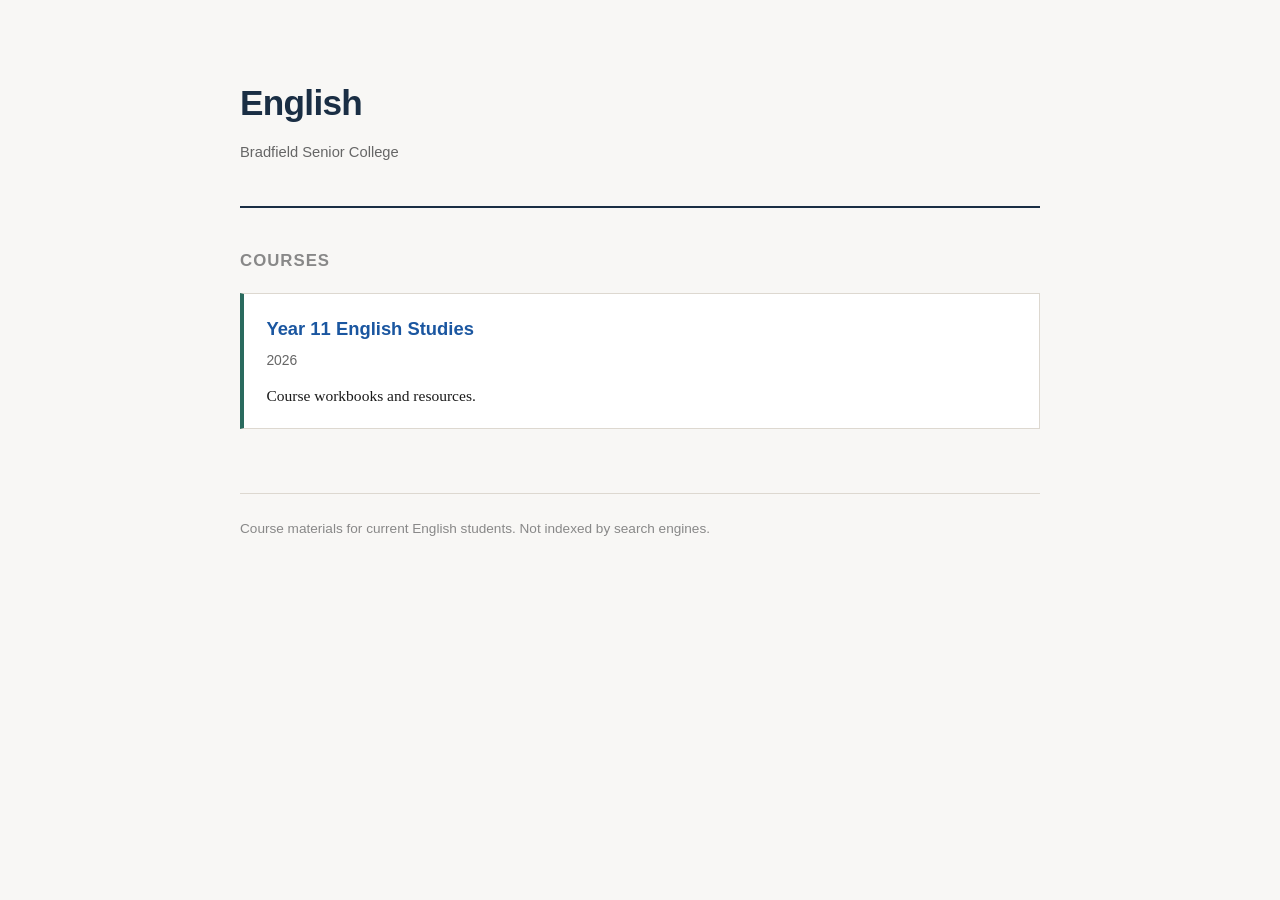
<file: index.html>
<!DOCTYPE html>
<html lang="en">
<head>
<meta charset="UTF-8">
<meta name="viewport" content="width=device-width, initial-scale=1.0">
<meta name="robots" content="noindex, nofollow">
<title>English — Bradfield Senior College</title>
<link rel="stylesheet" href="assets/site.css">
</head>
<body>
<div class="page">

<header>
  <h1>English</h1>
  <p class="meta">Bradfield Senior College</p>
</header>

<h2>Courses</h2>

<a class="card" href="11-english-studies-f081/">
  <span class="card-title">Year 11 English Studies</span>
  <span class="card-meta">2026</span>
  <p class="card-desc">Course workbooks and resources.</p>
</a>

<footer>
  Course materials for current English students. Not indexed by search engines.
</footer>

</div>
</body>
</html>
</file>
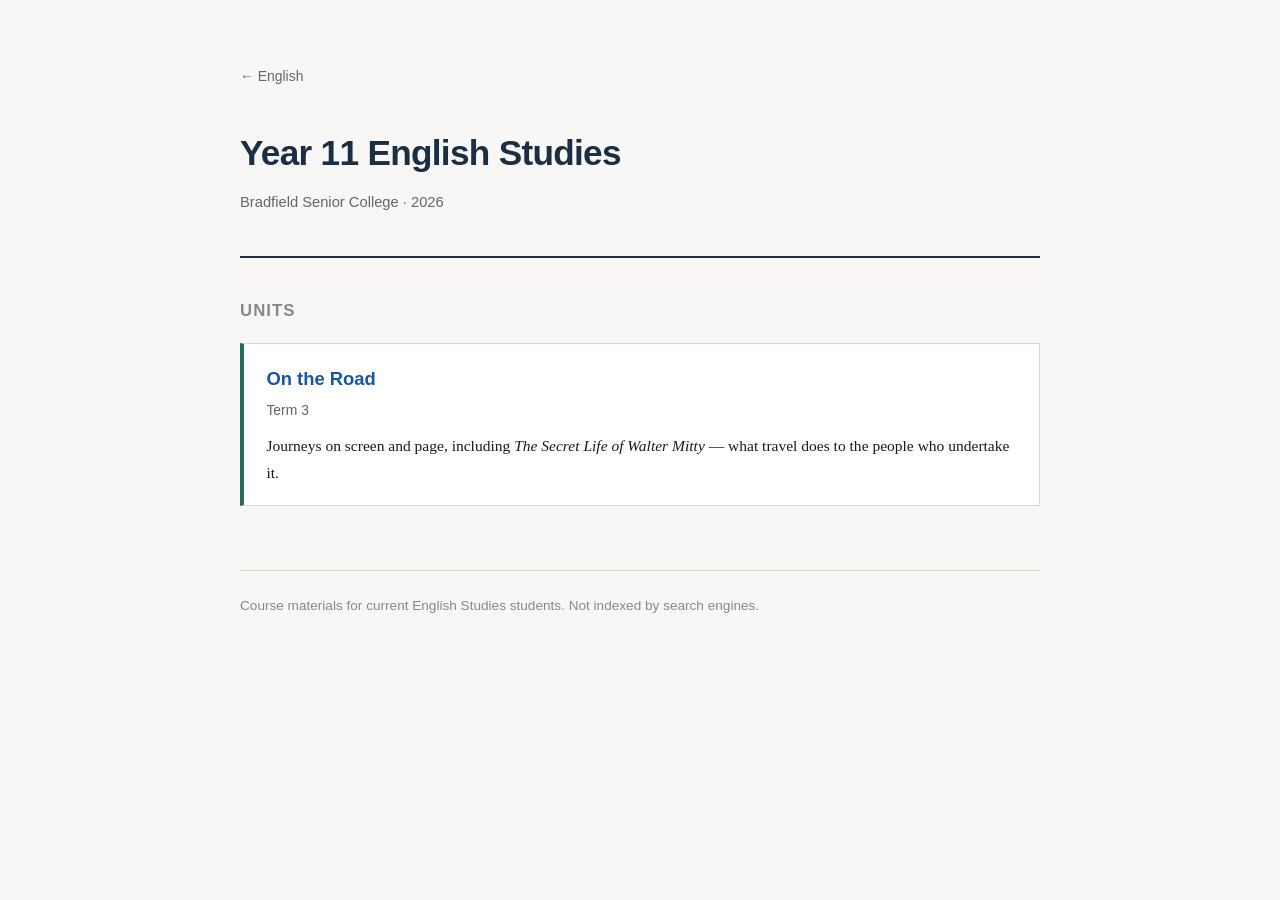
<file: 11-english-studies-f081/index.html>
<!DOCTYPE html>
<html lang="en">
<head>
<meta charset="UTF-8">
<meta name="viewport" content="width=device-width, initial-scale=1.0">
<meta name="robots" content="noindex, nofollow">
<title>Year 11 English Studies — Bradfield Senior College</title>
<link rel="stylesheet" href="../assets/site.css">
</head>
<body>
<div class="page">

<p class="breadcrumb"><a href="../">← English</a></p>

<header>
  <h1>Year 11 English Studies</h1>
  <p class="meta">Bradfield Senior College · 2026</p>
</header>

<h2>Units</h2>

<a class="card" href="on-the-road/">
  <span class="card-title">On the Road</span>
  <span class="card-meta">Term 3</span>
  <p class="card-desc">Journeys on screen and page, including <em>The Secret Life of Walter Mitty</em> — what travel does to the people who undertake it.</p>
</a>

<footer>
  Course materials for current English Studies students. Not indexed by search engines.
</footer>

</div>
</body>
</html>
</file>
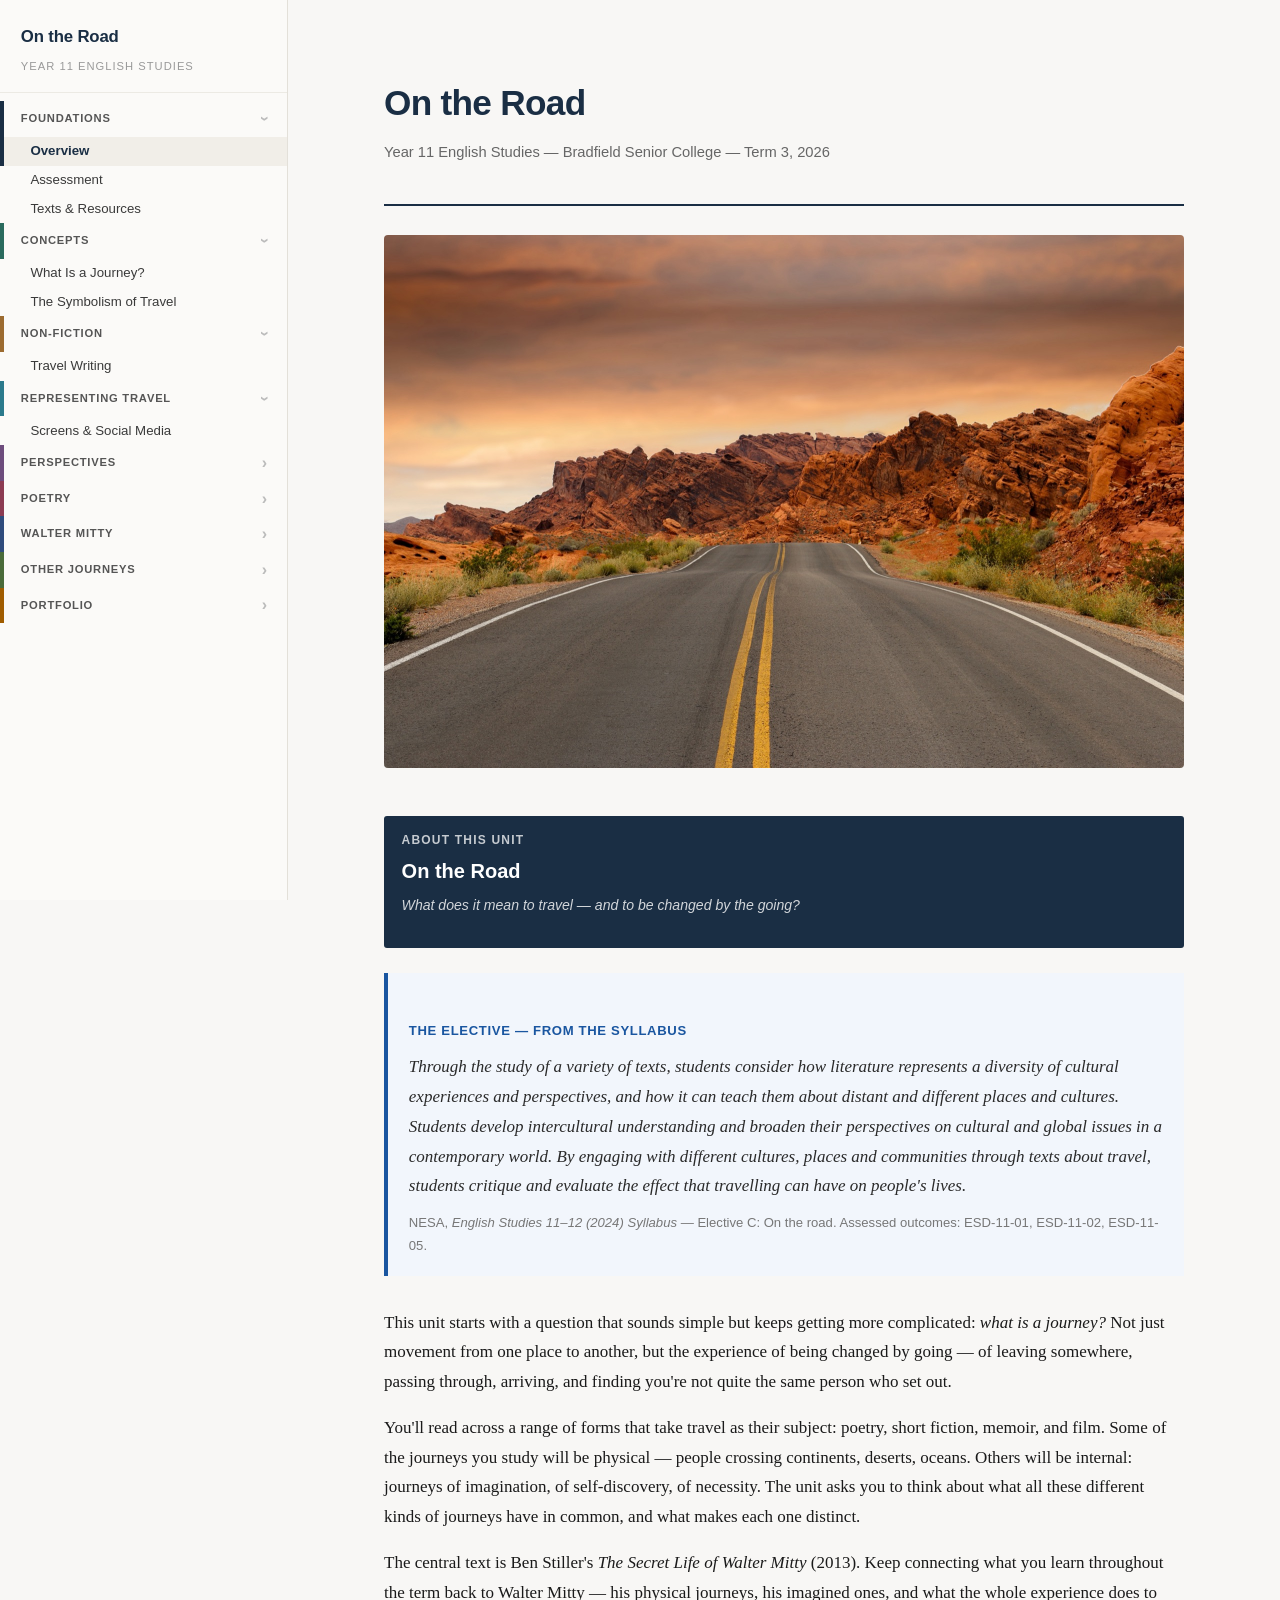
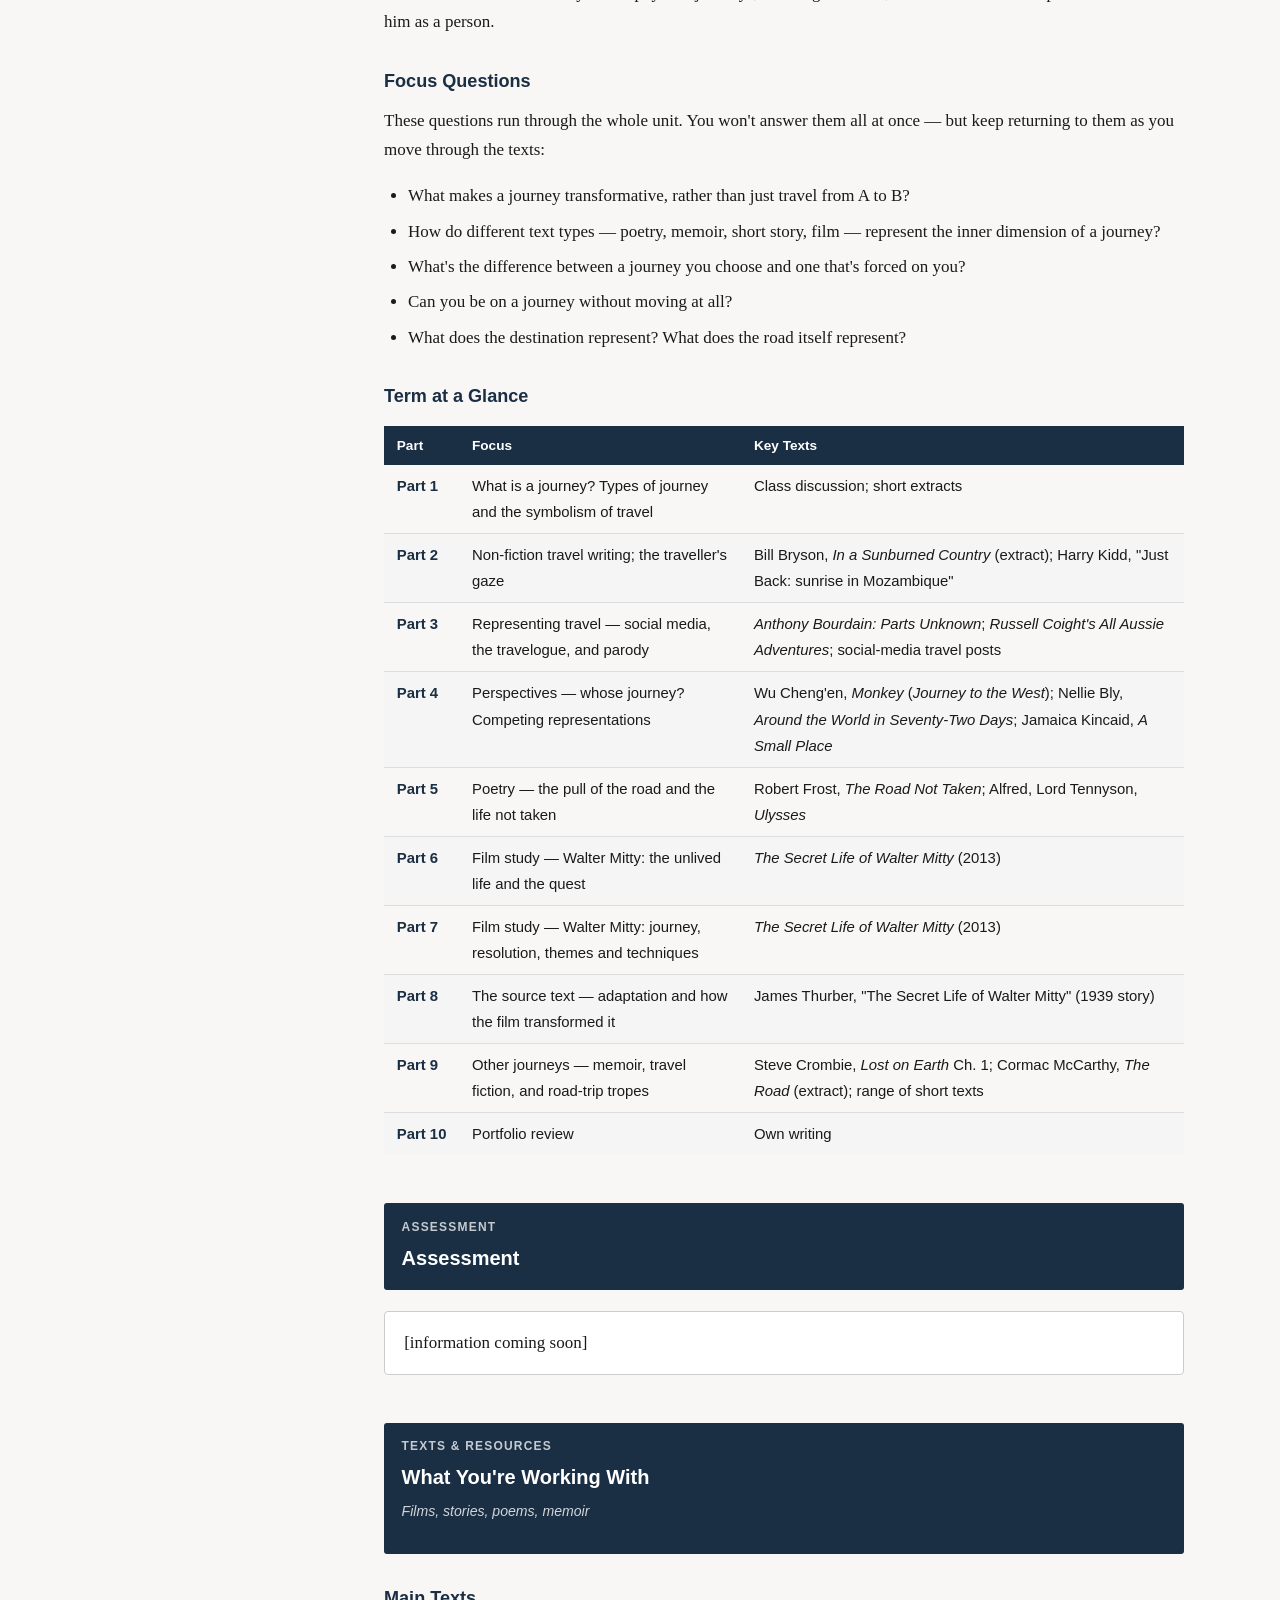
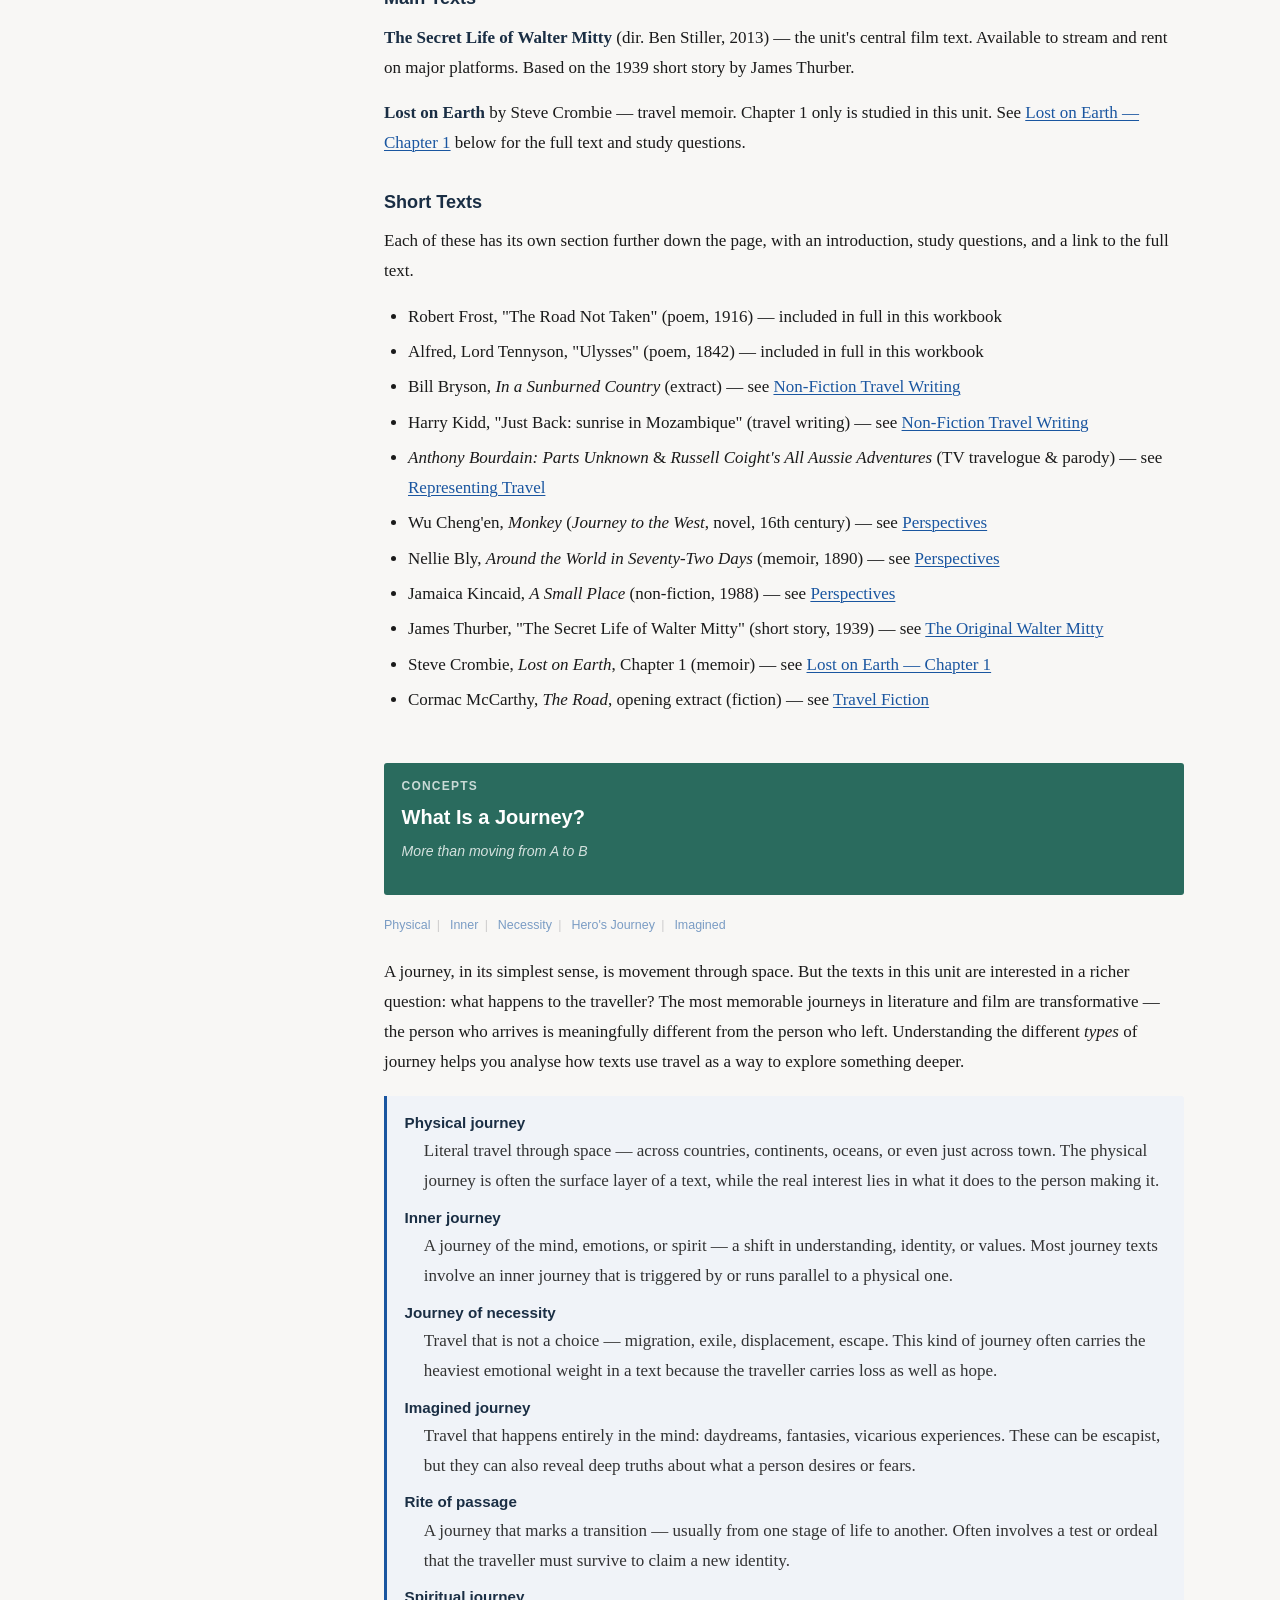
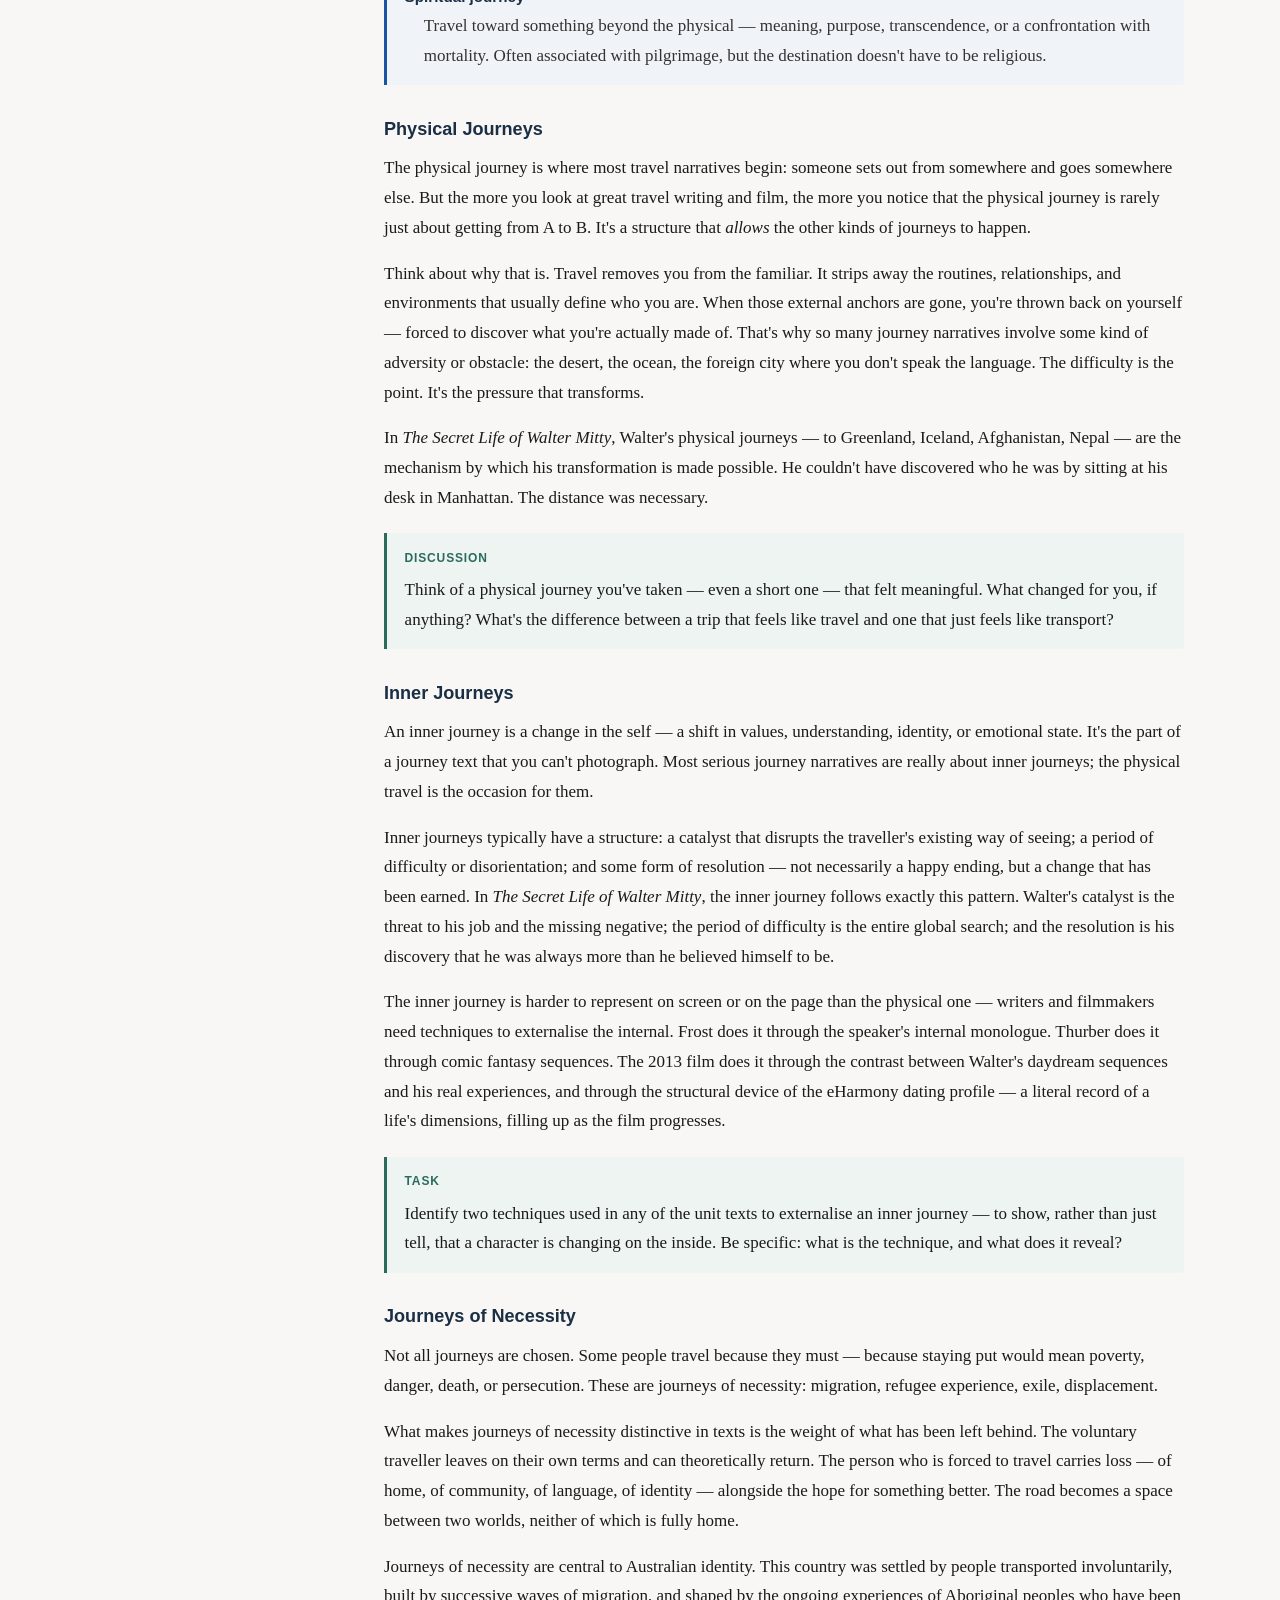
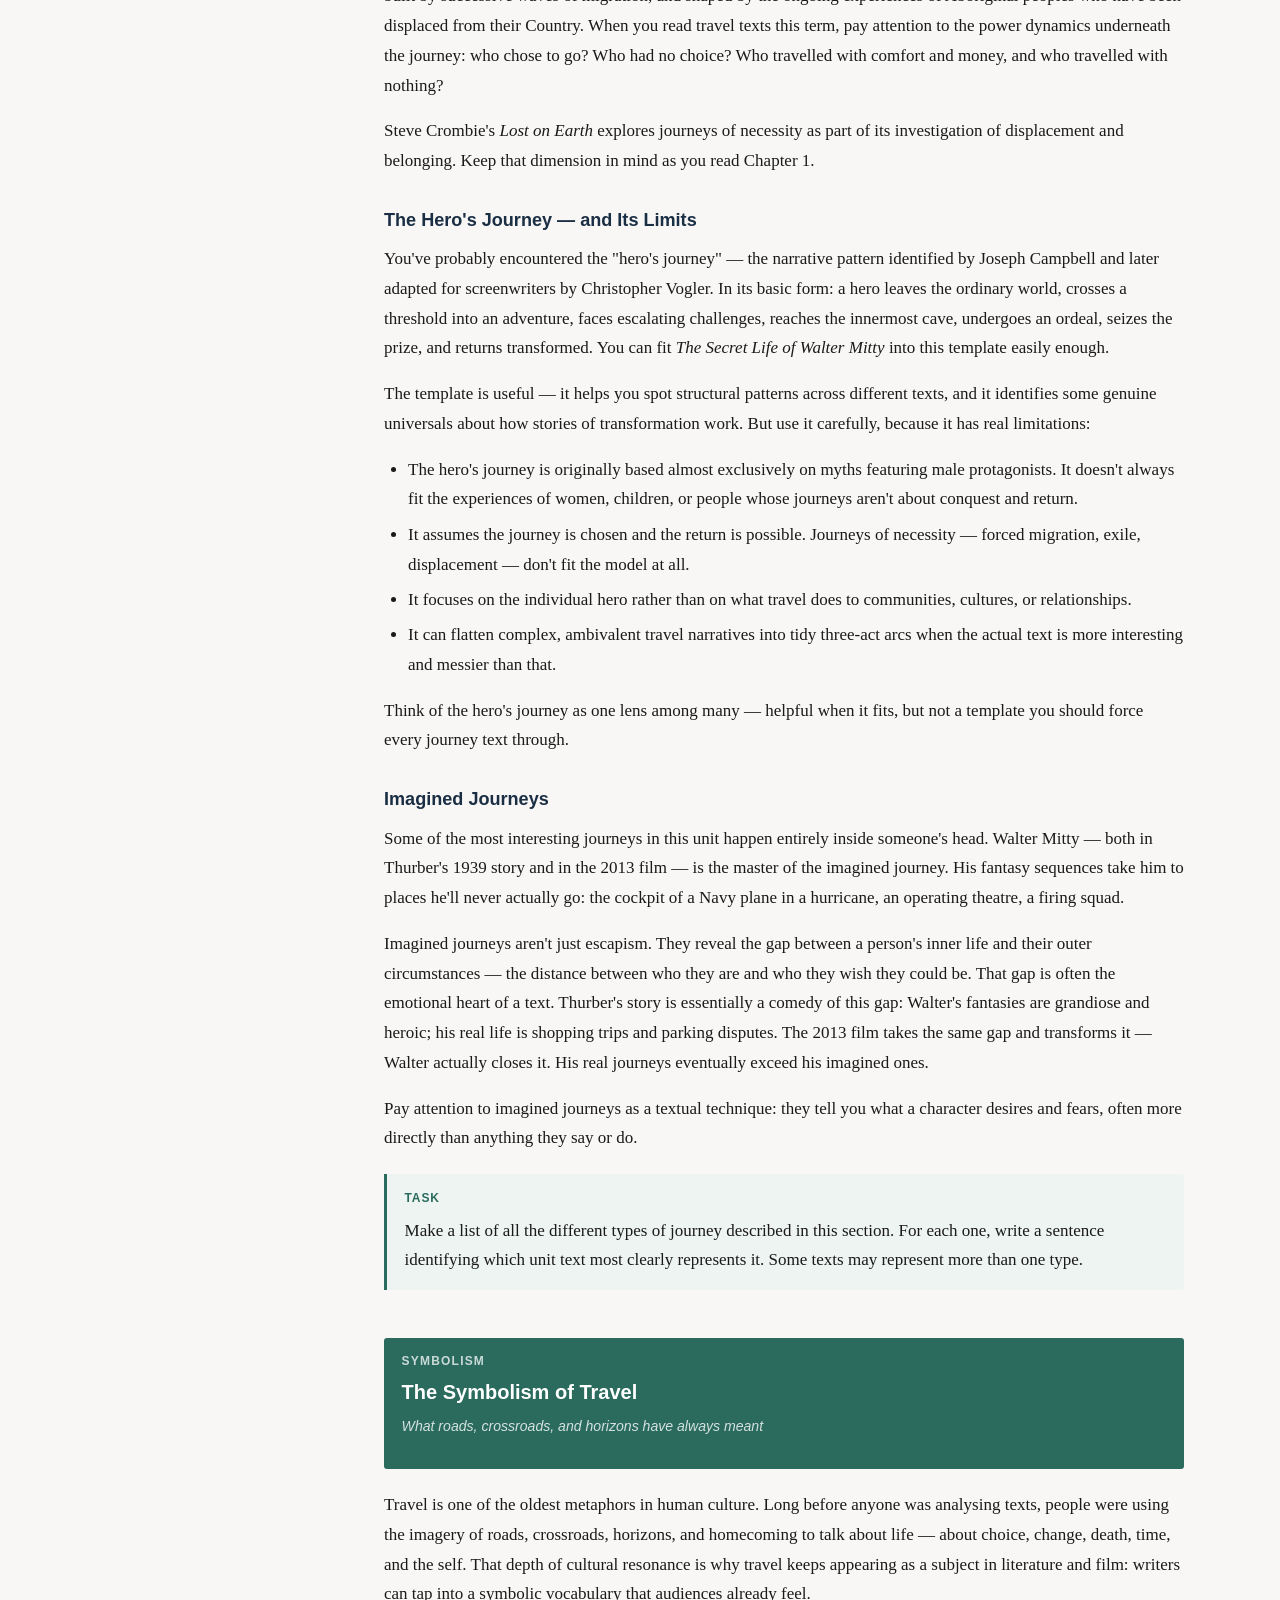
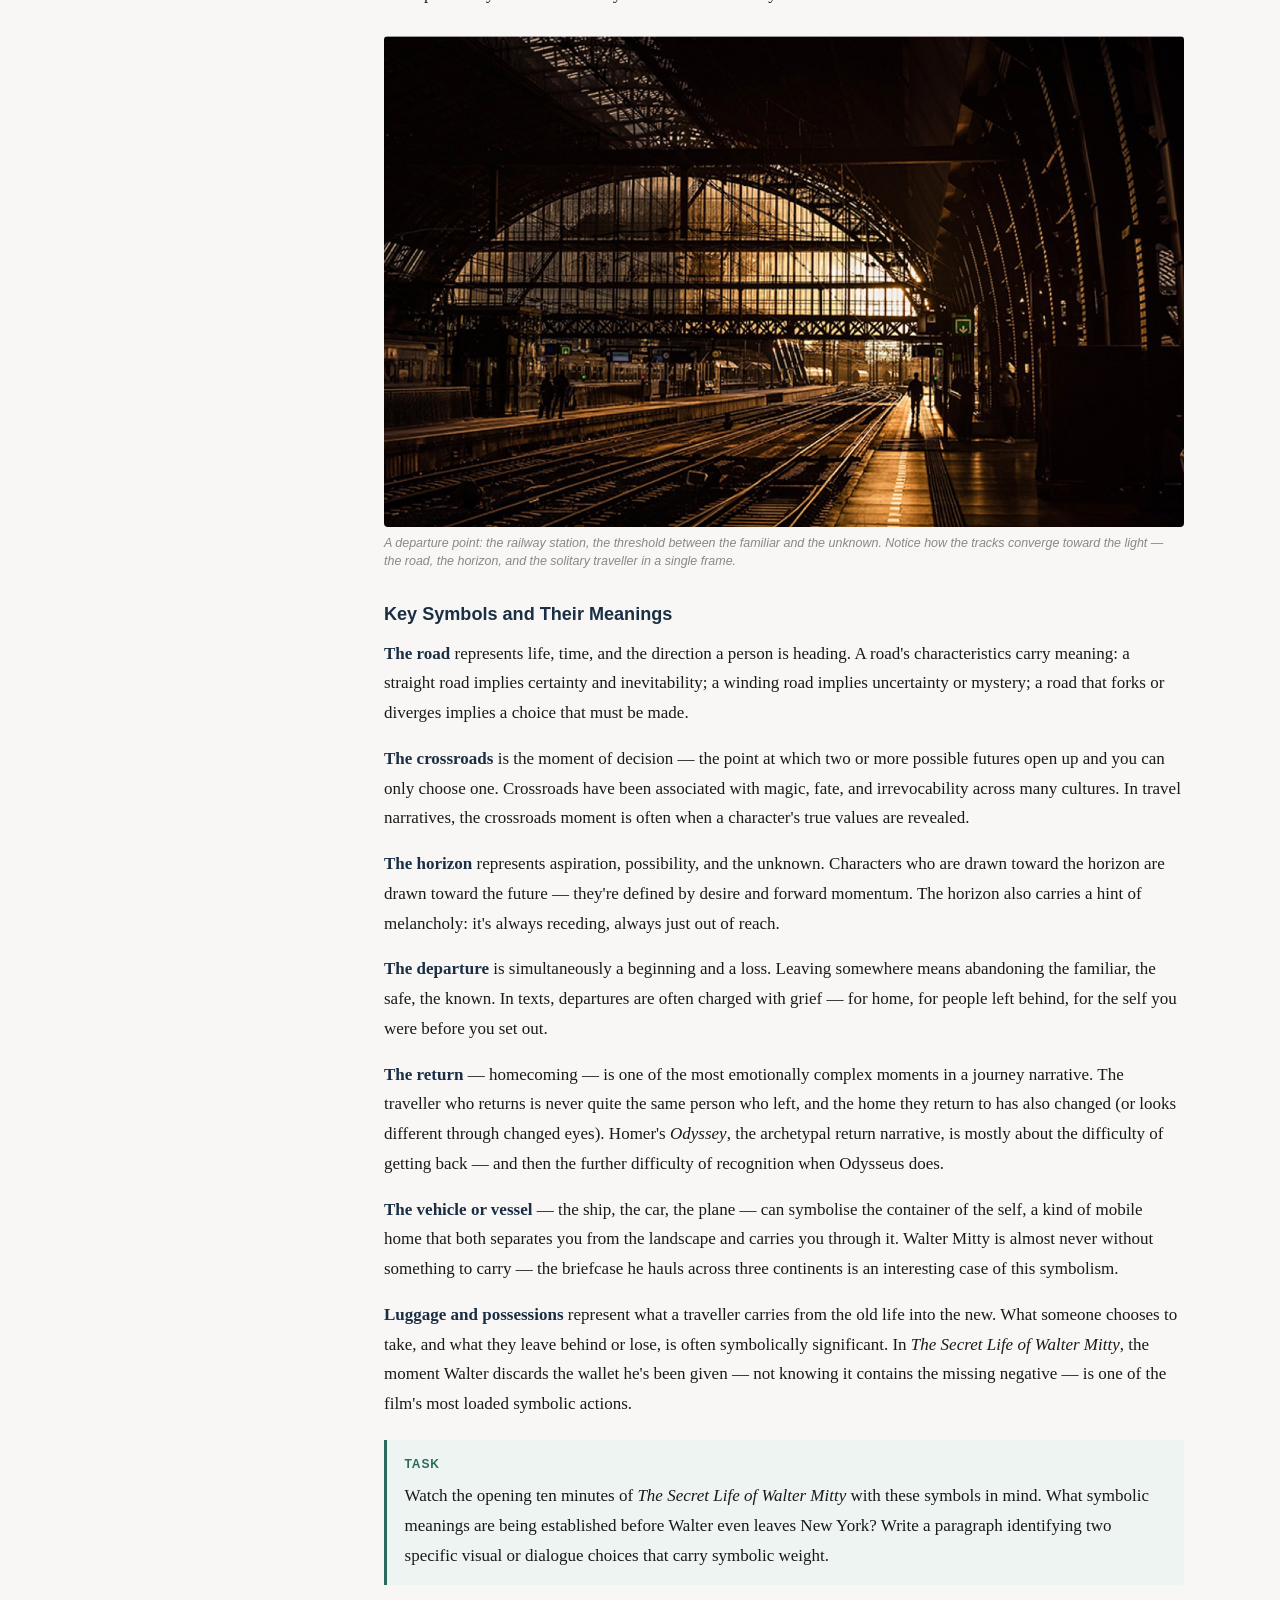
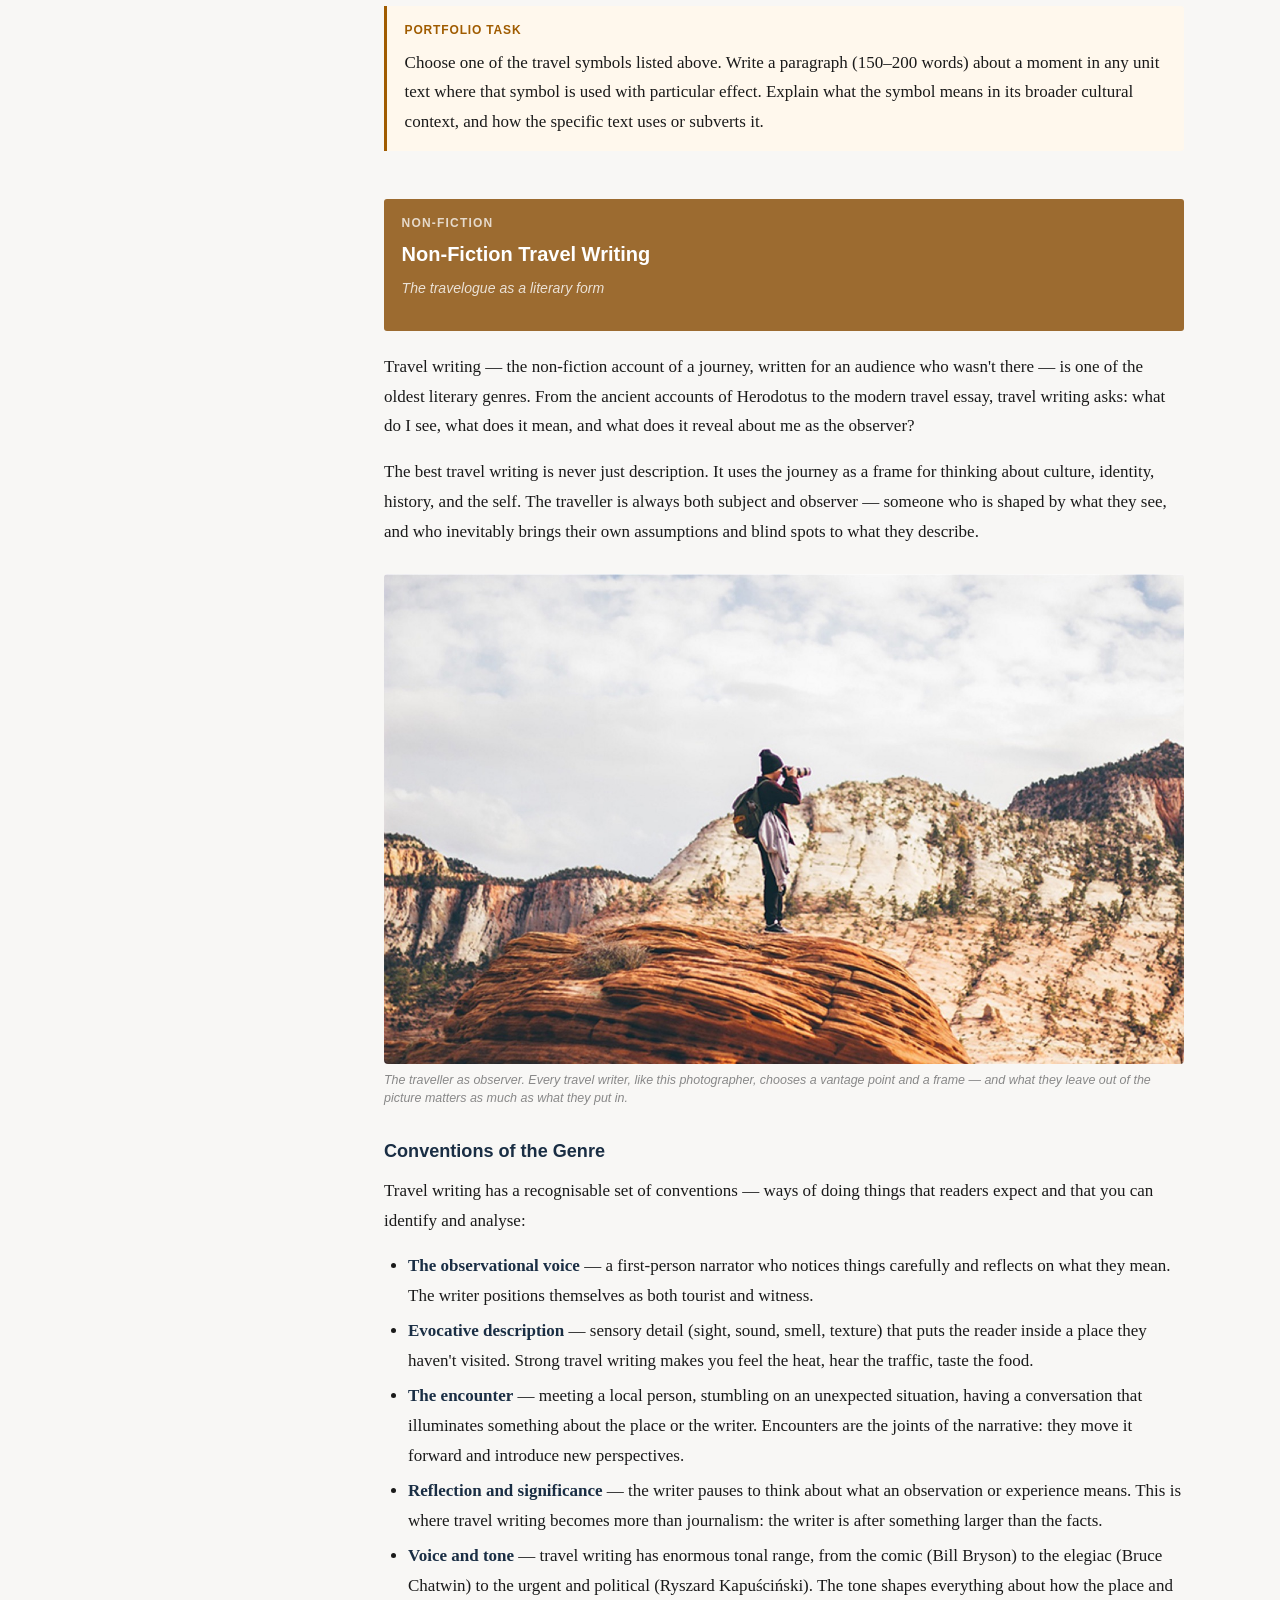
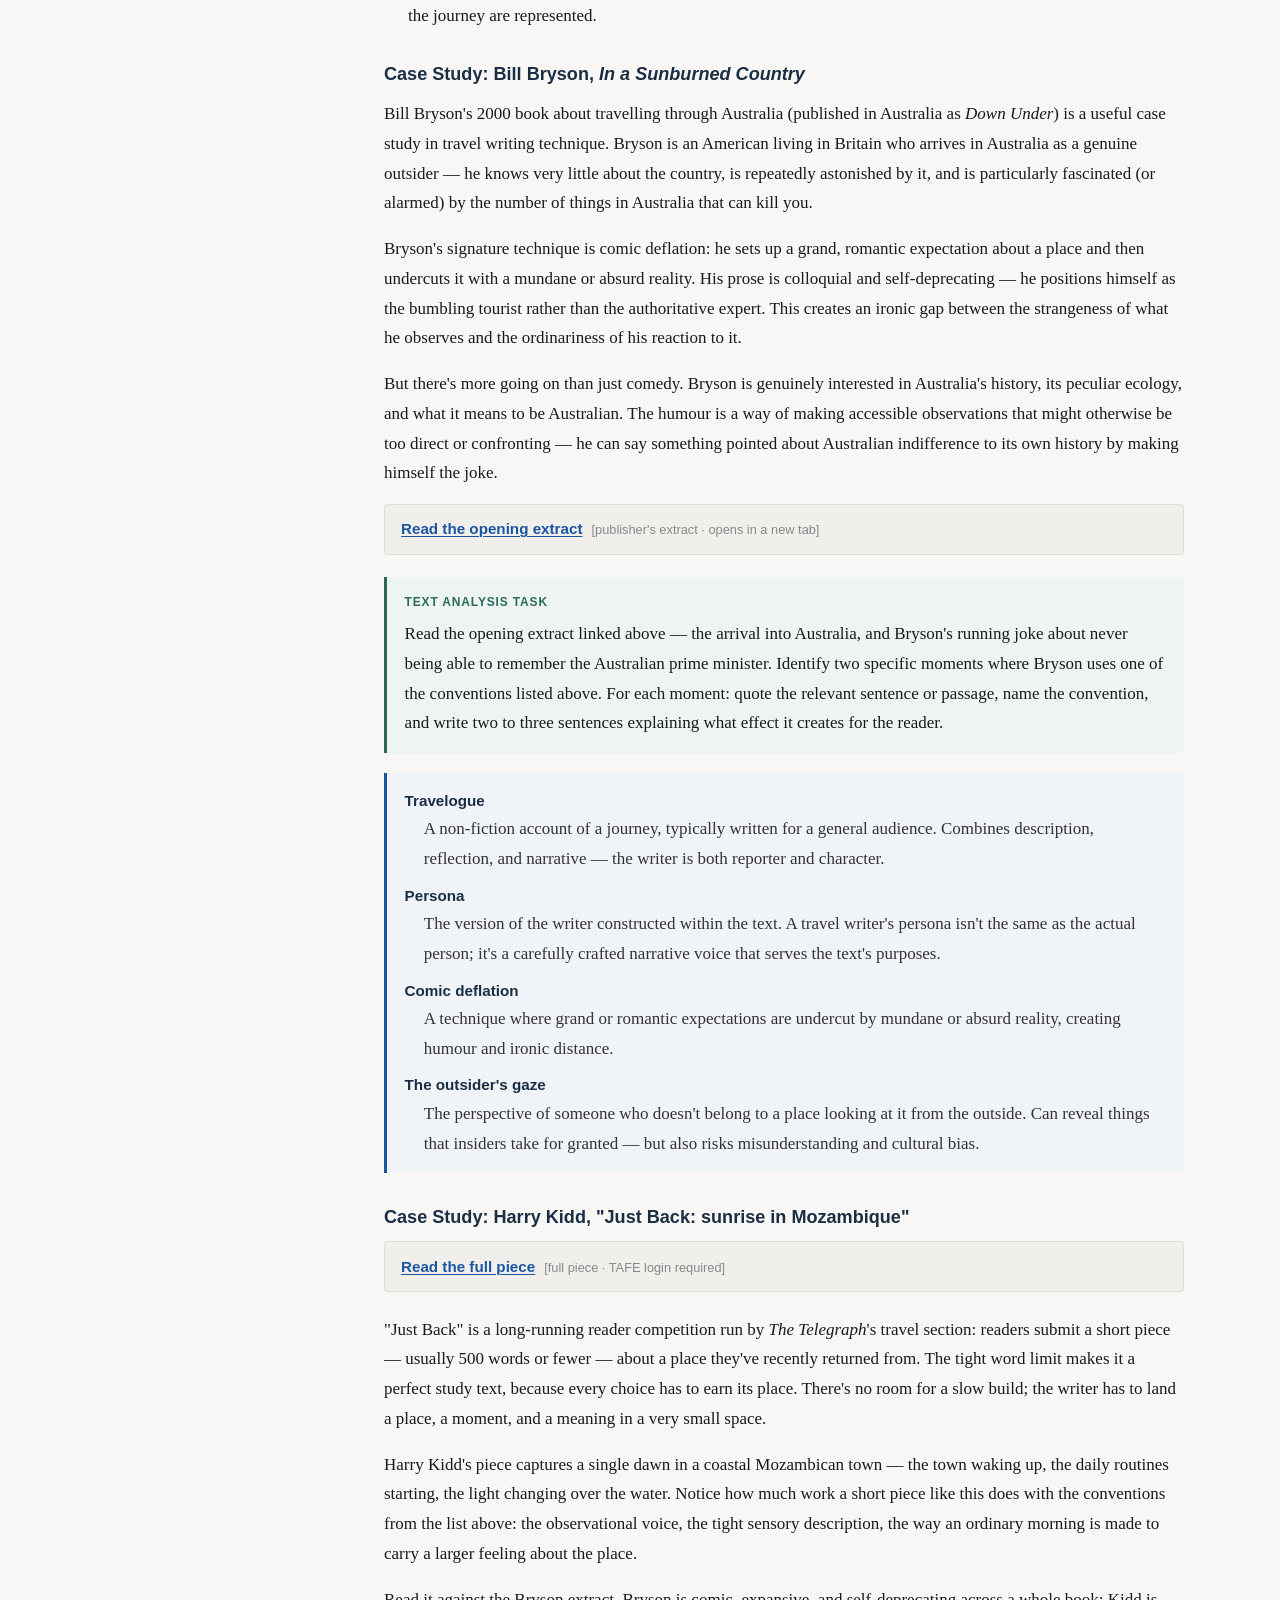
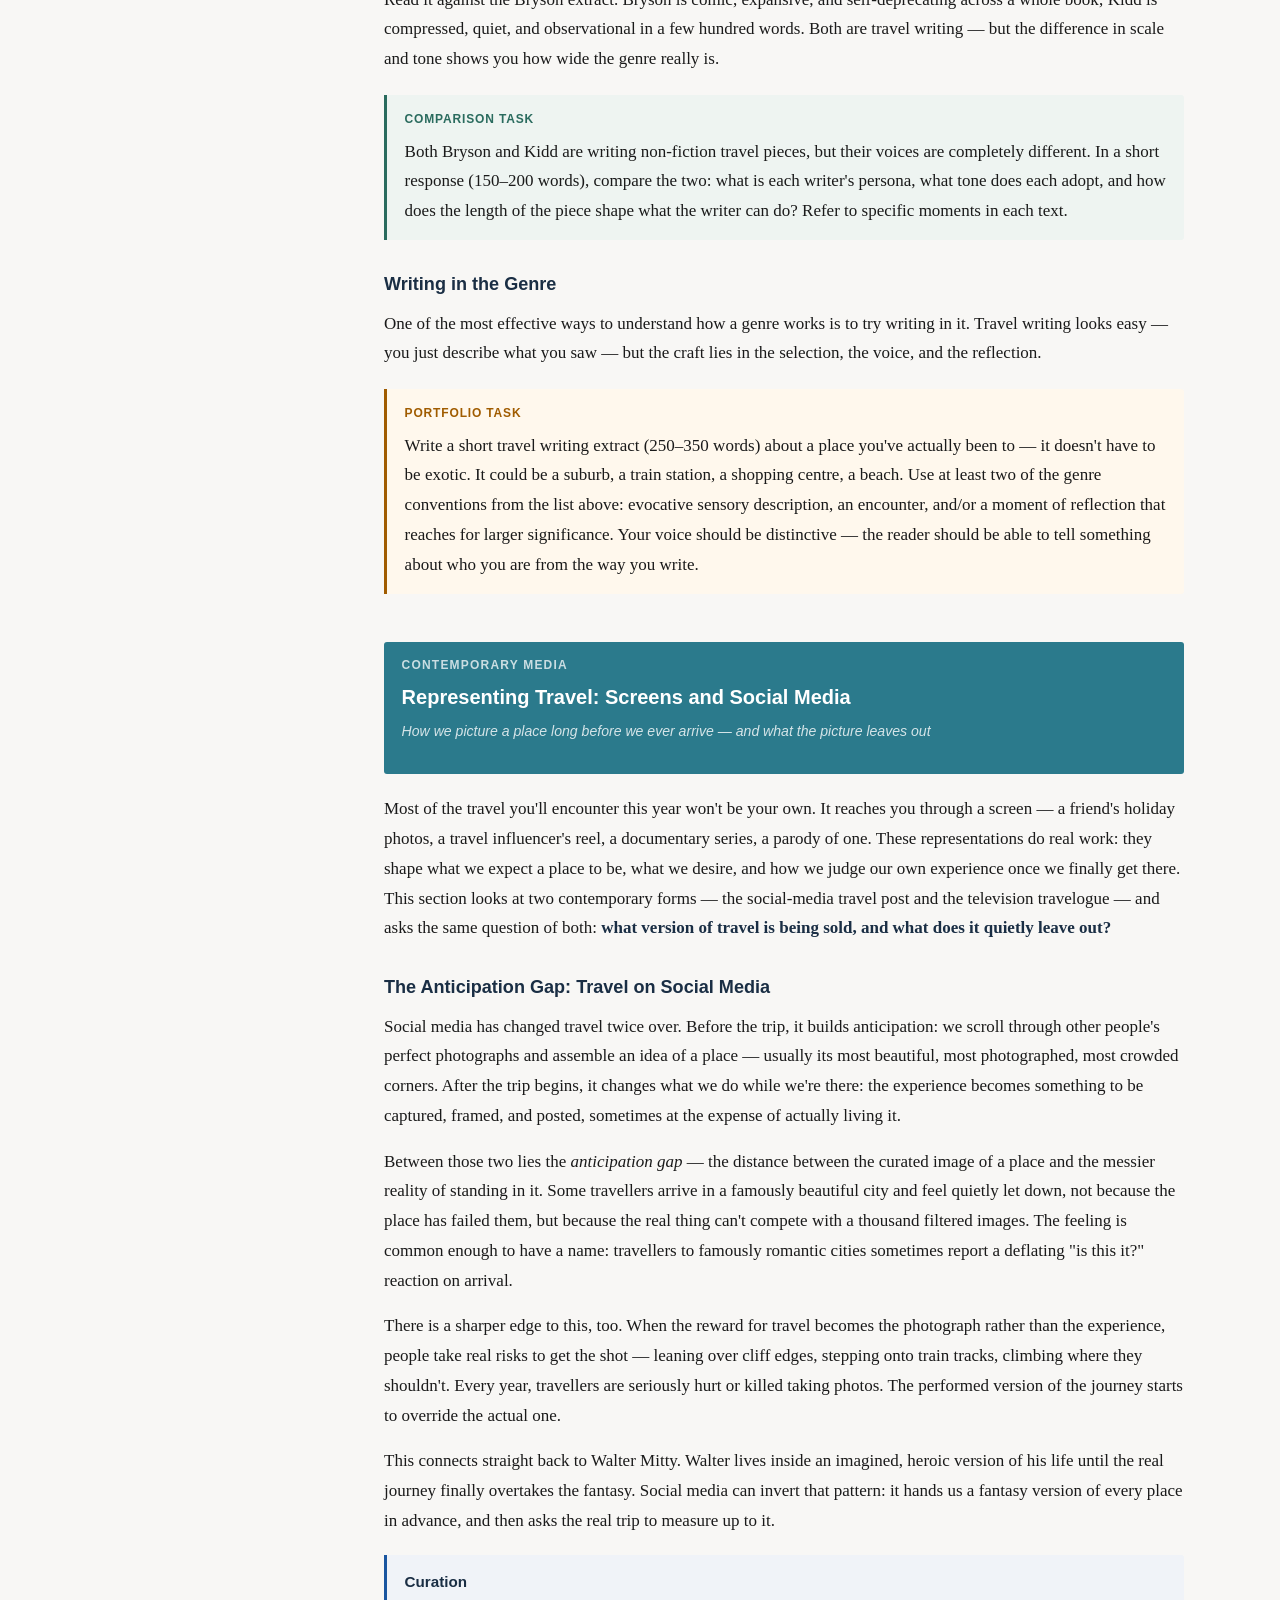
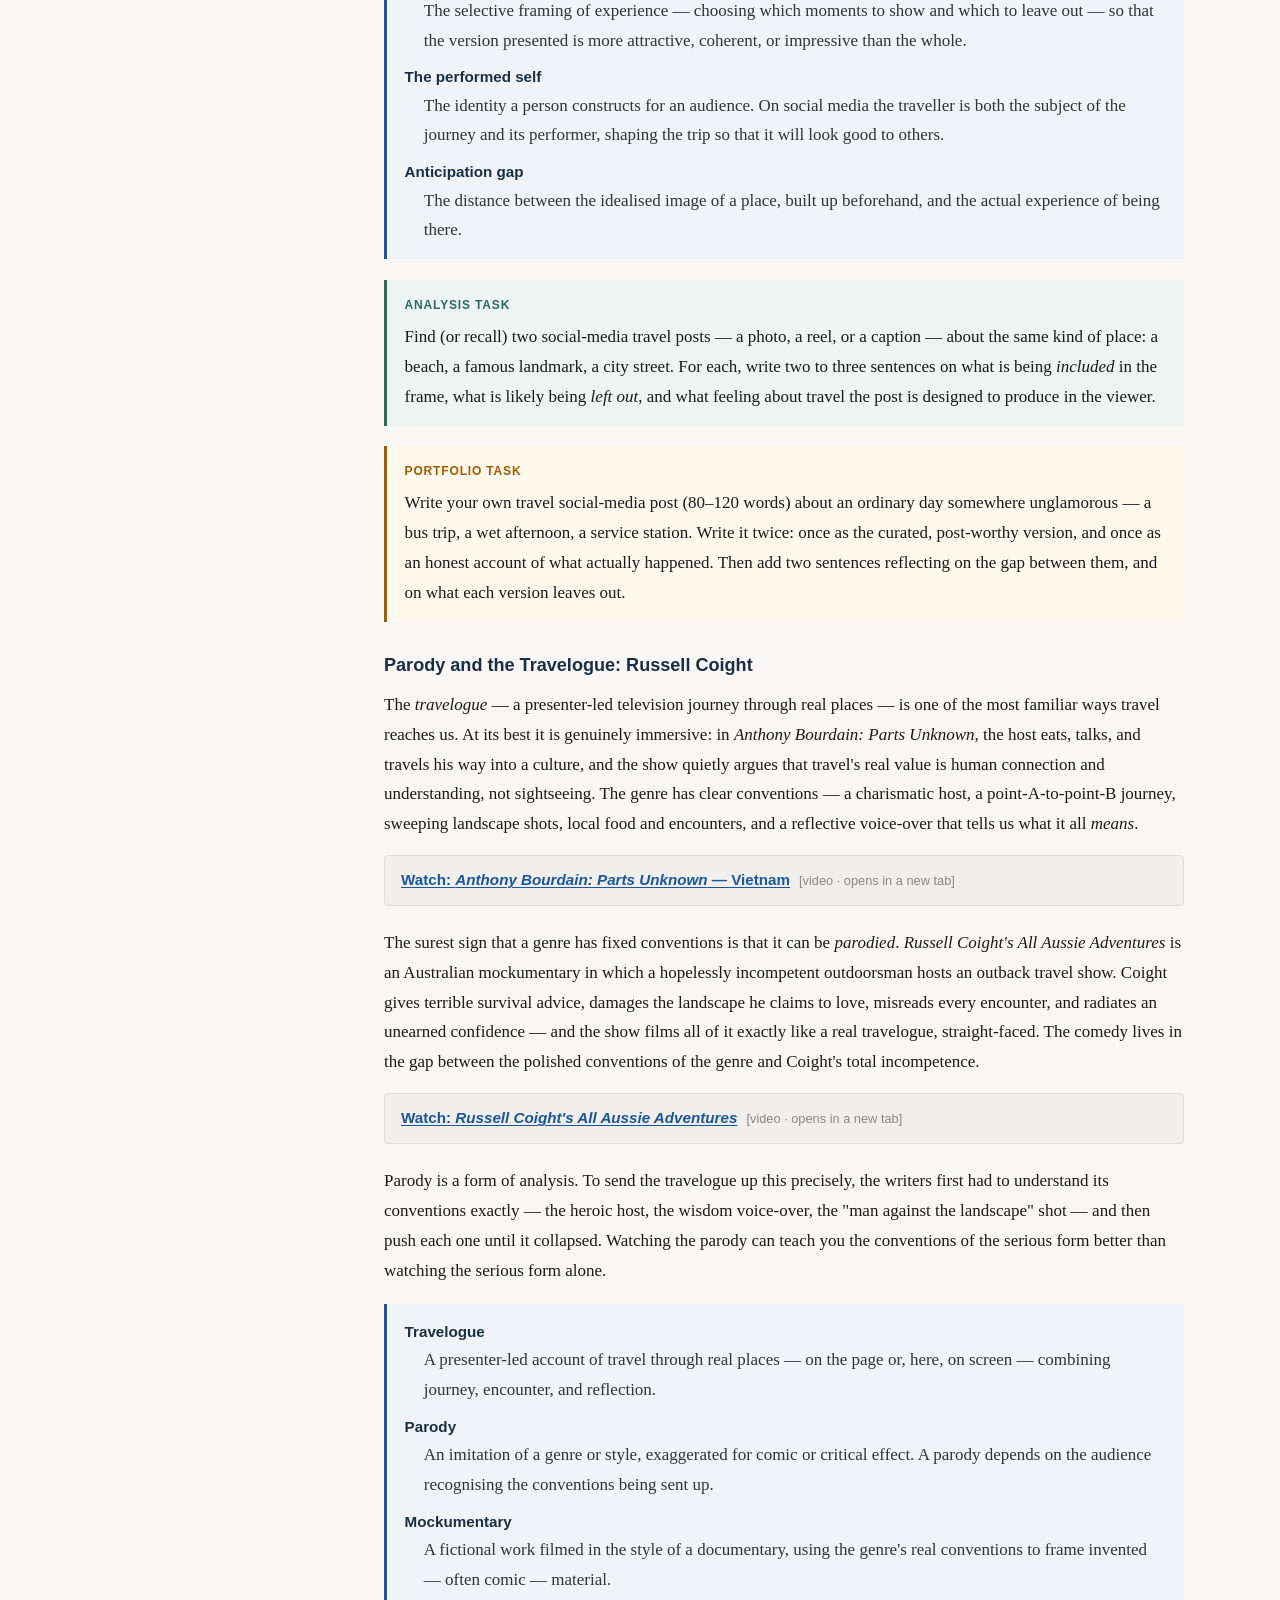
<file: 11-english-studies/on-the-road/index.html>
<!DOCTYPE html>
<html lang="en">
<head>
<meta charset="UTF-8">
<meta name="viewport" content="width=device-width, initial-scale=1.0">
<meta name="robots" content="noindex, nofollow">
<title>On the Road — Year 11 English Studies, Term 3 2026</title>
<style>
*, *::before, *::after { box-sizing: border-box; margin: 0; padding: 0; }

body {
  font-family: Georgia, 'Times New Roman', serif;
  font-size: 17px;
  line-height: 1.75;
  color: #1a1a1a;
  background: #f8f7f5;
  padding: 0 1.2rem;
}

.page {
  max-width: 800px;
  margin: 0 auto;
  padding: 2rem 0 5rem;
}

header {
  border-bottom: 2px solid #1a2e44;
  padding: 2.5rem 0 1.4rem;
  margin-bottom: 1.8rem;
}
header h1 {
  font-family: -apple-system, BlinkMacSystemFont, 'Segoe UI', Helvetica, Arial, sans-serif;
  font-size: 2.2rem;
  font-weight: 700;
  color: #1a2e44;
  letter-spacing: -0.02em;
}
header .meta {
  margin-top: 0.4rem;
  font-family: -apple-system, BlinkMacSystemFont, 'Segoe UI', Helvetica, Arial, sans-serif;
  font-size: 0.92rem;
  color: #666;
}

h2 {
  font-family: -apple-system, BlinkMacSystemFont, 'Segoe UI', Helvetica, Arial, sans-serif;
  font-size: 1.5rem;
  font-weight: 700;
  color: #1a2e44;
  margin-top: 2.8rem;
  margin-bottom: 0.8rem;
  padding-bottom: 0.4rem;
  border-bottom: 1px solid #ccc;
}
h3 {
  font-family: -apple-system, BlinkMacSystemFont, 'Segoe UI', Helvetica, Arial, sans-serif;
  font-size: 1.13rem;
  font-weight: 700;
  color: #1a2e44;
  margin-top: 1.8rem;
  margin-bottom: 0.5rem;
}

.section-block {
  margin-top: 3rem;
}

.week-header {
  background: #1a2e44;
  color: white;
  padding: 0.85rem 1.1rem 0.9rem;
  border-radius: 3px;
  margin-bottom: 1.3rem;
  font-family: -apple-system, BlinkMacSystemFont, 'Segoe UI', Helvetica, Arial, sans-serif;
}
.week-header .week-num {
  font-size: 0.75rem;
  font-weight: 700;
  text-transform: uppercase;
  letter-spacing: 0.1em;
  opacity: 0.75;
  display: block;
  margin-bottom: 0.2rem;
}
.week-header h2 {
  font-size: 1.25rem;
  color: white;
  border: none;
  margin: 0;
  padding: 0;
  font-weight: 700;
}
.week-header .focus {
  font-size: 0.88rem;
  opacity: 0.8;
  margin-top: 0.25rem;
  font-style: italic;
}

p { margin-bottom: 1rem; }

ul, ol {
  margin: 0.4rem 0 1rem 1.5rem;
}
li { margin-bottom: 0.35rem; }

strong { color: #1a2e44; }

a {
  color: #1a56a0;
  text-decoration: underline;
  text-decoration-thickness: 1px;
  text-underline-offset: 2px;
}
a:hover { color: #0c3172; }

.resource-type {
  font-family: -apple-system, BlinkMacSystemFont, 'Segoe UI', Helvetica, Arial, sans-serif;
  font-size: 0.8rem;
  color: #888;
  margin-left: 0.3rem;
}

/* Standard activity/task box — teal */
.task {
  background: #eef4f1;
  border-left: 3px solid #2a6b5e;
  padding: 0.9rem 1.1rem;
  margin: 1.3rem 0;
  border-radius: 0 3px 3px 0;
}
.task-label {
  font-family: -apple-system, BlinkMacSystemFont, 'Segoe UI', Helvetica, Arial, sans-serif;
  font-size: 0.75rem;
  font-weight: 700;
  text-transform: uppercase;
  letter-spacing: 0.07em;
  color: #2a6b5e;
  margin-bottom: 0.4rem;
}
.task p:last-child { margin-bottom: 0; }
.task ul { margin-bottom: 0; }
.task ol { margin-bottom: 0; }

/* Writing portfolio task box — amber */
.portfolio-task {
  background: #fff8ed;
  border-left: 3px solid #a05c00;
  padding: 0.9rem 1.1rem;
  margin: 1.3rem 0;
  border-radius: 0 3px 3px 0;
}
.portfolio-label {
  font-family: -apple-system, BlinkMacSystemFont, 'Segoe UI', Helvetica, Arial, sans-serif;
  font-size: 0.75rem;
  font-weight: 700;
  text-transform: uppercase;
  letter-spacing: 0.07em;
  color: #a05c00;
  margin-bottom: 0.4rem;
}
.portfolio-task p:last-child { margin-bottom: 0; }
.portfolio-task ul { margin-bottom: 0; }

.key-terms {
  background: #f0f3f8;
  border-left: 3px solid #1a56a0;
  padding: 0.9rem 1.1rem;
  margin: 1.2rem 0;
  border-radius: 0 3px 3px 0;
}
.key-terms dl { margin: 0; }
.key-terms dt {
  font-weight: 700;
  color: #1a2e44;
  font-family: -apple-system, BlinkMacSystemFont, 'Segoe UI', Helvetica, Arial, sans-serif;
  font-size: 0.95rem;
}
.key-terms dd {
  margin-left: 1.2rem;
  margin-bottom: 0.55rem;
  color: #333;
}
.key-terms dd:last-child { margin-bottom: 0; }

.assessment-box {
  border: 1px solid #ccc;
  border-radius: 4px;
  padding: 1rem 1.2rem;
  margin: 1rem 0;
  background: #fff;
}
.assessment-box h3 {
  margin-top: 0;
  font-size: 1.05rem;
}
.assessment-box .assess-meta {
  font-family: -apple-system, BlinkMacSystemFont, 'Segoe UI', Helvetica, Arial, sans-serif;
  font-size: 0.84rem;
  color: #777;
  margin-bottom: 0.6rem;
}
.assessment-box p:last-child { margin-bottom: 0; }
.assessment-box ul { margin-bottom: 0.5rem; }

.rubric {
  border-left: 4px solid #1a56a0;
  background: #f2f6fc;
  padding: 1.1rem 1.3rem;
  margin: 1.6rem 0 2rem;
}
.rubric h3 {
  font-family: -apple-system, BlinkMacSystemFont, 'Segoe UI', Helvetica, Arial, sans-serif;
  font-size: 0.82rem;
  font-weight: 700;
  text-transform: uppercase;
  letter-spacing: 0.05em;
  color: #1a56a0;
  margin-bottom: 0.6rem;
}
.rubric blockquote {
  margin: 0;
  font-style: italic;
  color: #2a2a2a;
}
.rubric .rubric-source {
  font-family: -apple-system, BlinkMacSystemFont, 'Segoe UI', Helvetica, Arial, sans-serif;
  font-size: 0.82rem;
  color: #777;
  margin-top: 0.7rem;
  font-style: normal;
}
.rubric p:last-child { margin-bottom: 0; }

.read-full {
  font-family: -apple-system, BlinkMacSystemFont, 'Segoe UI', Helvetica, Arial, sans-serif;
  font-size: 0.95rem;
  background: #f0efec;
  border: 1px solid #e0ddd6;
  border-radius: 4px;
  padding: 0.7rem 1rem;
  margin: 0.4rem 0 1.4rem;
}
.read-full a { font-weight: 700; }

.pull-quote {
  border-left: 4px solid #2a6b5e;
  padding: 0.3rem 0 0.3rem 1.1rem;
  margin: 1.1rem 0;
  font-style: italic;
  color: #333;
}

/* Bridging narration between selected chapters of a longer text */
.bridge {
  font-size: 0.95rem;
  background: #faf7f1;
  border: 1px dashed #d6c7a8;
  border-radius: 4px;
  padding: 0.75rem 1rem;
  margin: 1.5rem 0 1rem;
  color: #574f3f;
}
.bridge .bridge-label {
  font-family: -apple-system, BlinkMacSystemFont, 'Segoe UI', Helvetica, Arial, sans-serif;
  font-size: 0.72rem;
  font-weight: 700;
  text-transform: uppercase;
  letter-spacing: 0.07em;
  color: #a07d34;
  margin-bottom: 0.3rem;
}
.bridge p:last-child { margin-bottom: 0; }

/* Chapter sub-heading within a study section */
h4.chapter-head {
  font-family: -apple-system, BlinkMacSystemFont, 'Segoe UI', Helvetica, Arial, sans-serif;
  font-size: 1.05rem;
  color: #1a2e44;
  margin: 1.7rem 0 0.5rem;
}

/* Quick-link bar under section headers */
.week-links {
  font-family: -apple-system, BlinkMacSystemFont, 'Segoe UI', Helvetica, Arial, sans-serif;
  font-size: 0.78rem;
  color: #999;
  margin-bottom: 1.3rem;
  line-height: 1.7;
}
.week-links a {
  color: #7a9cc4;
  text-decoration: none;
}
.week-links a:hover { text-decoration: underline; }
.week-links .sep { color: #ccc; margin: 0 0.4rem; }

/* Poetry / quoted text */
.poem {
  font-family: Georgia, serif;
  font-style: italic;
  border-left: 3px solid #bbb;
  padding: 0.8rem 1.2rem;
  margin: 1rem 0;
  color: #333;
  line-height: 1.65;
  white-space: pre-line;
  background: #faf9f7;
}
.poem .attribution {
  font-style: normal;
  font-size: 0.88rem;
  color: #777;
  margin-top: 0.6rem;
  display: block;
}

table {
  border-collapse: collapse;
  width: 100%;
  margin: 0.8rem 0 1.2rem;
  font-size: 0.93rem;
  font-family: -apple-system, BlinkMacSystemFont, 'Segoe UI', Helvetica, Arial, sans-serif;
}
th {
  background: #1a2e44;
  color: white;
  text-align: left;
  padding: 0.5rem 0.8rem;
  font-weight: 600;
  font-size: 0.85rem;
}
td {
  padding: 0.5rem 0.8rem;
  border-bottom: 1px solid #ddd;
  vertical-align: top;
}
tr:last-child td { border-bottom: none; }
tr:nth-child(even) td { background: #f5f5f5; }
.week-table td:first-child {
  font-weight: 600;
  color: #1a2e44;
  white-space: nowrap;
}

hr {
  border: none;
  border-top: 1px solid #ddd;
  margin: 2.5rem 0;
}

/* ─── SIDEBAR NAVIGATION ───────────────────────────────── */
:root {
  --sb-w: 288px;
  --c-foundations:  #1a2e44;
  --c-concepts:     #2a6b5e;
  --c-nonfiction:   #9c6b30;
  --c-media:        #2b7a8c;
  --c-perspectives: #6d4c7d;
  --c-poetry:       #8c3b52;
  --c-mitty:        #2f4b7c;
  --c-other:        #4a6b3a;
  --c-portfolio:    #a05c00;
}

.sidebar {
  position: fixed;
  top: 0; left: 0;
  width: var(--sb-w);
  height: 100vh;
  overflow-y: auto;
  background: #fbfaf8;
  border-right: 1px solid #e3e0d9;
  font-family: -apple-system, BlinkMacSystemFont, 'Segoe UI', Helvetica, Arial, sans-serif;
  padding: 1.4rem 0 3rem;
  z-index: 40;
}
.sidebar .sb-head {
  padding: 0 1.3rem 1rem;
  border-bottom: 1px solid #eceae4;
  margin-bottom: 0.5rem;
}
.sidebar .sb-title {
  font-size: 1.05rem; font-weight: 700; color: #1a2e44; letter-spacing: -0.01em;
}
.sidebar .sb-sub {
  font-size: 0.7rem; color: #999; text-transform: uppercase;
  letter-spacing: 0.09em; margin-top: 0.3rem;
}

.nav-group { --c: #888; }
.nav-group > summary {
  list-style: none;
  cursor: pointer;
  padding: 0.5rem 1.2rem 0.5rem 1.05rem;
  font-size: 0.7rem;
  font-weight: 700;
  text-transform: uppercase;
  letter-spacing: 0.07em;
  color: #555;
  border-left: 4px solid var(--c);
  display: flex;
  align-items: center;
  justify-content: space-between;
  user-select: none;
}
.nav-group > summary::-webkit-details-marker { display: none; }
.nav-group > summary::after {
  content: "\203A";
  font-size: 1rem;
  line-height: 1;
  color: #bbb;
  transition: transform 0.15s ease;
}
.nav-group[open] > summary::after { transform: rotate(90deg); }
.nav-group > summary:hover { background: #f2efe9; color: var(--c); }

.nav-group a {
  display: block;
  padding: 0.34rem 1.2rem 0.34rem 1.65rem;
  font-size: 0.83rem;
  line-height: 1.35;
  color: #3a3a3a;
  text-decoration: none;
  border-left: 4px solid transparent;
}
.nav-group a:hover { background: #f2efe9; color: var(--c); }
.nav-group a.active {
  color: var(--c);
  font-weight: 700;
  border-left-color: var(--c);
  background: #f1eee8;
}

.nav-group[data-group="foundations"]  { --c: var(--c-foundations); }
.nav-group[data-group="concepts"]     { --c: var(--c-concepts); }
.nav-group[data-group="nonfiction"]   { --c: var(--c-nonfiction); }
.nav-group[data-group="media"]        { --c: var(--c-media); }
.nav-group[data-group="perspectives"] { --c: var(--c-perspectives); }
.nav-group[data-group="poetry"]       { --c: var(--c-poetry); }
.nav-group[data-group="mitty"]        { --c: var(--c-mitty); }
.nav-group[data-group="other"]        { --c: var(--c-other); }
.nav-group[data-group="portfolio"]    { --c: var(--c-portfolio); }

/* Per-group colour on each section's header bar */
#overview .week-header,
#assessments .week-header,
#resources .week-header       { background: var(--c-foundations); }
#journey-types .week-header,
#symbolism .week-header       { background: var(--c-concepts); }
#nonfiction .week-header      { background: var(--c-nonfiction); }
#representation .week-header  { background: var(--c-media); }
#perspectives .week-header    { background: var(--c-perspectives); }
#road-not-taken .week-header,
#ulysses .week-header         { background: var(--c-poetry); }
#walter-mitty .week-header,
#mitty-unlived .week-header,
#mitty-quest .week-header,
#mitty-greenland .week-header,
#mitty-journey .week-header,
#mitty-real-life .week-header,
#mitty-quintessence .week-header,
#mitty-themes .week-header,
#thurber .week-header         { background: var(--c-mitty); }
#lost-on-earth .week-header,
#travel-fiction .week-header,
#road-trip-tropes .week-header{ background: var(--c-other); }
#portfolio .week-header       { background: var(--c-portfolio); }

.section-block { scroll-margin-top: 1.5rem; }

/* Illustrative imagery */
figure.masthead {
  margin: 0 0 2.6rem;
}
figure.masthead img {
  width: 100%;
  height: auto;
  display: block;
  border-radius: 4px;
}
figure.unit-figure {
  margin: 1.7rem 0;
}
figure.unit-figure img {
  width: 100%;
  height: auto;
  display: block;
  border-radius: 4px;
}
figure.unit-figure.narrow {
  max-width: 480px;
}
figure figcaption {
  font-family: -apple-system, BlinkMacSystemFont, 'Segoe UI', Helvetica, Arial, sans-serif;
  font-size: 0.78rem;
  color: #888;
  font-style: italic;
  margin-top: 0.5rem;
  line-height: 1.4;
}

/* Mobile top bar + drawer scrim (hidden on desktop) */
.mobilebar {
  display: none;
  position: sticky;
  top: 0;
  z-index: 50;
  background: #1a2e44;
  color: #fff;
  align-items: center;
  gap: 0.6rem;
  padding: 0.55rem 0.9rem;
  margin: 0 -1.2rem 1rem;
  font-family: -apple-system, BlinkMacSystemFont, 'Segoe UI', Helvetica, Arial, sans-serif;
}
.mobilebar .hamburger {
  background: none; border: none; color: #fff;
  font-size: 1.4rem; line-height: 1; cursor: pointer; padding: 0.1rem 0.4rem;
}
.mobilebar .mb-title { font-weight: 700; font-size: 1rem; }
.scrim {
  display: none;
  position: fixed; inset: 0;
  background: rgba(0,0,0,0.4);
  z-index: 39;
}

@media (min-width: 1001px) {
  body { padding-left: calc(var(--sb-w) + 1.2rem); }
}
@media (max-width: 1000px) {
  .sidebar {
    transform: translateX(-100%);
    transition: transform 0.22s ease;
    box-shadow: 2px 0 14px rgba(0,0,0,0.18);
  }
  body.nav-open .sidebar { transform: translateX(0); }
  body.nav-open .scrim { display: block; }
  .mobilebar { display: flex; }
  .section-block { scroll-margin-top: 3.6rem; }
}

@media (max-width: 600px) {
  body { font-size: 16px; }
  header h1 { font-size: 1.7rem; }
  .week-header h2 { font-size: 1.1rem; }
}

/* ─── PRINT STYLES ─────────────────────────────────────── */
@media print {
  @page {
    size: A4 portrait;
    margin: 20mm;
  }

  body {
    font-size: 11pt;
    background: white;
    color: #000;
    padding: 0;
    padding-left: 0 !important;
  }

  .page {
    max-width: 100%;
    padding: 0;
  }

  nav { display: none; }
  .sidebar, .mobilebar, .scrim { display: none !important; }
  figure.masthead, figure.unit-figure { display: none; }

  header {
    border-bottom: 1.5pt solid #1a2e44;
    padding-bottom: 6pt;
    margin-bottom: 12pt;
  }
  header .meta { color: #555; }

  /* Every major section starts on a new page */
  .section-block {
    break-before: page;
    page-break-before: always;
  }

  /* Every named subsection (h3) also starts on a new page */
  h3.subsection {
    break-before: page;
    page-break-before: always;
  }

  /* Preserve background colours for callout boxes */
  .week-header,
  .task,
  .portfolio-task,
  .key-terms,
  .poem {
    -webkit-print-color-adjust: exact;
    print-color-adjust: exact;
  }

  .week-header {
    background: #1a2e44 !important;
    color: white !important;
  }

  /* Don't orphan headings */
  h2, h3 { break-after: avoid; page-break-after: avoid; }
  .task, .portfolio-task, .key-terms, .assessment-box {
    break-inside: avoid;
    page-break-inside: avoid;
  }

  a { color: #000; text-decoration: none; }
  a[href]::after { content: " (" attr(href) ")"; font-size: 8pt; color: #555; }
  /* suppress printed URLs for nav links and resource-type spans */
  nav a[href]::after,
  .week-links a[href]::after { content: ""; }
}
</style>
</head>
<body>

<aside class="sidebar" id="sidebar" aria-label="Unit contents">
  <div class="sb-head">
    <div class="sb-title">On the Road</div>
    <div class="sb-sub">Year 11 English Studies</div>
  </div>

  <details class="nav-group" data-group="foundations" open>
    <summary>Foundations</summary>
    <a href="#overview">Overview</a>
    <a href="#assessments">Assessment</a>
    <a href="#resources">Texts &amp; Resources</a>
  </details>

  <details class="nav-group" data-group="concepts">
    <summary>Concepts</summary>
    <a href="#journey-types">What Is a Journey?</a>
    <a href="#symbolism">The Symbolism of Travel</a>
  </details>

  <details class="nav-group" data-group="nonfiction">
    <summary>Non-Fiction</summary>
    <a href="#nonfiction">Travel Writing</a>
  </details>

  <details class="nav-group" data-group="media">
    <summary>Representing Travel</summary>
    <a href="#representation">Screens &amp; Social Media</a>
  </details>

  <details class="nav-group" data-group="perspectives">
    <summary>Perspectives</summary>
    <a href="#perspectives">Whose Journey?</a>
  </details>

  <details class="nav-group" data-group="poetry">
    <summary>Poetry</summary>
    <a href="#road-not-taken">The Road Not Taken</a>
    <a href="#ulysses">Ulysses</a>
  </details>

  <details class="nav-group" data-group="mitty">
    <summary>Walter Mitty</summary>
    <a href="#walter-mitty">Introduction</a>
    <a href="#mitty-unlived">1 &middot; The Unlived Life</a>
    <a href="#mitty-quest">2 &middot; The Quest &amp; the MacGuffin</a>
    <a href="#mitty-greenland">3 &middot; Greenland</a>
    <a href="#mitty-journey">4 &middot; The Journey Continues</a>
    <a href="#mitty-real-life">5 &middot; Meeting Sean</a>
    <a href="#mitty-quintessence">6 &middot; The Quintessence of Life</a>
    <a href="#mitty-themes">7 &middot; Themes &amp; Techniques</a>
    <a href="#thurber">Source: Thurber's Story</a>
  </details>

  <details class="nav-group" data-group="other">
    <summary>Other Journeys</summary>
    <a href="#lost-on-earth">Lost on Earth</a>
    <a href="#travel-fiction">Travel Fiction</a>
    <a href="#road-trip-tropes">Road Trip Tropes</a>
  </details>

  <details class="nav-group" data-group="portfolio">
    <summary>Portfolio</summary>
    <a href="#portfolio">Portfolio Tasks</a>
  </details>
</aside>

<div class="mobilebar">
  <button class="hamburger" id="navToggle" aria-label="Toggle contents" aria-expanded="false">&#9776;</button>
  <span class="mb-title">On the Road</span>
</div>
<div class="scrim" id="navScrim"></div>

<div class="page">

<header>
  <h1>On the Road</h1>
  <p class="meta">Year 11 English Studies &mdash; Bradfield Senior College &mdash; Term 3, 2026</p>
</header>

<figure class="masthead">
  <img src="img/road-hero.jpg" alt="An open highway curving through red desert rock under a dramatic sky" loading="lazy">
</figure>

<!-- ════════════════════════════════════════════════════════
     OVERVIEW
════════════════════════════════════════════════════════ -->
<section id="overview" class="section-block">
<div class="week-header">
  <span class="week-num">About This Unit</span>
  <h2>On the Road</h2>
  <p class="focus">What does it mean to travel — and to be changed by the going?</p>
</div>

<div class="rubric">
  <h3>The Elective — from the syllabus</h3>
  <blockquote>Through the study of a variety of texts, students consider how literature represents a diversity of cultural experiences and perspectives, and how it can teach them about distant and different places and cultures. Students develop intercultural understanding and broaden their perspectives on cultural and global issues in a contemporary world. By engaging with different cultures, places and communities through texts about travel, students critique and evaluate the effect that travelling can have on people's lives.</blockquote>
  <p class="rubric-source">NESA, <em>English Studies 11–12 (2024) Syllabus</em> — Elective C: On the road. Assessed outcomes: ESD-11-01, ESD-11-02, ESD-11-05.</p>
</div>

<p>This unit starts with a question that sounds simple but keeps getting more complicated: <em>what is a journey?</em> Not just movement from one place to another, but the experience of being changed by going — of leaving somewhere, passing through, arriving, and finding you're not quite the same person who set out.</p>

<p>You'll read across a range of forms that take travel as their subject: poetry, short fiction, memoir, and film. Some of the journeys you study will be physical — people crossing continents, deserts, oceans. Others will be internal: journeys of imagination, of self-discovery, of necessity. The unit asks you to think about what all these different kinds of journeys have in common, and what makes each one distinct.</p>

<p>The central text is Ben Stiller's <em>The Secret Life of Walter Mitty</em> (2013). Keep connecting what you learn throughout the term back to Walter Mitty — his physical journeys, his imagined ones, and what the whole experience does to him as a person.</p>

<h3 class="subsection" id="overview-focus-questions">Focus Questions</h3>

<p>These questions run through the whole unit. You won't answer them all at once — but keep returning to them as you move through the texts:</p>

<ul>
  <li>What makes a journey transformative, rather than just travel from A to B?</li>
  <li>How do different text types — poetry, memoir, short story, film — represent the inner dimension of a journey?</li>
  <li>What's the difference between a journey you choose and one that's forced on you?</li>
  <li>Can you be on a journey without moving at all?</li>
  <li>What does the destination represent? What does the road itself represent?</li>
</ul>

<h3 class="subsection" id="overview-term-at-a-glance">Term at a Glance</h3>

<table class="week-table">
  <thead>
    <tr>
      <th>Part</th>
      <th>Focus</th>
      <th>Key Texts</th>
    </tr>
  </thead>
  <tbody>
    <tr>
      <td>Part 1</td>
      <td>What is a journey? Types of journey and the symbolism of travel</td>
      <td>Class discussion; short extracts</td>
    </tr>
    <tr>
      <td>Part 2</td>
      <td>Non-fiction travel writing; the traveller's gaze</td>
      <td>Bill Bryson, <em>In a Sunburned Country</em> (extract); Harry Kidd, "Just Back: sunrise in Mozambique"</td>
    </tr>
    <tr>
      <td>Part 3</td>
      <td>Representing travel — social media, the travelogue, and parody</td>
      <td><em>Anthony Bourdain: Parts Unknown</em>; <em>Russell Coight's All Aussie Adventures</em>; social-media travel posts</td>
    </tr>
    <tr>
      <td>Part 4</td>
      <td>Perspectives — whose journey? Competing representations</td>
      <td>Wu Cheng'en, <em>Monkey</em> (<em>Journey to the West</em>); Nellie Bly, <em>Around the World in Seventy-Two Days</em>; Jamaica Kincaid, <em>A Small Place</em></td>
    </tr>
    <tr>
      <td>Part 5</td>
      <td>Poetry — the pull of the road and the life not taken</td>
      <td>Robert Frost, <em>The Road Not Taken</em>; Alfred, Lord Tennyson, <em>Ulysses</em></td>
    </tr>
    <tr>
      <td>Part 6</td>
      <td>Film study — Walter Mitty: the unlived life and the quest</td>
      <td><em>The Secret Life of Walter Mitty</em> (2013)</td>
    </tr>
    <tr>
      <td>Part 7</td>
      <td>Film study — Walter Mitty: journey, resolution, themes and techniques</td>
      <td><em>The Secret Life of Walter Mitty</em> (2013)</td>
    </tr>
    <tr>
      <td>Part 8</td>
      <td>The source text — adaptation and how the film transformed it</td>
      <td>James Thurber, "The Secret Life of Walter Mitty" (1939 story)</td>
    </tr>
    <tr>
      <td>Part 9</td>
      <td>Other journeys — memoir, travel fiction, and road-trip tropes</td>
      <td>Steve Crombie, <em>Lost on Earth</em> Ch.&nbsp;1; Cormac McCarthy, <em>The Road</em> (extract); range of short texts</td>
    </tr>
    <tr>
      <td>Part 10</td>
      <td>Portfolio review</td>
      <td>Own writing</td>
    </tr>
  </tbody>
</table>
</section>


<!-- ════════════════════════════════════════════════════════
     ASSESSMENTS
════════════════════════════════════════════════════════ -->
<section id="assessments" class="section-block">
<div class="week-header">
  <span class="week-num">Assessment</span>
  <h2>Assessment</h2>
</div>

<div class="assessment-box">
  <p>[information coming soon]</p>
</div>
</section>


<!-- ════════════════════════════════════════════════════════
     TEXTS & RESOURCES
════════════════════════════════════════════════════════ -->
<section id="resources" class="section-block">
<div class="week-header">
  <span class="week-num">Texts &amp; Resources</span>
  <h2>What You're Working With</h2>
  <p class="focus">Films, stories, poems, memoir</p>
</div>

<h3 class="subsection" id="resources-main-texts">Main Texts</h3>

<p><strong>The Secret Life of Walter Mitty</strong> (dir. Ben Stiller, 2013) — the unit's central film text. Available to stream and rent on major platforms. Based on the 1939 short story by James Thurber.</p>

<p><strong>Lost on Earth</strong> by Steve Crombie — travel memoir. Chapter 1 only is studied in this unit. See <a href="#lost-on-earth">Lost on Earth — Chapter 1</a> below for the full text and study questions.</p>

<h3 class="subsection" id="resources-short-texts">Short Texts</h3>

<p>Each of these has its own section further down the page, with an introduction, study questions, and a link to the full text.</p>

<ul>
  <li>Robert Frost, "The Road Not Taken" (poem, 1916) — included in full in this workbook</li>
  <li>Alfred, Lord Tennyson, "Ulysses" (poem, 1842) — included in full in this workbook</li>
  <li>Bill Bryson, <em>In a Sunburned Country</em> (extract) — see <a href="#nonfiction">Non-Fiction Travel Writing</a></li>
  <li>Harry Kidd, "Just Back: sunrise in Mozambique" (travel writing) — see <a href="#nonfiction">Non-Fiction Travel Writing</a></li>
  <li><em>Anthony Bourdain: Parts Unknown</em> &amp; <em>Russell Coight's All Aussie Adventures</em> (TV travelogue &amp; parody) — see <a href="#representation">Representing Travel</a></li>
  <li>Wu Cheng'en, <em>Monkey</em> (<em>Journey to the West</em>, novel, 16th century) — see <a href="#perspectives">Perspectives</a></li>
  <li>Nellie Bly, <em>Around the World in Seventy-Two Days</em> (memoir, 1890) — see <a href="#perspectives">Perspectives</a></li>
  <li>Jamaica Kincaid, <em>A Small Place</em> (non-fiction, 1988) — see <a href="#perspectives">Perspectives</a></li>
  <li>James Thurber, "The Secret Life of Walter Mitty" (short story, 1939) — see <a href="#thurber">The Original Walter Mitty</a></li>
  <li>Steve Crombie, <em>Lost on Earth</em>, Chapter 1 (memoir) — see <a href="#lost-on-earth">Lost on Earth — Chapter 1</a></li>
  <li>Cormac McCarthy, <em>The Road</em>, opening extract (fiction) — see <a href="#travel-fiction">Travel Fiction</a></li>
</ul>

</section>


<!-- ════════════════════════════════════════════════════════
     WHAT IS A JOURNEY?
════════════════════════════════════════════════════════ -->
<section id="journey-types" class="section-block">
<div class="week-header">
  <span class="week-num">Concepts</span>
  <h2>What Is a Journey?</h2>
  <p class="focus">More than moving from A to B</p>
</div>

<div class="week-links">
  <a href="#physical">Physical</a><span class="sep">|</span>
  <a href="#inner">Inner</a><span class="sep">|</span>
  <a href="#necessity">Necessity</a><span class="sep">|</span>
  <a href="#heros-journey">Hero's Journey</a><span class="sep">|</span>
  <a href="#imagined">Imagined</a>
</div>

<p>A journey, in its simplest sense, is movement through space. But the texts in this unit are interested in a richer question: what happens to the traveller? The most memorable journeys in literature and film are transformative — the person who arrives is meaningfully different from the person who left. Understanding the different <em>types</em> of journey helps you analyse how texts use travel as a way to explore something deeper.</p>

<div class="key-terms">
  <dl>
    <dt>Physical journey</dt>
    <dd>Literal travel through space — across countries, continents, oceans, or even just across town. The physical journey is often the surface layer of a text, while the real interest lies in what it does to the person making it.</dd>
    <dt>Inner journey</dt>
    <dd>A journey of the mind, emotions, or spirit — a shift in understanding, identity, or values. Most journey texts involve an inner journey that is triggered by or runs parallel to a physical one.</dd>
    <dt>Journey of necessity</dt>
    <dd>Travel that is not a choice — migration, exile, displacement, escape. This kind of journey often carries the heaviest emotional weight in a text because the traveller carries loss as well as hope.</dd>
    <dt>Imagined journey</dt>
    <dd>Travel that happens entirely in the mind: daydreams, fantasies, vicarious experiences. These can be escapist, but they can also reveal deep truths about what a person desires or fears.</dd>
    <dt>Rite of passage</dt>
    <dd>A journey that marks a transition — usually from one stage of life to another. Often involves a test or ordeal that the traveller must survive to claim a new identity.</dd>
    <dt>Spiritual journey</dt>
    <dd>Travel toward something beyond the physical — meaning, purpose, transcendence, or a confrontation with mortality. Often associated with pilgrimage, but the destination doesn't have to be religious.</dd>
  </dl>
</div>

<h3 class="subsection" id="physical">Physical Journeys</h3>

<p>The physical journey is where most travel narratives begin: someone sets out from somewhere and goes somewhere else. But the more you look at great travel writing and film, the more you notice that the physical journey is rarely just about getting from A to B. It's a structure that <em>allows</em> the other kinds of journeys to happen.</p>

<p>Think about why that is. Travel removes you from the familiar. It strips away the routines, relationships, and environments that usually define who you are. When those external anchors are gone, you're thrown back on yourself — forced to discover what you're actually made of. That's why so many journey narratives involve some kind of adversity or obstacle: the desert, the ocean, the foreign city where you don't speak the language. The difficulty is the point. It's the pressure that transforms.</p>

<p>In <em>The Secret Life of Walter Mitty</em>, Walter's physical journeys — to Greenland, Iceland, Afghanistan, Nepal — are the mechanism by which his transformation is made possible. He couldn't have discovered who he was by sitting at his desk in Manhattan. The distance was necessary.</p>

<div class="task">
  <div class="task-label">Discussion</div>
  <p>Think of a physical journey you've taken — even a short one — that felt meaningful. What changed for you, if anything? What's the difference between a trip that feels like travel and one that just feels like transport?</p>
</div>

<h3 class="subsection" id="inner">Inner Journeys</h3>

<p>An inner journey is a change in the self — a shift in values, understanding, identity, or emotional state. It's the part of a journey text that you can't photograph. Most serious journey narratives are really about inner journeys; the physical travel is the occasion for them.</p>

<p>Inner journeys typically have a structure: a catalyst that disrupts the traveller's existing way of seeing; a period of difficulty or disorientation; and some form of resolution — not necessarily a happy ending, but a change that has been earned. In <em>The Secret Life of Walter Mitty</em>, the inner journey follows exactly this pattern. Walter's catalyst is the threat to his job and the missing negative; the period of difficulty is the entire global search; and the resolution is his discovery that he was always more than he believed himself to be.</p>

<p>The inner journey is harder to represent on screen or on the page than the physical one — writers and filmmakers need techniques to externalise the internal. Frost does it through the speaker's internal monologue. Thurber does it through comic fantasy sequences. The 2013 film does it through the contrast between Walter's daydream sequences and his real experiences, and through the structural device of the eHarmony dating profile — a literal record of a life's dimensions, filling up as the film progresses.</p>

<div class="task">
  <div class="task-label">Task</div>
  <p>Identify two techniques used in any of the unit texts to externalise an inner journey — to show, rather than just tell, that a character is changing on the inside. Be specific: what is the technique, and what does it reveal?</p>
</div>

<h3 class="subsection" id="necessity">Journeys of Necessity</h3>

<p>Not all journeys are chosen. Some people travel because they must — because staying put would mean poverty, danger, death, or persecution. These are journeys of necessity: migration, refugee experience, exile, displacement.</p>

<p>What makes journeys of necessity distinctive in texts is the weight of what has been left behind. The voluntary traveller leaves on their own terms and can theoretically return. The person who is forced to travel carries loss — of home, of community, of language, of identity — alongside the hope for something better. The road becomes a space between two worlds, neither of which is fully home.</p>

<p>Journeys of necessity are central to Australian identity. This country was settled by people transported involuntarily, built by successive waves of migration, and shaped by the ongoing experiences of Aboriginal peoples who have been displaced from their Country. When you read travel texts this term, pay attention to the power dynamics underneath the journey: who chose to go? Who had no choice? Who travelled with comfort and money, and who travelled with nothing?</p>

<p>Steve Crombie's <em>Lost on Earth</em> explores journeys of necessity as part of its investigation of displacement and belonging. Keep that dimension in mind as you read Chapter 1.</p>

<h3 class="subsection" id="heros-journey">The Hero's Journey — and Its Limits</h3>

<p>You've probably encountered the "hero's journey" — the narrative pattern identified by Joseph Campbell and later adapted for screenwriters by Christopher Vogler. In its basic form: a hero leaves the ordinary world, crosses a threshold into an adventure, faces escalating challenges, reaches the innermost cave, undergoes an ordeal, seizes the prize, and returns transformed. You can fit <em>The Secret Life of Walter Mitty</em> into this template easily enough.</p>

<p>The template is useful — it helps you spot structural patterns across different texts, and it identifies some genuine universals about how stories of transformation work. But use it carefully, because it has real limitations:</p>

<ul>
  <li>The hero's journey is originally based almost exclusively on myths featuring male protagonists. It doesn't always fit the experiences of women, children, or people whose journeys aren't about conquest and return.</li>
  <li>It assumes the journey is chosen and the return is possible. Journeys of necessity — forced migration, exile, displacement — don't fit the model at all.</li>
  <li>It focuses on the individual hero rather than on what travel does to communities, cultures, or relationships.</li>
  <li>It can flatten complex, ambivalent travel narratives into tidy three-act arcs when the actual text is more interesting and messier than that.</li>
</ul>

<p>Think of the hero's journey as one lens among many — helpful when it fits, but not a template you should force every journey text through.</p>

<h3 class="subsection" id="imagined">Imagined Journeys</h3>

<p>Some of the most interesting journeys in this unit happen entirely inside someone's head. Walter Mitty — both in Thurber's 1939 story and in the 2013 film — is the master of the imagined journey. His fantasy sequences take him to places he'll never actually go: the cockpit of a Navy plane in a hurricane, an operating theatre, a firing squad.</p>

<p>Imagined journeys aren't just escapism. They reveal the gap between a person's inner life and their outer circumstances — the distance between who they are and who they wish they could be. That gap is often the emotional heart of a text. Thurber's story is essentially a comedy of this gap: Walter's fantasies are grandiose and heroic; his real life is shopping trips and parking disputes. The 2013 film takes the same gap and transforms it — Walter actually closes it. His real journeys eventually exceed his imagined ones.</p>

<p>Pay attention to imagined journeys as a textual technique: they tell you what a character desires and fears, often more directly than anything they say or do.</p>

<div class="task">
  <div class="task-label">Task</div>
  <p>Make a list of all the different types of journey described in this section. For each one, write a sentence identifying which unit text most clearly represents it. Some texts may represent more than one type.</p>
</div>
</section>


<!-- ════════════════════════════════════════════════════════
     SYMBOLISM OF TRAVEL
════════════════════════════════════════════════════════ -->
<section id="symbolism" class="section-block">
<div class="week-header">
  <span class="week-num">Symbolism</span>
  <h2>The Symbolism of Travel</h2>
  <p class="focus">What roads, crossroads, and horizons have always meant</p>
</div>

<p>Travel is one of the oldest metaphors in human culture. Long before anyone was analysing texts, people were using the imagery of roads, crossroads, horizons, and homecoming to talk about life — about choice, change, death, time, and the self. That depth of cultural resonance is why travel keeps appearing as a subject in literature and film: writers can tap into a symbolic vocabulary that audiences already feel.</p>

<figure class="unit-figure">
  <img src="img/station-departure.jpg" alt="A grand railway station at golden hour, tracks converging toward the light with a single figure walking away" loading="lazy">
  <figcaption>A departure point: the railway station, the threshold between the familiar and the unknown. Notice how the tracks converge toward the light — the road, the horizon, and the solitary traveller in a single frame.</figcaption>
</figure>

<h3 class="subsection" id="symbolism-key-images">Key Symbols and Their Meanings</h3>

<p><strong>The road</strong> represents life, time, and the direction a person is heading. A road's characteristics carry meaning: a straight road implies certainty and inevitability; a winding road implies uncertainty or mystery; a road that forks or diverges implies a choice that must be made.</p>

<p><strong>The crossroads</strong> is the moment of decision — the point at which two or more possible futures open up and you can only choose one. Crossroads have been associated with magic, fate, and irrevocability across many cultures. In travel narratives, the crossroads moment is often when a character's true values are revealed.</p>

<p><strong>The horizon</strong> represents aspiration, possibility, and the unknown. Characters who are drawn toward the horizon are drawn toward the future — they're defined by desire and forward momentum. The horizon also carries a hint of melancholy: it's always receding, always just out of reach.</p>

<p><strong>The departure</strong> is simultaneously a beginning and a loss. Leaving somewhere means abandoning the familiar, the safe, the known. In texts, departures are often charged with grief — for home, for people left behind, for the self you were before you set out.</p>

<p><strong>The return</strong> — homecoming — is one of the most emotionally complex moments in a journey narrative. The traveller who returns is never quite the same person who left, and the home they return to has also changed (or looks different through changed eyes). Homer's <em>Odyssey</em>, the archetypal return narrative, is mostly about the difficulty of getting back — and then the further difficulty of recognition when Odysseus does.</p>

<p><strong>The vehicle or vessel</strong> — the ship, the car, the plane — can symbolise the container of the self, a kind of mobile home that both separates you from the landscape and carries you through it. Walter Mitty is almost never without something to carry — the briefcase he hauls across three continents is an interesting case of this symbolism.</p>

<p><strong>Luggage and possessions</strong> represent what a traveller carries from the old life into the new. What someone chooses to take, and what they leave behind or lose, is often symbolically significant. In <em>The Secret Life of Walter Mitty</em>, the moment Walter discards the wallet he's been given — not knowing it contains the missing negative — is one of the film's most loaded symbolic actions.</p>

<div class="task">
  <div class="task-label">Task</div>
  <p>Watch the opening ten minutes of <em>The Secret Life of Walter Mitty</em> with these symbols in mind. What symbolic meanings are being established before Walter even leaves New York? Write a paragraph identifying two specific visual or dialogue choices that carry symbolic weight.</p>
</div>

<div class="portfolio-task">
  <div class="portfolio-label">Portfolio Task</div>
  <p>Choose one of the travel symbols listed above. Write a paragraph (150–200 words) about a moment in any unit text where that symbol is used with particular effect. Explain what the symbol means in its broader cultural context, and how the specific text uses or subverts it.</p>
</div>
</section>


<!-- ════════════════════════════════════════════════════════
     NON-FICTION TRAVEL WRITING
════════════════════════════════════════════════════════ -->
<section id="nonfiction" class="section-block">
<div class="week-header">
  <span class="week-num">Non-Fiction</span>
  <h2>Non-Fiction Travel Writing</h2>
  <p class="focus">The travelogue as a literary form</p>
</div>

<p>Travel writing — the non-fiction account of a journey, written for an audience who wasn't there — is one of the oldest literary genres. From the ancient accounts of Herodotus to the modern travel essay, travel writing asks: what do I see, what does it mean, and what does it reveal about me as the observer?</p>

<p>The best travel writing is never just description. It uses the journey as a frame for thinking about culture, identity, history, and the self. The traveller is always both subject and observer — someone who is shaped by what they see, and who inevitably brings their own assumptions and blind spots to what they describe.</p>

<figure class="unit-figure">
  <img src="img/travellers-gaze.jpg" alt="A lone photographer with a telephoto lens standing on a red rock outcrop, photographing a canyon landscape" loading="lazy">
  <figcaption>The traveller as observer. Every travel writer, like this photographer, chooses a vantage point and a frame — and what they leave out of the picture matters as much as what they put in.</figcaption>
</figure>

<h3 class="subsection" id="nonfiction-conventions">Conventions of the Genre</h3>

<p>Travel writing has a recognisable set of conventions — ways of doing things that readers expect and that you can identify and analyse:</p>

<ul>
  <li><strong>The observational voice</strong> — a first-person narrator who notices things carefully and reflects on what they mean. The writer positions themselves as both tourist and witness.</li>
  <li><strong>Evocative description</strong> — sensory detail (sight, sound, smell, texture) that puts the reader inside a place they haven't visited. Strong travel writing makes you feel the heat, hear the traffic, taste the food.</li>
  <li><strong>The encounter</strong> — meeting a local person, stumbling on an unexpected situation, having a conversation that illuminates something about the place or the writer. Encounters are the joints of the narrative: they move it forward and introduce new perspectives.</li>
  <li><strong>Reflection and significance</strong> — the writer pauses to think about what an observation or experience means. This is where travel writing becomes more than journalism: the writer is after something larger than the facts.</li>
  <li><strong>Voice and tone</strong> — travel writing has enormous tonal range, from the comic (Bill Bryson) to the elegiac (Bruce Chatwin) to the urgent and political (Ryszard Kapuściński). The tone shapes everything about how the place and the journey are represented.</li>
</ul>

<h3 class="subsection" id="nonfiction-bryson">Case Study: Bill Bryson, <em>In a Sunburned Country</em></h3>

<p>Bill Bryson's 2000 book about travelling through Australia (published in Australia as <em>Down Under</em>) is a useful case study in travel writing technique. Bryson is an American living in Britain who arrives in Australia as a genuine outsider — he knows very little about the country, is repeatedly astonished by it, and is particularly fascinated (or alarmed) by the number of things in Australia that can kill you.</p>

<p>Bryson's signature technique is comic deflation: he sets up a grand, romantic expectation about a place and then undercuts it with a mundane or absurd reality. His prose is colloquial and self-deprecating — he positions himself as the bumbling tourist rather than the authoritative expert. This creates an ironic gap between the strangeness of what he observes and the ordinariness of his reaction to it.</p>

<p>But there's more going on than just comedy. Bryson is genuinely interested in Australia's history, its peculiar ecology, and what it means to be Australian. The humour is a way of making accessible observations that might otherwise be too direct or confronting — he can say something pointed about Australian indifference to its own history by making himself the joke.</p>

<p class="read-full"><a href="https://www.penguinrandomhouse.ca/books/20559/in-a-sunburned-country-by-bill-bryson/9780385259415/excerpt" target="_blank" rel="noopener">Read the opening extract</a> <span class="resource-type">[publisher's extract · opens in a new tab]</span></p>

<div class="task">
  <div class="task-label">Text Analysis Task</div>
  <p>Read the opening extract linked above — the arrival into Australia, and Bryson's running joke about never being able to remember the Australian prime minister. Identify two specific moments where Bryson uses one of the conventions listed above. For each moment: quote the relevant sentence or passage, name the convention, and write two to three sentences explaining what effect it creates for the reader.</p>
</div>

<div class="key-terms">
  <dl>
    <dt>Travelogue</dt>
    <dd>A non-fiction account of a journey, typically written for a general audience. Combines description, reflection, and narrative — the writer is both reporter and character.</dd>
    <dt>Persona</dt>
    <dd>The version of the writer constructed within the text. A travel writer's persona isn't the same as the actual person; it's a carefully crafted narrative voice that serves the text's purposes.</dd>
    <dt>Comic deflation</dt>
    <dd>A technique where grand or romantic expectations are undercut by mundane or absurd reality, creating humour and ironic distance.</dd>
    <dt>The outsider's gaze</dt>
    <dd>The perspective of someone who doesn't belong to a place looking at it from the outside. Can reveal things that insiders take for granted — but also risks misunderstanding and cultural bias.</dd>
  </dl>
</div>

<h3 class="subsection" id="nonfiction-mozambique">Case Study: Harry Kidd, "Just Back: sunrise in Mozambique"</h3>

<p class="read-full"><a href="https://tafensw-my.sharepoint.com/:b:/g/personal/brenton_boswell5_tafensw_edu_au/IQALto8ohDLxSq39FJCeRG23AZ11cA8Bc77nPFmRQG7IQro?e=vVNBg7" target="_blank" rel="noopener">Read the full piece</a> <span class="resource-type">[full piece · TAFE login required]</span></p>

<p>"Just Back" is a long-running reader competition run by <em>The Telegraph</em>'s travel section: readers submit a short piece — usually 500 words or fewer — about a place they've recently returned from. The tight word limit makes it a perfect study text, because every choice has to earn its place. There's no room for a slow build; the writer has to land a place, a moment, and a meaning in a very small space.</p>

<p>Harry Kidd's piece captures a single dawn in a coastal Mozambican town — the town waking up, the daily routines starting, the light changing over the water. Notice how much work a short piece like this does with the conventions from the list above: the observational voice, the tight sensory description, the way an ordinary morning is made to carry a larger feeling about the place.</p>

<p>Read it against the Bryson extract. Bryson is comic, expansive, and self-deprecating across a whole book; Kidd is compressed, quiet, and observational in a few hundred words. Both are travel writing — but the difference in scale and tone shows you how wide the genre really is.</p>

<div class="task">
  <div class="task-label">Comparison Task</div>
  <p>Both Bryson and Kidd are writing non-fiction travel pieces, but their voices are completely different. In a short response (150–200 words), compare the two: what is each writer's persona, what tone does each adopt, and how does the length of the piece shape what the writer can do? Refer to specific moments in each text.</p>
</div>

<h3 class="subsection" id="nonfiction-writing-task">Writing in the Genre</h3>

<p>One of the most effective ways to understand how a genre works is to try writing in it. Travel writing looks easy — you just describe what you saw — but the craft lies in the selection, the voice, and the reflection.</p>

<div class="portfolio-task">
  <div class="portfolio-label">Portfolio Task</div>
  <p>Write a short travel writing extract (250–350 words) about a place you've actually been to — it doesn't have to be exotic. It could be a suburb, a train station, a shopping centre, a beach. Use at least two of the genre conventions from the list above: evocative sensory description, an encounter, and/or a moment of reflection that reaches for larger significance. Your voice should be distinctive — the reader should be able to tell something about who you are from the way you write.</p>
</div>
</section>


<!-- ════════════════════════════════════════════════════════
     REPRESENTING TRAVEL — SCREENS & SOCIAL MEDIA
════════════════════════════════════════════════════════ -->
<section id="representation" class="section-block">
<div class="week-header">
  <span class="week-num">Contemporary Media</span>
  <h2>Representing Travel: Screens and Social Media</h2>
  <p class="focus">How we picture a place long before we ever arrive — and what the picture leaves out</p>
</div>

<p>Most of the travel you'll encounter this year won't be your own. It reaches you through a screen — a friend's holiday photos, a travel influencer's reel, a documentary series, a parody of one. These representations do real work: they shape what we expect a place to be, what we desire, and how we judge our own experience once we finally get there. This section looks at two contemporary forms — the social-media travel post and the television travelogue — and asks the same question of both: <strong>what version of travel is being sold, and what does it quietly leave out?</strong></p>

<h3 class="subsection" id="representation-social">The Anticipation Gap: Travel on Social Media</h3>

<p>Social media has changed travel twice over. Before the trip, it builds anticipation: we scroll through other people's perfect photographs and assemble an idea of a place — usually its most beautiful, most photographed, most crowded corners. After the trip begins, it changes what we do while we're there: the experience becomes something to be captured, framed, and posted, sometimes at the expense of actually living it.</p>

<p>Between those two lies the <em>anticipation gap</em> — the distance between the curated image of a place and the messier reality of standing in it. Some travellers arrive in a famously beautiful city and feel quietly let down, not because the place has failed them, but because the real thing can't compete with a thousand filtered images. The feeling is common enough to have a name: travellers to famously romantic cities sometimes report a deflating "is this it?" reaction on arrival.</p>

<p>There is a sharper edge to this, too. When the reward for travel becomes the photograph rather than the experience, people take real risks to get the shot — leaning over cliff edges, stepping onto train tracks, climbing where they shouldn't. Every year, travellers are seriously hurt or killed taking photos. The performed version of the journey starts to override the actual one.</p>

<p>This connects straight back to Walter Mitty. Walter lives inside an imagined, heroic version of his life until the real journey finally overtakes the fantasy. Social media can invert that pattern: it hands us a fantasy version of every place in advance, and then asks the real trip to measure up to it.</p>

<div class="key-terms">
  <dl>
    <dt>Curation</dt>
    <dd>The selective framing of experience — choosing which moments to show and which to leave out — so that the version presented is more attractive, coherent, or impressive than the whole.</dd>
    <dt>The performed self</dt>
    <dd>The identity a person constructs for an audience. On social media the traveller is both the subject of the journey and its performer, shaping the trip so that it will look good to others.</dd>
    <dt>Anticipation gap</dt>
    <dd>The distance between the idealised image of a place, built up beforehand, and the actual experience of being there.</dd>
  </dl>
</div>

<div class="task">
  <div class="task-label">Analysis Task</div>
  <p>Find (or recall) two social-media travel posts — a photo, a reel, or a caption — about the same kind of place: a beach, a famous landmark, a city street. For each, write two to three sentences on what is being <em>included</em> in the frame, what is likely being <em>left out</em>, and what feeling about travel the post is designed to produce in the viewer.</p>
</div>

<div class="portfolio-task">
  <div class="portfolio-label">Portfolio Task</div>
  <p>Write your own travel social-media post (80–120 words) about an ordinary day somewhere unglamorous — a bus trip, a wet afternoon, a service station. Write it twice: once as the curated, post-worthy version, and once as an honest account of what actually happened. Then add two sentences reflecting on the gap between them, and on what each version leaves out.</p>
</div>

<h3 class="subsection" id="representation-parody">Parody and the Travelogue: Russell Coight</h3>

<p>The <em>travelogue</em> — a presenter-led television journey through real places — is one of the most familiar ways travel reaches us. At its best it is genuinely immersive: in <em>Anthony Bourdain: Parts Unknown</em>, the host eats, talks, and travels his way into a culture, and the show quietly argues that travel's real value is human connection and understanding, not sightseeing. The genre has clear conventions — a charismatic host, a point-A-to-point-B journey, sweeping landscape shots, local food and encounters, and a reflective voice-over that tells us what it all <em>means</em>.</p>

<div class="read-full"><a href="https://www.youtube.com/watch?v=_aBkKdekMD8" target="_blank" rel="noopener">Watch: <em>Anthony Bourdain: Parts Unknown</em> — Vietnam</a> <span class="resource-type">[video · opens in a new tab]</span></div>

<p>The surest sign that a genre has fixed conventions is that it can be <em>parodied</em>. <em>Russell Coight's All Aussie Adventures</em> is an Australian mockumentary in which a hopelessly incompetent outdoorsman hosts an outback travel show. Coight gives terrible survival advice, damages the landscape he claims to love, misreads every encounter, and radiates an unearned confidence — and the show films all of it exactly like a real travelogue, straight-faced. The comedy lives in the gap between the polished conventions of the genre and Coight's total incompetence.</p>

<div class="read-full"><a href="https://www.youtube.com/watch?v=50x2cdHni1Y" target="_blank" rel="noopener">Watch: <em>Russell Coight's All Aussie Adventures</em></a> <span class="resource-type">[video · opens in a new tab]</span></div>

<p>Parody is a form of analysis. To send the travelogue up this precisely, the writers first had to understand its conventions exactly — the heroic host, the wisdom voice-over, the "man against the landscape" shot — and then push each one until it collapsed. Watching the parody can teach you the conventions of the serious form better than watching the serious form alone.</p>

<div class="key-terms">
  <dl>
    <dt>Travelogue</dt>
    <dd>A presenter-led account of travel through real places — on the page or, here, on screen — combining journey, encounter, and reflection.</dd>
    <dt>Parody</dt>
    <dd>An imitation of a genre or style, exaggerated for comic or critical effect. A parody depends on the audience recognising the conventions being sent up.</dd>
    <dt>Mockumentary</dt>
    <dd>A fictional work filmed in the style of a documentary, using the genre's real conventions to frame invented — often comic — material.</dd>
  </dl>
</div>

<div class="task">
  <div class="task-label">Comparison Task</div>
  <p>Watch a few minutes of each clip above. List three conventions of the television travelogue that appear in the Bourdain episode. Then, for each one, explain how <em>Russell Coight</em> parodies it — what the parody exaggerates or inverts, and what that reveals about the convention in the "serious" version.</p>
</div>
</section>


<!-- ════════════════════════════════════════════════════════
     PERSPECTIVES
════════════════════════════════════════════════════════ -->
<section id="perspectives" class="section-block">
<div class="week-header">
  <span class="week-num">Perspectives</span>
  <h2>Whose Journey? Competing Representations of Travel</h2>
  <p class="focus">The same journey looks completely different depending on who is telling it</p>
</div>

<p>Every travel text is told from <em>somebody's</em> point of view. That sounds obvious, but it changes everything. Who is doing the travelling — and who is being travelled through? A tourist and a local standing on the same beach are not seeing the same place. A famous explorer and the people who already lived where he "discovered" would tell utterly different stories about the same day.</p>

<p>Most of the travel texts in this unit are told from a Western point of view, often by a visitor looking in from the outside — the "outsider's gaze" you met in the non-fiction section. That is one valid way of representing travel, but it is not the only one. In this section you'll read three very different representations: a Chinese folk-hero's mythic pilgrimage, in which the whole point of the road is to change who you are; a young woman's record-breaking race around the globe; and a writer who turns the camera around and looks straight back at the tourist.</p>

<p>As you read all three, keep one question in front of you: <strong>what does this writer's point of view let them see — and what might it stop them from seeing?</strong></p>

<h3 class="subsection" id="perspectives-monkey">Wu Cheng'en, <em>Monkey</em> (<em>Journey to the West</em>) (China, 16th century)</h3>

<p><em>Journey to the West</em> is one of the most-loved stories ever written — in China, Japan and much of East Asia it is as familiar as any fairy tale is to us, retold endlessly in books, opera, cartoons and film. Written in the 1500s, it takes a real historical event — a monk's seven-year pilgrimage from China to India in the 600s to bring back Buddhist scriptures — and turns it into a wild comic fantasy. Its hero is not the monk but his bodyguard: a magical, brilliant, hopelessly proud <em>trickster</em> called Monkey.</p>

<p>Here is why it belongs in this section. Most Western travel stories treat a journey as something you <em>win</em>: you go far, you discover, you conquer, you come home a hero. <em>Journey to the West</em> is built on the opposite idea. It is an <em>allegory</em> — the outer journey to India stands for an inner journey toward wisdom — and in it the road exists to <em>change</em> the traveller. The obstacles are not interruptions of the journey; they <em>are</em> the journey. Distance counts for nothing; only transformation counts. Reading it beside Ulysses, Frost and Walter Mitty is the quickest way to feel how differently another culture can imagine what "the road" is even <em>for</em>.</p>

<p>The full novel is enormous, so we read three key chapters, with a short bridge of narration filling the gaps between them. Together they trace one shape: a traveller who <strong>rises</strong>, then <strong>falls</strong>, then is set on a very different kind of road.</p>

<div class="key-terms">
  <dl>
    <dt>Allegory</dt>
    <dd>A story whose events stand for something beyond themselves. Here, the physical journey to India represents the inner journey toward wisdom and self-mastery.</dd>
    <dt>Pilgrimage</dt>
    <dd>A journey undertaken for a spiritual purpose, in which the hardship of the road is part of the point — it is meant to purify or change the traveller.</dd>
    <dt>Trickster</dt>
    <dd>A cunning, rule-breaking, often comic figure found in the myths of many cultures. Monkey is clever and powerful but ruled by his pride — which is exactly what the journey must cure.</dd>
  </dl>
</div>

<h4 class="chapter-head">Chapter 1 — Where the road begins</h4>

<div class="bridge">
  <div class="bridge-label">Where it begins</div>
  <p>A monkey is born from a stone egg on a mountain and, through sheer nerve, becomes king of the monkeys in a paradise behind a waterfall. He has everything — and then, at the height of a feast, he suddenly bursts into tears.</p>
</div>

<p class="read-full"><a href="https://www.thezengateway.com/culture/journey-to-the-west-or-chapter-1" target="_blank">Read Chapter 1 in full</a> <span class="resource-type">[retelling · read online]</span></p>

<p>Watch <em>what</em> sends Monkey out onto the road. It is not poverty, or exile, or a thirst for adventure. It is the sudden realisation that one day he will die. That fear — a kind of restless discontent in the middle of happiness — is what makes him leave a paradise to search the world for a teacher who can make him immortal. Notice, too, how long and hard the journey is <em>before</em> he learns a single thing.</p>

<div class="task">
  <div class="task-label">Written Response · Chapter 1</div>
  <ol>
    <li>Monkey is already a king in a paradise when he decides to leave. What exactly makes him weep at the feast, and why is that a surprising reason to begin a journey?</li>
    <li>Compare Monkey's reason for setting out with one other traveller in this unit (Ulysses, Walter Mitty, or Nellie Bly). What does each one hope that travelling will give them?</li>
    <li>How does the narrator treat Monkey — admiringly, comically, or both at once? Quote one line and explain how it positions you to feel about him.</li>
    <li>This is a Chinese story more than four hundred years old, yet the fear that drives Monkey is one modern readers still recognise. What does that suggest about the idea of "the journey" across different cultures and times?</li>
    <li>Monkey crosses oceans and continents before he finds his teacher. Why do you think the story makes the physical journey so long and hard before he learns anything? What is it suggesting about how wisdom is reached?</li>
    <li>Based only on this opening, do you expect Monkey to become a humble traveller or a proud one? Point to specific words in the chapter that support your prediction.</li>
  </ol>
</div>

<h4 class="chapter-head">Chapter 7 — The limit of the road</h4>

<div class="bridge">
  <div class="bridge-label">The story so far</div>
  <p>Monkey learns the secret of immortality and seventy-two magical transformations — and grows unbearably proud. He storms Heaven itself, eats the peaches of immortality and drinks the elixir of life, crowns himself "Great Sage, Equal of Heaven," and defeats every army the gods send against him. At last, in despair, Heaven calls in the Buddha.</p>
</div>

<p class="read-full"><a href="https://www.thezengateway.com/culture/monkey-or-chapter-7" target="_blank">Read Chapter 7 in full</a> <span class="resource-type">[retelling · read online]</span></p>

<p>Monkey can somersault 108,000 miles in a single leap. The Buddha offers him a simple bet: jump off the palm of my hand, and Heaven's throne is yours. Watch closely what the journey turns out to be. Monkey flies to what he is sure is the edge of the universe, marks a pillar to prove he was there, and races back in triumph — only to learn he never left the Buddha's hand. For this, he is pinned beneath a mountain for five hundred years. Here is a traveller who moves further and faster than <em>anyone</em> in this unit, and it counts for nothing at all.</p>

<div class="task">
  <div class="task-label">Written Response · Chapter 7</div>
  <ol>
    <li>Monkey is certain he has flown to the edge of the universe. What does he actually discover, and how does the Buddha reveal the truth to him?</li>
    <li>Monkey can travel further and faster than any other character in this whole unit, yet the Buddha shows his journey was worthless. What is the story saying about the difference between <em>moving</em> and <em>changing</em>?</li>
    <li>Western stories often celebrate the traveller who goes furthest — the explorer, the record-breaker like Nellie Bly. How does this chapter offer an almost opposite idea of what makes a journey matter? Use it to explain, in your own words, what "intercultural understanding" means.</li>
    <li>Being trapped under the mountain is a punishment, but the story treats it as necessary. Why might a journey need a moment where the traveller is stopped completely?</li>
    <li>Find the moment where Monkey's pride is at its peak — for example, what he writes on the pillar. How do the writer's word choices make him seem impressive and ridiculous at the same time?</li>
    <li>What do you predict must change in Monkey before he could ever be allowed to travel again?</li>
  </ol>
</div>

<h4 class="chapter-head">Chapter 14 — A different kind of road</h4>

<div class="bridge">
  <div class="bridge-label">The story so far</div>
  <p>Five hundred years pass. The compassionate Bodhisattva Kwan-yin is sent to find a pilgrim to travel from China to India and bring the sacred scriptures home. She chooses a gentle, timid monk named Tripitaka — and tells the imprisoned Monkey that his freedom will come the day that pilgrim passes his mountain.</p>
</div>

<p class="read-full"><a href="https://www.thezengateway.com/culture/monkey-or-chapter-14" target="_blank">Read Chapter 14 in full</a> <span class="resource-type">[retelling · read online]</span></p>

<p>Tripitaka frees Monkey, who becomes his disciple and bodyguard for the long road west. But the old pride flares up at once — Monkey kills six bandits without a thought, and the horrified monk cannot control him. So Kwan-yin gives Tripitaka a golden cap that, once on Monkey's head, tightens agonisingly whenever he is cruel or disobedient. This is the real journey of the whole book: not a journey of conquest, but of self-mastery. Monkey's power has not changed at all — what must change is his willingness to serve something larger than himself.</p>

<div class="task">
  <div class="task-label">Written Response · Chapter 14</div>
  <ol>
    <li>When Monkey is first freed, how does he behave, and why does it alarm Tripitaka? What does this tell you about how much — or how little — five hundred years under the mountain has changed him?</li>
    <li>Explain the golden cap: what it does, and why the story hands the gentle, physically weak monk power over the mighty Monkey. What idea about strength and self-control is the story dramatising?</li>
    <li>This journey needs two very different travellers — the powerful Monkey and the weak but wise Tripitaka — and neither could succeed alone. What is the story saying about companionship on a journey? Compare it with a journey elsewhere in the unit where the traveller is alone.</li>
    <li>In the earlier chapters Monkey travelled only for himself. Now he travels in service of someone else's mission. How does the <em>reason</em> for a journey change its meaning?</li>
    <li>This is a Buddhist pilgrimage: the goal is sacred scriptures, and every hardship on the road is meant to purify the traveller. How is this idea of "the road" different from the road in Frost's "The Road Not Taken" or in the film? What does placing them side by side help you see about each?</li>
    <li>The story could simply have let Monkey fly Tripitaka to India in a single somersault. Why do you think it doesn't? What does the slow, dangerous journey on foot give the story that a shortcut would destroy?</li>
  </ol>
</div>

<div class="bridge">
  <div class="bridge-label">And onward</div>
  <p>From here, Monkey and Tripitaka are joined by two more disciples — Pigsy, who stands for physical appetite, and Sandy, who stands for steadiness — and together they face eighty-one trials on the road to India. Each obstacle is another step in Monkey's slow transformation from trickster into pilgrim.</p>
</div>

<div class="task">
  <div class="task-label">Comparing Perspectives · Task</div>
  <p>In three or four sentences, explain how <em>Journey to the West</em> represents a journey <em>differently</em> from the Western travel texts in this unit. Use one precise example from the chapters above. Aim to use the words <em>allegory</em>, <em>transformation</em> and <em>intercultural</em> at least once between them.</p>
</div>

<h3 class="subsection" id="perspectives-bly">Nellie Bly, <em>Around the World in Seventy-Two Days</em> (USA, 1890)</h3>

<p class="read-full"><a href="https://digital.library.upenn.edu/women/bly/world/world.html" target="_blank">Read the full account</a> <span class="resource-type">[full text]</span></p>

<p>In 1889, a young American journalist named Nellie Bly set out to travel around the entire world alone, faster than anyone ever had — trying to beat the imaginary record set in Jules Verne's novel <em>Around the World in Eighty Days</em>. She did it in seventy-two. At a time when many people believed a woman couldn't travel without a male chaperone, a mountain of luggage, and constant help, Bly went with a single small bag and did the whole thing herself.</p>

<p>Her writing is fast, funny, and full of confidence — the persona of a woman who simply refuses to accept that anything is off-limits to her. That confidence is the point. Read Bly as a <em>feminist</em> representation of travel: the journey itself is an argument that a woman can do exactly what the adventuring heroes of fiction do, and do it for real. Her book is the true story that answers back to every made-up male adventurer.</p>

<p>She opens the book by dismissing the idea that the trip was impossible:</p>

<blockquote class="pull-quote">What gave me the idea? It is sometimes difficult to tell exactly what gives birth to an idea.</blockquote>

<div class="task">
  <div class="task-label">Task</div>
  <p>Read the opening chapter. Find two moments where Bly's tone or word choice shows her refusing to be treated as a "delicate" woman. Then answer: how does the fact that this journey is <em>real</em> — not fiction like Walter Mitty's or Ulysses' — change the way you read it?</p>
</div>

<h3 class="subsection" id="perspectives-kincaid">Jamaica Kincaid, <em>A Small Place</em> (Antigua, 1988)</h3>

<p>Jamaica Kincaid grew up on the small Caribbean island of Antigua — a place that appears in holiday brochures as a tropical paradise. In <em>A Small Place</em> she turns the whole idea of the travel text inside out. Instead of a traveller describing a place, she writes from the point of view of the <em>place</em> — the home — describing the tourist. And it is not flattering.</p>

<p>Kincaid addresses "you," the tourist, directly, and makes you see what your holiday looks like from the other side: the poverty behind the beautiful view, the history of colonial rule the brochure never mentions, the way a tourist can enjoy a place precisely because they don't have to understand it. This is the exact opposite of the outsider's gaze — it is the <em>insider looking back at the outsider</em>. It's sometimes uncomfortable, and it's meant to be.</p>

<p><em>A Small Place</em> is a modern book still in copyright, so it isn't reproduced on this public page. The study extract is hosted securely behind your TAFE login — sign in with your TAFE account to read it.</p>

<p class="read-full"><a href="https://tafensw-my.sharepoint.com/:b:/g/personal/brenton_boswell5_tafensw_edu_au/IQBuA8FQ74qoT6TyUwHvl6O1AR_agLtQNIWp2bRljwOUhzk?e=yaxtuv" target="_blank" rel="noopener">Read the study extract</a> <span class="resource-type">[extract · TAFE login required]</span></p>

<p>For background on the book and its author, see the <a href="https://en.wikipedia.org/wiki/A_Small_Place" target="_blank" rel="noopener">overview of <em>A Small Place</em></a> <span class="resource-type">[reference]</span>.</p>

<div class="task">
  <div class="task-label">Task</div>
  <p>Read the study extract linked above. Kincaid writes to "you," the tourist. How does being addressed as "you" make you feel, and why do you think she chose to write it that way? Then connect it back to the unit: which other traveller in this unit might Kincaid accuse of not really <em>seeing</em> the places they pass through?</p>
</div>

<div class="key-terms">
  <dl>
    <dt>Point of view / perspective</dt>
    <dd>Whose eyes we see a journey through. Changing the point of view changes what we notice, what we value, and what gets left out.</dd>
    <dt>Representation</dt>
    <dd>The way a text presents a place, a people, or an experience. A representation is always a <em>version</em> shaped by the writer's culture and purpose — never simply "the facts."</dd>
    <dt>The gaze</dt>
    <dd>The way a viewer or writer looks at someone or something. The "tourist gaze" sees a place as a spectacle to enjoy; Kincaid makes us aware of who is being looked at, and how it feels.</dd>
    <dt>Intercultural understanding</dt>
    <dd>Recognising that people from different cultures experience and represent the world differently, and learning to read those perspectives on their own terms rather than judging them by your own.</dd>
  </dl>
</div>

<div class="portfolio-task">
  <div class="portfolio-label">Portfolio Task</div>
  <p>Take a single place or journey and write about it <em>twice</em>, in two short pieces (roughly 150 words each), from two opposing points of view — for example a tourist and a local, a newcomer and someone leaving, a parent and a child. Your aim is to make the same place feel like two different places. Then add two sentences explaining which details you deliberately included or left out for each perspective.</p>
</div>
</section>


<!-- ════════════════════════════════════════════════════════
     THE ROAD NOT TAKEN
════════════════════════════════════════════════════════ -->
<section id="road-not-taken" class="section-block">
<div class="week-header">
  <span class="week-num">Poetry</span>
  <h2>The Road Not Taken</h2>
  <p class="focus">Robert Frost, 1916 — the most misread poem in English literature</p>
</div>

<p>Robert Frost published "The Road Not Taken" in 1916. In the century since, it has been quoted at graduations, printed on inspirational posters, and invoked as a celebration of nonconformity and individual courage. Almost every one of those uses gets the poem exactly wrong.</p>

<p>Reading it carefully is good practice for the whole unit: it shows you that texts don't always mean what they appear to say at first.</p>

<div class="poem">Two roads diverged in a yellow wood,
And sorry I could not travel both
And be one traveler, long I stood
And looked down one as far as I could
To where it bent in the undergrowth;

Then took the other, as just as fair,
And having perhaps the better claim,
Because it was grassy and wanted wear;
Though as for that the passing there
Had worn them really about the same,

And both that morning equally lay
In leaves no step had trodden black.
Oh, I kept the first for another day!
Yet knowing how way leads on to way,
I doubted if I should ever come back.

I shall be telling this with a sigh
Somewhere ages and ages hence:
Two roads diverged in a wood, and I—
I took the one less traveled by,
And that has made all the difference.

<span class="attribution">— Robert Frost, <em>Mountain Interval</em> (1916)</span></div>

<h3 class="subsection" id="frost-reading">Reading the Poem Carefully</h3>

<p>The conventional reading of this poem is something like: "I chose the less-travelled path, and my boldness was rewarded." But look at what the poem actually says.</p>

<p>In stanza 2, the speaker describes the unchosen road as "just as fair" and "having perhaps the better claim / because it was grassy and wanted wear." But he immediately qualifies this: "Though as for that the passing there / had worn them really about the same." The roads are not meaningfully different. The speaker cannot honestly say one was more travelled than the other.</p>

<p>Then in stanza 3: "And both that morning equally lay / In leaves no step had trodden black." Both roads are equally untravelled. There is no less-travelled path. The choice is arbitrary.</p>

<p>So why does the speaker say, in the final stanza, "I took the one less traveled by / and that has made all the difference"? Because he will <em>tell</em> himself that — "I shall be telling this with a sigh / Somewhere ages and ages hence." The poem is not celebrating a brave choice. It's describing the story we tell ourselves about our choices <em>after the fact</em>. It's a poem about how humans construct meaning from arbitrary decisions — how we turn the crossroads into destiny once we've already committed to a direction.</p>

<p>The poem's real subject is retrospection, not boldness. The "sigh" in the final stanza can be read as regret, not satisfaction.</p>

<div class="key-terms">
  <dl>
    <dt>Dramatic monologue</dt>
    <dd>A poem spoken by a single speaker to an implied audience, revealing character through what they choose to say (and what they reveal without intending to).</dd>
    <dt>Retrospection</dt>
    <dd>Looking back at the past from the present. Many journey texts are told retrospectively — the narrator already knows the outcome and is making sense of how they got there.</dd>
    <dt>Ambiguity</dt>
    <dd>The quality of a text that allows two or more valid interpretations simultaneously. Frost's poem is deliberately ambiguous: the "sigh" and the "roads equally worn" create a reading that undercuts the poem's own apparent conclusion.</dd>
    <dt>Self-justification</dt>
    <dd>The psychological tendency to construct narratives that make our past choices seem more deliberate and correct than they actually were. The Frost poem dramatises this tendency directly.</dd>
  </dl>
</div>

<h3 class="subsection" id="frost-connection">Connection to Walter Mitty</h3>

<p>There's a resonance between Frost's poem and the 2013 film worth thinking about. Walter Mitty, at the start of the film, is a man who has taken no road at all — whose eHarmony profile, the visible record of his life, is a catalogue of blanks. The film is about what happens when he is forced, by circumstance, to actually make a choice and go somewhere.</p>

<p>Frost's poem asks: do our choices define us, or do we just tell ourselves they do? The film asks something related: what is the cost of making <em>no</em> choices — of keeping the first road for another day, indefinitely?</p>

<div class="task">
  <div class="task-label">Task</div>
  <p>Write a short response (one to two paragraphs) explaining the "misreading" of Frost's poem. Why do so many people read it as a celebration of individuality? What specific evidence in the poem contradicts that reading?</p>
</div>

<div class="portfolio-task">
  <div class="portfolio-label">Portfolio Task</div>
  <p>Write a short poem (8–16 lines) from the perspective of a traveller at a crossroads — but not a triumphant one. Try to capture the ambivalence of the moment: the impossibility of knowing which road is the right one, and the knowledge that you must choose anyway.</p>
</div>
</section>


<!-- ════════════════════════════════════════════════════════
     ULYSSES (TENNYSON)
════════════════════════════════════════════════════════ -->
<section id="ulysses" class="section-block">
<div class="week-header">
  <span class="week-num">Poetry</span>
  <h2>Ulysses</h2>
  <p class="focus">Alfred, Lord Tennyson, 1842 — the refusal to stop travelling</p>
</div>

<p>Ulysses is the Roman name for Odysseus, the Greek hero of Homer's <em>Odyssey</em>, who spent ten years fighting at Troy and another ten finding his way home. Tennyson imagines him years <em>after</em> the journey is over — old now, back home on his small island of Ithaca, a king again, and utterly restless. This is a <em>dramatic monologue</em>: the whole poem is Ulysses speaking, and we overhear him talking himself into one last voyage.</p>

<p>The pull of the poem is the pull of the road itself. Ulysses cannot bear the settled, comfortable life; he wants to keep moving, keep seeing, keep testing himself — "to strive, to seek, to find, and not to yield." Read it as the opposite of Walter Mitty at the start of his film: where Mitty only dreams of adventure, Ulysses has had a lifetime of it and still wants more.</p>

<div class="poem">It little profits that an idle king,
By this still hearth, among these barren crags,
Match'd with an aged wife, I mete and dole
Unequal laws unto a savage race,
That hoard, and sleep, and feed, and know not me.
I cannot rest from travel: I will drink
Life to the lees: all times I have enjoy'd
Greatly, have suffer'd greatly, both with those
That loved me, and alone; on shore, and when
Thro' scudding drifts the rainy Hyades
Vext the dim sea: I am become a name;
For always roaming with a hungry heart
Much have I seen and known; cities of men
And manners, climates, councils, governments,
Myself not least, but honour'd of them all;
And drunk delight of battle with my peers,
Far on the ringing plains of windy Troy.
I am a part of all that I have met;
Yet all experience is an arch wherethro'
Gleams that untravell'd world, whose margin fades
For ever and for ever when I move.
How dull it is to pause, to make an end,
To rust unburnish'd, not to shine in use!
As tho' to breathe were life. Life piled on life
Were all too little, and of one to me
Little remains: but every hour is saved
From that eternal silence, something more,
A bringer of new things; and vile it were
For some three suns to store and hoard myself,
And this gray spirit yearning in desire
To follow knowledge, like a sinking star,
Beyond the utmost bound of human thought.

This is my son, mine own Telemachus,
To whom I leave the sceptre and the isle—
Well-loved of me, discerning to fulfil
This labour, by slow prudence to make mild
A rugged people, and thro' soft degrees
Subdue them to the useful and the good.
Most blameless is he, centred in the sphere
Of common duties, decent not to fail
In offices of tenderness, and pay
Meet adoration to my household gods,
When I am gone. He works his work, I mine.

There lies the port: the vessel puffs her sail:
There gloom the dark broad seas. My mariners,
Souls that have toil'd and wrought, and thought with me—
That ever with a frolic welcome took
The thunder and the sunshine, and opposed
Free hearts, free foreheads—you and I are old;
Old age hath yet his honour and his toil;
Death closes all; but something ere the end,
Some work of noble note, may yet be done,
Not unbecoming men that strove with Gods.
The lights begin to twinkle from the rocks:
The long day wanes: the slow moon climbs: the deep
Moans round with many voices. Come, my friends,
'Tis not too late to seek a newer world.
Push off, and sitting well in order smite
The sounding furrows; for my purpose holds
To sail beyond the sunset, and the baths
Of all the western stars, until I die.
It may be that the gulfs will wash us down:
It may be we shall touch the Happy Isles,
And see the great Achilles, whom we knew.
Tho' much is taken, much abides; and tho'
We are not now that strength which in old days
Moved earth and heaven; that which we are, we are;
One equal temper of heroic hearts,
Made weak by time and fate, but strong in will
To strive, to seek, to find, and not to yield.

<span class="attribution">— Alfred, Lord Tennyson, 1842</span></div>

<p>Notice how the poem builds. It opens with irritation — everything at home is "barren," "savage," dull. It moves through memory — all the places and battles Ulysses has known — and then turns outward to the sea and the crew for one last voyage. The famous closing line lands as a promise, not a boast: strength fading, will unbroken.</p>

<div class="task">
  <div class="task-label">Task</div>
  <p>Find three moments where Ulysses describes home or old age negatively, and three where he describes travel or the sea positively. What does the contrast tell you about what Ulysses values? Then answer: is his restlessness admirable, selfish, or both? He is, after all, walking away from his kingdom and his son. Use specific lines.</p>
</div>
</section>


<!-- ════════════════════════════════════════════════════════
     THE SECRET LIFE OF WALTER MITTY (2013)
════════════════════════════════════════════════════════ -->
<section id="walter-mitty" class="section-block">
<div class="week-header">
  <span class="week-num">Main Film Text</span>
  <h2>The Secret Life of Walter Mitty</h2>
  <p class="focus">Dir. Ben Stiller, 2013 — journey, identity, and the life unlived</p>
</div>

<div class="week-links">
  <a href="#mitty-unlived">The Unlived Life</a><span class="sep">|</span>
  <a href="#mitty-quest">The Quest</a><span class="sep">|</span>
  <a href="#mitty-greenland">Greenland</a><span class="sep">|</span>
  <a href="#mitty-journey">The Journey Continues</a><span class="sep">|</span>
  <a href="#mitty-real-life">Real Life</a><span class="sep">|</span>
  <a href="#mitty-quintessence">Quintessence</a><span class="sep">|</span>
  <a href="#mitty-themes">Themes &amp; Techniques</a>
</div>

<p>Ben Stiller's <em>The Secret Life of Walter Mitty</em> is not a simple film. It's a big-budget Hollywood movie with Iceland landscapes, a romantic subplot, and a rousing soundtrack — and it's also a genuinely thoughtful exploration of the unlived life: what it costs to keep yourself safe, small, and imaginary, and what it feels like to discover you are capable of more than you knew.</p>

<p>The film works on multiple levels. On the surface, it's a comic adventure about a meek photo-negative manager who travels the world. Underneath, it's about the gap between the person we are and the person we imagine ourselves to be — and whether that gap can ever be closed. It earns its optimism; by the time the ending lands, Walter has genuinely changed, and you've been shown exactly why.</p>

<p>Study the film attentively. Watch it at least twice if you can — once for the story, once for the technique.</p>
</section>

<!-- ─────────────── WALTER MITTY: THE UNLIVED LIFE ──────── -->
<section id="mitty-unlived" class="section-block">
<div class="week-header">
  <span class="week-num">Walter Mitty · Part 1</span>
  <h2>The Unlived Life</h2>
  <p class="focus">Act One — who Walter is before anything changes</p>
</div>

<figure class="unit-figure">
  <img src="img/mitty-daydream.jpg" alt="Film still: Walter imagines himself fleeing a huge explosion, carrying a dog to safety" loading="lazy">
  <figcaption>Walter's daydreams are their own kind of journey. Here he imagines a heroic rescue from an exploding building — the grand inner life of a man whose real days are spent at a desk.</figcaption>
</figure>

<p>The film's first twenty minutes are a careful, almost ruthless portrait of a man who has stopped living. Everything in Act One is designed to show us the shape of Walter's unlived life — not by telling us he's dissatisfied, but by showing us the architecture of his existence and letting us feel its weight.</p>

<h3 class="subsection" id="mitty-unlived-checkbook">The Checkbook Entries</h3>

<p>We see Walter's checkbook early in the film. The entries tell his story more economically than any dialogue could: his mother's rent; his sister's dental braces — and Walter is 36 years old. The checkbook is a portrait of a life organised entirely around obligation to others. Walter has no line item for himself. His existence, financially and emotionally, is structured entirely around taking care of his family.</p>

<p>This is the first and most important thing to understand about Walter: he is not a selfish person who needs to learn generosity. He's a generous person who has forgotten — or never knew — that he is also entitled to a life of his own.</p>

<h3 class="subsection" id="mitty-unlived-eharmomy">The eHarmony Profile</h3>

<p>Walter is trying to connect with a woman named Cheryl on the eHarmony dating site. His profile has a section called "Been There Done That" — the space where you list your life experiences. Walter's section is empty. The eHarmony customer service representative, Todd Mahar (played by Patton Oswalt), is bewildered: "That column right there, where it's blank? That's the hard part. That needs to have something in it."</p>

<p>The empty profile is the visible shape of the unlived life. It's not just that Walter has never done anything exciting — it's that he has no story to tell about himself. In a culture that values experience and adventure, Walter has nothing to show. He is, as his eHarmony counsellor tells him with gentle brutality, "indistinguishable from everybody else."</p>

<p>The eHarmony thread is one of the film's most elegant structural devices. It runs throughout the entire narrative: as Walter travels further and does more, the profile gradually fills with real experiences — Greenland, the Atlantic, Iceland, Mogadishu, Nepal. The profile becomes a record of a life being lived in real time, and Walter's growing ability to talk to Cheryl is a measure of his transformation.</p>

<h3 class="subsection" id="mitty-unlived-corridor">The Time-Life Corridor</h3>

<p>Walter works in the photo-negative department of <em>Life</em> magazine, in the Time-Life Building in Manhattan. His daily walk to his desk takes him through a corridor lined with enormous photographs: K2, the Normandy beaches, extreme expeditions. The world's most dramatic moments, on a massive scale, surrounding Walter as he carries his coffee and his briefcase to his desk.</p>

<p>This is the film's central irony in visual form: Walter is the person responsible for preserving and transmitting images of the world's most extraordinary experiences, but he has never had one himself. He processes adventure without living it. The corridor is the gap between Walter's inner life and his outer one made architectural.</p>

<h3 class="subsection" id="mitty-unlived-daydreams">The Daydream Sequences</h3>

<p>Walter's fantasy sequences are spectacular — he imagines himself as an action hero, a romantic lead, a figure of Olympian courage. They're shot and edited with the full energy of a Hollywood blockbuster, and they're funny. But they're also sad, because every daydream is interrupted by the mundane reality Walter can't escape from.</p>

<p>Crucially, the daydreams never go anywhere. Walter never acts on them. They are a relief valve, not a preparation — a way of tolerating his real life rather than changing it. This is what makes him different from the Walter Mitty of the 2013 film's arc, who eventually learns to act rather than just imagine.</p>

<div class="task">
  <div class="task-label">Task</div>
  <p>Watch the first twenty minutes of the film. Make a list of every specific detail used to establish the nature of Walter's unlived life. Organise your list into categories: what we learn from the checkbook, the eHarmony profile, the Time-Life corridor, and the daydream sequences. Which detail do you find the most effective, and why?</p>
</div>
</section>

<!-- ─────────────── WALTER MITTY: THE QUEST ──────────────── -->
<section id="mitty-quest" class="section-block">
<div class="week-header">
  <span class="week-num">Walter Mitty · Part 2</span>
  <h2>The Quest and the MacGuffin</h2>
  <p class="focus">What Walter is looking for — and what the search is really about</p>
</div>

<p>The plot of <em>The Secret Life of Walter Mitty</em> is driven by a missing photograph. The film's plot engine is simple: Sean O'Connell, the magazine's reclusive and legendary photographer, has sent a batch of film negatives to be processed for the final issue of <em>Life</em> magazine. He tells Walter in a letter that negative 25 is "the quintessence of life" and should be the cover. But negative 25 is missing.</p>

<h3 class="subsection" id="mitty-quest-macguffin">The MacGuffin</h3>

<p>The missing negative is a classic narrative device: the MacGuffin — a term coined by Alfred Hitchcock to describe the object that everyone in the story is pursuing, but whose specific nature doesn't really matter. What matters is the pursuit, not the thing itself.</p>

<p>In <em>The Secret Life of Walter Mitty</em>, the MacGuffin is the missing negative 25. Walter needs it because the new management of <em>Life</em> (represented by the smug, beard-rated Ted Hendricks, played by Adam Scott) is about to shutter the magazine's print edition — this will be the last-ever physical issue — and Hendricks is threatening to fire Walter if he can't produce it.</p>

<p>So Walter sets out to find Sean, who photographed the missing negative and presumably knows where it went. This is the inciting incident that pushes Walter out of his desk and into the world.</p>

<div class="key-terms">
  <dl>
    <dt>MacGuffin</dt>
    <dd>A plot device — an object, goal, or piece of information that motivates the characters and drives the narrative, but whose specific value to the audience is secondary to the journey it provokes.</dd>
    <dt>Inciting incident</dt>
    <dd>The event that disrupts the protagonist's ordinary world and sets the main story in motion. For Walter, it's the discovery that negative 25 is missing and his job is threatened.</dd>
    <dt>Stakes</dt>
    <dd>What the protagonist stands to lose if they fail. Stakes are what make an audience care about a narrative. Walter's stakes are his job, his livelihood, and implicitly — given what the film is really about — his last chance to become who he could be.</dd>
  </dl>
</div>

<h3 class="subsection" id="mitty-quest-deeper">What the Quest Is Really About</h3>

<p>The search for the negative is the film's surface plot. But the deeper quest — the one the film is really interested in — is Walter's search for himself. Going out into the world to find Sean is also going out into the world to find out who Walter is when his familiar structures of obligation and routine are stripped away.</p>

<p>This is the hero's journey at work: the quest object is never just the quest object. In Walter's case, what he's ultimately searching for is evidence that he is capable of living a real life. The negative, when found, will confirm this — or destroy the possibility entirely. The stakes of the MacGuffin and the stakes of the inner journey turn out to be the same thing.</p>

<p>Pay attention to the <em>Life</em> magazine motto that appears throughout the film. It reads: "To see the world; things dangerous to come to; to see behind walls, draw closer, to find each other and to feel. That is the purpose of <em>Life</em>." This mission statement is Walter's moral compass for the journey — and an implicit indictment of the person he has been.</p>

<div class="task">
  <div class="task-label">Task</div>
  <p>In two to three paragraphs, explain how the search for negative 25 works on two levels: as a plot device (the MacGuffin) and as a metaphor for Walter's inner journey. What does the missing negative represent beyond itself?</p>
</div>
</section>

<!-- ─────────────── WALTER MITTY: GREENLAND ──────────────── -->
<section id="mitty-greenland" class="section-block">
<div class="week-header">
  <span class="week-num">Walter Mitty · Part 3</span>
  <h2>Greenland: The First Real Journey</h2>
  <p class="focus">Walter leaves the building — and enters the world</p>
</div>

<figure class="unit-figure">
  <img src="img/mitty-iceland.jpg" alt="Film still: a fishing trawler at sea near an Icelandic harbour town, mountains and lens flare behind" loading="lazy">
  <figcaption>Greenland: Walter's first real journey. The establishing shots trade the grey of his New York office for open water, mountains and light — the physical distance that makes an inner change possible.</figcaption>
</figure>

<p>The clue that sends Walter to Greenland comes from a waterlogged overexposure in one of Sean's negatives — a glimpse of a ship's hull with the word "Erkigsnek." Walter traces it to a supply vessel operating out of Nuuk. He buys a ticket. He packs a bag. He goes to Greenland.</p>

<p>The moment Walter realises he's actually going is beautifully observed. He says the word "Greenland" to himself — quietly, experimentally — like he's testing whether a world of physical adventure can actually include a person like him. It's one of the film's most resonant small moments.</p>

<h3 class="subsection" id="mitty-greenland-taxi">The Mundane Made Extraordinary</h3>

<p>In Nuuk, Walter hires a cab. The driver is a cheerful, voluble woman who turns out to be extraordinarily capable. In the course of the trip, Walter discovers that she's also the Queen of Greenland. "You have a queen?" he asks. "Of course," she says, as if this is obvious — and then she tells him which bar Sean probably went to.</p>

<p>This moment — the extraordinary embedded in the mundane — is a pattern that repeats throughout the film's international sequences. The world Walter travels through is not the world of his daydreams, where every setting is spectacular and every person is heroic. It's a world where remarkable people do ordinary things, and ordinary things turn out to be remarkable. The contrast with his fantasies is deliberate: real life, the film argues, is richer than imagination if you just pay attention to it.</p>

<h3 class="subsection" id="mitty-greenland-helicopter">The Leap</h3>

<p>To reach the ship Erkigsnek, Walter has to jump from a helicopter into the North Atlantic. The pilot is drunk. The helicopter is lurching. Walter, still carrying his briefcase, has to make a decision in seconds.</p>

<p>He jumps.</p>

<p>This is the film's first significant act of physical courage — the first moment where the Walter of the real world does something that matches the Walter of the daydreams. The briefcase goes with him. He swims to the ship. He's let aboard.</p>

<p>The briefcase is worth noticing. Walter carries it through every subsequent country — Greenland, Iceland, Afghanistan, Nepal. It's never fully explained, but it functions as a kind of tether to his old life: the professional, obligated, office-bound Walter carries this object through every adventure. By the time it's finally lost — in the chaos of Los Angeles — Walter no longer needs it.</p>

<h3 class="subsection" id="mitty-greenland-freighter">The Freighter Dolores</h3>

<p>On board the ship, Walter finds a clue: one of Sean's handwritten itineraries, stuffed in with the crew's supplies. The itinerary traces Sean's movements across the globe. Walter is given cake by Chilean stevedores who make him feel, for the first time, genuinely welcomed by strangers. He marvels at the informality, the warmth — "small world," one of them says, and Walter agrees, though what he means is the opposite: the world is suddenly, dizzyingly larger than he knew.</p>

<p>The Greenland sequence establishes the emotional pattern that will repeat throughout the international sections: Walter, in an unfamiliar place, is surprised to find himself capable of more than he thought.</p>

<div class="task">
  <div class="task-label">Task</div>
  <p>The helicopter jump is the film's first major act of real courage. Write a paragraph analysing how the scene is constructed — the sequence of shots, the decision point, the aftermath. What does the scene establish about how Walter is changing? What role does the briefcase play in this scene?</p>
</div>
</section>

<!-- ─────────────── WALTER MITTY: JOURNEY CONTINUES ─────── -->
<section id="mitty-journey" class="section-block">
<div class="week-header">
  <span class="week-num">Walter Mitty · Part 4</span>
  <h2>The Journey Continues</h2>
  <p class="focus">Iceland and Mogadishu — obligation, freedom, and the life filling up</p>
</div>

<figure class="unit-figure">
  <img src="img/mitty-eruption.jpg" alt="Film still: a volcanic ash cloud erupts behind a small plane, Walter watching in the foreground" loading="lazy">
  <figcaption>The journey escalates: a volcanic eruption in Iceland. The danger Walter once only imagined in his daydreams is now real — and this time he keeps going.</figcaption>
</figure>

<p>The itinerary from the freighter leads Walter to Iceland, and then — after an interruption that sends him back to New York — to Mogadishu.</p>

<h3 class="subsection" id="mitty-iceland">Iceland: The Double Pull</h3>

<p>Walter reaches Reykjavik by an unexpected route: he kayaks through a triathlon when his hire car breaks down. He paddles through the event without stopping because stopping isn't an option. By the time he reaches the city, he has completed most of a sporting event he didn't sign up for. This is a pattern: Walter's real experiences keep accidentally outdoing his fantasies.</p>

<p>In Iceland, Walter learns that Sean has moved on — there's an erupting volcano, and Sean went toward it. But before Walter can follow, he gets a call from home: his mother's piano needs to be moved. His sister's show needs to happen. Obligation — the original architecture of his unlived life — pulls him back.</p>

<p>Walter returns to New York. For a moment it seems like the journey is over, like the old structure has won. But something has shifted: the experiences in Greenland and Iceland have lodged in him. He can't go back to exactly who he was.</p>

<h3 class="subsection" id="mitty-mogadishu">Mogadishu: The Third Journey</h3>

<p>The next clue takes Walter to Afghanistan. The catalyst this time is the <em>Life</em> magazine motto — the mission statement that appears on the wallet Sean gave Walter as a gift. "To see the world, things dangerous to come to…" — Walter reads it and goes.</p>

<p>He finds Sean at a makeshift football pitch surrounded by Korean soldiers. He's missed him by seconds — Sean has just been airlifted out. But the missing is not failure. Walter skateboard through Mogadishu, spontaneously, impossibly freely — and the eHarmony profile picks up another entry. Real Mogadishu, experienced in person, goes into the column that was empty at the beginning of the film.</p>

<p>The Mogadishu sequences are shot with a looser, more improvisatory quality than the Greenland and Iceland scenes — there's a feeling of genuine spontaneity, of Walter moving through the world without a script. This is the film's visual language for transformation: as Walter changes, the cinematography changes with him.</p>

<h3 class="subsection" id="mitty-eharmomy-thread">The eHarmony Thread</h3>

<p>Throughout all of this, the eHarmony thread continues. Walter calls Todd Mahar from airports and mountain paths to update his profile. Each call marks a new stage of the journey. Todd, who started as a comic presence, becomes something more: a witness to Walter's transformation, a voice that acknowledges what he's becoming.</p>

<p>By the time Walter reaches Nepal, he no longer needs the calls — because he no longer needs to construct a narrative about his life. He's living it.</p>

<div class="task">
  <div class="task-label">Task</div>
  <p>Trace the eHarmony thread through the film. In the first scene, the "Been There Done That" column is empty. What entries fill it as the film progresses? What does the completed profile represent at the end of the film? Write two paragraphs analysing the eHarmony thread as a structural device.</p>
</div>
</section>

<!-- ─────────────── WALTER MITTY: REAL LIFE ──────────────── -->
<section id="mitty-real-life" class="section-block">
<div class="week-header">
  <span class="week-num">Walter Mitty · Part 5</span>
  <h2>"Real Life": The Meeting with Sean</h2>
  <p class="focus">Nepal — the quest completed, the lesson given</p>
</div>

<p>Walter finally meets Sean O'Connell in the mountains of Nepal. Sean is camped in a forest, waiting for snow leopards — one of the most elusive creatures on earth. There are only a handful left in the wild. Sean has been waiting for days.</p>

<h3 class="subsection" id="mitty-sean-meeting">The Meeting</h3>

<p>When Walter reaches the camp, he carries two things he knows he needs to do: find negative 25, and ask Sean about the photograph that was supposed to be the cover of <em>Life</em>'s last issue.</p>

<p>Sean's answer is simple. He gave Walter the wallet as a gift — a real wallet, the kind you carry your whole life — and he put the photograph in it. "That was the gift," Sean tells him. "The picture. The wallet was just someplace to keep the picture. I put it in the little picture holder."</p>

<p>Walter understands immediately. He discarded the wallet on the flight to Nepal, when his faith in the journey faltered — when he thought, briefly, that the institutional purpose of <em>Life</em> magazine wasn't worth what the journey was costing him. He threw away the thing he was looking for without knowing he had it.</p>

<h3 class="subsection" id="mitty-snow-leopard">The Snow Leopard</h3>

<p>But Sean doesn't react to this revelation with alarm or frustration. Instead he turns Walter's attention to the forest. A snow leopard — a ghost cat, barely real — is approaching the clearing. Sean has his camera ready, but he doesn't raise it.</p>

<p>"When are you going to take it?" Walter asks.</p>

<p>"Sometimes," Sean says, "I don't." Some things, the film suggests, are too real to capture. Some moments exist fully only in the present tense, not in images or archives or magazine covers. To photograph them would be to turn them into something else — into a record, a product, a story you tell later.</p>

<p>Then he looks at Walter and says, simply: "Real life."</p>

<p>Two words. That is Sean's entire philosophy. Real life is this: a snow leopard in a clearing, two men watching in silence. It is not the fantasy sequences. It is not the empty eHarmony profile. It is not the obligation architecture of the checkbook. It is the present moment, fully inhabited.</p>

<h3 class="subsection" id="mitty-sean-meaning">What Sean Represents</h3>

<p>Sean O'Connell, throughout the film, is almost mythical. He appears in glimpses, is present just before or just after Walter arrives, lives in inaccessible places. He is the photographer who captures the world at its most alive — who is always where things are most real. He is, in the film's moral architecture, what Walter could become: a person who doesn't need fantasy, because they've discovered how to fully inhabit reality.</p>

<p>The relationship between Walter and Sean is not one of direct mentorship — they barely interact until Nepal. But Sean's example operates as a kind of gravity throughout the film, pulling Walter toward the life he has not yet lived.</p>

<div class="task">
  <div class="task-label">Task</div>
  <p>Analyse Sean's line "Real life" as a thematic statement. What does it mean in the context of that specific moment? What does it mean for the film as a whole? How does this line connect back to Walter's daydream sequences in Act One? Write three paragraphs.</p>
</div>
</section>

<!-- ─────────────── WALTER MITTY: QUINTESSENCE ───────────── -->
<section id="mitty-quintessence" class="section-block">
<div class="week-header">
  <span class="week-num">Walter Mitty · Part 6</span>
  <h2>The Quintessence of Life</h2>
  <p class="focus">The final reveal — the quest object was always himself</p>
</div>

<figure class="unit-figure">
  <img src="img/mitty-ascent.jpg" alt="Film still: a tiny figure crosses a vast snowfield below towering Himalayan peaks" loading="lazy">
  <figcaption>High in the Himalayas, a tiny figure against an immense landscape. Scale is the point: the film keeps dwarfing Walter to ask just how large a single life can become.</figcaption>
</figure>

<p>The film's resolution turns on a discovery that recontextualises everything that has come before. When the final issue of <em>Life</em> is published and Walter sees the cover, he understands what Sean photographed and why it was "the quintessence of life."</p>

<h3 class="subsection" id="mitty-cover">The Cover Photograph</h3>

<p>The cover shows Walter at his desk in the Time-Life Building — alone, absorbed in a contact sheet of negatives, in a state of total concentration. It's a photograph taken without his knowledge, sometime before the film's events began. Sean was in the building. He saw something. He took the picture.</p>

<p>What Sean saw was a man completely present in his work — not fantasising, not performing, not filling an empty profile column. Just doing the thing he was made to do, with his whole attention. Walter, the person the film has spent ninety minutes showing us was "indistinguishable from everybody else," turns out to be the quintessence of life. He was the thing Sean was looking for.</p>

<h3 class="subsection" id="mitty-quest-object">The Quest Object Was Always Present</h3>

<p>This is the film's deepest structural irony: Walter spends the entire film searching for negative 25, travelling to Greenland, Iceland, Afghanistan, and Nepal — and the photograph on that negative is of Walter himself, in his natural element, before the journey began. The thing he was looking for was always with him. The quest was never about finding an external object. It was about becoming the person capable of recognising what was already there.</p>

<p>Compare this to the Frost poem: the road not taken is the road you construct after the fact, in retrospect, to make sense of where you've ended up. Walter constructs his transformation through the journey, and then discovers that the destination was always at the beginning. The circular structure is deliberate.</p>

<h3 class="subsection" id="mitty-transformation">The Transformation Is Permanent</h3>

<p>The film's ending shows Walter with Cheryl, now in a relationship. The eHarmony profile is long completed. The magazine is closed — the institution that defined his identity is gone — but Walter is not diminished by its absence. He has an identity of his own now, one that doesn't depend on the Time-Life Building, the checkbook, or the empty profile column.</p>

<p>The final daydream sequence — if there is one — is gone. Walter no longer needs to imagine a better version of himself. He <em>is</em> that person now.</p>

<div class="task">
  <div class="task-label">Task</div>
  <p>The revelation that Walter is the subject of the cover photograph is described above without giving away the specific details of how the film presents it. When you watch the ending, notice: how does the film reveal this information? What is Walter's reaction? What does Cheryl's presence in the final scene add? Write a response of 200–250 words analysing the film's ending.</p>
</div>
</section>

<!-- ─────────────── WALTER MITTY: THEMES & TECHNIQUES ────── -->
<section id="mitty-themes" class="section-block">
<div class="week-header">
  <span class="week-num">Walter Mitty · Part 7</span>
  <h2>Themes and Techniques</h2>
  <p class="focus">What the film is about, and how it says it</p>
</div>

<h3 class="subsection" id="mitty-themes-identity">Theme: Identity and Authenticity</h3>

<p>The film's central theme is the gap between performed identity and authentic selfhood. Walter's pre-journey self is entirely defined by what he does for others — his obligations, his job, his social performance. His inner life is rich but private, expressed only in daydreams that he never acts on. He has no public identity of his own.</p>

<p>The journey forces him into situations where performance is impossible — where he can't play the meek office worker, because there's no office, there are no colleagues, and the only thing that will get him through is what he actually is. The Greenland helicopter jump doesn't give him a new identity; it reveals an existing one that obligation and routine had buried.</p>

<p>The film asks: what is the relationship between who we are and the life we actually live? Can you be an authentic person while living an inauthentic life? Walter's answer, worked out over five countries, is no.</p>

<h3 class="subsection" id="mitty-themes-imagination">Theme: Imagination vs. Reality</h3>

<p>The film's attitude toward Walter's imagination is nuanced. It doesn't simply celebrate imagination as a gift or dismiss it as escapism — it does both. The daydream sequences are visually extravagant and clearly enjoyable, but they're also symptoms of stasis. Walter uses imagination as a substitute for action, not as a spur to it.</p>

<p>The crucial shift in the film's second half is that reality starts to exceed the fantasies. When Walter swims through icy Atlantic water to a ship, or kayaks uninvited through a triathlon, or skateboards through Mogadishu, these events are filmed with the same cinematic energy as the daydream sequences — but they're real. The film is arguing that the world, fully inhabited, is more interesting than any dream of it.</p>

<p>This is a pointed critique of a certain kind of modern escapism: streaming services, social media, screen time — all the ways contemporary life lets you be a spectator of other people's experiences without having your own. Walter's initial condition is recognisably modern.</p>

<h3 class="subsection" id="mitty-themes-purpose">Theme: Purpose and Institutional Meaning</h3>

<p><em>Life</em> magazine is dying throughout the film. The last print issue is being assembled; the digital future has won; the institution that gave Walter his identity for sixteen years is closing. This is not incidental background — it's the film's third major theme.</p>

<p>Walter has defined himself through his relationship to <em>Life</em> and its mission: "to see the world, things dangerous to come to." But he has lived the institutional version of this mission — maintaining the archive, preserving the negatives, managing the process — without ever living it personally. The magazine's closure forces the question: who are you when the institution you belonged to no longer exists?</p>

<p>The answer the film provides is: the person you always were, before the institution arrived to define you.</p>

<h3 class="subsection" id="mitty-technique-contrasts">Technique: The Fantasy / Reality Contrast</h3>

<p>The film's most important technical device is the contrast between Walter's fantasy sequences and his real experiences. The fantasies are shot in saturated colour, with theatrical lighting, operatic music, and the genre conventions of Hollywood action and romance. The real world of Walter's office life is desaturated and fluorescent-lit.</p>

<p>As the film progresses and Walter's real experiences become more extraordinary, the visual language of reality and fantasy begins to converge. Iceland is as beautiful as anything in the daydreams. Afghanistan and Nepal are shot with the same epic quality. The visual distinction between inner and outer dissolves — which is the film's way of showing you that Walter has dissolved it in himself.</p>

<h3 class="subsection" id="mitty-technique-sound">Technique: Soundtrack and Music</h3>

<p>The film's score and soundtrack are carefully deployed. Songs appear at key moments of transition: music marks Walter's departures, his arrivals, and his moments of decision. Pay attention to the relationship between lyric content and image — the songs are often ironic, counterpointing the action rather than underscoring it.</p>

<p>The sound design also distinguishes the fantasy sequences from reality: the daydreams have a heightened, slightly artificial quality; the real world sounds have texture and immediacy.</p>

<h3 class="subsection" id="mitty-technique-cinematography">Technique: Cinematography and Landscape</h3>

<p>The film was shot in Iceland, Greenland, and other locations, and the landscape is not incidental. Walter's first experience of genuine natural grandeur — the volcanic Icelandic terrain, the Greenlandic coastline — is filmed with awe. The landscapes dwarf Walter in a way that the Time-Life corridor's giant photographs never quite did, because this time he's actually there.</p>

<p>The camera frequently places Walter small within the landscape: a lone figure on a vast glacier, a speck against a mountain range. This is a visual argument about scale and significance — Walter, tiny in the frame, is nonetheless fully present in a world that is immeasurably large.</p>

<div class="task">
  <div class="task-label">Technique Analysis Task</div>
  <p>Choose one of the following scenes from the film and write a 250-word analysis of the specific techniques used in it:</p>
  <ol>
    <li>The helicopter jump in Greenland</li>
    <li>Walter watching Sean and the snow leopard in Nepal</li>
    <li>Walter skateboarding in Afghanistan</li>
    <li>The final scene and the cover revelation</li>
  </ol>
  <p>Your analysis should identify at least two specific techniques (cinematography, sound, editing, performance, dialogue) and explain what each contributes to the scene's meaning.</p>
</div>

<div class="portfolio-task">
  <div class="portfolio-label">Portfolio Task</div>
  <p>Write an essay response of 400–500 words to the following question: <em>How does The Secret Life of Walter Mitty (2013) use the conventions of the journey narrative to explore the idea of the unlived life?</em> Your response should refer to specific scenes and techniques from the film, and should connect the film's ideas to at least one other text from the unit.</p>
</div>
</section>


<!-- ════════════════════════════════════════════════════════
     THURBER: THE ORIGINAL WALTER MITTY
════════════════════════════════════════════════════════ -->
<section id="thurber" class="section-block">
<div class="week-header">
  <span class="week-num">Short Fiction</span>
  <h2>The Original Walter Mitty</h2>
  <p class="focus">James Thurber's 1939 short story — the source text</p>
</div>

<p class="read-full"><a href="https://tafensw-my.sharepoint.com/:b:/g/personal/brenton_boswell5_tafensw_edu_au/IQAjOgZpt5ZDTopQq7xTGjWYAVXtqarT8UfuG6zlTMy0xvU?e=2fFUxE" target="_blank" rel="noopener">Read the full short story</a> <span class="resource-type">[full story · TAFE login required]</span></p>

<p>Before the 2013 film, there was James Thurber's short story — published in <em>The New Yorker</em> on 18 March 1939. It's only about 2,000 words long. It introduced Walter Mitty to the world, and it's been in the cultural vocabulary ever since: a "Walter Mitty" has become a phrase in English meaning someone who escapes into elaborate fantasies to compensate for a dull reality.</p>

<p>Reading the original story before studying the film is important because it shows you how an adaptation works: what the filmmakers kept, what they changed, and why. The film is not a faithful adaptation — it uses the story as a starting point and then goes somewhere completely different.</p>

<h3 class="subsection" id="thurber-summary">The Story</h3>

<p>Thurber's Walter Mitty is driving his wife into town to do errands. As he drives, he drifts into an extended fantasy sequence: he's a Navy commander piloting a seaplane through a hurricane, calm and authoritative, his crew relying on him. His wife interrupts him — "You were up to fifty-five," she says, about his driving speed — and he snaps back to reality.</p>

<p>The story proceeds through five fantasy sequences, each triggered by something in Walter's mundane surroundings. In the fantasies, Walter is always heroic, always the person others look to: a brilliant surgeon, a cool assassin on trial, a fearless RAF bomber pilot, and finally — in the story's last image — a man facing a firing squad, "inscrutable to the last."</p>

<p>Between the fantasies, the real Walter is meek, forgetful, hen-pecked, and incompetent. He can't remember what he was supposed to buy at the drugstore. He parks the car in a no-parking zone. He struggles with the snow chains on the tyres. The contrast between inner life and outer reality is total — and deliberately comic.</p>

<h3 class="subsection" id="thurber-technique">Thurber's Technique</h3>

<p>Thurber moves between reality and fantasy without warning — the transitions are abrupt, and the reader has to do the work of recognising the shift. This mimics the experience of the daydream: the mind slips sideways without announcement.</p>

<p>The fantasy sequences are written in the overblown style of pulp fiction and Hollywood B-movies — the genre conventions of 1930s masculine heroism. "Ta-pocketa-pocketa-pocketa" is the sound of the operating theatre equipment, rendered in comic onomatopoeia. The language of the fantasies is as artificial and overcooked as Walter's reality is flat and grey. The joke is in the contrast between the two registers.</p>

<p>Thurber's story is comic in mode but melancholy in implication. Walter Mitty is a man who has built an entire interior life to compensate for the fact that his exterior life offers him nothing. The fantasies are not a harmless hobby — they're an indictment of the ordinary. The final image, Walter standing alone in the rain, composing himself for an imaginary firing squad, is both funny and sad.</p>

<div class="key-terms">
  <dl>
    <dt>Free indirect discourse</dt>
    <dd>A narrative technique where the narrator slips into the character's perspective without formally marking it. Thurber uses this to blur the line between Walter's reality and his fantasy.</dd>
    <dt>Bathos</dt>
    <dd>A sudden drop from the elevated to the mundane, for comic effect. The transition from Walter-as-heroic-surgeon back to Walter-in-the-car is a bathos effect.</dd>
    <dt>Parody</dt>
    <dd>An imitation of a genre or style for comic or critical purposes. Thurber's fantasy sequences parody the conventions of pulp fiction and Hollywood adventure stories.</dd>
    <dt>Source text / adaptation</dt>
    <dd>A source text is an original work that is later adapted into another form (film, stage, graphic novel). An adaptation transforms the source material — sometimes radically — for a new medium and audience.</dd>
  </dl>
</div>

<h3 class="subsection" id="thurber-comparison">Comparing Story and Film</h3>

<p>When you study the 2013 film, keep the original story in mind. Here are some key differences to think about:</p>

<ul>
  <li>In the story, Walter's fantasies are pure wish-fulfilment and are never realised. In the film, Walter's real experiences eventually match and exceed his fantasies. The film is much more optimistic.</li>
  <li>In the story, Walter is middle-aged and married. In the film, he is single and yearning — there is a romantic subplot and the possibility of a future.</li>
  <li>In the story, there is no quest, no job threat, no missing photograph. The fantasy sequences are self-contained and don't drive the narrative toward any resolution. The film adds a plot engine.</li>
  <li>In the story, Walter never changes. The final image — the firing squad daydream — confirms that he will go on fantasising, unchanged. The film gives him a transformation that the story withholds.</li>
</ul>

<p>When an adaptation makes significant changes, it's worth asking: why? What does the change reveal about the values of the era in which the adaptation was made? The film's optimistic ending says something about 2013 — about what audiences wanted from a story about the gap between imagined and real life.</p>

<div class="task">
  <div class="task-label">Comparative Task</div>
  <p>Write a paragraph (150–200 words) arguing that either the story or the film has the more interesting ending. Use evidence from both texts to support your argument.</p>
</div>
</section>


<!-- ════════════════════════════════════════════════════════
     LOST ON EARTH
════════════════════════════════════════════════════════ -->
<section id="lost-on-earth" class="section-block">
<div class="week-header">
  <span class="week-num">Travel Memoir</span>
  <h2>Lost on Earth — Chapter 1</h2>
  <p class="focus">Steve Crombie — journey, displacement, and searching for home</p>
</div>

<p class="read-full"><a href="https://tafensw-my.sharepoint.com/:b:/g/personal/brenton_boswell5_tafensw_edu_au/IQDAJZAkbHqmSqoyCQsKPQUDAYOXcdgFcGG_7ongwBNYiSc?e=c6qORc" target="_blank" rel="noopener">Read Chapter 1 in full</a> <span class="resource-type">[extract · TAFE login required]</span></p>

<p>You're studying only Chapter 1 of Steve Crombie's <em>Lost on Earth</em>. This is deliberate: the opening chapter of any memoir is doing particular work. It has to establish the writer's voice, the emotional stakes of the journey, and the central questions the book will explore. Everything that follows depends on what is set up in Chapter 1.</p>

<p>Read Chapter 1 actively — not just to find out what happens, but to notice how it's written. Pay attention to the voice, the structure, the use of place and landscape, and the emotional register. What kind of traveller is the narrator? What are they looking for?</p>

<h3 class="subsection" id="lost-on-earth-openings">How Memoir Openings Work</h3>

<p>The first chapter of a travel memoir typically has to do several things at once: it must establish the narrator's voice with enough distinctiveness that you want to spend a whole book with them; it must create a felt sense of the journey's emotional stakes — why does this journey matter?; it must introduce the central tension or question that will drive the narrative; and it must place the reader physically and emotionally into the world of the text.</p>

<p>One common technique is to open <em>in medias res</em> — in the middle of things, already in motion, already somewhere. This drops the reader directly into the journey's texture before pulling back to explain the context. Another technique is the retrospective frame: the narrator looks back at the beginning from a later vantage point, already knowing how things turn out, which creates dramatic irony (the reader knows something is coming that the traveller-in-the-story doesn't).</p>

<p>Notice which approach Crombie uses, and what effect it creates.</p>

<h3 class="subsection" id="lost-on-earth-displacement">Displacement and Belonging</h3>

<p>Travel writing and memoir often circle around questions of belonging: where is home? Where do I fit? What does it mean to be displaced — to be physically present somewhere but not emotionally or culturally rooted there?</p>

<p>For some travellers, displacement is the point — they seek it out, they want to be estranged from the familiar. For others, displacement is imposed: they travel because they have to, and the journey is about trying to reconstruct a sense of belonging in a new place.</p>

<p>As you read Chapter 1 of <em>Lost on Earth</em>, consider where on this spectrum Crombie's narrator falls. Is this a chosen journey or a necessary one? Is the narrator seeking displacement or trying to escape it? What does "lost" in the title mean — geographically, emotionally, existentially?</p>

<div class="task">
  <div class="task-label">Close Reading Task</div>
  <p>Choose a paragraph from Chapter 1 that you think is particularly well-written. Copy it out, then write an analysis of three to five sentences explaining: what specific language choices Crombie makes, what effect those choices create, and what they reveal about the narrator's relationship to the journey.</p>
</div>

<div class="task">
  <div class="task-label">Discussion</div>
  <p>Based on Chapter 1 alone, what do you expect the rest of the book to be about? What question or tension has been set up that needs resolution? What kind of person do you think the narrator will become by the end of the journey?</p>
</div>

<div class="key-terms">
  <dl>
    <dt>In medias res</dt>
    <dd>"Into the middle of things" — a narrative technique that begins the story at a point of action or movement, without lengthy preamble.</dd>
    <dt>Retrospective narration</dt>
    <dd>A narrative told by a narrator who is looking back at events from a later point in time. Creates irony because the narrator knows more than the character they were at the time.</dd>
    <dt>Displacement</dt>
    <dd>The state of being removed from one's familiar context — physically, culturally, or emotionally. A recurring theme in travel memoir and migrant literature.</dd>
    <dt>Voice</dt>
    <dd>The distinctive personality of the narrator as it emerges through language choices — vocabulary, sentence rhythm, what they notice, what they care about, how they describe things.</dd>
  </dl>
</div>

<div class="portfolio-task">
  <div class="portfolio-label">Portfolio Task</div>
  <p>Write the opening of a travel memoir — yours, imagined or real. It should be 200–300 words. Establish a distinctive voice, place the reader in a specific location, and create a felt sense of what the journey is really about. Try to apply at least one of the opening techniques discussed above: <em>in medias res</em>, or the retrospective frame.</p>
</div>
</section>


<!-- ════════════════════════════════════════════════════════
     TRAVEL FICTION — CORMAC McCARTHY
════════════════════════════════════════════════════════ -->
<section id="travel-fiction" class="section-block">
<div class="week-header">
  <span class="week-num">Travel Fiction</span>
  <h2>Travel Fiction</h2>
  <p class="focus">When the journey is invented — and the road is the whole world</p>
</div>

<p>Travel fiction takes the raw material of a journey — movement, unfamiliar places, encounters, transformation — and shapes it into an invented story. Unlike the travelogue, it isn't bound to what actually happened; it can heighten, distort, and reimagine. But it draws on the same deep pattern: a person leaves the familiar, crosses into strange territory, and is changed by the crossing.</p>

<p>In travel fiction the setting often works as more than a backdrop. Where a story is set — a desert, a road, a ruined landscape — shapes its mood, its themes, and what is possible for the characters. Critics sometimes say that in travel fiction the location is "the most important character of all."</p>

<h3 class="subsection" id="travel-fiction-mccarthy">Case Study: Cormac McCarthy, <em>The Road</em></h3>

<p class="read-full"><a href="https://tafensw-my.sharepoint.com/:b:/g/personal/brenton_boswell5_tafensw_edu_au/IQDRGQKKKKRfRarLlRiSPfzjAa5oTY_o7-r93QvUMVn_EUY?e=5y6zNN" target="_blank" rel="noopener">Read the extract</a> <span class="resource-type">[extract · TAFE login required]</span></p>

<p>Cormac McCarthy's 2006 novel <em>The Road</em> follows a father and his young son walking through a burned, post-apocalyptic America, heading south toward the coast with almost nothing. It won the Pulitzer Prize for Fiction in 2007. You're studying the opening extract — the passage that begins "When he woke in the woods…".</p>

<p>The extract is a masterclass in how setting creates meaning. The world is grey, ash-covered, and stripped bare; nothing grows, nothing moves. McCarthy's prose matches the landscape — spare, stripped of punctuation, without the usual comforts of quotation marks or names. The style <em>is</em> the world: bleak, reduced to essentials, everything unnecessary burned away.</p>

<p>As you read, notice what the journey means here. This is travel as survival, not adventure or self-discovery — a journey of pure necessity, where the road offers no romance, only the next step. Set it against the other journeys in this unit: Walter Mitty travels toward a fuller life; McCarthy's travellers move simply to stay alive. Both are "on the road," but the road means something utterly different in each.</p>

<div class="key-terms">
  <dl>
    <dt>Setting as character</dt>
    <dd>When the location of a story is so central that it shapes mood, theme, and action as powerfully as a person would. In <em>The Road</em>, the ruined landscape drives everything.</dd>
    <dt>Style as meaning</dt>
    <dd>When the way a text is written — its sentence structure, punctuation, vocabulary — mirrors and reinforces what it is about. McCarthy's stripped-back prose enacts the stripped-back world.</dd>
    <dt>Journey of necessity</dt>
    <dd>A journey undertaken not by choice but out of need or survival. The opposite of the journey of self-discovery or leisure.</dd>
  </dl>
</div>

<div class="task">
  <div class="task-label">Close Reading Task</div>
  <p>Look closely at the opening extract of <em>The Road</em>. Choose two features of McCarthy's style — for example his sentence length, his punctuation, his word choices, or his use of colour and light. For each, write two to three sentences explaining how that stylistic choice reinforces the mood and meaning of the setting.</p>
</div>

<div class="task">
  <div class="task-label">Connecting Task</div>
  <p>This unit studies several journeys: Frost's traveller at the crossroads, Crombie's memoir, Walter Mitty's transformation, and McCarthy's father and son. Rank these journeys from "most chosen" to "most forced." Write a short paragraph justifying where you placed <em>The Road</em>, and what that tells you about how travel can mean survival as much as freedom.</p>
</div>
</section>


<!-- ════════════════════════════════════════════════════════
     ROAD TRIP TROPES
════════════════════════════════════════════════════════ -->
<section id="road-trip-tropes" class="section-block">
<div class="week-header">
  <span class="week-num">Genre Study</span>
  <h2>Road Trip Tropes</h2>
  <p class="focus">The recurring conventions of journey stories — and what they mean</p>
</div>

<figure class="unit-figure narrow">
  <img src="img/road-trip-van.jpg" alt="Promotional image: a family pushing a yellow Volkswagen campervan, from Little Miss Sunshine" loading="lazy">
  <figcaption>A family and a vehicle: the yellow VW of <em>Little Miss Sunshine</em> is road-trip cinema distilled — the breakdown-prone bus, the mismatched travellers, and a journey that matters far more than the destination.</figcaption>
</figure>

<p>A "trope" is a recurring pattern in a genre — a plot device, character type, or situation that appears so frequently it has become a convention audiences recognise and expect. Tropes are not clichés, exactly: a skilled writer can use a familiar trope in a fresh, meaningful way. But tropes become clichés when they're used thoughtlessly, without the writer being aware of what the pattern usually means.</p>

<p>The road trip genre has a rich set of tropes. Learning to identify them helps you analyse how specific texts use, subvert, or comment on the conventions of the genre.</p>

<h3 class="subsection" id="tropes-list">Common Road Trip and Journey Tropes</h3>

<p><strong>The pair or group</strong>. The solo traveller and the travelling companions are both archetypal, but they function differently. Solo travel is about confronting the self without the buffer of social performance. The travelling pair or group introduces relationship dynamics: conflict, dependency, revelation of character. The journey tests the relationship as well as the individual.</p>

<p><strong>The breakdown or obstacle</strong>. The vehicle breaks down, the road is washed out, the plan falls apart. The obstacle is never just an obstacle — it's a forcing function that makes characters reveal who they really are. How people respond to things going wrong is character-defining information.</p>

<p><strong>The unexpected detour</strong>. The traveller ends up somewhere they didn't plan to go — and it turns out to be exactly where they needed to be. The detour is one of the road trip genre's most optimistic tropes: it argues that the unplanned journey is sometimes the real one, and that getting lost is a legitimate form of navigation.</p>

<p><strong>The stranger who helps</strong>. Someone the traveller didn't expect, in a place they didn't expect, provides exactly what they need. Sometimes practical help; sometimes wisdom; sometimes just kindness. The stranger who helps is often a minor character who functions as a catalyst — they say or do one thing that changes the trajectory of the journey.</p>

<p><strong>The point of no return</strong>. A moment when the traveller can still turn back, but doesn't. After this point, the journey is committed, for better or worse. In <em>The Secret Life of Walter Mitty</em>, the helicopter jump is a point-of-no-return moment: Walter can refuse and go back to his desk, or he can jump. He jumps.</p>

<p><strong>The final destination that isn't the real destination</strong>. The traveller sets out toward a geographic goal, but what they actually needed to find was something internal — a self, a relationship, a truth. The destination turns out to be symbolic. This is the trope that underlies almost all journey narratives, from Homer to Walter Mitty.</p>

<p><strong>The return</strong>. Coming home changed. The returning traveller is no longer who they were, and the home they return to is the same but looks different through new eyes. The hardest part of the return is often the recognition — being seen, and seeing yourself, clearly for the first time.</p>

<div class="task">
  <div class="task-label">Task</div>
  <p>Identify at least three of the tropes listed above in <em>The Secret Life of Walter Mitty</em>. For each one, describe the specific scene or moment where the trope appears, and explain how the film handles it — does it use the trope in its conventional form, or does it subvert or reframe it?</p>
</div>

<div class="task">
  <div class="task-label">Discussion</div>
  <p>Think about road trip films or books you already know — from fiction or from real life. Which tropes appear most often? Are there any tropes on the list above that you've never seen handled in an interesting way? What would make them interesting?</p>
</div>

<div class="portfolio-task">
  <div class="portfolio-label">Portfolio Task</div>
  <p>Write a short piece of travel fiction (300–400 words) that deliberately uses two road trip tropes — but tries to use them in a fresh, non-clichéd way. After your piece, write a brief paragraph (100 words) explaining which tropes you used and what you did to make them feel genuine rather than formulaic.</p>
</div>
</section>


<!-- ════════════════════════════════════════════════════════
     PORTFOLIO TASKS
════════════════════════════════════════════════════════ -->
<section id="portfolio" class="section-block">
<div class="week-header">
  <span class="week-num">Portfolio</span>
  <h2>Portfolio Tasks</h2>
  <p class="focus">All tasks from across the term in one place</p>
</div>

<p>Your portfolio collects writing you've done throughout the unit. The tasks below are the portfolio tasks embedded in the workbook, gathered here for easy reference. Your teacher will advise on which tasks form part of your assessed portfolio and the format for submission.</p>

<h3 class="subsection" id="portfolio-list">Portfolio Task Summary</h3>

<ol>
  <li><strong>Travel symbolism paragraph</strong> — Choose one travel symbol; write 150–200 words about a moment in any unit text where it is used with particular effect. <em>(See: The Symbolism of Travel)</em></li>
  <li><strong>Short poem at the crossroads</strong> — 8–16 lines from the perspective of a traveller at a crossroads; ambivalent, not triumphant. <em>(See: The Road Not Taken)</em></li>
  <li><strong>Travel writing extract</strong> — 250–350 words about a real place, using genre conventions: evocative description, encounter, and/or significant reflection. Distinctive voice. <em>(See: Non-Fiction Travel Writing)</em></li>
  <li><strong>Curated vs honest travel post</strong> — Write a social-media post about an ordinary day twice: the curated, post-worthy version and an honest account, plus two sentences on the gap between them. <em>(See: Representing Travel)</em></li>
  <li><strong>Travel memoir opening</strong> — 200–300 words; establish a distinctive voice, place the reader in a location, create the felt sense of what the journey is really about. Use <em>in medias res</em> or retrospective frame. <em>(See: Lost on Earth)</em></li>
  <li><strong>Walter Mitty essay</strong> — 400–500 words responding to: <em>How does The Secret Life of Walter Mitty (2013) use the conventions of the journey narrative to explore the idea of the unlived life?</em> Use specific scenes and techniques; connect to at least one other unit text. <em>(See: Themes and Techniques)</em></li>
  <li><strong>Travel fiction with tropes</strong> — 300–400 words of travel fiction that uses two road trip tropes in a fresh way, plus a 100-word explanation of your choices. <em>(See: Road Trip Tropes)</em></li>
</ol>

<h3 class="subsection" id="portfolio-further">Further Writing &amp; Reflection Prompts</h3>

<p>These optional prompts aren't tied to a single text — use them for extra writing practice, class discussion, or to round out your portfolio.</p>

<div class="task">
  <div class="task-label">Reflection</div>
  <p>How much of what you "know" about places you've never been comes from texts — films, books, photos, feeds — rather than direct experience? Choose one place you've never visited but feel you can already picture, and write 150–200 words on which texts built that picture, and how reliable you think it really is.</p>
</div>

<div class="portfolio-task">
  <div class="portfolio-label">Creative Writing</div>
  <p>Continue this opening for 200–300 words: <em>"The crashing waves wrenched me from my deep slumber. I wondered how far the current had carried me overnight…"</em> Establish where the narrator is, how they came to be there, and what kind of journey — chosen or forced — this is turning out to be.</p>
</div>

<div class="portfolio-task">
  <div class="portfolio-label">Speculative Writing</div>
  <p>How will travel in the future differ from travel now? Drawing on ideas like AI trip-planning, virtual-reality "previews" of destinations, or space tourism, write a 250–350 word piece — an opinion column, a short story, or a diary entry from a traveller fifty years from now. What is gained, and what is quietly lost?</p>
</div>
</section>

</div><!-- end .page -->

<script>
(function () {
  var links = Array.prototype.slice.call(document.querySelectorAll('.nav-group a'));
  if (!links.length) return;

  var map = {};
  var sections = [];
  links.forEach(function (a) {
    var id = a.getAttribute('href').slice(1);
    var sec = document.getElementById(id);
    if (sec) { map[id] = a; sections.push(sec); }
  });

  var body = document.body;
  var toggle = document.getElementById('navToggle');
  var scrim = document.getElementById('navScrim');
  var mq = window.matchMedia('(max-width: 1000px)');

  function closeNav() {
    body.classList.remove('nav-open');
    if (toggle) toggle.setAttribute('aria-expanded', 'false');
  }
  if (toggle) toggle.addEventListener('click', function () {
    var open = body.classList.toggle('nav-open');
    toggle.setAttribute('aria-expanded', open ? 'true' : 'false');
  });
  if (scrim) scrim.addEventListener('click', closeNav);
  links.forEach(function (a) {
    a.addEventListener('click', function () { if (mq.matches) closeNav(); });
  });

  var current = null;
  function onScroll() {
    var pos = window.scrollY + 130;
    var active = sections[0];
    for (var i = 0; i < sections.length; i++) {
      if (sections[i].offsetTop <= pos) active = sections[i];
    }
    if (!active || active === current) return;
    current = active;
    links.forEach(function (a) { a.classList.remove('active'); });
    var link = map[active.id];
    if (link) {
      link.classList.add('active');
      var grp = link.closest('.nav-group');
      if (grp && !grp.open) grp.open = true;
    }
  }
  window.addEventListener('scroll', onScroll, { passive: true });
  window.addEventListener('resize', onScroll);
  onScroll();
})();
</script>

</body>
</html>
</file>
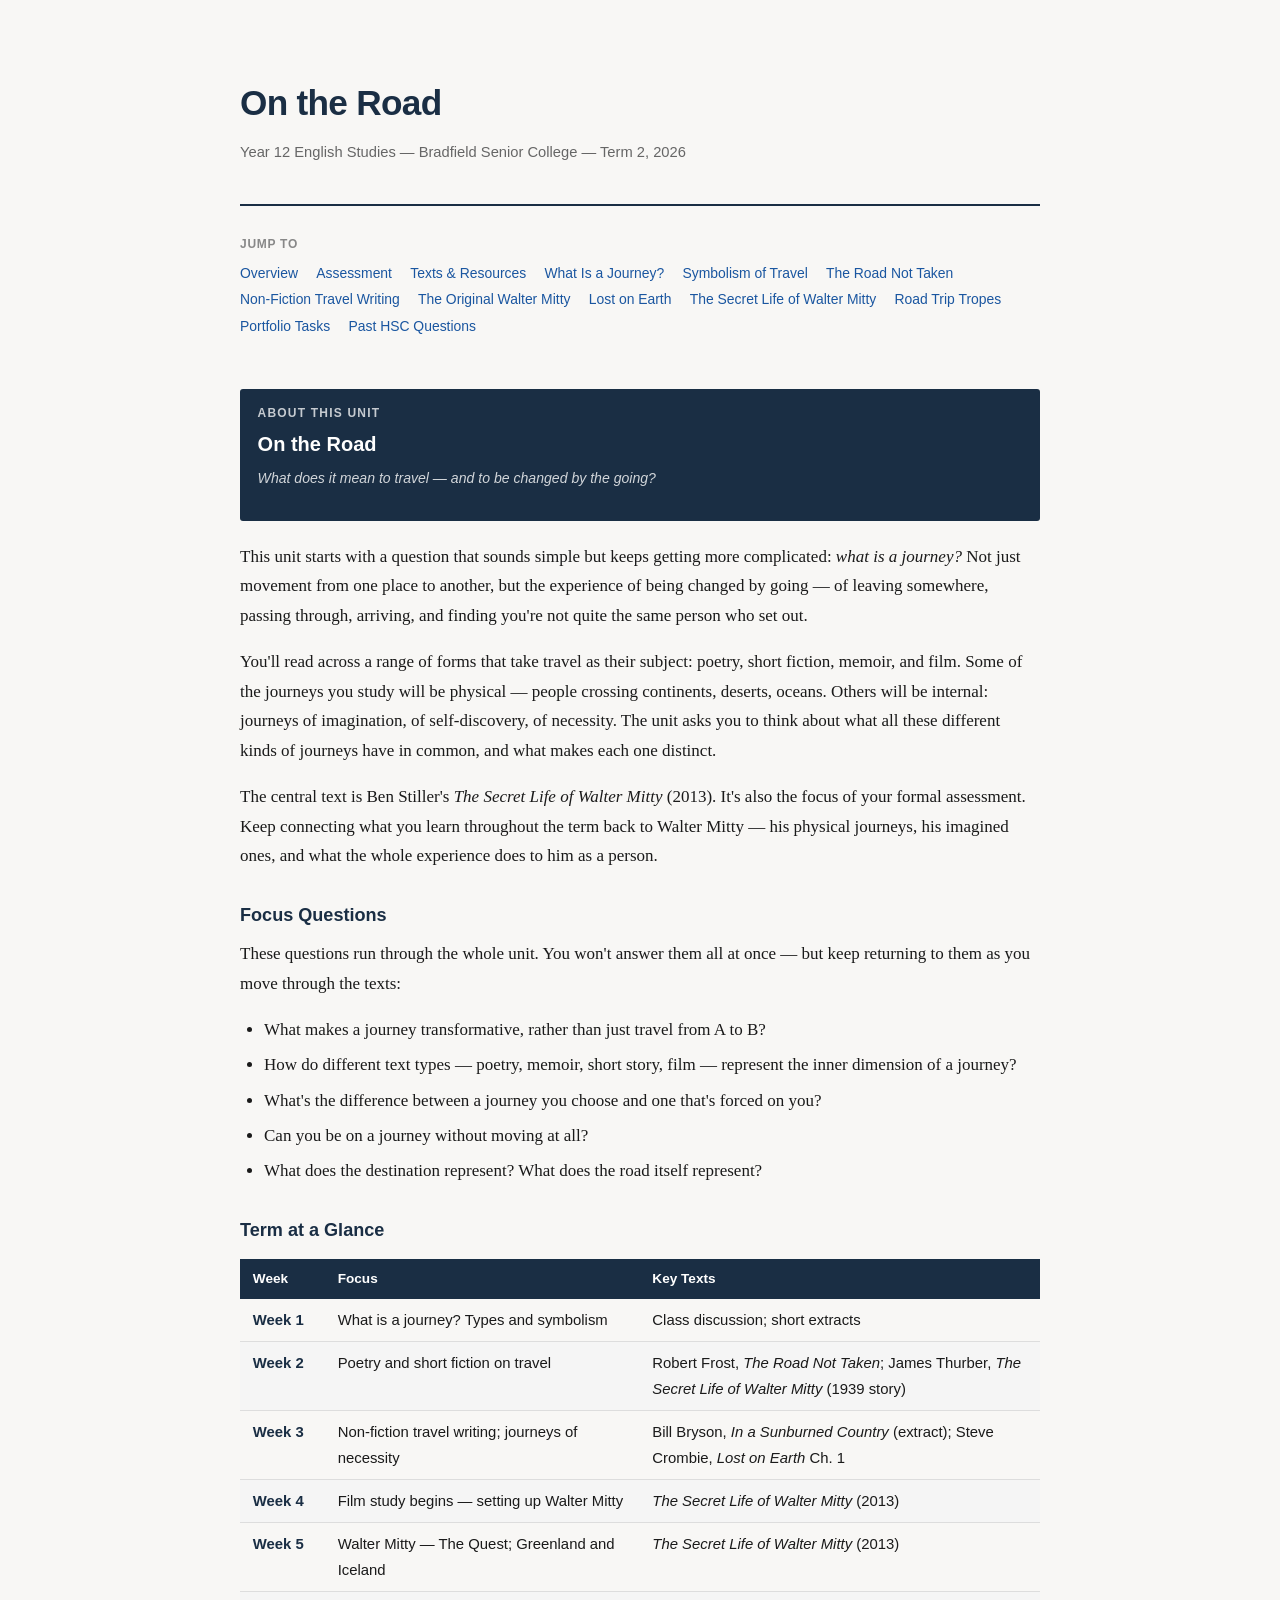
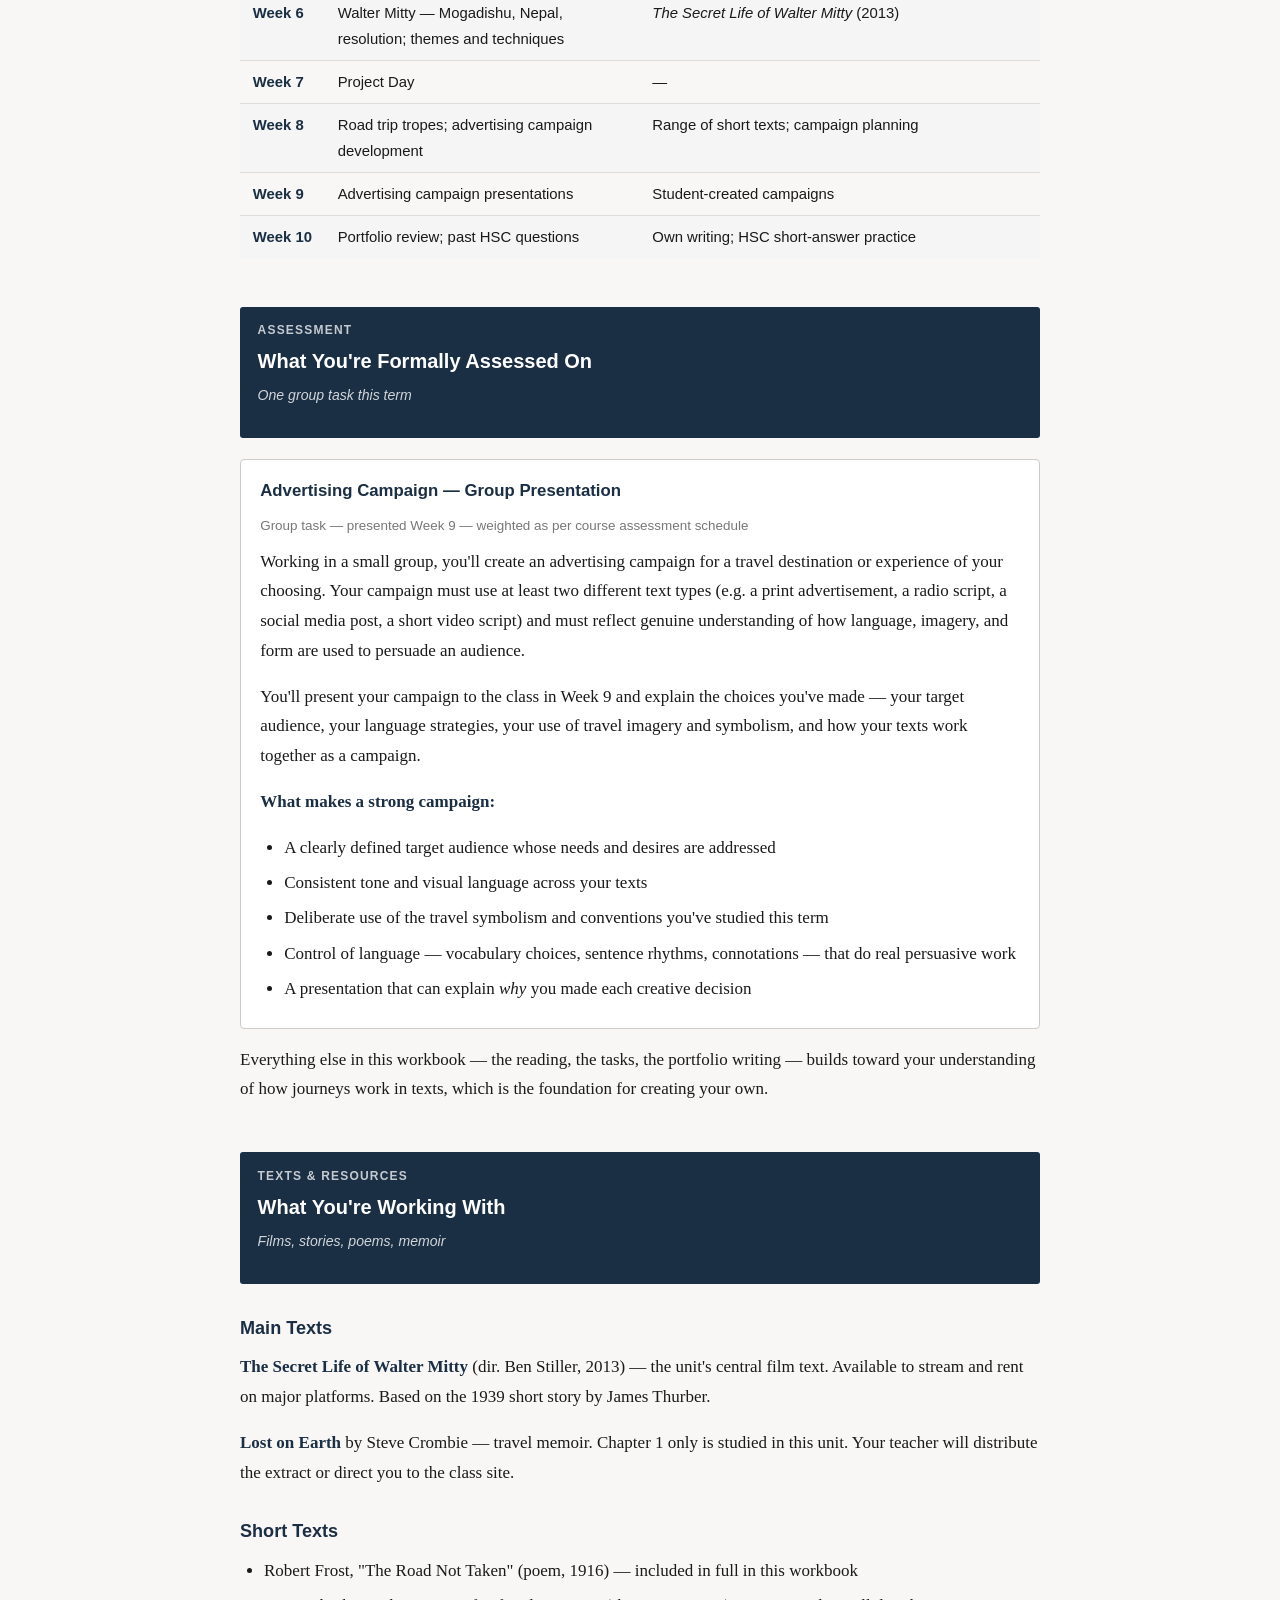
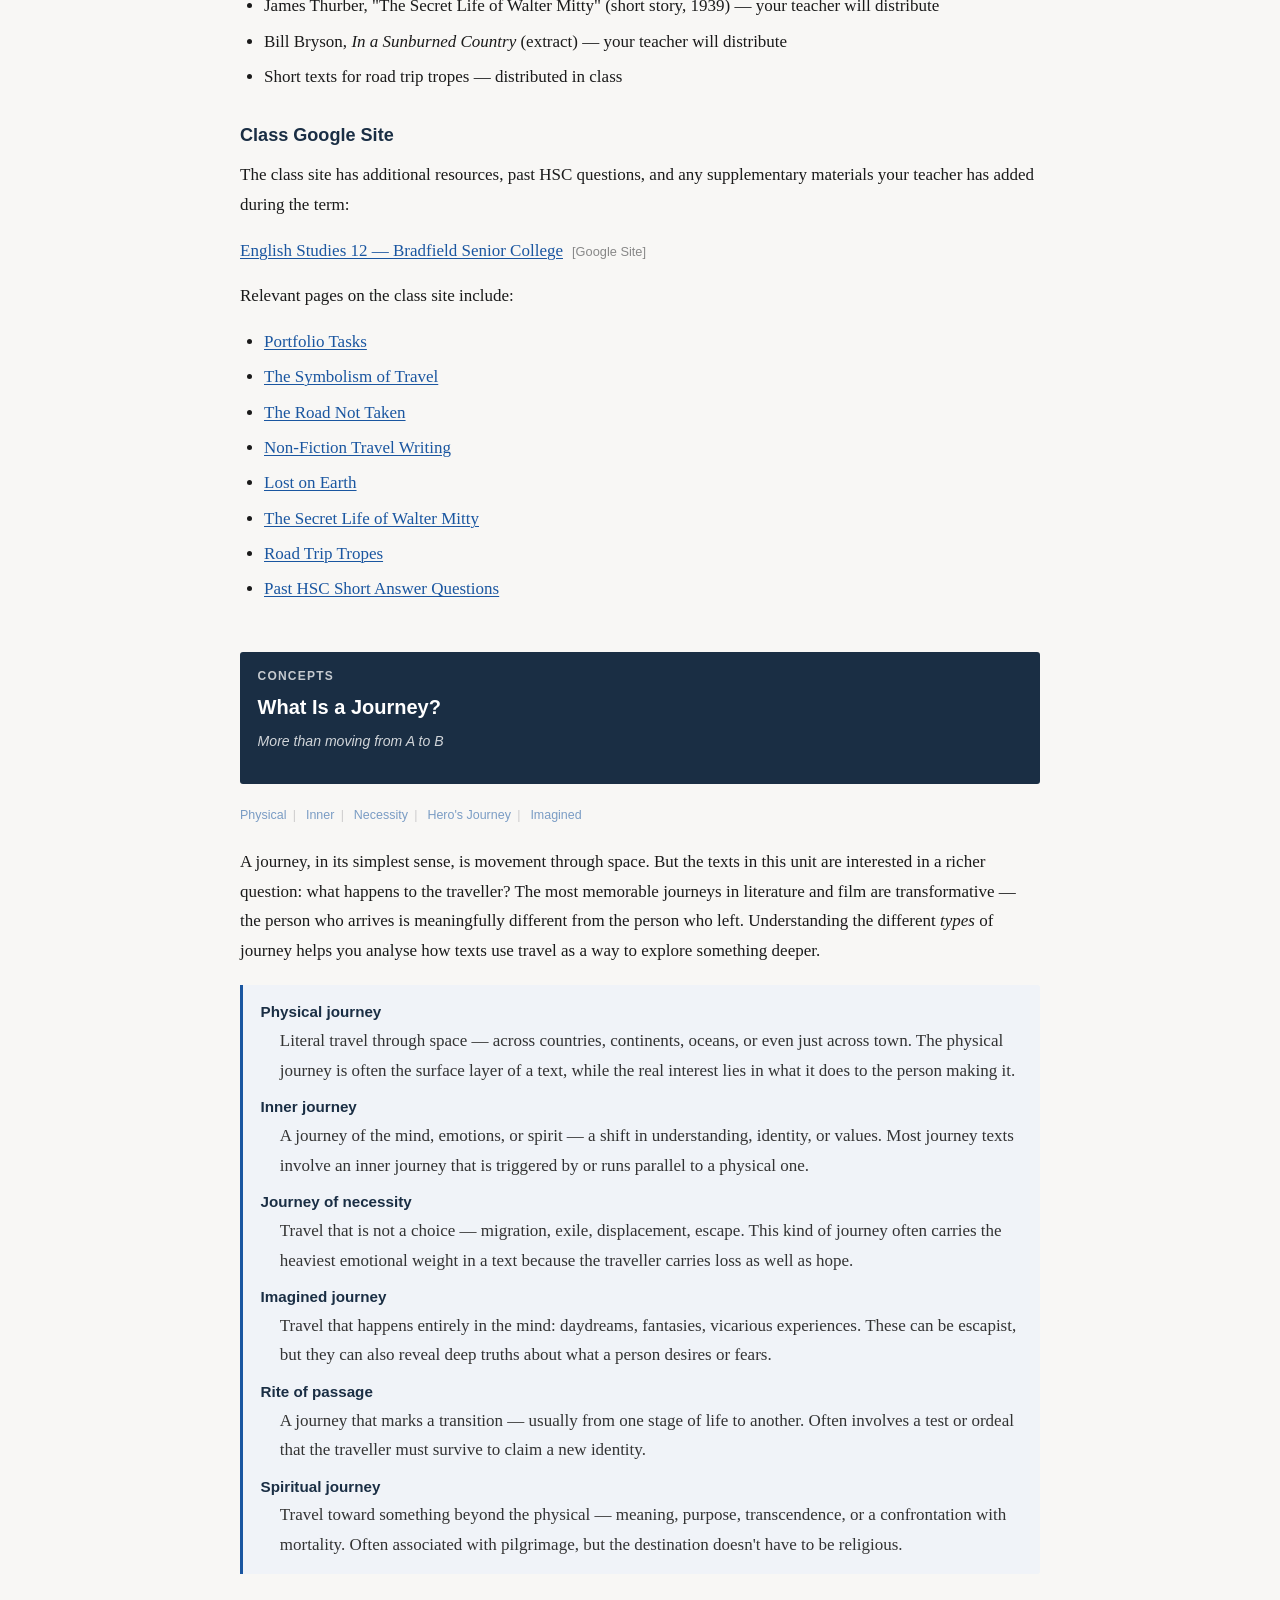
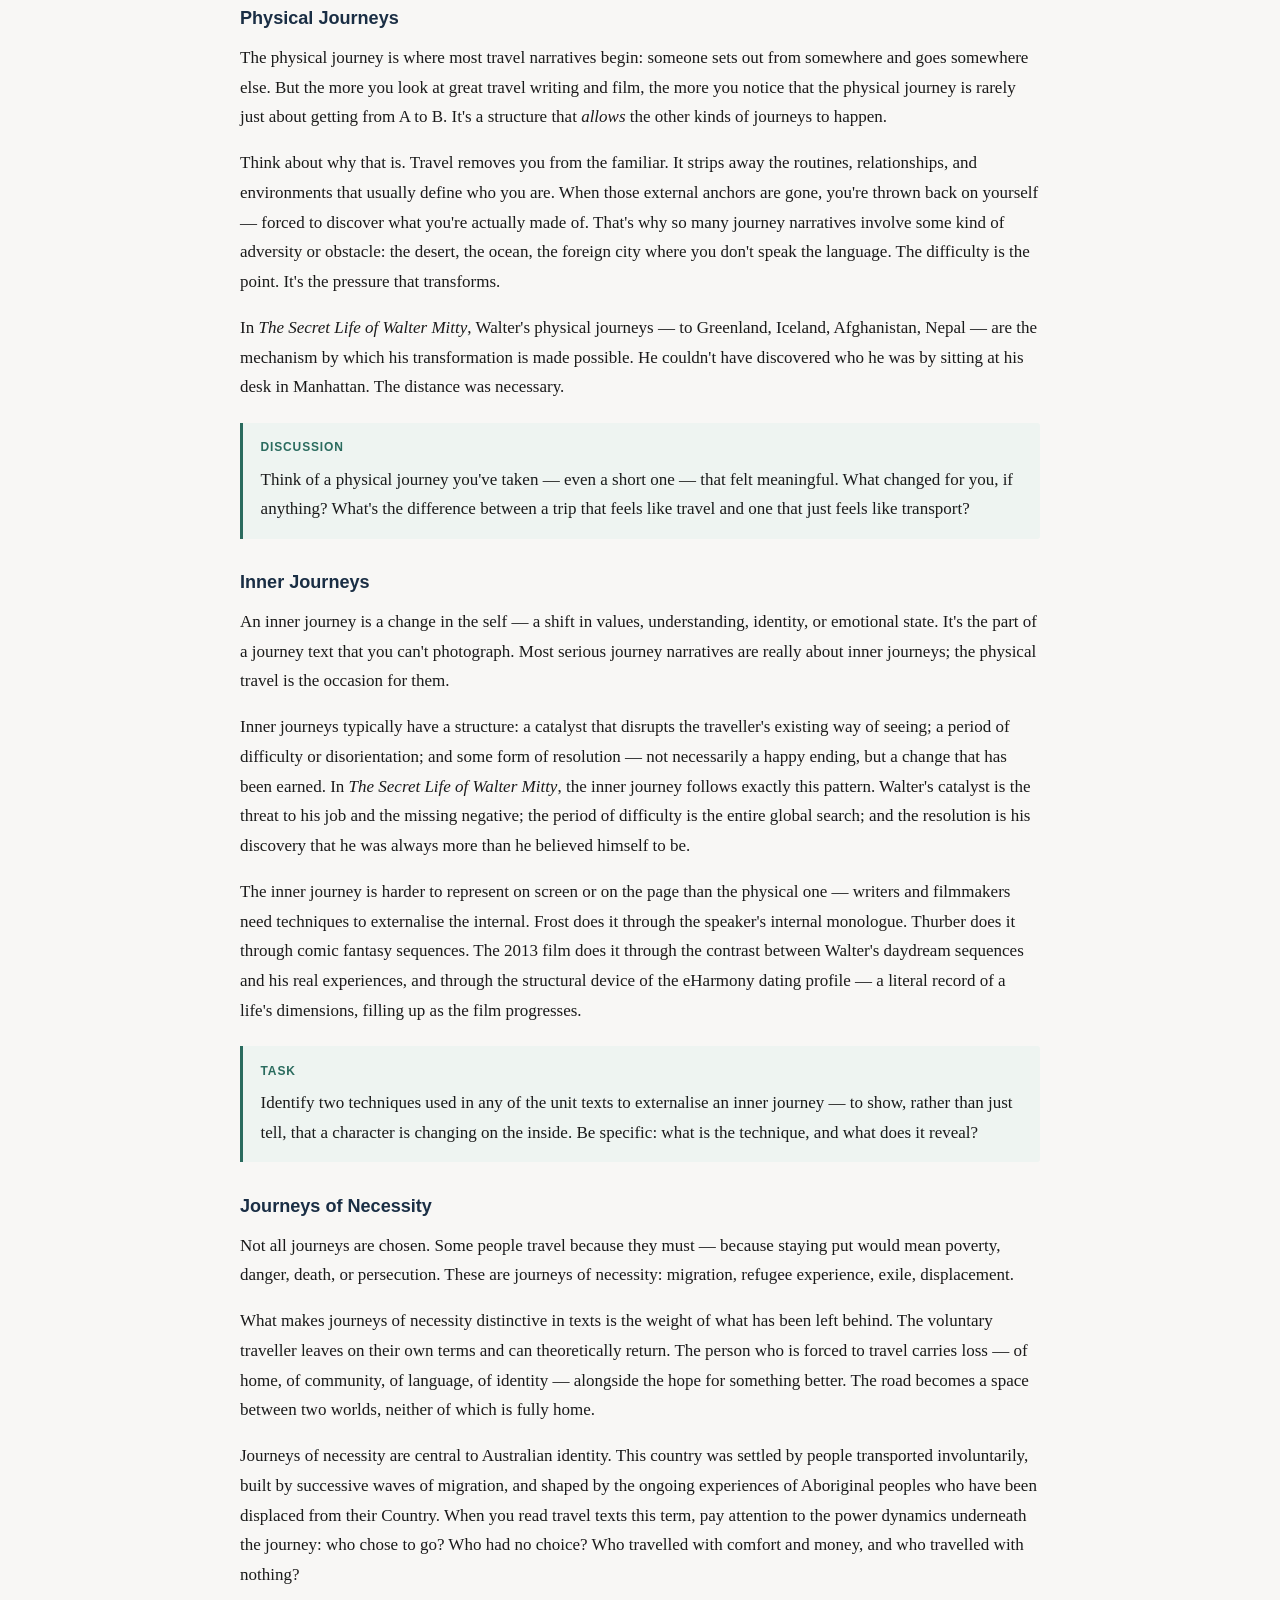
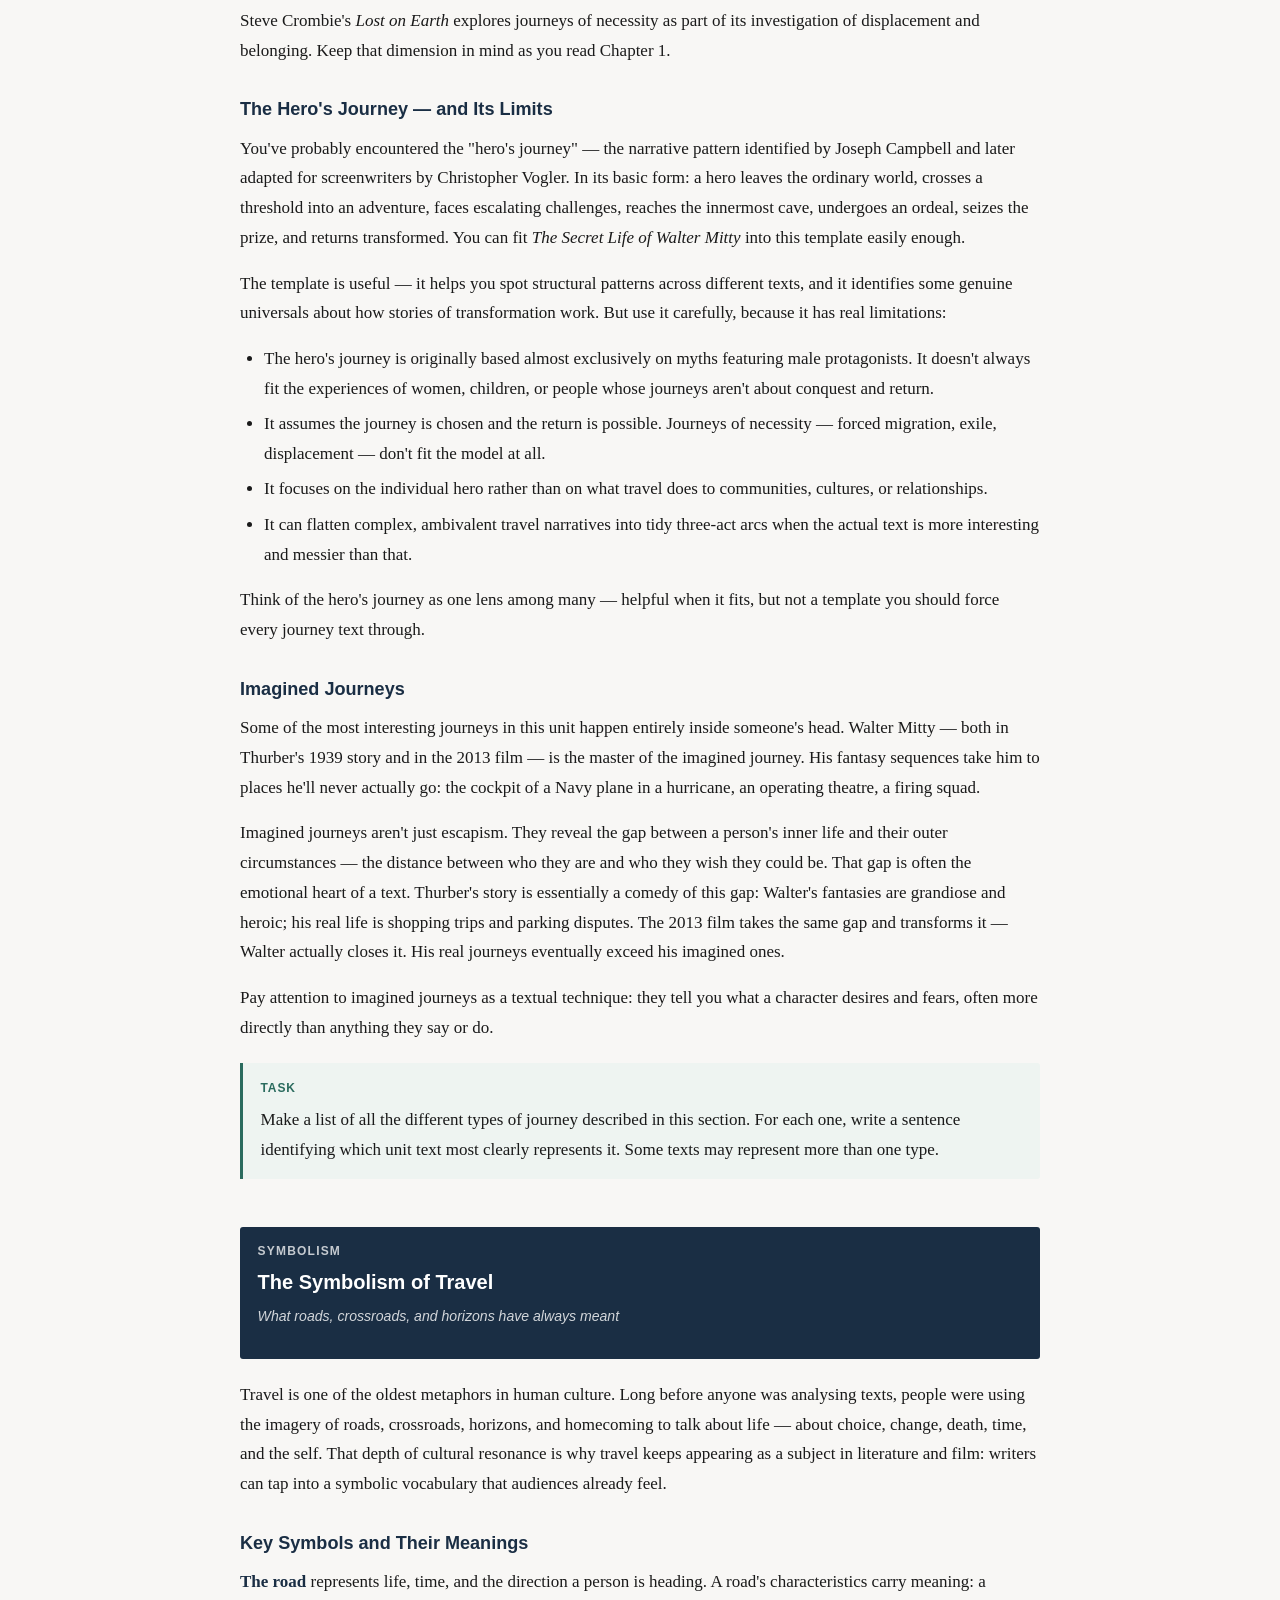
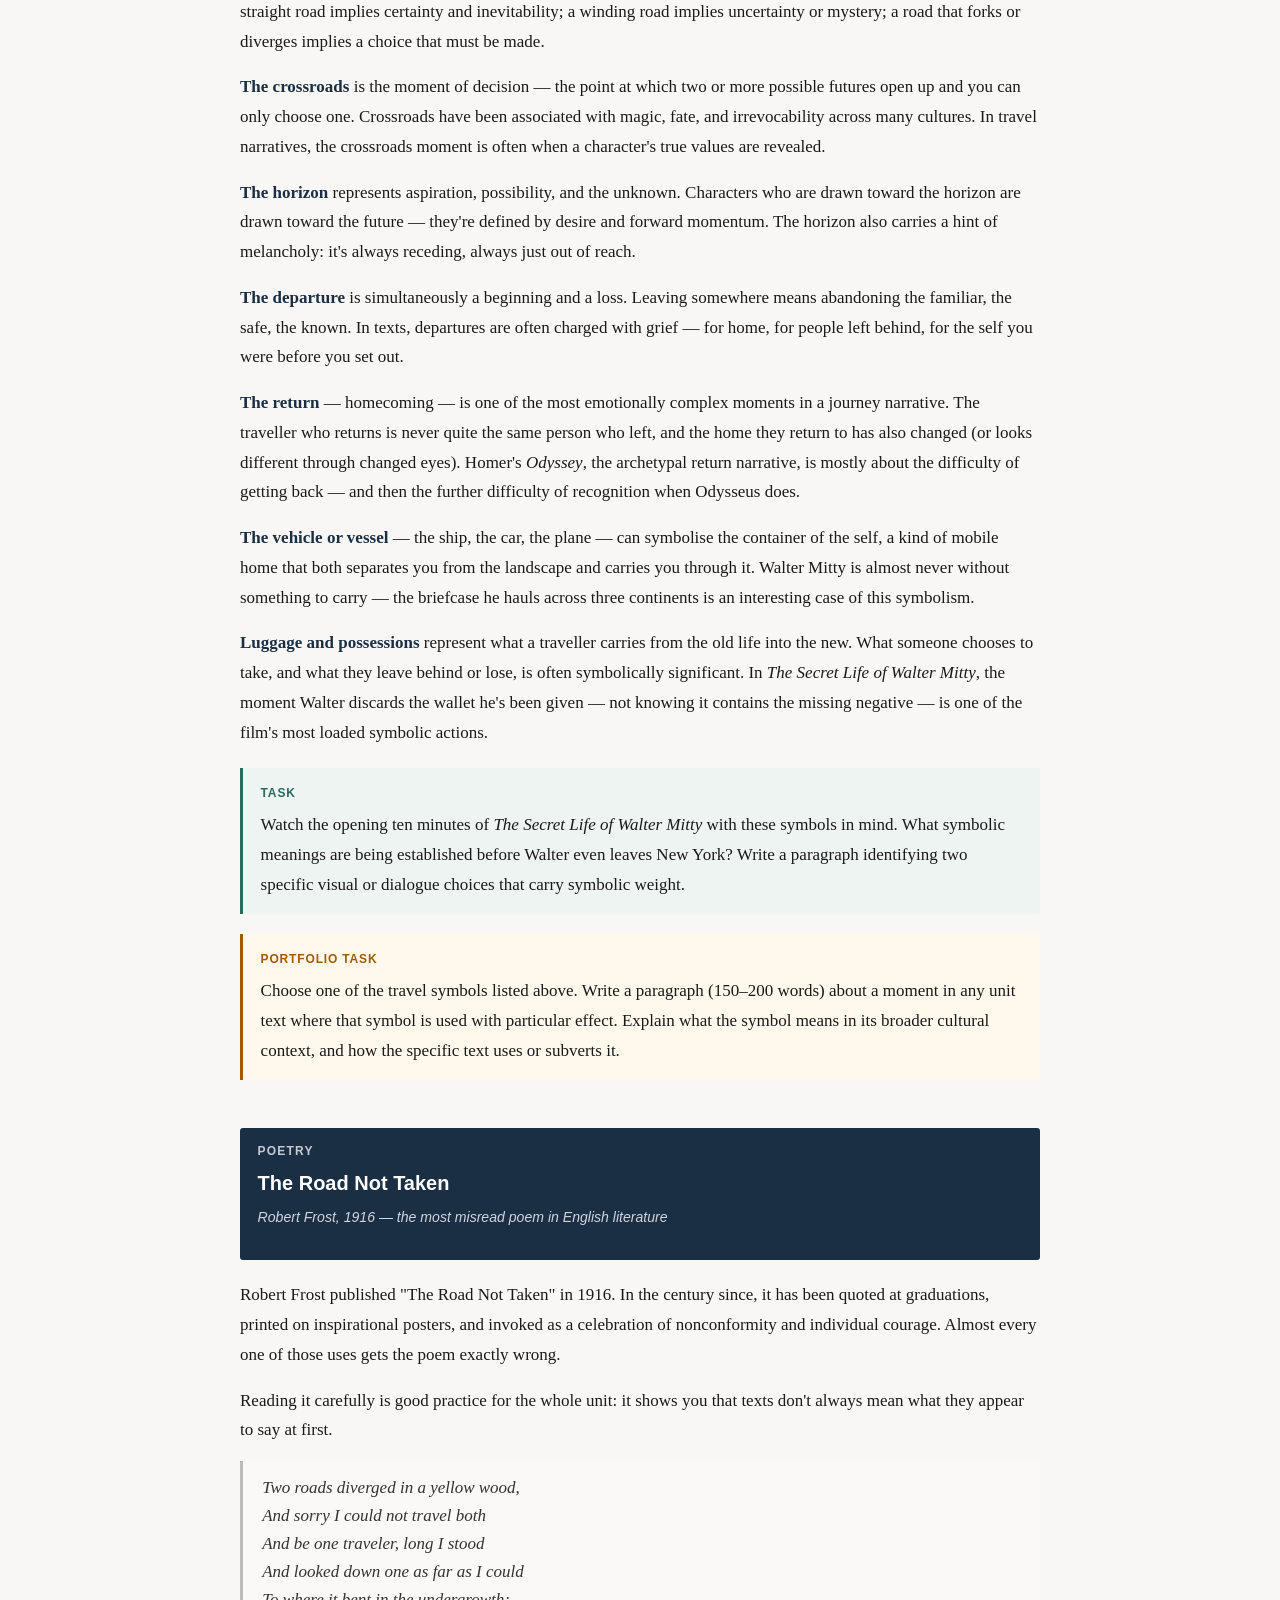
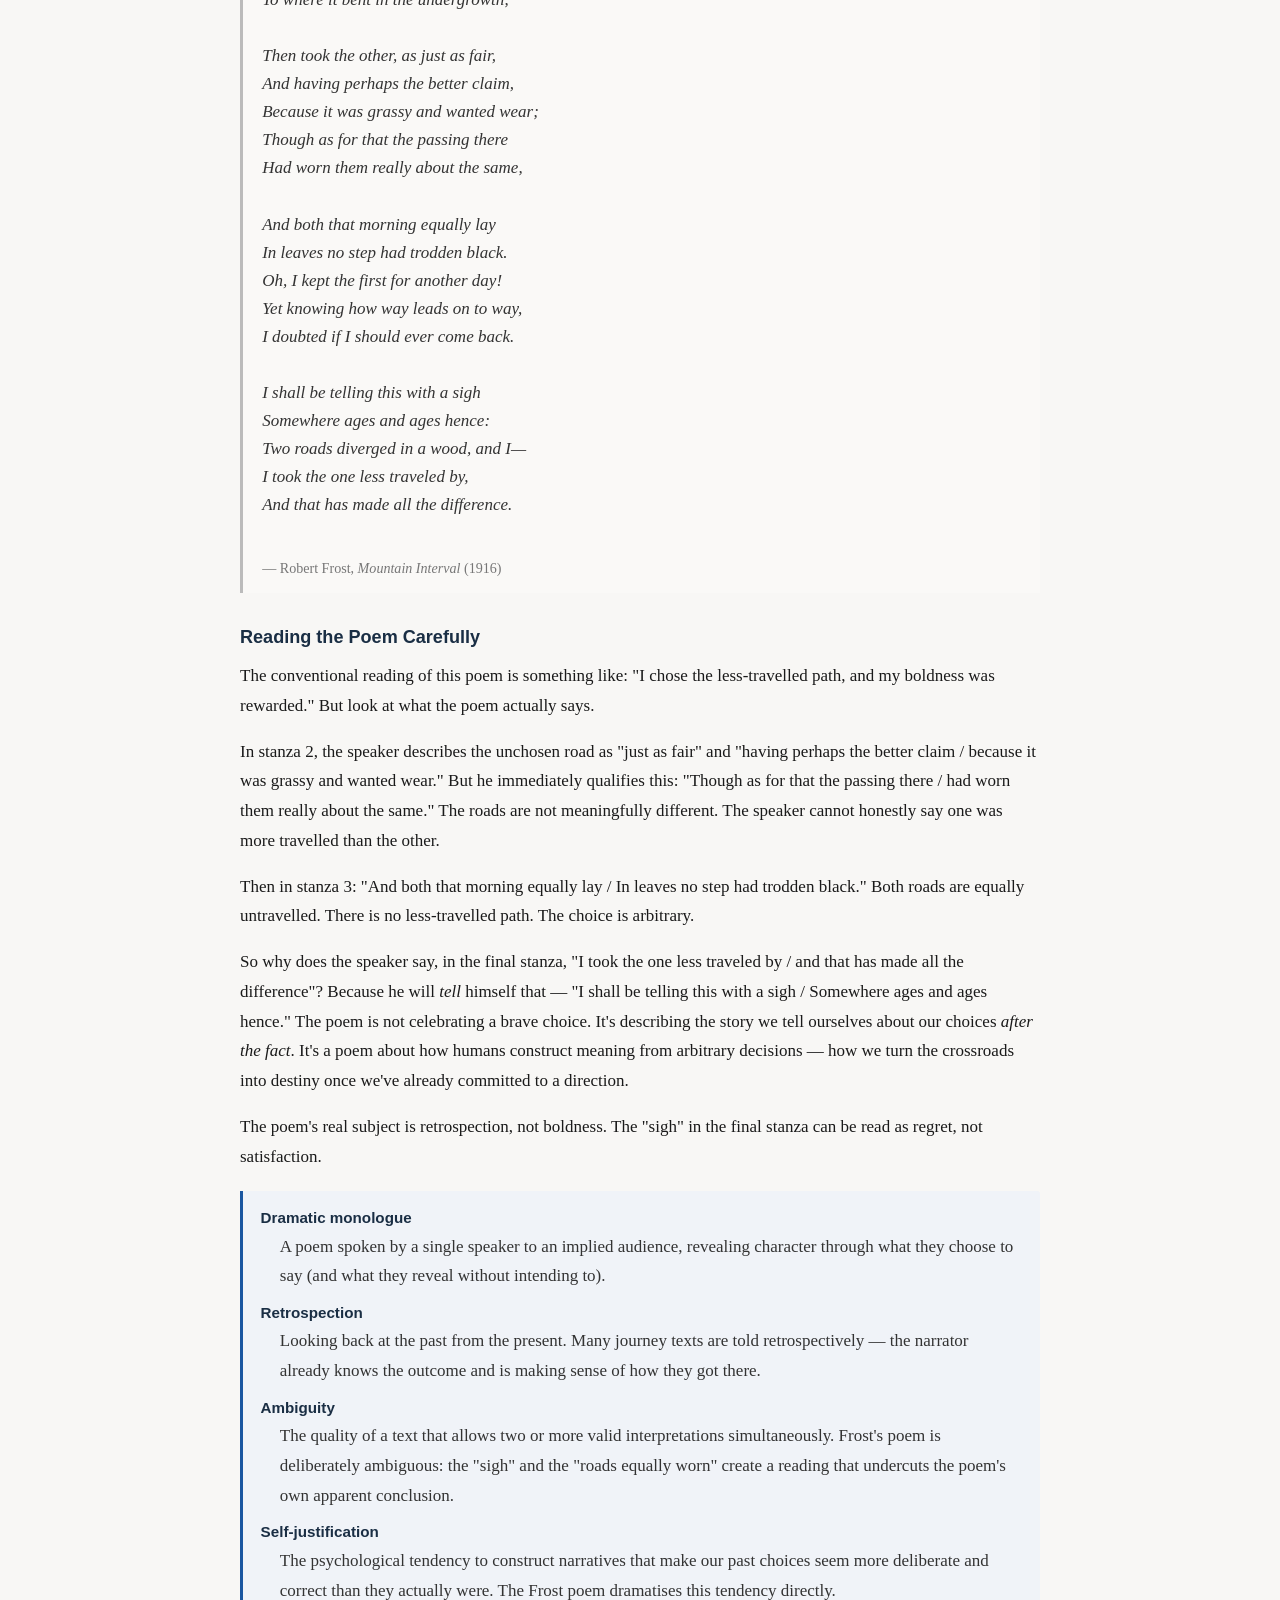
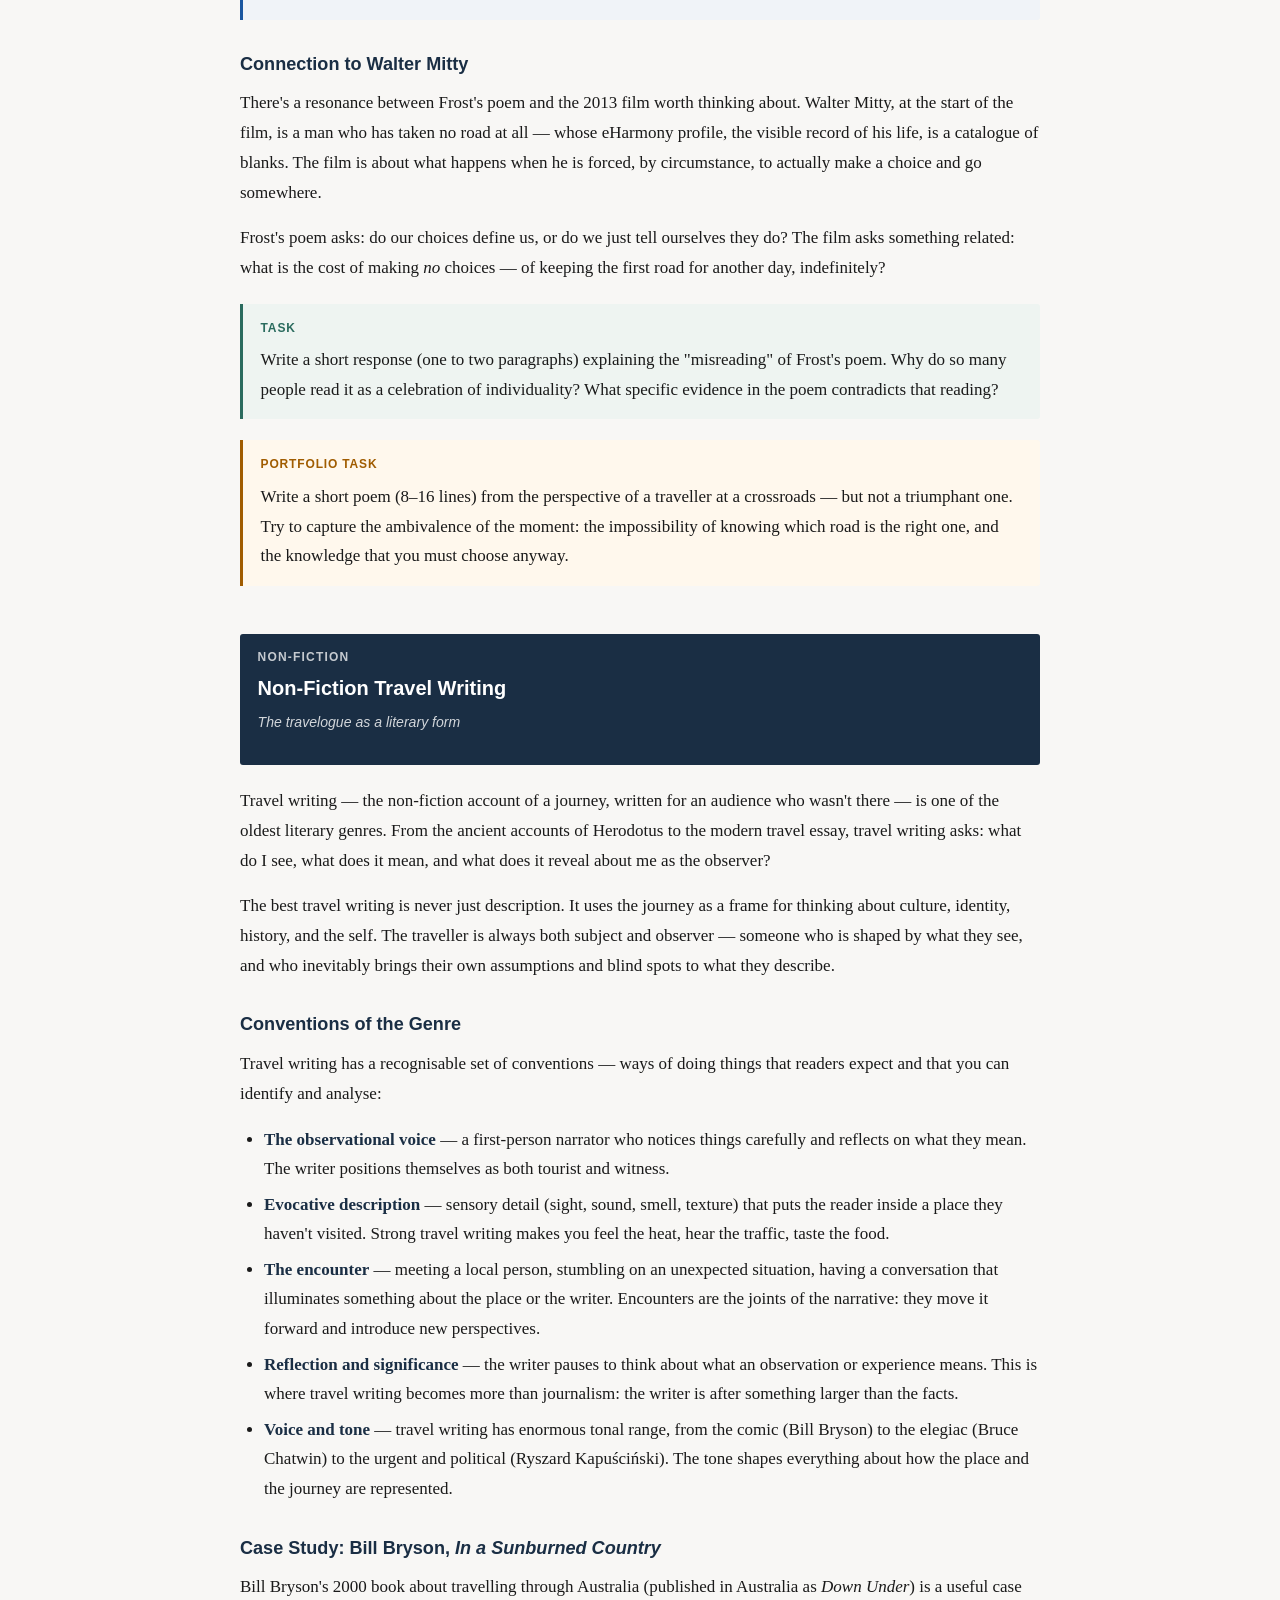
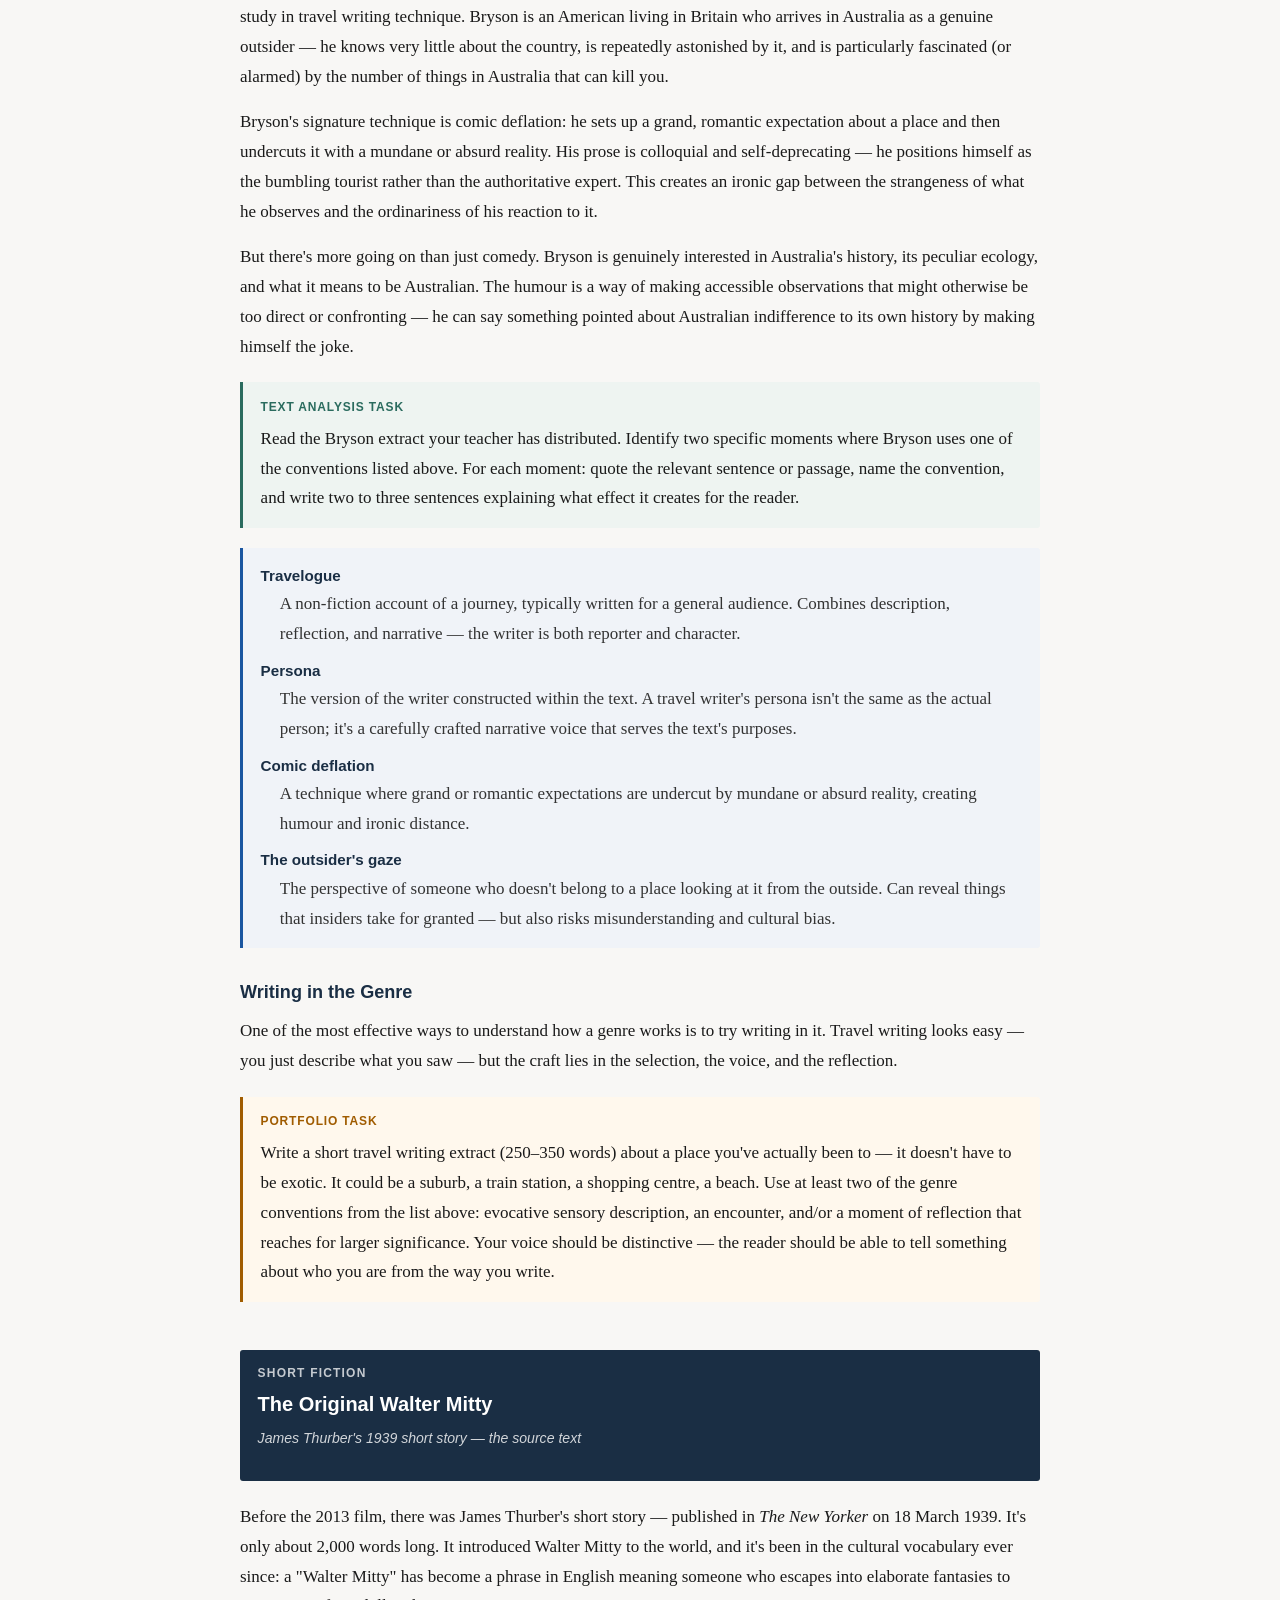
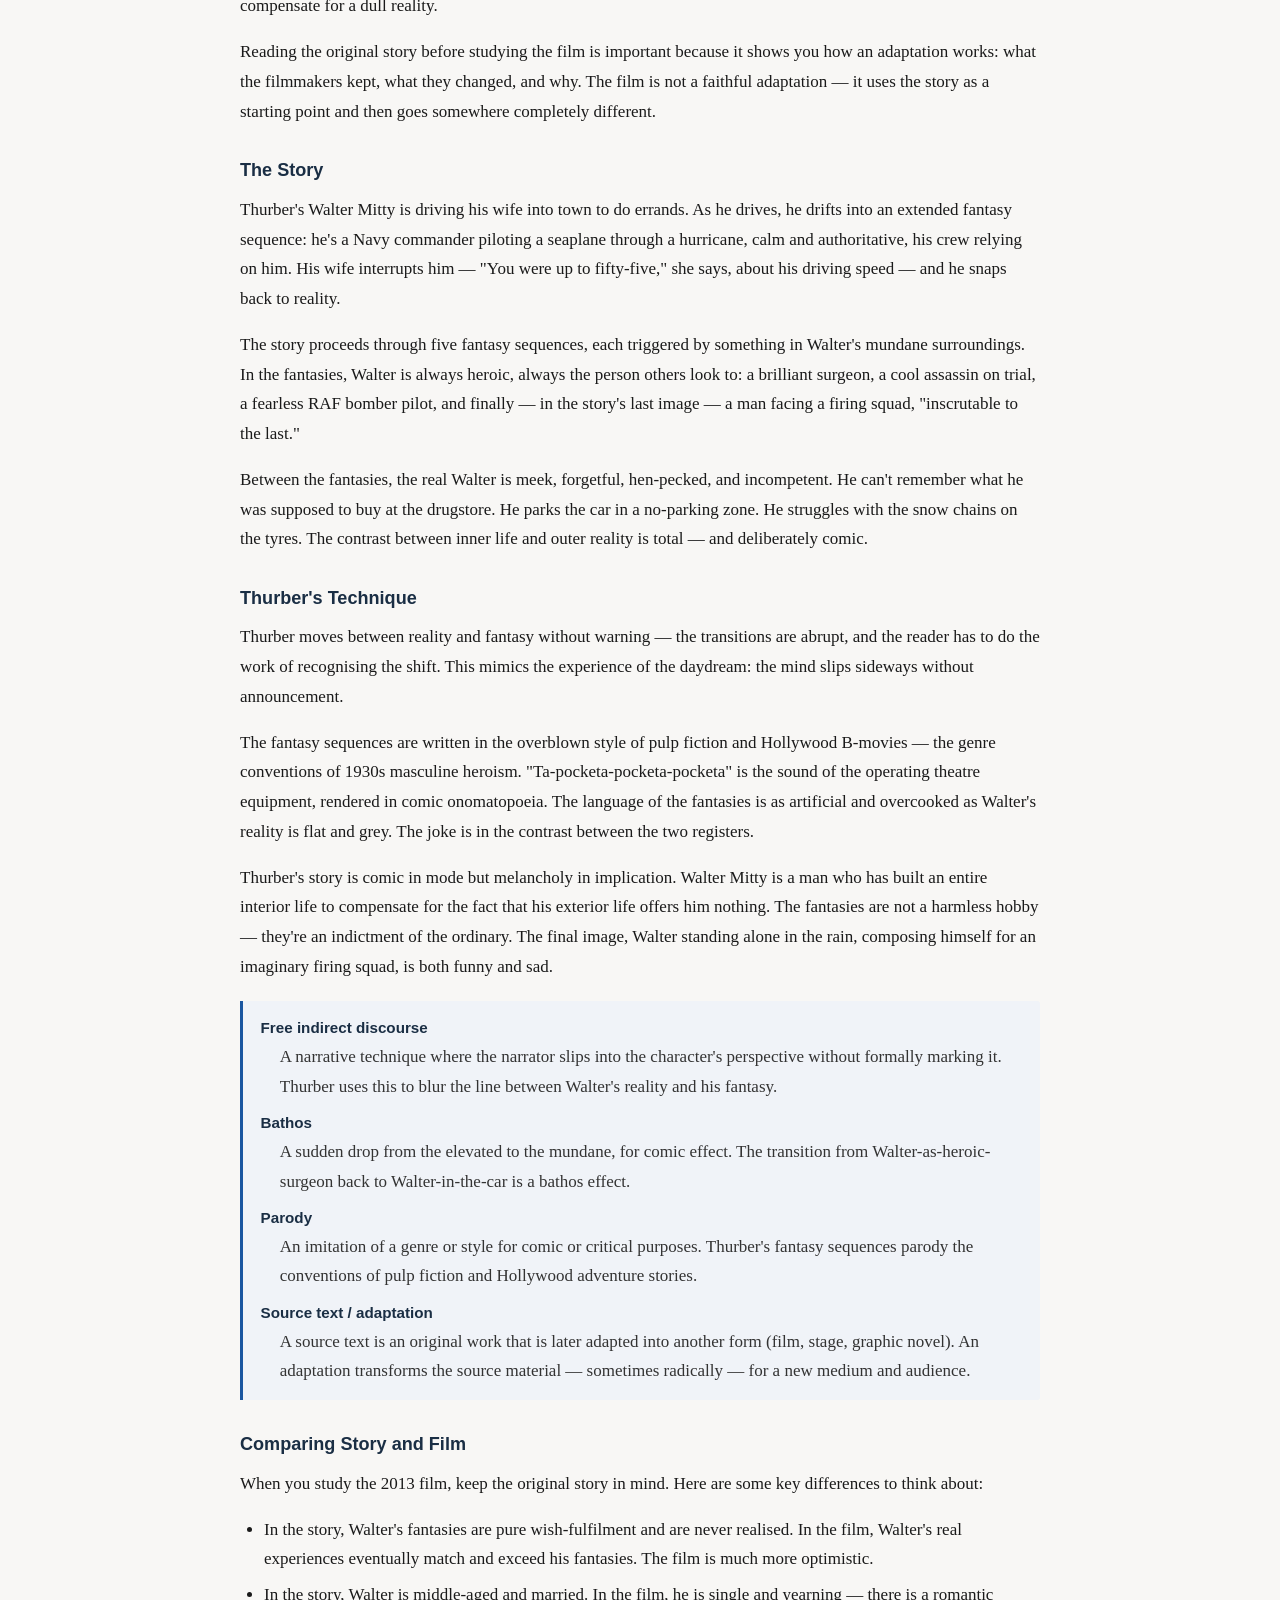
<file: 12-english-studies/on-the-road/index.html>
<!DOCTYPE html>
<html lang="en">
<head>
<meta charset="UTF-8">
<meta name="viewport" content="width=device-width, initial-scale=1.0">
<meta name="robots" content="noindex, nofollow">
<title>On the Road — Year 12 English Studies, Term 2 2026</title>
<style>
*, *::before, *::after { box-sizing: border-box; margin: 0; padding: 0; }

body {
  font-family: Georgia, 'Times New Roman', serif;
  font-size: 17px;
  line-height: 1.75;
  color: #1a1a1a;
  background: #f8f7f5;
  padding: 0 1.2rem;
}

.page {
  max-width: 800px;
  margin: 0 auto;
  padding: 2rem 0 5rem;
}

header {
  border-bottom: 2px solid #1a2e44;
  padding: 2.5rem 0 1.4rem;
  margin-bottom: 1.8rem;
}
header h1 {
  font-family: -apple-system, BlinkMacSystemFont, 'Segoe UI', Helvetica, Arial, sans-serif;
  font-size: 2.2rem;
  font-weight: 700;
  color: #1a2e44;
  letter-spacing: -0.02em;
}
header .meta {
  margin-top: 0.4rem;
  font-family: -apple-system, BlinkMacSystemFont, 'Segoe UI', Helvetica, Arial, sans-serif;
  font-size: 0.92rem;
  color: #666;
}

nav {
  margin-bottom: 2.5rem;
  font-family: -apple-system, BlinkMacSystemFont, 'Segoe UI', Helvetica, Arial, sans-serif;
  font-size: 0.87rem;
  line-height: 1.6;
}
nav .nav-label {
  font-weight: 700;
  color: #888;
  text-transform: uppercase;
  letter-spacing: 0.06em;
  font-size: 0.75rem;
  display: block;
  margin-bottom: 0.5rem;
}
nav a {
  display: inline-block;
  color: #1a56a0;
  text-decoration: none;
  margin-right: 0.9rem;
  margin-bottom: 0.25rem;
}
nav a:hover { text-decoration: underline; }

h2 {
  font-family: -apple-system, BlinkMacSystemFont, 'Segoe UI', Helvetica, Arial, sans-serif;
  font-size: 1.5rem;
  font-weight: 700;
  color: #1a2e44;
  margin-top: 2.8rem;
  margin-bottom: 0.8rem;
  padding-bottom: 0.4rem;
  border-bottom: 1px solid #ccc;
}
h3 {
  font-family: -apple-system, BlinkMacSystemFont, 'Segoe UI', Helvetica, Arial, sans-serif;
  font-size: 1.13rem;
  font-weight: 700;
  color: #1a2e44;
  margin-top: 1.8rem;
  margin-bottom: 0.5rem;
}

.section-block {
  margin-top: 3rem;
}

.week-header {
  background: #1a2e44;
  color: white;
  padding: 0.85rem 1.1rem 0.9rem;
  border-radius: 3px;
  margin-bottom: 1.3rem;
  font-family: -apple-system, BlinkMacSystemFont, 'Segoe UI', Helvetica, Arial, sans-serif;
}
.week-header .week-num {
  font-size: 0.75rem;
  font-weight: 700;
  text-transform: uppercase;
  letter-spacing: 0.1em;
  opacity: 0.75;
  display: block;
  margin-bottom: 0.2rem;
}
.week-header h2 {
  font-size: 1.25rem;
  color: white;
  border: none;
  margin: 0;
  padding: 0;
  font-weight: 700;
}
.week-header .focus {
  font-size: 0.88rem;
  opacity: 0.8;
  margin-top: 0.25rem;
  font-style: italic;
}

p { margin-bottom: 1rem; }

ul, ol {
  margin: 0.4rem 0 1rem 1.5rem;
}
li { margin-bottom: 0.35rem; }

strong { color: #1a2e44; }

a {
  color: #1a56a0;
  text-decoration: underline;
  text-decoration-thickness: 1px;
  text-underline-offset: 2px;
}
a:hover { color: #0c3172; }

.resource-type {
  font-family: -apple-system, BlinkMacSystemFont, 'Segoe UI', Helvetica, Arial, sans-serif;
  font-size: 0.8rem;
  color: #888;
  margin-left: 0.3rem;
}

/* Standard activity/task box — teal */
.task {
  background: #eef4f1;
  border-left: 3px solid #2a6b5e;
  padding: 0.9rem 1.1rem;
  margin: 1.3rem 0;
  border-radius: 0 3px 3px 0;
}
.task-label {
  font-family: -apple-system, BlinkMacSystemFont, 'Segoe UI', Helvetica, Arial, sans-serif;
  font-size: 0.75rem;
  font-weight: 700;
  text-transform: uppercase;
  letter-spacing: 0.07em;
  color: #2a6b5e;
  margin-bottom: 0.4rem;
}
.task p:last-child { margin-bottom: 0; }
.task ul { margin-bottom: 0; }
.task ol { margin-bottom: 0; }

/* Writing portfolio task box — amber */
.portfolio-task {
  background: #fff8ed;
  border-left: 3px solid #a05c00;
  padding: 0.9rem 1.1rem;
  margin: 1.3rem 0;
  border-radius: 0 3px 3px 0;
}
.portfolio-label {
  font-family: -apple-system, BlinkMacSystemFont, 'Segoe UI', Helvetica, Arial, sans-serif;
  font-size: 0.75rem;
  font-weight: 700;
  text-transform: uppercase;
  letter-spacing: 0.07em;
  color: #a05c00;
  margin-bottom: 0.4rem;
}
.portfolio-task p:last-child { margin-bottom: 0; }
.portfolio-task ul { margin-bottom: 0; }

.key-terms {
  background: #f0f3f8;
  border-left: 3px solid #1a56a0;
  padding: 0.9rem 1.1rem;
  margin: 1.2rem 0;
  border-radius: 0 3px 3px 0;
}
.key-terms dl { margin: 0; }
.key-terms dt {
  font-weight: 700;
  color: #1a2e44;
  font-family: -apple-system, BlinkMacSystemFont, 'Segoe UI', Helvetica, Arial, sans-serif;
  font-size: 0.95rem;
}
.key-terms dd {
  margin-left: 1.2rem;
  margin-bottom: 0.55rem;
  color: #333;
}
.key-terms dd:last-child { margin-bottom: 0; }

.assessment-box {
  border: 1px solid #ccc;
  border-radius: 4px;
  padding: 1rem 1.2rem;
  margin: 1rem 0;
  background: #fff;
}
.assessment-box h3 {
  margin-top: 0;
  font-size: 1.05rem;
}
.assessment-box .assess-meta {
  font-family: -apple-system, BlinkMacSystemFont, 'Segoe UI', Helvetica, Arial, sans-serif;
  font-size: 0.84rem;
  color: #777;
  margin-bottom: 0.6rem;
}
.assessment-box p:last-child { margin-bottom: 0; }
.assessment-box ul { margin-bottom: 0.5rem; }

/* Quick-link bar under section headers */
.week-links {
  font-family: -apple-system, BlinkMacSystemFont, 'Segoe UI', Helvetica, Arial, sans-serif;
  font-size: 0.78rem;
  color: #999;
  margin-bottom: 1.3rem;
  line-height: 1.7;
}
.week-links a {
  color: #7a9cc4;
  text-decoration: none;
}
.week-links a:hover { text-decoration: underline; }
.week-links .sep { color: #ccc; margin: 0 0.4rem; }

/* Poetry / quoted text */
.poem {
  font-family: Georgia, serif;
  font-style: italic;
  border-left: 3px solid #bbb;
  padding: 0.8rem 1.2rem;
  margin: 1rem 0;
  color: #333;
  line-height: 1.65;
  white-space: pre-line;
  background: #faf9f7;
}
.poem .attribution {
  font-style: normal;
  font-size: 0.88rem;
  color: #777;
  margin-top: 0.6rem;
  display: block;
}

table {
  border-collapse: collapse;
  width: 100%;
  margin: 0.8rem 0 1.2rem;
  font-size: 0.93rem;
  font-family: -apple-system, BlinkMacSystemFont, 'Segoe UI', Helvetica, Arial, sans-serif;
}
th {
  background: #1a2e44;
  color: white;
  text-align: left;
  padding: 0.5rem 0.8rem;
  font-weight: 600;
  font-size: 0.85rem;
}
td {
  padding: 0.5rem 0.8rem;
  border-bottom: 1px solid #ddd;
  vertical-align: top;
}
tr:last-child td { border-bottom: none; }
tr:nth-child(even) td { background: #f5f5f5; }
.week-table td:first-child {
  font-weight: 600;
  color: #1a2e44;
  white-space: nowrap;
}

hr {
  border: none;
  border-top: 1px solid #ddd;
  margin: 2.5rem 0;
}

@media (max-width: 600px) {
  body { font-size: 16px; }
  header h1 { font-size: 1.7rem; }
  .week-header h2 { font-size: 1.1rem; }
}

/* ─── PRINT STYLES ─────────────────────────────────────── */
@media print {
  @page {
    size: A4 portrait;
    margin: 20mm;
  }

  body {
    font-size: 11pt;
    background: white;
    color: #000;
    padding: 0;
  }

  .page {
    max-width: 100%;
    padding: 0;
  }

  nav { display: none; }

  header {
    border-bottom: 1.5pt solid #1a2e44;
    padding-bottom: 6pt;
    margin-bottom: 12pt;
  }
  header .meta { color: #555; }

  /* Every major section starts on a new page */
  .section-block {
    break-before: page;
    page-break-before: always;
  }

  /* Every named subsection (h3) also starts on a new page */
  h3.subsection {
    break-before: page;
    page-break-before: always;
  }

  /* Preserve background colours for callout boxes */
  .week-header,
  .task,
  .portfolio-task,
  .key-terms,
  .poem {
    -webkit-print-color-adjust: exact;
    print-color-adjust: exact;
  }

  .week-header {
    background: #1a2e44 !important;
    color: white !important;
  }

  /* Don't orphan headings */
  h2, h3 { break-after: avoid; page-break-after: avoid; }
  .task, .portfolio-task, .key-terms, .assessment-box {
    break-inside: avoid;
    page-break-inside: avoid;
  }

  a { color: #000; text-decoration: none; }
  a[href]::after { content: " (" attr(href) ")"; font-size: 8pt; color: #555; }
  /* suppress printed URLs for nav links and resource-type spans */
  nav a[href]::after,
  .week-links a[href]::after { content: ""; }
}
</style>
</head>
<body>
<div class="page">

<header>
  <h1>On the Road</h1>
  <p class="meta">Year 12 English Studies &mdash; Bradfield Senior College &mdash; Term 2, 2026</p>
</header>

<nav>
  <span class="nav-label">Jump to</span>
  <a href="#overview">Overview</a>
  <a href="#assessments">Assessment</a>
  <a href="#resources">Texts &amp; Resources</a>
  <a href="#journey-types">What Is a Journey?</a>
  <a href="#symbolism">Symbolism of Travel</a>
  <a href="#road-not-taken">The Road Not Taken</a>
  <a href="#nonfiction">Non-Fiction Travel Writing</a>
  <a href="#thurber">The Original Walter Mitty</a>
  <a href="#lost-on-earth">Lost on Earth</a>
  <a href="#walter-mitty">The Secret Life of Walter Mitty</a>
  <a href="#road-trip-tropes">Road Trip Tropes</a>
  <a href="#portfolio">Portfolio Tasks</a>
  <a href="#hsc-questions">Past HSC Questions</a>
</nav>


<!-- ════════════════════════════════════════════════════════
     OVERVIEW
════════════════════════════════════════════════════════ -->
<section id="overview" class="section-block">
<div class="week-header">
  <span class="week-num">About This Unit</span>
  <h2>On the Road</h2>
  <p class="focus">What does it mean to travel — and to be changed by the going?</p>
</div>

<p>This unit starts with a question that sounds simple but keeps getting more complicated: <em>what is a journey?</em> Not just movement from one place to another, but the experience of being changed by going — of leaving somewhere, passing through, arriving, and finding you're not quite the same person who set out.</p>

<p>You'll read across a range of forms that take travel as their subject: poetry, short fiction, memoir, and film. Some of the journeys you study will be physical — people crossing continents, deserts, oceans. Others will be internal: journeys of imagination, of self-discovery, of necessity. The unit asks you to think about what all these different kinds of journeys have in common, and what makes each one distinct.</p>

<p>The central text is Ben Stiller's <em>The Secret Life of Walter Mitty</em> (2013). It's also the focus of your formal assessment. Keep connecting what you learn throughout the term back to Walter Mitty — his physical journeys, his imagined ones, and what the whole experience does to him as a person.</p>

<h3 class="subsection" id="overview-focus-questions">Focus Questions</h3>

<p>These questions run through the whole unit. You won't answer them all at once — but keep returning to them as you move through the texts:</p>

<ul>
  <li>What makes a journey transformative, rather than just travel from A to B?</li>
  <li>How do different text types — poetry, memoir, short story, film — represent the inner dimension of a journey?</li>
  <li>What's the difference between a journey you choose and one that's forced on you?</li>
  <li>Can you be on a journey without moving at all?</li>
  <li>What does the destination represent? What does the road itself represent?</li>
</ul>

<h3 class="subsection" id="overview-term-at-a-glance">Term at a Glance</h3>

<table class="week-table">
  <thead>
    <tr>
      <th>Week</th>
      <th>Focus</th>
      <th>Key Texts</th>
    </tr>
  </thead>
  <tbody>
    <tr>
      <td>Week 1</td>
      <td>What is a journey? Types and symbolism</td>
      <td>Class discussion; short extracts</td>
    </tr>
    <tr>
      <td>Week 2</td>
      <td>Poetry and short fiction on travel</td>
      <td>Robert Frost, <em>The Road Not Taken</em>; James Thurber, <em>The Secret Life of Walter Mitty</em> (1939 story)</td>
    </tr>
    <tr>
      <td>Week 3</td>
      <td>Non-fiction travel writing; journeys of necessity</td>
      <td>Bill Bryson, <em>In a Sunburned Country</em> (extract); Steve Crombie, <em>Lost on Earth</em> Ch.&nbsp;1</td>
    </tr>
    <tr>
      <td>Week 4</td>
      <td>Film study begins — setting up Walter Mitty</td>
      <td><em>The Secret Life of Walter Mitty</em> (2013)</td>
    </tr>
    <tr>
      <td>Week 5</td>
      <td>Walter Mitty — The Quest; Greenland and Iceland</td>
      <td><em>The Secret Life of Walter Mitty</em> (2013)</td>
    </tr>
    <tr>
      <td>Week 6</td>
      <td>Walter Mitty — Mogadishu, Nepal, resolution; themes and techniques</td>
      <td><em>The Secret Life of Walter Mitty</em> (2013)</td>
    </tr>
    <tr>
      <td>Week 7</td>
      <td>Project Day</td>
      <td>&mdash;</td>
    </tr>
    <tr>
      <td>Week 8</td>
      <td>Road trip tropes; advertising campaign development</td>
      <td>Range of short texts; campaign planning</td>
    </tr>
    <tr>
      <td>Week 9</td>
      <td>Advertising campaign presentations</td>
      <td>Student-created campaigns</td>
    </tr>
    <tr>
      <td>Week 10</td>
      <td>Portfolio review; past HSC questions</td>
      <td>Own writing; HSC short-answer practice</td>
    </tr>
  </tbody>
</table>
</section>


<!-- ════════════════════════════════════════════════════════
     ASSESSMENTS
════════════════════════════════════════════════════════ -->
<section id="assessments" class="section-block">
<div class="week-header">
  <span class="week-num">Assessment</span>
  <h2>What You're Formally Assessed On</h2>
  <p class="focus">One group task this term</p>
</div>

<div class="assessment-box">
  <h3>Advertising Campaign — Group Presentation</h3>
  <p class="assess-meta">Group task &mdash; presented Week 9 &mdash; weighted as per course assessment schedule</p>
  <p>Working in a small group, you'll create an advertising campaign for a travel destination or experience of your choosing. Your campaign must use at least two different text types (e.g. a print advertisement, a radio script, a social media post, a short video script) and must reflect genuine understanding of how language, imagery, and form are used to persuade an audience.</p>
  <p>You'll present your campaign to the class in Week 9 and explain the choices you've made — your target audience, your language strategies, your use of travel imagery and symbolism, and how your texts work together as a campaign.</p>
  <p><strong>What makes a strong campaign:</strong></p>
  <ul>
    <li>A clearly defined target audience whose needs and desires are addressed</li>
    <li>Consistent tone and visual language across your texts</li>
    <li>Deliberate use of the travel symbolism and conventions you've studied this term</li>
    <li>Control of language — vocabulary choices, sentence rhythms, connotations — that do real persuasive work</li>
    <li>A presentation that can explain <em>why</em> you made each creative decision</li>
  </ul>
</div>

<p>Everything else in this workbook — the reading, the tasks, the portfolio writing — builds toward your understanding of how journeys work in texts, which is the foundation for creating your own.</p>
</section>


<!-- ════════════════════════════════════════════════════════
     TEXTS & RESOURCES
════════════════════════════════════════════════════════ -->
<section id="resources" class="section-block">
<div class="week-header">
  <span class="week-num">Texts &amp; Resources</span>
  <h2>What You're Working With</h2>
  <p class="focus">Films, stories, poems, memoir</p>
</div>

<h3 class="subsection" id="resources-main-texts">Main Texts</h3>

<p><strong>The Secret Life of Walter Mitty</strong> (dir. Ben Stiller, 2013) — the unit's central film text. Available to stream and rent on major platforms. Based on the 1939 short story by James Thurber.</p>

<p><strong>Lost on Earth</strong> by Steve Crombie — travel memoir. Chapter 1 only is studied in this unit. Your teacher will distribute the extract or direct you to the class site.</p>

<h3 class="subsection" id="resources-short-texts">Short Texts</h3>

<ul>
  <li>Robert Frost, "The Road Not Taken" (poem, 1916) — included in full in this workbook</li>
  <li>James Thurber, "The Secret Life of Walter Mitty" (short story, 1939) — your teacher will distribute</li>
  <li>Bill Bryson, <em>In a Sunburned Country</em> (extract) — your teacher will distribute</li>
  <li>Short texts for road trip tropes — distributed in class</li>
</ul>

<h3 class="subsection" id="resources-class-site">Class Google Site</h3>

<p>The class site has additional resources, past HSC questions, and any supplementary materials your teacher has added during the term:</p>

<p><a href="https://sites.google.com/view/bradfieldenglishstudies12/home" target="_blank">English Studies 12 — Bradfield Senior College</a> <span class="resource-type">[Google Site]</span></p>

<p>Relevant pages on the class site include:</p>
<ul>
  <li><a href="https://sites.google.com/view/bradfieldenglishstudies12/on-the-road/portfolio-tasks" target="_blank">Portfolio Tasks</a></li>
  <li><a href="https://sites.google.com/view/bradfieldenglishstudies12/on-the-road/the-symbolism-of-travel" target="_blank">The Symbolism of Travel</a></li>
  <li><a href="https://sites.google.com/view/bradfieldenglishstudies12/on-the-road/the-road-not-taken" target="_blank">The Road Not Taken</a></li>
  <li><a href="https://sites.google.com/view/bradfieldenglishstudies12/on-the-road/non-fiction-travel-writing" target="_blank">Non-Fiction Travel Writing</a></li>
  <li><a href="https://sites.google.com/view/bradfieldenglishstudies12/on-the-road/lost-on-earth" target="_blank">Lost on Earth</a></li>
  <li><a href="https://sites.google.com/view/bradfieldenglishstudies12/on-the-road/the-secret-life-of-walter-mitty" target="_blank">The Secret Life of Walter Mitty</a></li>
  <li><a href="https://sites.google.com/view/bradfieldenglishstudies12/on-the-road/road-trip-tropes" target="_blank">Road Trip Tropes</a></li>
  <li><a href="https://sites.google.com/view/bradfieldenglishstudies12/on-the-road/past-hsc-short-answer-questions" target="_blank">Past HSC Short Answer Questions</a></li>
</ul>
</section>


<!-- ════════════════════════════════════════════════════════
     WHAT IS A JOURNEY?
════════════════════════════════════════════════════════ -->
<section id="journey-types" class="section-block">
<div class="week-header">
  <span class="week-num">Concepts</span>
  <h2>What Is a Journey?</h2>
  <p class="focus">More than moving from A to B</p>
</div>

<div class="week-links">
  <a href="#physical">Physical</a><span class="sep">|</span>
  <a href="#inner">Inner</a><span class="sep">|</span>
  <a href="#necessity">Necessity</a><span class="sep">|</span>
  <a href="#heros-journey">Hero's Journey</a><span class="sep">|</span>
  <a href="#imagined">Imagined</a>
</div>

<p>A journey, in its simplest sense, is movement through space. But the texts in this unit are interested in a richer question: what happens to the traveller? The most memorable journeys in literature and film are transformative — the person who arrives is meaningfully different from the person who left. Understanding the different <em>types</em> of journey helps you analyse how texts use travel as a way to explore something deeper.</p>

<div class="key-terms">
  <dl>
    <dt>Physical journey</dt>
    <dd>Literal travel through space — across countries, continents, oceans, or even just across town. The physical journey is often the surface layer of a text, while the real interest lies in what it does to the person making it.</dd>
    <dt>Inner journey</dt>
    <dd>A journey of the mind, emotions, or spirit — a shift in understanding, identity, or values. Most journey texts involve an inner journey that is triggered by or runs parallel to a physical one.</dd>
    <dt>Journey of necessity</dt>
    <dd>Travel that is not a choice — migration, exile, displacement, escape. This kind of journey often carries the heaviest emotional weight in a text because the traveller carries loss as well as hope.</dd>
    <dt>Imagined journey</dt>
    <dd>Travel that happens entirely in the mind: daydreams, fantasies, vicarious experiences. These can be escapist, but they can also reveal deep truths about what a person desires or fears.</dd>
    <dt>Rite of passage</dt>
    <dd>A journey that marks a transition — usually from one stage of life to another. Often involves a test or ordeal that the traveller must survive to claim a new identity.</dd>
    <dt>Spiritual journey</dt>
    <dd>Travel toward something beyond the physical — meaning, purpose, transcendence, or a confrontation with mortality. Often associated with pilgrimage, but the destination doesn't have to be religious.</dd>
  </dl>
</div>

<h3 class="subsection" id="physical">Physical Journeys</h3>

<p>The physical journey is where most travel narratives begin: someone sets out from somewhere and goes somewhere else. But the more you look at great travel writing and film, the more you notice that the physical journey is rarely just about getting from A to B. It's a structure that <em>allows</em> the other kinds of journeys to happen.</p>

<p>Think about why that is. Travel removes you from the familiar. It strips away the routines, relationships, and environments that usually define who you are. When those external anchors are gone, you're thrown back on yourself — forced to discover what you're actually made of. That's why so many journey narratives involve some kind of adversity or obstacle: the desert, the ocean, the foreign city where you don't speak the language. The difficulty is the point. It's the pressure that transforms.</p>

<p>In <em>The Secret Life of Walter Mitty</em>, Walter's physical journeys — to Greenland, Iceland, Afghanistan, Nepal — are the mechanism by which his transformation is made possible. He couldn't have discovered who he was by sitting at his desk in Manhattan. The distance was necessary.</p>

<div class="task">
  <div class="task-label">Discussion</div>
  <p>Think of a physical journey you've taken — even a short one — that felt meaningful. What changed for you, if anything? What's the difference between a trip that feels like travel and one that just feels like transport?</p>
</div>

<h3 class="subsection" id="inner">Inner Journeys</h3>

<p>An inner journey is a change in the self — a shift in values, understanding, identity, or emotional state. It's the part of a journey text that you can't photograph. Most serious journey narratives are really about inner journeys; the physical travel is the occasion for them.</p>

<p>Inner journeys typically have a structure: a catalyst that disrupts the traveller's existing way of seeing; a period of difficulty or disorientation; and some form of resolution — not necessarily a happy ending, but a change that has been earned. In <em>The Secret Life of Walter Mitty</em>, the inner journey follows exactly this pattern. Walter's catalyst is the threat to his job and the missing negative; the period of difficulty is the entire global search; and the resolution is his discovery that he was always more than he believed himself to be.</p>

<p>The inner journey is harder to represent on screen or on the page than the physical one — writers and filmmakers need techniques to externalise the internal. Frost does it through the speaker's internal monologue. Thurber does it through comic fantasy sequences. The 2013 film does it through the contrast between Walter's daydream sequences and his real experiences, and through the structural device of the eHarmony dating profile — a literal record of a life's dimensions, filling up as the film progresses.</p>

<div class="task">
  <div class="task-label">Task</div>
  <p>Identify two techniques used in any of the unit texts to externalise an inner journey — to show, rather than just tell, that a character is changing on the inside. Be specific: what is the technique, and what does it reveal?</p>
</div>

<h3 class="subsection" id="necessity">Journeys of Necessity</h3>

<p>Not all journeys are chosen. Some people travel because they must — because staying put would mean poverty, danger, death, or persecution. These are journeys of necessity: migration, refugee experience, exile, displacement.</p>

<p>What makes journeys of necessity distinctive in texts is the weight of what has been left behind. The voluntary traveller leaves on their own terms and can theoretically return. The person who is forced to travel carries loss — of home, of community, of language, of identity — alongside the hope for something better. The road becomes a space between two worlds, neither of which is fully home.</p>

<p>Journeys of necessity are central to Australian identity. This country was settled by people transported involuntarily, built by successive waves of migration, and shaped by the ongoing experiences of Aboriginal peoples who have been displaced from their Country. When you read travel texts this term, pay attention to the power dynamics underneath the journey: who chose to go? Who had no choice? Who travelled with comfort and money, and who travelled with nothing?</p>

<p>Steve Crombie's <em>Lost on Earth</em> explores journeys of necessity as part of its investigation of displacement and belonging. Keep that dimension in mind as you read Chapter 1.</p>

<h3 class="subsection" id="heros-journey">The Hero's Journey — and Its Limits</h3>

<p>You've probably encountered the "hero's journey" — the narrative pattern identified by Joseph Campbell and later adapted for screenwriters by Christopher Vogler. In its basic form: a hero leaves the ordinary world, crosses a threshold into an adventure, faces escalating challenges, reaches the innermost cave, undergoes an ordeal, seizes the prize, and returns transformed. You can fit <em>The Secret Life of Walter Mitty</em> into this template easily enough.</p>

<p>The template is useful — it helps you spot structural patterns across different texts, and it identifies some genuine universals about how stories of transformation work. But use it carefully, because it has real limitations:</p>

<ul>
  <li>The hero's journey is originally based almost exclusively on myths featuring male protagonists. It doesn't always fit the experiences of women, children, or people whose journeys aren't about conquest and return.</li>
  <li>It assumes the journey is chosen and the return is possible. Journeys of necessity — forced migration, exile, displacement — don't fit the model at all.</li>
  <li>It focuses on the individual hero rather than on what travel does to communities, cultures, or relationships.</li>
  <li>It can flatten complex, ambivalent travel narratives into tidy three-act arcs when the actual text is more interesting and messier than that.</li>
</ul>

<p>Think of the hero's journey as one lens among many — helpful when it fits, but not a template you should force every journey text through.</p>

<h3 class="subsection" id="imagined">Imagined Journeys</h3>

<p>Some of the most interesting journeys in this unit happen entirely inside someone's head. Walter Mitty — both in Thurber's 1939 story and in the 2013 film — is the master of the imagined journey. His fantasy sequences take him to places he'll never actually go: the cockpit of a Navy plane in a hurricane, an operating theatre, a firing squad.</p>

<p>Imagined journeys aren't just escapism. They reveal the gap between a person's inner life and their outer circumstances — the distance between who they are and who they wish they could be. That gap is often the emotional heart of a text. Thurber's story is essentially a comedy of this gap: Walter's fantasies are grandiose and heroic; his real life is shopping trips and parking disputes. The 2013 film takes the same gap and transforms it — Walter actually closes it. His real journeys eventually exceed his imagined ones.</p>

<p>Pay attention to imagined journeys as a textual technique: they tell you what a character desires and fears, often more directly than anything they say or do.</p>

<div class="task">
  <div class="task-label">Task</div>
  <p>Make a list of all the different types of journey described in this section. For each one, write a sentence identifying which unit text most clearly represents it. Some texts may represent more than one type.</p>
</div>
</section>


<!-- ════════════════════════════════════════════════════════
     SYMBOLISM OF TRAVEL
════════════════════════════════════════════════════════ -->
<section id="symbolism" class="section-block">
<div class="week-header">
  <span class="week-num">Symbolism</span>
  <h2>The Symbolism of Travel</h2>
  <p class="focus">What roads, crossroads, and horizons have always meant</p>
</div>

<p>Travel is one of the oldest metaphors in human culture. Long before anyone was analysing texts, people were using the imagery of roads, crossroads, horizons, and homecoming to talk about life — about choice, change, death, time, and the self. That depth of cultural resonance is why travel keeps appearing as a subject in literature and film: writers can tap into a symbolic vocabulary that audiences already feel.</p>

<h3 class="subsection" id="symbolism-key-images">Key Symbols and Their Meanings</h3>

<p><strong>The road</strong> represents life, time, and the direction a person is heading. A road's characteristics carry meaning: a straight road implies certainty and inevitability; a winding road implies uncertainty or mystery; a road that forks or diverges implies a choice that must be made.</p>

<p><strong>The crossroads</strong> is the moment of decision — the point at which two or more possible futures open up and you can only choose one. Crossroads have been associated with magic, fate, and irrevocability across many cultures. In travel narratives, the crossroads moment is often when a character's true values are revealed.</p>

<p><strong>The horizon</strong> represents aspiration, possibility, and the unknown. Characters who are drawn toward the horizon are drawn toward the future — they're defined by desire and forward momentum. The horizon also carries a hint of melancholy: it's always receding, always just out of reach.</p>

<p><strong>The departure</strong> is simultaneously a beginning and a loss. Leaving somewhere means abandoning the familiar, the safe, the known. In texts, departures are often charged with grief — for home, for people left behind, for the self you were before you set out.</p>

<p><strong>The return</strong> — homecoming — is one of the most emotionally complex moments in a journey narrative. The traveller who returns is never quite the same person who left, and the home they return to has also changed (or looks different through changed eyes). Homer's <em>Odyssey</em>, the archetypal return narrative, is mostly about the difficulty of getting back — and then the further difficulty of recognition when Odysseus does.</p>

<p><strong>The vehicle or vessel</strong> — the ship, the car, the plane — can symbolise the container of the self, a kind of mobile home that both separates you from the landscape and carries you through it. Walter Mitty is almost never without something to carry — the briefcase he hauls across three continents is an interesting case of this symbolism.</p>

<p><strong>Luggage and possessions</strong> represent what a traveller carries from the old life into the new. What someone chooses to take, and what they leave behind or lose, is often symbolically significant. In <em>The Secret Life of Walter Mitty</em>, the moment Walter discards the wallet he's been given — not knowing it contains the missing negative — is one of the film's most loaded symbolic actions.</p>

<div class="task">
  <div class="task-label">Task</div>
  <p>Watch the opening ten minutes of <em>The Secret Life of Walter Mitty</em> with these symbols in mind. What symbolic meanings are being established before Walter even leaves New York? Write a paragraph identifying two specific visual or dialogue choices that carry symbolic weight.</p>
</div>

<div class="portfolio-task">
  <div class="portfolio-label">Portfolio Task</div>
  <p>Choose one of the travel symbols listed above. Write a paragraph (150–200 words) about a moment in any unit text where that symbol is used with particular effect. Explain what the symbol means in its broader cultural context, and how the specific text uses or subverts it.</p>
</div>
</section>


<!-- ════════════════════════════════════════════════════════
     THE ROAD NOT TAKEN
════════════════════════════════════════════════════════ -->
<section id="road-not-taken" class="section-block">
<div class="week-header">
  <span class="week-num">Poetry</span>
  <h2>The Road Not Taken</h2>
  <p class="focus">Robert Frost, 1916 — the most misread poem in English literature</p>
</div>

<p>Robert Frost published "The Road Not Taken" in 1916. In the century since, it has been quoted at graduations, printed on inspirational posters, and invoked as a celebration of nonconformity and individual courage. Almost every one of those uses gets the poem exactly wrong.</p>

<p>Reading it carefully is good practice for the whole unit: it shows you that texts don't always mean what they appear to say at first.</p>

<div class="poem">Two roads diverged in a yellow wood,
And sorry I could not travel both
And be one traveler, long I stood
And looked down one as far as I could
To where it bent in the undergrowth;

Then took the other, as just as fair,
And having perhaps the better claim,
Because it was grassy and wanted wear;
Though as for that the passing there
Had worn them really about the same,

And both that morning equally lay
In leaves no step had trodden black.
Oh, I kept the first for another day!
Yet knowing how way leads on to way,
I doubted if I should ever come back.

I shall be telling this with a sigh
Somewhere ages and ages hence:
Two roads diverged in a wood, and I—
I took the one less traveled by,
And that has made all the difference.

<span class="attribution">— Robert Frost, <em>Mountain Interval</em> (1916)</span></div>

<h3 class="subsection" id="frost-reading">Reading the Poem Carefully</h3>

<p>The conventional reading of this poem is something like: "I chose the less-travelled path, and my boldness was rewarded." But look at what the poem actually says.</p>

<p>In stanza 2, the speaker describes the unchosen road as "just as fair" and "having perhaps the better claim / because it was grassy and wanted wear." But he immediately qualifies this: "Though as for that the passing there / had worn them really about the same." The roads are not meaningfully different. The speaker cannot honestly say one was more travelled than the other.</p>

<p>Then in stanza 3: "And both that morning equally lay / In leaves no step had trodden black." Both roads are equally untravelled. There is no less-travelled path. The choice is arbitrary.</p>

<p>So why does the speaker say, in the final stanza, "I took the one less traveled by / and that has made all the difference"? Because he will <em>tell</em> himself that — "I shall be telling this with a sigh / Somewhere ages and ages hence." The poem is not celebrating a brave choice. It's describing the story we tell ourselves about our choices <em>after the fact</em>. It's a poem about how humans construct meaning from arbitrary decisions — how we turn the crossroads into destiny once we've already committed to a direction.</p>

<p>The poem's real subject is retrospection, not boldness. The "sigh" in the final stanza can be read as regret, not satisfaction.</p>

<div class="key-terms">
  <dl>
    <dt>Dramatic monologue</dt>
    <dd>A poem spoken by a single speaker to an implied audience, revealing character through what they choose to say (and what they reveal without intending to).</dd>
    <dt>Retrospection</dt>
    <dd>Looking back at the past from the present. Many journey texts are told retrospectively — the narrator already knows the outcome and is making sense of how they got there.</dd>
    <dt>Ambiguity</dt>
    <dd>The quality of a text that allows two or more valid interpretations simultaneously. Frost's poem is deliberately ambiguous: the "sigh" and the "roads equally worn" create a reading that undercuts the poem's own apparent conclusion.</dd>
    <dt>Self-justification</dt>
    <dd>The psychological tendency to construct narratives that make our past choices seem more deliberate and correct than they actually were. The Frost poem dramatises this tendency directly.</dd>
  </dl>
</div>

<h3 class="subsection" id="frost-connection">Connection to Walter Mitty</h3>

<p>There's a resonance between Frost's poem and the 2013 film worth thinking about. Walter Mitty, at the start of the film, is a man who has taken no road at all — whose eHarmony profile, the visible record of his life, is a catalogue of blanks. The film is about what happens when he is forced, by circumstance, to actually make a choice and go somewhere.</p>

<p>Frost's poem asks: do our choices define us, or do we just tell ourselves they do? The film asks something related: what is the cost of making <em>no</em> choices — of keeping the first road for another day, indefinitely?</p>

<div class="task">
  <div class="task-label">Task</div>
  <p>Write a short response (one to two paragraphs) explaining the "misreading" of Frost's poem. Why do so many people read it as a celebration of individuality? What specific evidence in the poem contradicts that reading?</p>
</div>

<div class="portfolio-task">
  <div class="portfolio-label">Portfolio Task</div>
  <p>Write a short poem (8–16 lines) from the perspective of a traveller at a crossroads — but not a triumphant one. Try to capture the ambivalence of the moment: the impossibility of knowing which road is the right one, and the knowledge that you must choose anyway.</p>
</div>
</section>


<!-- ════════════════════════════════════════════════════════
     NON-FICTION TRAVEL WRITING
════════════════════════════════════════════════════════ -->
<section id="nonfiction" class="section-block">
<div class="week-header">
  <span class="week-num">Non-Fiction</span>
  <h2>Non-Fiction Travel Writing</h2>
  <p class="focus">The travelogue as a literary form</p>
</div>

<p>Travel writing — the non-fiction account of a journey, written for an audience who wasn't there — is one of the oldest literary genres. From the ancient accounts of Herodotus to the modern travel essay, travel writing asks: what do I see, what does it mean, and what does it reveal about me as the observer?</p>

<p>The best travel writing is never just description. It uses the journey as a frame for thinking about culture, identity, history, and the self. The traveller is always both subject and observer — someone who is shaped by what they see, and who inevitably brings their own assumptions and blind spots to what they describe.</p>

<h3 class="subsection" id="nonfiction-conventions">Conventions of the Genre</h3>

<p>Travel writing has a recognisable set of conventions — ways of doing things that readers expect and that you can identify and analyse:</p>

<ul>
  <li><strong>The observational voice</strong> — a first-person narrator who notices things carefully and reflects on what they mean. The writer positions themselves as both tourist and witness.</li>
  <li><strong>Evocative description</strong> — sensory detail (sight, sound, smell, texture) that puts the reader inside a place they haven't visited. Strong travel writing makes you feel the heat, hear the traffic, taste the food.</li>
  <li><strong>The encounter</strong> — meeting a local person, stumbling on an unexpected situation, having a conversation that illuminates something about the place or the writer. Encounters are the joints of the narrative: they move it forward and introduce new perspectives.</li>
  <li><strong>Reflection and significance</strong> — the writer pauses to think about what an observation or experience means. This is where travel writing becomes more than journalism: the writer is after something larger than the facts.</li>
  <li><strong>Voice and tone</strong> — travel writing has enormous tonal range, from the comic (Bill Bryson) to the elegiac (Bruce Chatwin) to the urgent and political (Ryszard Kapuściński). The tone shapes everything about how the place and the journey are represented.</li>
</ul>

<h3 class="subsection" id="nonfiction-bryson">Case Study: Bill Bryson, <em>In a Sunburned Country</em></h3>

<p>Bill Bryson's 2000 book about travelling through Australia (published in Australia as <em>Down Under</em>) is a useful case study in travel writing technique. Bryson is an American living in Britain who arrives in Australia as a genuine outsider — he knows very little about the country, is repeatedly astonished by it, and is particularly fascinated (or alarmed) by the number of things in Australia that can kill you.</p>

<p>Bryson's signature technique is comic deflation: he sets up a grand, romantic expectation about a place and then undercuts it with a mundane or absurd reality. His prose is colloquial and self-deprecating — he positions himself as the bumbling tourist rather than the authoritative expert. This creates an ironic gap between the strangeness of what he observes and the ordinariness of his reaction to it.</p>

<p>But there's more going on than just comedy. Bryson is genuinely interested in Australia's history, its peculiar ecology, and what it means to be Australian. The humour is a way of making accessible observations that might otherwise be too direct or confronting — he can say something pointed about Australian indifference to its own history by making himself the joke.</p>

<div class="task">
  <div class="task-label">Text Analysis Task</div>
  <p>Read the Bryson extract your teacher has distributed. Identify two specific moments where Bryson uses one of the conventions listed above. For each moment: quote the relevant sentence or passage, name the convention, and write two to three sentences explaining what effect it creates for the reader.</p>
</div>

<div class="key-terms">
  <dl>
    <dt>Travelogue</dt>
    <dd>A non-fiction account of a journey, typically written for a general audience. Combines description, reflection, and narrative — the writer is both reporter and character.</dd>
    <dt>Persona</dt>
    <dd>The version of the writer constructed within the text. A travel writer's persona isn't the same as the actual person; it's a carefully crafted narrative voice that serves the text's purposes.</dd>
    <dt>Comic deflation</dt>
    <dd>A technique where grand or romantic expectations are undercut by mundane or absurd reality, creating humour and ironic distance.</dd>
    <dt>The outsider's gaze</dt>
    <dd>The perspective of someone who doesn't belong to a place looking at it from the outside. Can reveal things that insiders take for granted — but also risks misunderstanding and cultural bias.</dd>
  </dl>
</div>

<h3 class="subsection" id="nonfiction-writing-task">Writing in the Genre</h3>

<p>One of the most effective ways to understand how a genre works is to try writing in it. Travel writing looks easy — you just describe what you saw — but the craft lies in the selection, the voice, and the reflection.</p>

<div class="portfolio-task">
  <div class="portfolio-label">Portfolio Task</div>
  <p>Write a short travel writing extract (250–350 words) about a place you've actually been to — it doesn't have to be exotic. It could be a suburb, a train station, a shopping centre, a beach. Use at least two of the genre conventions from the list above: evocative sensory description, an encounter, and/or a moment of reflection that reaches for larger significance. Your voice should be distinctive — the reader should be able to tell something about who you are from the way you write.</p>
</div>
</section>


<!-- ════════════════════════════════════════════════════════
     THURBER: THE ORIGINAL WALTER MITTY
════════════════════════════════════════════════════════ -->
<section id="thurber" class="section-block">
<div class="week-header">
  <span class="week-num">Short Fiction</span>
  <h2>The Original Walter Mitty</h2>
  <p class="focus">James Thurber's 1939 short story — the source text</p>
</div>

<p>Before the 2013 film, there was James Thurber's short story — published in <em>The New Yorker</em> on 18 March 1939. It's only about 2,000 words long. It introduced Walter Mitty to the world, and it's been in the cultural vocabulary ever since: a "Walter Mitty" has become a phrase in English meaning someone who escapes into elaborate fantasies to compensate for a dull reality.</p>

<p>Reading the original story before studying the film is important because it shows you how an adaptation works: what the filmmakers kept, what they changed, and why. The film is not a faithful adaptation — it uses the story as a starting point and then goes somewhere completely different.</p>

<h3 class="subsection" id="thurber-summary">The Story</h3>

<p>Thurber's Walter Mitty is driving his wife into town to do errands. As he drives, he drifts into an extended fantasy sequence: he's a Navy commander piloting a seaplane through a hurricane, calm and authoritative, his crew relying on him. His wife interrupts him — "You were up to fifty-five," she says, about his driving speed — and he snaps back to reality.</p>

<p>The story proceeds through five fantasy sequences, each triggered by something in Walter's mundane surroundings. In the fantasies, Walter is always heroic, always the person others look to: a brilliant surgeon, a cool assassin on trial, a fearless RAF bomber pilot, and finally — in the story's last image — a man facing a firing squad, "inscrutable to the last."</p>

<p>Between the fantasies, the real Walter is meek, forgetful, hen-pecked, and incompetent. He can't remember what he was supposed to buy at the drugstore. He parks the car in a no-parking zone. He struggles with the snow chains on the tyres. The contrast between inner life and outer reality is total — and deliberately comic.</p>

<h3 class="subsection" id="thurber-technique">Thurber's Technique</h3>

<p>Thurber moves between reality and fantasy without warning — the transitions are abrupt, and the reader has to do the work of recognising the shift. This mimics the experience of the daydream: the mind slips sideways without announcement.</p>

<p>The fantasy sequences are written in the overblown style of pulp fiction and Hollywood B-movies — the genre conventions of 1930s masculine heroism. "Ta-pocketa-pocketa-pocketa" is the sound of the operating theatre equipment, rendered in comic onomatopoeia. The language of the fantasies is as artificial and overcooked as Walter's reality is flat and grey. The joke is in the contrast between the two registers.</p>

<p>Thurber's story is comic in mode but melancholy in implication. Walter Mitty is a man who has built an entire interior life to compensate for the fact that his exterior life offers him nothing. The fantasies are not a harmless hobby — they're an indictment of the ordinary. The final image, Walter standing alone in the rain, composing himself for an imaginary firing squad, is both funny and sad.</p>

<div class="key-terms">
  <dl>
    <dt>Free indirect discourse</dt>
    <dd>A narrative technique where the narrator slips into the character's perspective without formally marking it. Thurber uses this to blur the line between Walter's reality and his fantasy.</dd>
    <dt>Bathos</dt>
    <dd>A sudden drop from the elevated to the mundane, for comic effect. The transition from Walter-as-heroic-surgeon back to Walter-in-the-car is a bathos effect.</dd>
    <dt>Parody</dt>
    <dd>An imitation of a genre or style for comic or critical purposes. Thurber's fantasy sequences parody the conventions of pulp fiction and Hollywood adventure stories.</dd>
    <dt>Source text / adaptation</dt>
    <dd>A source text is an original work that is later adapted into another form (film, stage, graphic novel). An adaptation transforms the source material — sometimes radically — for a new medium and audience.</dd>
  </dl>
</div>

<h3 class="subsection" id="thurber-comparison">Comparing Story and Film</h3>

<p>When you study the 2013 film, keep the original story in mind. Here are some key differences to think about:</p>

<ul>
  <li>In the story, Walter's fantasies are pure wish-fulfilment and are never realised. In the film, Walter's real experiences eventually match and exceed his fantasies. The film is much more optimistic.</li>
  <li>In the story, Walter is middle-aged and married. In the film, he is single and yearning — there is a romantic subplot and the possibility of a future.</li>
  <li>In the story, there is no quest, no job threat, no missing photograph. The fantasy sequences are self-contained and don't drive the narrative toward any resolution. The film adds a plot engine.</li>
  <li>In the story, Walter never changes. The final image — the firing squad daydream — confirms that he will go on fantasising, unchanged. The film gives him a transformation that the story withholds.</li>
</ul>

<p>When an adaptation makes significant changes, it's worth asking: why? What does the change reveal about the values of the era in which the adaptation was made? The film's optimistic ending says something about 2013 — about what audiences wanted from a story about the gap between imagined and real life.</p>

<div class="task">
  <div class="task-label">Comparative Task</div>
  <p>Write a paragraph (150–200 words) arguing that either the story or the film has the more interesting ending. Use evidence from both texts to support your argument.</p>
</div>
</section>


<!-- ════════════════════════════════════════════════════════
     LOST ON EARTH
════════════════════════════════════════════════════════ -->
<section id="lost-on-earth" class="section-block">
<div class="week-header">
  <span class="week-num">Travel Memoir</span>
  <h2>Lost on Earth — Chapter 1</h2>
  <p class="focus">Steve Crombie — journey, displacement, and searching for home</p>
</div>

<p>You're studying only Chapter 1 of Steve Crombie's <em>Lost on Earth</em>. This is deliberate: the opening chapter of any memoir is doing particular work. It has to establish the writer's voice, the emotional stakes of the journey, and the central questions the book will explore. Everything that follows depends on what is set up in Chapter 1.</p>

<p>Read Chapter 1 actively — not just to find out what happens, but to notice how it's written. Pay attention to the voice, the structure, the use of place and landscape, and the emotional register. What kind of traveller is the narrator? What are they looking for?</p>

<h3 class="subsection" id="lost-on-earth-openings">How Memoir Openings Work</h3>

<p>The first chapter of a travel memoir typically has to do several things at once: it must establish the narrator's voice with enough distinctiveness that you want to spend a whole book with them; it must create a felt sense of the journey's emotional stakes — why does this journey matter?; it must introduce the central tension or question that will drive the narrative; and it must place the reader physically and emotionally into the world of the text.</p>

<p>One common technique is to open <em>in medias res</em> — in the middle of things, already in motion, already somewhere. This drops the reader directly into the journey's texture before pulling back to explain the context. Another technique is the retrospective frame: the narrator looks back at the beginning from a later vantage point, already knowing how things turn out, which creates dramatic irony (the reader knows something is coming that the traveller-in-the-story doesn't).</p>

<p>Notice which approach Crombie uses, and what effect it creates.</p>

<h3 class="subsection" id="lost-on-earth-displacement">Displacement and Belonging</h3>

<p>Travel writing and memoir often circle around questions of belonging: where is home? Where do I fit? What does it mean to be displaced — to be physically present somewhere but not emotionally or culturally rooted there?</p>

<p>For some travellers, displacement is the point — they seek it out, they want to be estranged from the familiar. For others, displacement is imposed: they travel because they have to, and the journey is about trying to reconstruct a sense of belonging in a new place.</p>

<p>As you read Chapter 1 of <em>Lost on Earth</em>, consider where on this spectrum Crombie's narrator falls. Is this a chosen journey or a necessary one? Is the narrator seeking displacement or trying to escape it? What does "lost" in the title mean — geographically, emotionally, existentially?</p>

<div class="task">
  <div class="task-label">Close Reading Task</div>
  <p>Choose a paragraph from Chapter 1 that you think is particularly well-written. Copy it out, then write an analysis of three to five sentences explaining: what specific language choices Crombie makes, what effect those choices create, and what they reveal about the narrator's relationship to the journey.</p>
</div>

<div class="task">
  <div class="task-label">Discussion</div>
  <p>Based on Chapter 1 alone, what do you expect the rest of the book to be about? What question or tension has been set up that needs resolution? What kind of person do you think the narrator will become by the end of the journey?</p>
</div>

<div class="key-terms">
  <dl>
    <dt>In medias res</dt>
    <dd>"Into the middle of things" — a narrative technique that begins the story at a point of action or movement, without lengthy preamble.</dd>
    <dt>Retrospective narration</dt>
    <dd>A narrative told by a narrator who is looking back at events from a later point in time. Creates irony because the narrator knows more than the character they were at the time.</dd>
    <dt>Displacement</dt>
    <dd>The state of being removed from one's familiar context — physically, culturally, or emotionally. A recurring theme in travel memoir and migrant literature.</dd>
    <dt>Voice</dt>
    <dd>The distinctive personality of the narrator as it emerges through language choices — vocabulary, sentence rhythm, what they notice, what they care about, how they describe things.</dd>
  </dl>
</div>

<div class="portfolio-task">
  <div class="portfolio-label">Portfolio Task</div>
  <p>Write the opening of a travel memoir — yours, imagined or real. It should be 200–300 words. Establish a distinctive voice, place the reader in a specific location, and create a felt sense of what the journey is really about. Try to apply at least one of the opening techniques discussed above: <em>in medias res</em>, or the retrospective frame.</p>
</div>
</section>


<!-- ════════════════════════════════════════════════════════
     THE SECRET LIFE OF WALTER MITTY (2013)
════════════════════════════════════════════════════════ -->
<section id="walter-mitty" class="section-block">
<div class="week-header">
  <span class="week-num">Main Film Text</span>
  <h2>The Secret Life of Walter Mitty</h2>
  <p class="focus">Dir. Ben Stiller, 2013 — journey, identity, and the life unlived</p>
</div>

<div class="week-links">
  <a href="#mitty-unlived">The Unlived Life</a><span class="sep">|</span>
  <a href="#mitty-quest">The Quest</a><span class="sep">|</span>
  <a href="#mitty-greenland">Greenland</a><span class="sep">|</span>
  <a href="#mitty-journey">The Journey Continues</a><span class="sep">|</span>
  <a href="#mitty-real-life">Real Life</a><span class="sep">|</span>
  <a href="#mitty-quintessence">Quintessence</a><span class="sep">|</span>
  <a href="#mitty-themes">Themes &amp; Techniques</a>
</div>

<p>Ben Stiller's <em>The Secret Life of Walter Mitty</em> is not a simple film. It's a big-budget Hollywood movie with Iceland landscapes, a romantic subplot, and a rousing soundtrack — and it's also a genuinely thoughtful exploration of the unlived life: what it costs to keep yourself safe, small, and imaginary, and what it feels like to discover you are capable of more than you knew.</p>

<p>The film works on multiple levels. On the surface, it's a comic adventure about a meek photo-negative manager who travels the world. Underneath, it's about the gap between the person we are and the person we imagine ourselves to be — and whether that gap can ever be closed. It earns its optimism; by the time the ending lands, Walter has genuinely changed, and you've been shown exactly why.</p>

<p>Study the film attentively. Watch it at least twice if you can — once for the story, once for the technique.</p>
</section>

<!-- ─────────────── WALTER MITTY: THE UNLIVED LIFE ──────── -->
<section id="mitty-unlived" class="section-block">
<div class="week-header">
  <span class="week-num">Walter Mitty · Part 1</span>
  <h2>The Unlived Life</h2>
  <p class="focus">Act One — who Walter is before anything changes</p>
</div>

<p>The film's first twenty minutes are a careful, almost ruthless portrait of a man who has stopped living. Everything in Act One is designed to show us the shape of Walter's unlived life — not by telling us he's dissatisfied, but by showing us the architecture of his existence and letting us feel its weight.</p>

<h3 class="subsection" id="mitty-unlived-checkbook">The Checkbook Entries</h3>

<p>We see Walter's checkbook early in the film. The entries tell his story more economically than any dialogue could: his mother's rent; his sister's dental braces — and Walter is 36 years old. The checkbook is a portrait of a life organised entirely around obligation to others. Walter has no line item for himself. His existence, financially and emotionally, is structured entirely around taking care of his family.</p>

<p>This is the first and most important thing to understand about Walter: he is not a selfish person who needs to learn generosity. He's a generous person who has forgotten — or never knew — that he is also entitled to a life of his own.</p>

<h3 class="subsection" id="mitty-unlived-eharmomy">The eHarmony Profile</h3>

<p>Walter is trying to connect with a woman named Cheryl on the eHarmony dating site. His profile has a section called "Been There Done That" — the space where you list your life experiences. Walter's section is empty. The eHarmony customer service representative, Todd Mahar (played by Patton Oswalt), is bewildered: "That column right there, where it's blank? That's the hard part. That needs to have something in it."</p>

<p>The empty profile is the visible shape of the unlived life. It's not just that Walter has never done anything exciting — it's that he has no story to tell about himself. In a culture that values experience and adventure, Walter has nothing to show. He is, as his eHarmony counsellor tells him with gentle brutality, "indistinguishable from everybody else."</p>

<p>The eHarmony thread is one of the film's most elegant structural devices. It runs throughout the entire narrative: as Walter travels further and does more, the profile gradually fills with real experiences — Greenland, the Atlantic, Iceland, Mogadishu, Nepal. The profile becomes a record of a life being lived in real time, and Walter's growing ability to talk to Cheryl is a measure of his transformation.</p>

<h3 class="subsection" id="mitty-unlived-corridor">The Time-Life Corridor</h3>

<p>Walter works in the photo-negative department of <em>Life</em> magazine, in the Time-Life Building in Manhattan. His daily walk to his desk takes him through a corridor lined with enormous photographs: K2, the Normandy beaches, extreme expeditions. The world's most dramatic moments, on a massive scale, surrounding Walter as he carries his coffee and his briefcase to his desk.</p>

<p>This is the film's central irony in visual form: Walter is the person responsible for preserving and transmitting images of the world's most extraordinary experiences, but he has never had one himself. He processes adventure without living it. The corridor is the gap between Walter's inner life and his outer one made architectural.</p>

<h3 class="subsection" id="mitty-unlived-daydreams">The Daydream Sequences</h3>

<p>Walter's fantasy sequences are spectacular — he imagines himself as an action hero, a romantic lead, a figure of Olympian courage. They're shot and edited with the full energy of a Hollywood blockbuster, and they're funny. But they're also sad, because every daydream is interrupted by the mundane reality Walter can't escape from.</p>

<p>Crucially, the daydreams never go anywhere. Walter never acts on them. They are a relief valve, not a preparation — a way of tolerating his real life rather than changing it. This is what makes him different from the Walter Mitty of the 2013 film's arc, who eventually learns to act rather than just imagine.</p>

<div class="task">
  <div class="task-label">Task</div>
  <p>Watch the first twenty minutes of the film. Make a list of every specific detail used to establish the nature of Walter's unlived life. Organise your list into categories: what we learn from the checkbook, the eHarmony profile, the Time-Life corridor, and the daydream sequences. Which detail do you find the most effective, and why?</p>
</div>
</section>

<!-- ─────────────── WALTER MITTY: THE QUEST ──────────────── -->
<section id="mitty-quest" class="section-block">
<div class="week-header">
  <span class="week-num">Walter Mitty · Part 2</span>
  <h2>The Quest and the MacGuffin</h2>
  <p class="focus">What Walter is looking for — and what the search is really about</p>
</div>

<p>The plot of <em>The Secret Life of Walter Mitty</em> is driven by a missing photograph. The film's plot engine is simple: Sean O'Connell, the magazine's reclusive and legendary photographer, has sent a batch of film negatives to be processed for the final issue of <em>Life</em> magazine. He tells Walter in a letter that negative 25 is "the quintessence of life" and should be the cover. But negative 25 is missing.</p>

<h3 class="subsection" id="mitty-quest-macguffin">The MacGuffin</h3>

<p>The missing negative is a classic narrative device: the MacGuffin — a term coined by Alfred Hitchcock to describe the object that everyone in the story is pursuing, but whose specific nature doesn't really matter. What matters is the pursuit, not the thing itself.</p>

<p>In <em>The Secret Life of Walter Mitty</em>, the MacGuffin is the missing negative 25. Walter needs it because the new management of <em>Life</em> (represented by the smug, beard-rated Ted Hendricks, played by Adam Scott) is about to shutter the magazine's print edition — this will be the last-ever physical issue — and Hendricks is threatening to fire Walter if he can't produce it.</p>

<p>So Walter sets out to find Sean, who photographed the missing negative and presumably knows where it went. This is the inciting incident that pushes Walter out of his desk and into the world.</p>

<div class="key-terms">
  <dl>
    <dt>MacGuffin</dt>
    <dd>A plot device — an object, goal, or piece of information that motivates the characters and drives the narrative, but whose specific value to the audience is secondary to the journey it provokes.</dd>
    <dt>Inciting incident</dt>
    <dd>The event that disrupts the protagonist's ordinary world and sets the main story in motion. For Walter, it's the discovery that negative 25 is missing and his job is threatened.</dd>
    <dt>Stakes</dt>
    <dd>What the protagonist stands to lose if they fail. Stakes are what make an audience care about a narrative. Walter's stakes are his job, his livelihood, and implicitly — given what the film is really about — his last chance to become who he could be.</dd>
  </dl>
</div>

<h3 class="subsection" id="mitty-quest-deeper">What the Quest Is Really About</h3>

<p>The search for the negative is the film's surface plot. But the deeper quest — the one the film is really interested in — is Walter's search for himself. Going out into the world to find Sean is also going out into the world to find out who Walter is when his familiar structures of obligation and routine are stripped away.</p>

<p>This is the hero's journey at work: the quest object is never just the quest object. In Walter's case, what he's ultimately searching for is evidence that he is capable of living a real life. The negative, when found, will confirm this — or destroy the possibility entirely. The stakes of the MacGuffin and the stakes of the inner journey turn out to be the same thing.</p>

<p>Pay attention to the <em>Life</em> magazine motto that appears throughout the film. It reads: "To see the world; things dangerous to come to; to see behind walls, draw closer, to find each other and to feel. That is the purpose of <em>Life</em>." This mission statement is Walter's moral compass for the journey — and an implicit indictment of the person he has been.</p>

<div class="task">
  <div class="task-label">Task</div>
  <p>In two to three paragraphs, explain how the search for negative 25 works on two levels: as a plot device (the MacGuffin) and as a metaphor for Walter's inner journey. What does the missing negative represent beyond itself?</p>
</div>
</section>

<!-- ─────────────── WALTER MITTY: GREENLAND ──────────────── -->
<section id="mitty-greenland" class="section-block">
<div class="week-header">
  <span class="week-num">Walter Mitty · Part 3</span>
  <h2>Greenland: The First Real Journey</h2>
  <p class="focus">Walter leaves the building — and enters the world</p>
</div>

<p>The clue that sends Walter to Greenland comes from a waterlogged overexposure in one of Sean's negatives — a glimpse of a ship's hull with the word "Erkigsnek." Walter traces it to a supply vessel operating out of Nuuk. He buys a ticket. He packs a bag. He goes to Greenland.</p>

<p>The moment Walter realises he's actually going is beautifully observed. He says the word "Greenland" to himself — quietly, experimentally — like he's testing whether a world of physical adventure can actually include a person like him. It's one of the film's most resonant small moments.</p>

<h3 class="subsection" id="mitty-greenland-taxi">The Mundane Made Extraordinary</h3>

<p>In Nuuk, Walter hires a cab. The driver is a cheerful, voluble woman who turns out to be extraordinarily capable. In the course of the trip, Walter discovers that she's also the Queen of Greenland. "You have a queen?" he asks. "Of course," she says, as if this is obvious — and then she tells him which bar Sean probably went to.</p>

<p>This moment — the extraordinary embedded in the mundane — is a pattern that repeats throughout the film's international sequences. The world Walter travels through is not the world of his daydreams, where every setting is spectacular and every person is heroic. It's a world where remarkable people do ordinary things, and ordinary things turn out to be remarkable. The contrast with his fantasies is deliberate: real life, the film argues, is richer than imagination if you just pay attention to it.</p>

<h3 class="subsection" id="mitty-greenland-helicopter">The Leap</h3>

<p>To reach the ship Erkigsnek, Walter has to jump from a helicopter into the North Atlantic. The pilot is drunk. The helicopter is lurching. Walter, still carrying his briefcase, has to make a decision in seconds.</p>

<p>He jumps.</p>

<p>This is the film's first significant act of physical courage — the first moment where the Walter of the real world does something that matches the Walter of the daydreams. The briefcase goes with him. He swims to the ship. He's let aboard.</p>

<p>The briefcase is worth noticing. Walter carries it through every subsequent country — Greenland, Iceland, Afghanistan, Nepal. It's never fully explained, but it functions as a kind of tether to his old life: the professional, obligated, office-bound Walter carries this object through every adventure. By the time it's finally lost — in the chaos of Los Angeles — Walter no longer needs it.</p>

<h3 class="subsection" id="mitty-greenland-freighter">The Freighter Dolores</h3>

<p>On board the ship, Walter finds a clue: one of Sean's handwritten itineraries, stuffed in with the crew's supplies. The itinerary traces Sean's movements across the globe. Walter is given cake by Chilean stevedores who make him feel, for the first time, genuinely welcomed by strangers. He marvels at the informality, the warmth — "small world," one of them says, and Walter agrees, though what he means is the opposite: the world is suddenly, dizzyingly larger than he knew.</p>

<p>The Greenland sequence establishes the emotional pattern that will repeat throughout the international sections: Walter, in an unfamiliar place, is surprised to find himself capable of more than he thought.</p>

<div class="task">
  <div class="task-label">Task</div>
  <p>The helicopter jump is the film's first major act of real courage. Write a paragraph analysing how the scene is constructed — the sequence of shots, the decision point, the aftermath. What does the scene establish about how Walter is changing? What role does the briefcase play in this scene?</p>
</div>
</section>

<!-- ─────────────── WALTER MITTY: JOURNEY CONTINUES ─────── -->
<section id="mitty-journey" class="section-block">
<div class="week-header">
  <span class="week-num">Walter Mitty · Part 4</span>
  <h2>The Journey Continues</h2>
  <p class="focus">Iceland and Mogadishu — obligation, freedom, and the life filling up</p>
</div>

<p>The itinerary from the freighter leads Walter to Iceland, and then — after an interruption that sends him back to New York — to Mogadishu.</p>

<h3 class="subsection" id="mitty-iceland">Iceland: The Double Pull</h3>

<p>Walter reaches Reykjavik by an unexpected route: he kayaks through a triathlon when his hire car breaks down. He paddles through the event without stopping because stopping isn't an option. By the time he reaches the city, he has completed most of a sporting event he didn't sign up for. This is a pattern: Walter's real experiences keep accidentally outdoing his fantasies.</p>

<p>In Iceland, Walter learns that Sean has moved on — there's an erupting volcano, and Sean went toward it. But before Walter can follow, he gets a call from home: his mother's piano needs to be moved. His sister's show needs to happen. Obligation — the original architecture of his unlived life — pulls him back.</p>

<p>Walter returns to New York. For a moment it seems like the journey is over, like the old structure has won. But something has shifted: the experiences in Greenland and Iceland have lodged in him. He can't go back to exactly who he was.</p>

<h3 class="subsection" id="mitty-mogadishu">Mogadishu: The Third Journey</h3>

<p>The next clue takes Walter to Afghanistan. The catalyst this time is the <em>Life</em> magazine motto — the mission statement that appears on the wallet Sean gave Walter as a gift. "To see the world, things dangerous to come to…" — Walter reads it and goes.</p>

<p>He finds Sean at a makeshift football pitch surrounded by Korean soldiers. He's missed him by seconds — Sean has just been airlifted out. But the missing is not failure. Walter skateboard through Mogadishu, spontaneously, impossibly freely — and the eHarmony profile picks up another entry. Real Mogadishu, experienced in person, goes into the column that was empty at the beginning of the film.</p>

<p>The Mogadishu sequences are shot with a looser, more improvisatory quality than the Greenland and Iceland scenes — there's a feeling of genuine spontaneity, of Walter moving through the world without a script. This is the film's visual language for transformation: as Walter changes, the cinematography changes with him.</p>

<h3 class="subsection" id="mitty-eharmomy-thread">The eHarmony Thread</h3>

<p>Throughout all of this, the eHarmony thread continues. Walter calls Todd Mahar from airports and mountain paths to update his profile. Each call marks a new stage of the journey. Todd, who started as a comic presence, becomes something more: a witness to Walter's transformation, a voice that acknowledges what he's becoming.</p>

<p>By the time Walter reaches Nepal, he no longer needs the calls — because he no longer needs to construct a narrative about his life. He's living it.</p>

<div class="task">
  <div class="task-label">Task</div>
  <p>Trace the eHarmony thread through the film. In the first scene, the "Been There Done That" column is empty. What entries fill it as the film progresses? What does the completed profile represent at the end of the film? Write two paragraphs analysing the eHarmony thread as a structural device.</p>
</div>
</section>

<!-- ─────────────── WALTER MITTY: REAL LIFE ──────────────── -->
<section id="mitty-real-life" class="section-block">
<div class="week-header">
  <span class="week-num">Walter Mitty · Part 5</span>
  <h2>"Real Life": The Meeting with Sean</h2>
  <p class="focus">Nepal — the quest completed, the lesson given</p>
</div>

<p>Walter finally meets Sean O'Connell in the mountains of Nepal. Sean is camped in a forest, waiting for snow leopards — one of the most elusive creatures on earth. There are only a handful left in the wild. Sean has been waiting for days.</p>

<h3 class="subsection" id="mitty-sean-meeting">The Meeting</h3>

<p>When Walter reaches the camp, he carries two things he knows he needs to do: find negative 25, and ask Sean about the photograph that was supposed to be the cover of <em>Life</em>'s last issue.</p>

<p>Sean's answer is simple. He gave Walter the wallet as a gift — a real wallet, the kind you carry your whole life — and he put the photograph in it. "That was the gift," Sean tells him. "The picture. The wallet was just someplace to keep the picture. I put it in the little picture holder."</p>

<p>Walter understands immediately. He discarded the wallet on the flight to Nepal, when his faith in the journey faltered — when he thought, briefly, that the institutional purpose of <em>Life</em> magazine wasn't worth what the journey was costing him. He threw away the thing he was looking for without knowing he had it.</p>

<h3 class="subsection" id="mitty-snow-leopard">The Snow Leopard</h3>

<p>But Sean doesn't react to this revelation with alarm or frustration. Instead he turns Walter's attention to the forest. A snow leopard — a ghost cat, barely real — is approaching the clearing. Sean has his camera ready, but he doesn't raise it.</p>

<p>"When are you going to take it?" Walter asks.</p>

<p>"Sometimes," Sean says, "I don't." Some things, the film suggests, are too real to capture. Some moments exist fully only in the present tense, not in images or archives or magazine covers. To photograph them would be to turn them into something else — into a record, a product, a story you tell later.</p>

<p>Then he looks at Walter and says, simply: "Real life."</p>

<p>Two words. That is Sean's entire philosophy. Real life is this: a snow leopard in a clearing, two men watching in silence. It is not the fantasy sequences. It is not the empty eHarmony profile. It is not the obligation architecture of the checkbook. It is the present moment, fully inhabited.</p>

<h3 class="subsection" id="mitty-sean-meaning">What Sean Represents</h3>

<p>Sean O'Connell, throughout the film, is almost mythical. He appears in glimpses, is present just before or just after Walter arrives, lives in inaccessible places. He is the photographer who captures the world at its most alive — who is always where things are most real. He is, in the film's moral architecture, what Walter could become: a person who doesn't need fantasy, because they've discovered how to fully inhabit reality.</p>

<p>The relationship between Walter and Sean is not one of direct mentorship — they barely interact until Nepal. But Sean's example operates as a kind of gravity throughout the film, pulling Walter toward the life he has not yet lived.</p>

<div class="task">
  <div class="task-label">Task</div>
  <p>Analyse Sean's line "Real life" as a thematic statement. What does it mean in the context of that specific moment? What does it mean for the film as a whole? How does this line connect back to Walter's daydream sequences in Act One? Write three paragraphs.</p>
</div>
</section>

<!-- ─────────────── WALTER MITTY: QUINTESSENCE ───────────── -->
<section id="mitty-quintessence" class="section-block">
<div class="week-header">
  <span class="week-num">Walter Mitty · Part 6</span>
  <h2>The Quintessence of Life</h2>
  <p class="focus">The final reveal — the quest object was always himself</p>
</div>

<p>The film's resolution turns on a discovery that recontextualises everything that has come before. When the final issue of <em>Life</em> is published and Walter sees the cover, he understands what Sean photographed and why it was "the quintessence of life."</p>

<h3 class="subsection" id="mitty-cover">The Cover Photograph</h3>

<p>The cover shows Walter at his desk in the Time-Life Building — alone, absorbed in a contact sheet of negatives, in a state of total concentration. It's a photograph taken without his knowledge, sometime before the film's events began. Sean was in the building. He saw something. He took the picture.</p>

<p>What Sean saw was a man completely present in his work — not fantasising, not performing, not filling an empty profile column. Just doing the thing he was made to do, with his whole attention. Walter, the person the film has spent ninety minutes showing us was "indistinguishable from everybody else," turns out to be the quintessence of life. He was the thing Sean was looking for.</p>

<h3 class="subsection" id="mitty-quest-object">The Quest Object Was Always Present</h3>

<p>This is the film's deepest structural irony: Walter spends the entire film searching for negative 25, travelling to Greenland, Iceland, Afghanistan, and Nepal — and the photograph on that negative is of Walter himself, in his natural element, before the journey began. The thing he was looking for was always with him. The quest was never about finding an external object. It was about becoming the person capable of recognising what was already there.</p>

<p>Compare this to the Frost poem: the road not taken is the road you construct after the fact, in retrospect, to make sense of where you've ended up. Walter constructs his transformation through the journey, and then discovers that the destination was always at the beginning. The circular structure is deliberate.</p>

<h3 class="subsection" id="mitty-transformation">The Transformation Is Permanent</h3>

<p>The film's ending shows Walter with Cheryl, now in a relationship. The eHarmony profile is long completed. The magazine is closed — the institution that defined his identity is gone — but Walter is not diminished by its absence. He has an identity of his own now, one that doesn't depend on the Time-Life Building, the checkbook, or the empty profile column.</p>

<p>The final daydream sequence — if there is one — is gone. Walter no longer needs to imagine a better version of himself. He <em>is</em> that person now.</p>

<div class="task">
  <div class="task-label">Task</div>
  <p>The revelation that Walter is the subject of the cover photograph is described above without giving away the specific details of how the film presents it. When you watch the ending, notice: how does the film reveal this information? What is Walter's reaction? What does Cheryl's presence in the final scene add? Write a response of 200–250 words analysing the film's ending.</p>
</div>
</section>

<!-- ─────────────── WALTER MITTY: THEMES & TECHNIQUES ────── -->
<section id="mitty-themes" class="section-block">
<div class="week-header">
  <span class="week-num">Walter Mitty · Part 7</span>
  <h2>Themes and Techniques</h2>
  <p class="focus">What the film is about, and how it says it</p>
</div>

<h3 class="subsection" id="mitty-themes-identity">Theme: Identity and Authenticity</h3>

<p>The film's central theme is the gap between performed identity and authentic selfhood. Walter's pre-journey self is entirely defined by what he does for others — his obligations, his job, his social performance. His inner life is rich but private, expressed only in daydreams that he never acts on. He has no public identity of his own.</p>

<p>The journey forces him into situations where performance is impossible — where he can't play the meek office worker, because there's no office, there are no colleagues, and the only thing that will get him through is what he actually is. The Greenland helicopter jump doesn't give him a new identity; it reveals an existing one that obligation and routine had buried.</p>

<p>The film asks: what is the relationship between who we are and the life we actually live? Can you be an authentic person while living an inauthentic life? Walter's answer, worked out over five countries, is no.</p>

<h3 class="subsection" id="mitty-themes-imagination">Theme: Imagination vs. Reality</h3>

<p>The film's attitude toward Walter's imagination is nuanced. It doesn't simply celebrate imagination as a gift or dismiss it as escapism — it does both. The daydream sequences are visually extravagant and clearly enjoyable, but they're also symptoms of stasis. Walter uses imagination as a substitute for action, not as a spur to it.</p>

<p>The crucial shift in the film's second half is that reality starts to exceed the fantasies. When Walter swims through icy Atlantic water to a ship, or kayaks uninvited through a triathlon, or skateboards through Mogadishu, these events are filmed with the same cinematic energy as the daydream sequences — but they're real. The film is arguing that the world, fully inhabited, is more interesting than any dream of it.</p>

<p>This is a pointed critique of a certain kind of modern escapism: streaming services, social media, screen time — all the ways contemporary life lets you be a spectator of other people's experiences without having your own. Walter's initial condition is recognisably modern.</p>

<h3 class="subsection" id="mitty-themes-purpose">Theme: Purpose and Institutional Meaning</h3>

<p><em>Life</em> magazine is dying throughout the film. The last print issue is being assembled; the digital future has won; the institution that gave Walter his identity for sixteen years is closing. This is not incidental background — it's the film's third major theme.</p>

<p>Walter has defined himself through his relationship to <em>Life</em> and its mission: "to see the world, things dangerous to come to." But he has lived the institutional version of this mission — maintaining the archive, preserving the negatives, managing the process — without ever living it personally. The magazine's closure forces the question: who are you when the institution you belonged to no longer exists?</p>

<p>The answer the film provides is: the person you always were, before the institution arrived to define you.</p>

<h3 class="subsection" id="mitty-technique-contrasts">Technique: The Fantasy / Reality Contrast</h3>

<p>The film's most important technical device is the contrast between Walter's fantasy sequences and his real experiences. The fantasies are shot in saturated colour, with theatrical lighting, operatic music, and the genre conventions of Hollywood action and romance. The real world of Walter's office life is desaturated and fluorescent-lit.</p>

<p>As the film progresses and Walter's real experiences become more extraordinary, the visual language of reality and fantasy begins to converge. Iceland is as beautiful as anything in the daydreams. Afghanistan and Nepal are shot with the same epic quality. The visual distinction between inner and outer dissolves — which is the film's way of showing you that Walter has dissolved it in himself.</p>

<h3 class="subsection" id="mitty-technique-sound">Technique: Soundtrack and Music</h3>

<p>The film's score and soundtrack are carefully deployed. Songs appear at key moments of transition: music marks Walter's departures, his arrivals, and his moments of decision. Pay attention to the relationship between lyric content and image — the songs are often ironic, counterpointing the action rather than underscoring it.</p>

<p>The sound design also distinguishes the fantasy sequences from reality: the daydreams have a heightened, slightly artificial quality; the real world sounds have texture and immediacy.</p>

<h3 class="subsection" id="mitty-technique-cinematography">Technique: Cinematography and Landscape</h3>

<p>The film was shot in Iceland, Greenland, and other locations, and the landscape is not incidental. Walter's first experience of genuine natural grandeur — the volcanic Icelandic terrain, the Greenlandic coastline — is filmed with awe. The landscapes dwarf Walter in a way that the Time-Life corridor's giant photographs never quite did, because this time he's actually there.</p>

<p>The camera frequently places Walter small within the landscape: a lone figure on a vast glacier, a speck against a mountain range. This is a visual argument about scale and significance — Walter, tiny in the frame, is nonetheless fully present in a world that is immeasurably large.</p>

<div class="task">
  <div class="task-label">Technique Analysis Task</div>
  <p>Choose one of the following scenes from the film and write a 250-word analysis of the specific techniques used in it:</p>
  <ol>
    <li>The helicopter jump in Greenland</li>
    <li>Walter watching Sean and the snow leopard in Nepal</li>
    <li>Walter skateboarding in Afghanistan</li>
    <li>The final scene and the cover revelation</li>
  </ol>
  <p>Your analysis should identify at least two specific techniques (cinematography, sound, editing, performance, dialogue) and explain what each contributes to the scene's meaning.</p>
</div>

<div class="portfolio-task">
  <div class="portfolio-label">Portfolio Task</div>
  <p>Write an essay response of 400–500 words to the following question: <em>How does The Secret Life of Walter Mitty (2013) use the conventions of the journey narrative to explore the idea of the unlived life?</em> Your response should refer to specific scenes and techniques from the film, and should connect the film's ideas to at least one other text from the unit.</p>
</div>
</section>


<!-- ════════════════════════════════════════════════════════
     ROAD TRIP TROPES
════════════════════════════════════════════════════════ -->
<section id="road-trip-tropes" class="section-block">
<div class="week-header">
  <span class="week-num">Genre Study</span>
  <h2>Road Trip Tropes</h2>
  <p class="focus">The recurring conventions of journey stories — and what they mean</p>
</div>

<p>A "trope" is a recurring pattern in a genre — a plot device, character type, or situation that appears so frequently it has become a convention audiences recognise and expect. Tropes are not clichés, exactly: a skilled writer can use a familiar trope in a fresh, meaningful way. But tropes become clichés when they're used thoughtlessly, without the writer being aware of what the pattern usually means.</p>

<p>The road trip genre has a rich set of tropes. Learning to identify them helps you analyse how specific texts use, subvert, or comment on the conventions of the genre.</p>

<h3 class="subsection" id="tropes-list">Common Road Trip and Journey Tropes</h3>

<p><strong>The pair or group</strong>. The solo traveller and the travelling companions are both archetypal, but they function differently. Solo travel is about confronting the self without the buffer of social performance. The travelling pair or group introduces relationship dynamics: conflict, dependency, revelation of character. The journey tests the relationship as well as the individual.</p>

<p><strong>The breakdown or obstacle</strong>. The vehicle breaks down, the road is washed out, the plan falls apart. The obstacle is never just an obstacle — it's a forcing function that makes characters reveal who they really are. How people respond to things going wrong is character-defining information.</p>

<p><strong>The unexpected detour</strong>. The traveller ends up somewhere they didn't plan to go — and it turns out to be exactly where they needed to be. The detour is one of the road trip genre's most optimistic tropes: it argues that the unplanned journey is sometimes the real one, and that getting lost is a legitimate form of navigation.</p>

<p><strong>The stranger who helps</strong>. Someone the traveller didn't expect, in a place they didn't expect, provides exactly what they need. Sometimes practical help; sometimes wisdom; sometimes just kindness. The stranger who helps is often a minor character who functions as a catalyst — they say or do one thing that changes the trajectory of the journey.</p>

<p><strong>The point of no return</strong>. A moment when the traveller can still turn back, but doesn't. After this point, the journey is committed, for better or worse. In <em>The Secret Life of Walter Mitty</em>, the helicopter jump is a point-of-no-return moment: Walter can refuse and go back to his desk, or he can jump. He jumps.</p>

<p><strong>The final destination that isn't the real destination</strong>. The traveller sets out toward a geographic goal, but what they actually needed to find was something internal — a self, a relationship, a truth. The destination turns out to be symbolic. This is the trope that underlies almost all journey narratives, from Homer to Walter Mitty.</p>

<p><strong>The return</strong>. Coming home changed. The returning traveller is no longer who they were, and the home they return to is the same but looks different through new eyes. The hardest part of the return is often the recognition — being seen, and seeing yourself, clearly for the first time.</p>

<div class="task">
  <div class="task-label">Task</div>
  <p>Identify at least three of the tropes listed above in <em>The Secret Life of Walter Mitty</em>. For each one, describe the specific scene or moment where the trope appears, and explain how the film handles it — does it use the trope in its conventional form, or does it subvert or reframe it?</p>
</div>

<div class="task">
  <div class="task-label">Discussion</div>
  <p>Think about road trip films or books you already know — from fiction or from real life. Which tropes appear most often? Are there any tropes on the list above that you've never seen handled in an interesting way? What would make them interesting?</p>
</div>

<div class="portfolio-task">
  <div class="portfolio-label">Portfolio Task</div>
  <p>Write a short piece of travel fiction (300–400 words) that deliberately uses two road trip tropes — but tries to use them in a fresh, non-clichéd way. After your piece, write a brief paragraph (100 words) explaining which tropes you used and what you did to make them feel genuine rather than formulaic.</p>
</div>
</section>


<!-- ════════════════════════════════════════════════════════
     PORTFOLIO TASKS
════════════════════════════════════════════════════════ -->
<section id="portfolio" class="section-block">
<div class="week-header">
  <span class="week-num">Portfolio</span>
  <h2>Portfolio Tasks</h2>
  <p class="focus">All tasks from across the term in one place</p>
</div>

<p>Your portfolio collects writing you've done throughout the unit. The tasks below are the portfolio tasks embedded in the workbook, gathered here for easy reference. Your teacher will advise on which tasks form part of your assessed portfolio and the format for submission.</p>

<p>See also the portfolio tasks page on the class site: <a href="https://sites.google.com/view/bradfieldenglishstudies12/on-the-road/portfolio-tasks" target="_blank">Portfolio Tasks</a> <span class="resource-type">[Google Site]</span></p>

<h3 class="subsection" id="portfolio-list">Portfolio Task Summary</h3>

<ol>
  <li><strong>Travel symbolism paragraph</strong> — Choose one travel symbol; write 150–200 words about a moment in any unit text where it is used with particular effect. <em>(See: The Symbolism of Travel)</em></li>
  <li><strong>Short poem at the crossroads</strong> — 8–16 lines from the perspective of a traveller at a crossroads; ambivalent, not triumphant. <em>(See: The Road Not Taken)</em></li>
  <li><strong>Travel writing extract</strong> — 250–350 words about a real place, using genre conventions: evocative description, encounter, and/or significant reflection. Distinctive voice. <em>(See: Non-Fiction Travel Writing)</em></li>
  <li><strong>Travel memoir opening</strong> — 200–300 words; establish a distinctive voice, place the reader in a location, create the felt sense of what the journey is really about. Use <em>in medias res</em> or retrospective frame. <em>(See: Lost on Earth)</em></li>
  <li><strong>Walter Mitty essay</strong> — 400–500 words responding to: <em>How does The Secret Life of Walter Mitty (2013) use the conventions of the journey narrative to explore the idea of the unlived life?</em> Use specific scenes and techniques; connect to at least one other unit text. <em>(See: Themes and Techniques)</em></li>
  <li><strong>Travel fiction with tropes</strong> — 300–400 words of travel fiction that uses two road trip tropes in a fresh way, plus a 100-word explanation of your choices. <em>(See: Road Trip Tropes)</em></li>
</ol>
</section>


<!-- ════════════════════════════════════════════════════════
     PAST HSC QUESTIONS
════════════════════════════════════════════════════════ -->
<section id="hsc-questions" class="section-block">
<div class="week-header">
  <span class="week-num">Exam Preparation</span>
  <h2>Past HSC Short Answer Questions</h2>
  <p class="focus">Practice questions — what the exam asks for and how to respond</p>
</div>

<p>The HSC exam for English Studies includes short-answer questions that require you to analyse specific features of a text — language choices, structural devices, the effect of particular moments or techniques. They're not essay questions; they want focused, precise responses that demonstrate that you've actually looked closely at the text.</p>

<p>What markers reward is evidence: not generalisations ("Walter Mitty uses many effective techniques"), but specific references to moments in the text, named techniques, and clear explanation of effect. Get in the habit of writing short responses that have this structure: <em>name what's happening → quote or describe the specific moment → explain the effect on the reader/viewer.</em></p>

<p>For a full collection of past HSC short-answer questions for this topic, visit the class site: <a href="https://sites.google.com/view/bradfieldenglishstudies12/on-the-road/past-hsc-short-answer-questions" target="_blank">Past HSC Short Answer Questions</a> <span class="resource-type">[Google Site]</span></p>

<h3 class="subsection" id="hsc-sample-questions">Sample Questions to Practise</h3>

<p>The following questions are typical of the type and difficulty you'll encounter. Practise them under timed conditions — aim for 8–10 minutes per question.</p>

<p><strong>On The Secret Life of Walter Mitty (2013):</strong></p>
<ul>
  <li>How does the film use the contrast between Walter's daydream sequences and his real experiences to develop its central ideas? Refer to specific moments in the film.</li>
  <li>Choose one scene from the film and explain how two specific techniques are used to create meaning. In your response, refer to the scene's contribution to the film's overall themes.</li>
  <li>"Walter Mitty's journey is ultimately about discovering an identity he already had." Do you agree? Support your answer with specific reference to the film.</li>
  <li>How does the film represent the relationship between imagination and reality? Is imagination presented positively, negatively, or both?</li>
  <li>What role does the setting play in Walter's transformation? Choose two or three locations and explain how the film uses them to show change.</li>
</ul>

<p><strong>On poetry and short fiction:</strong></p>
<ul>
  <li>How does Frost use the structure of "The Road Not Taken" to create an ambiguous, rather than triumphant, ending? Refer to specific lines.</li>
  <li>What techniques does Thurber use to create humour in the original "The Secret Life of Walter Mitty"? What is the emotional effect underneath the humour?</li>
  <li>Compare the way the 1939 short story and the 2013 film represent Walter's inner life. What does each form make possible that the other cannot?</li>
</ul>

<p><strong>On non-fiction travel writing:</strong></p>
<ul>
  <li>What is a "persona" in travel writing, and how does Bill Bryson's persona function in <em>In a Sunburned Country</em>? Use specific examples from the extract.</li>
  <li>How does a travel writer use evocative description to put the reader inside a place? Identify two specific techniques from the Bryson extract and explain their effect.</li>
</ul>

<h3 class="subsection" id="hsc-how-to-respond">How to Structure a Short-Answer Response</h3>

<p>For a typical 4–6 mark short answer question, aim for three to four sentences of focused analysis. A reliable structure:</p>

<p><strong>1. State what the text does.</strong> Identify the technique or strategy being used.<br>
<em>Example: "The film uses a visual contrast between Walter's saturated daydream sequences and the desaturated lighting of his office environment to…"</em></p>

<p><strong>2. Refer to the specific moment.</strong> Ground your analysis in a concrete scene, line, or image.<br>
<em>Example: "In the opening sequence, as Walter imagines himself as a Navy pilot, the colour palette shifts dramatically from grey to deep blue and gold, while…"</em></p>

<p><strong>3. Explain the effect.</strong> What does this technique do to the reader/viewer? What does it communicate?<br>
<em>Example: "…this creates a sense of the richness of Walter's inner life in direct contrast to the impoverishment of his outer circumstances, positioning the audience to understand his daydreams as both a gift and a trap."</em></p>

<div class="task">
  <div class="task-label">Practice Task</div>
  <p>Choose one of the sample questions above. Set a timer for ten minutes and write a response. Then read it back and check: have you named a technique, referred to a specific moment in the text, and explained the effect? If any of those three elements is missing, revise your response.</p>
</div>

</section>

</div><!-- end .page -->
</body>
</html>
</file>
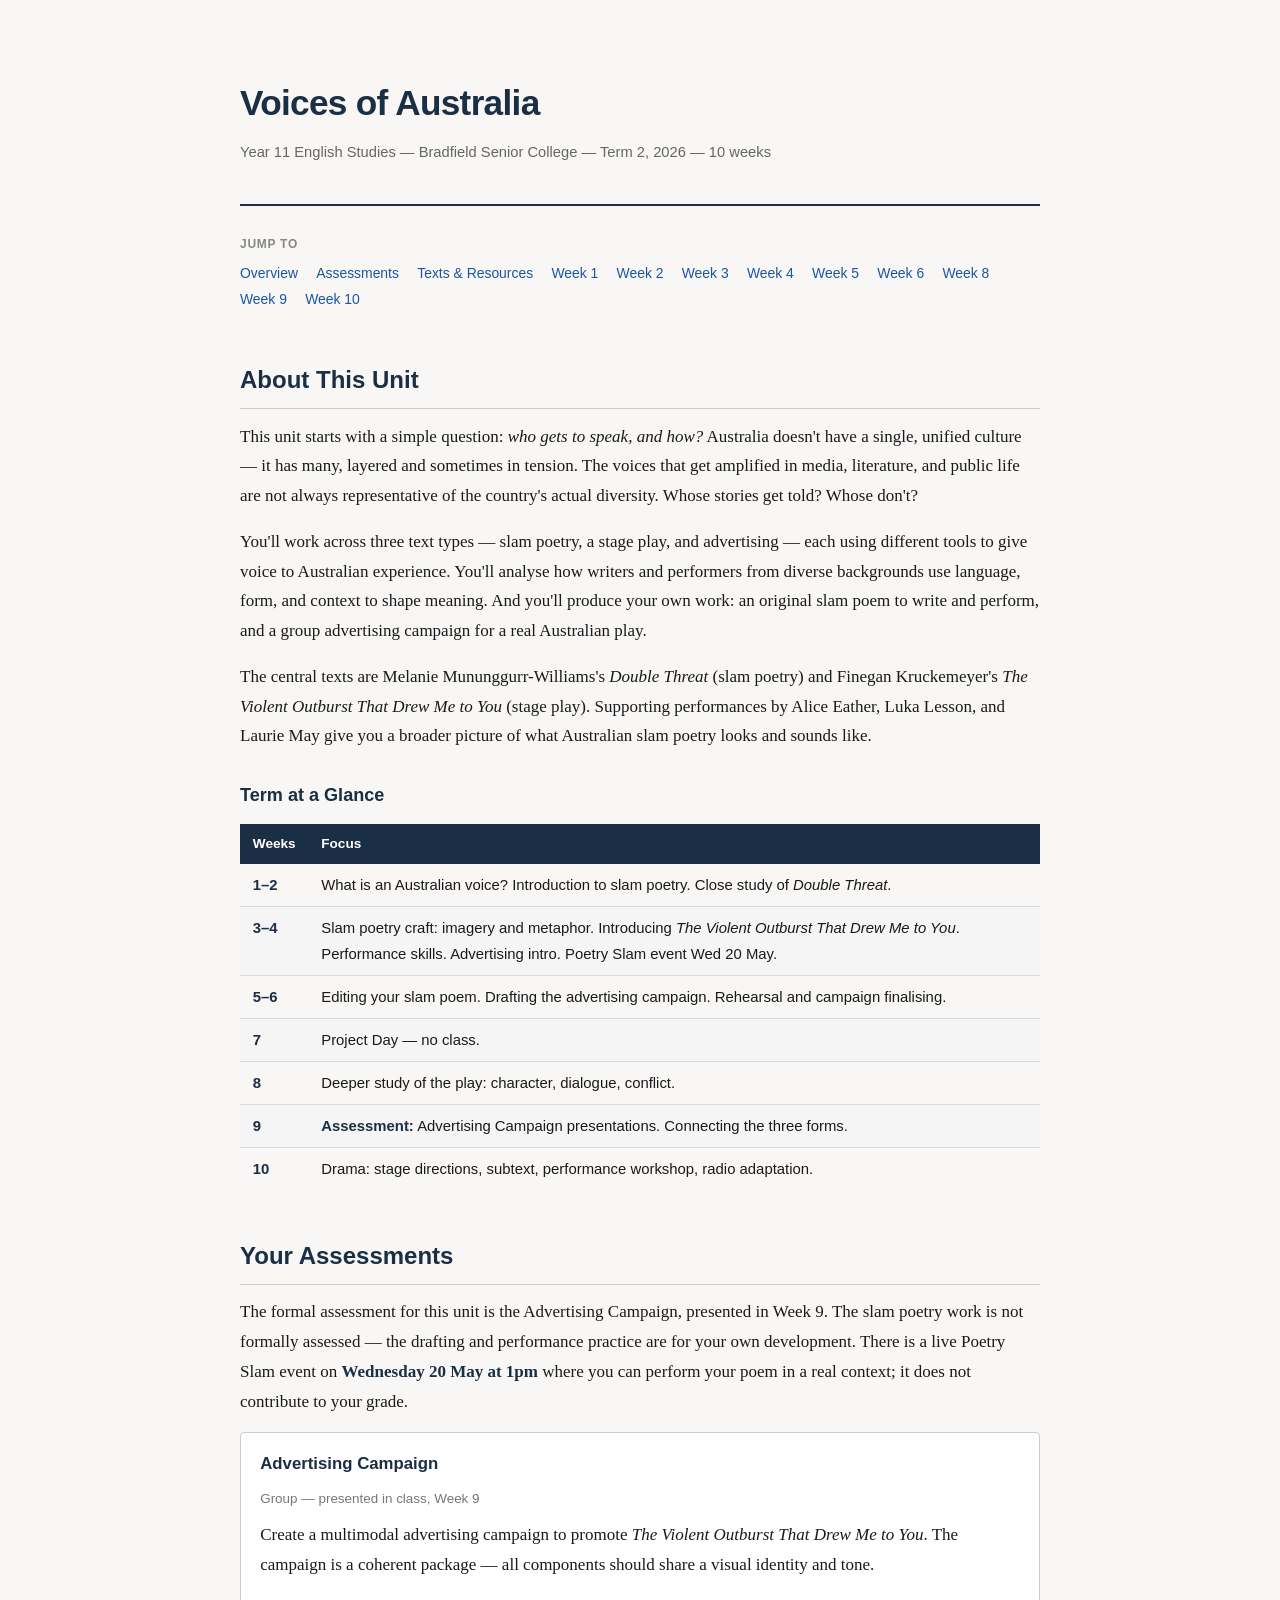
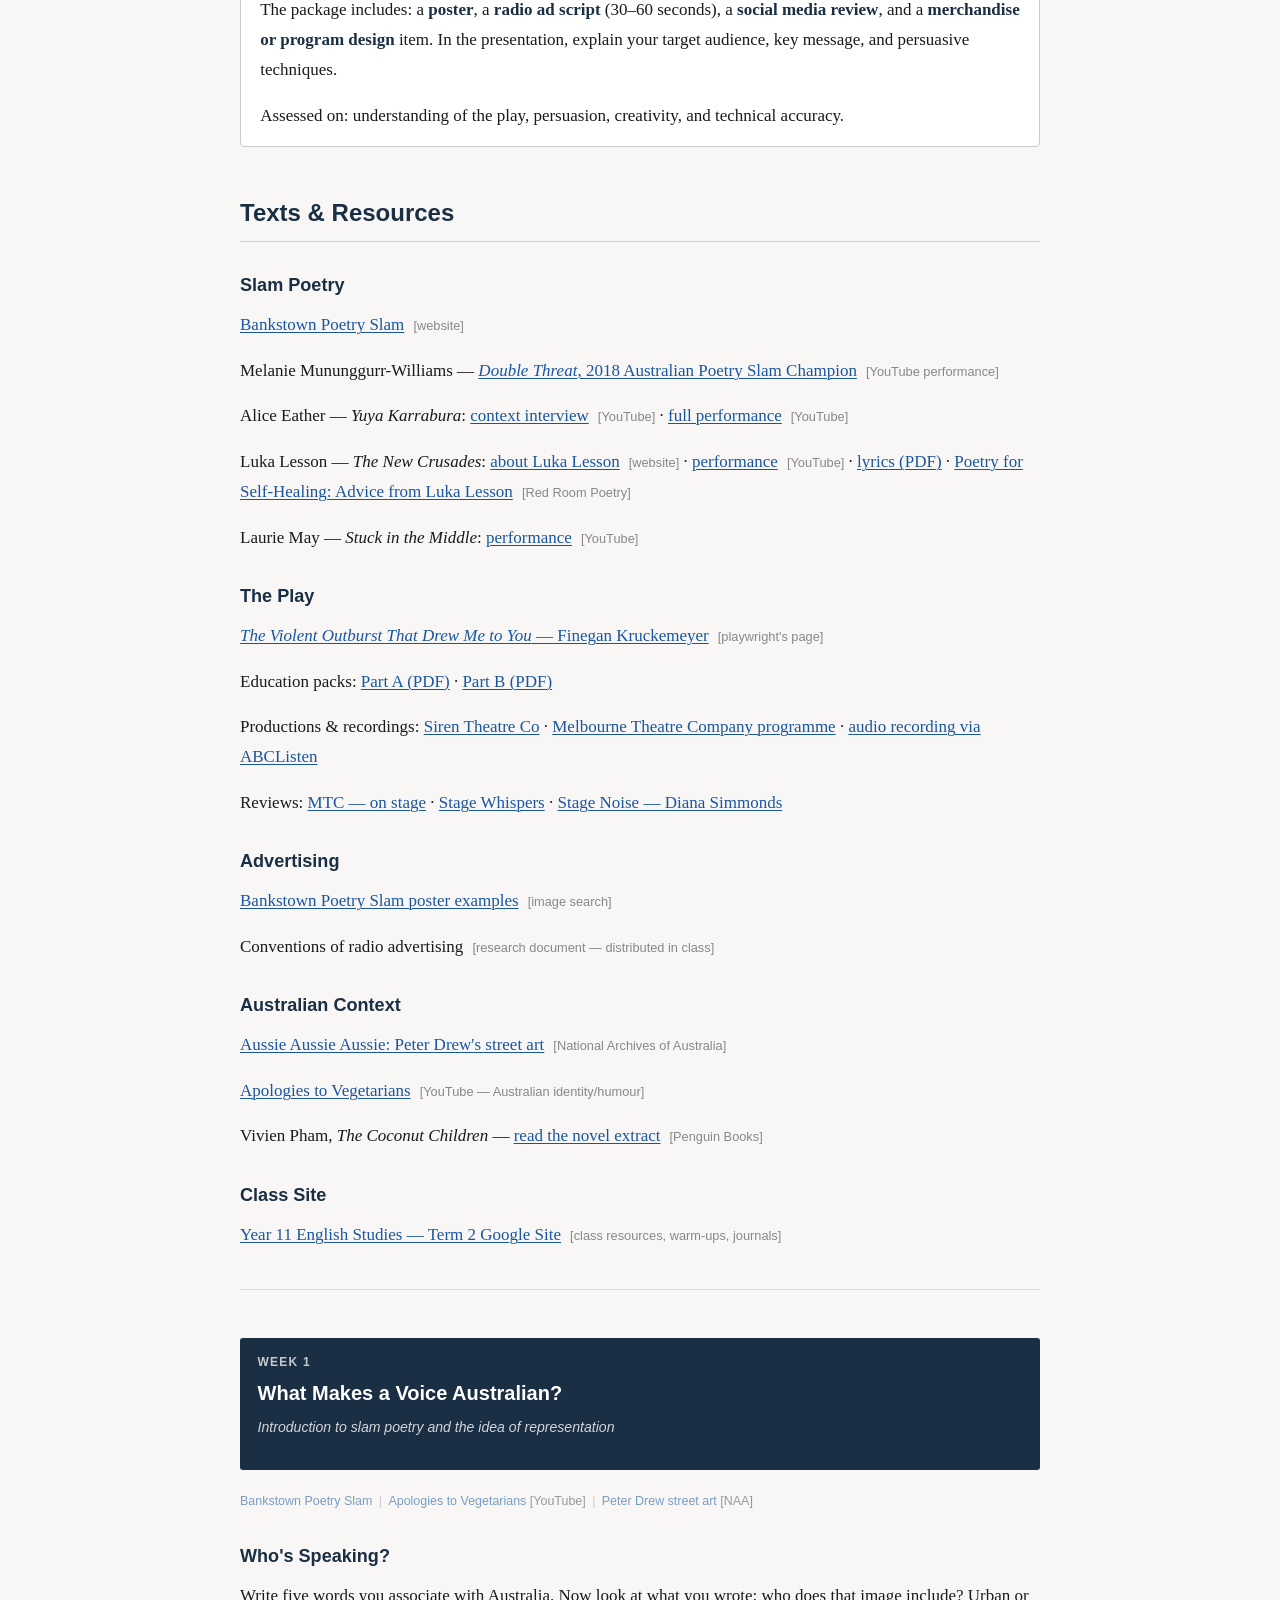
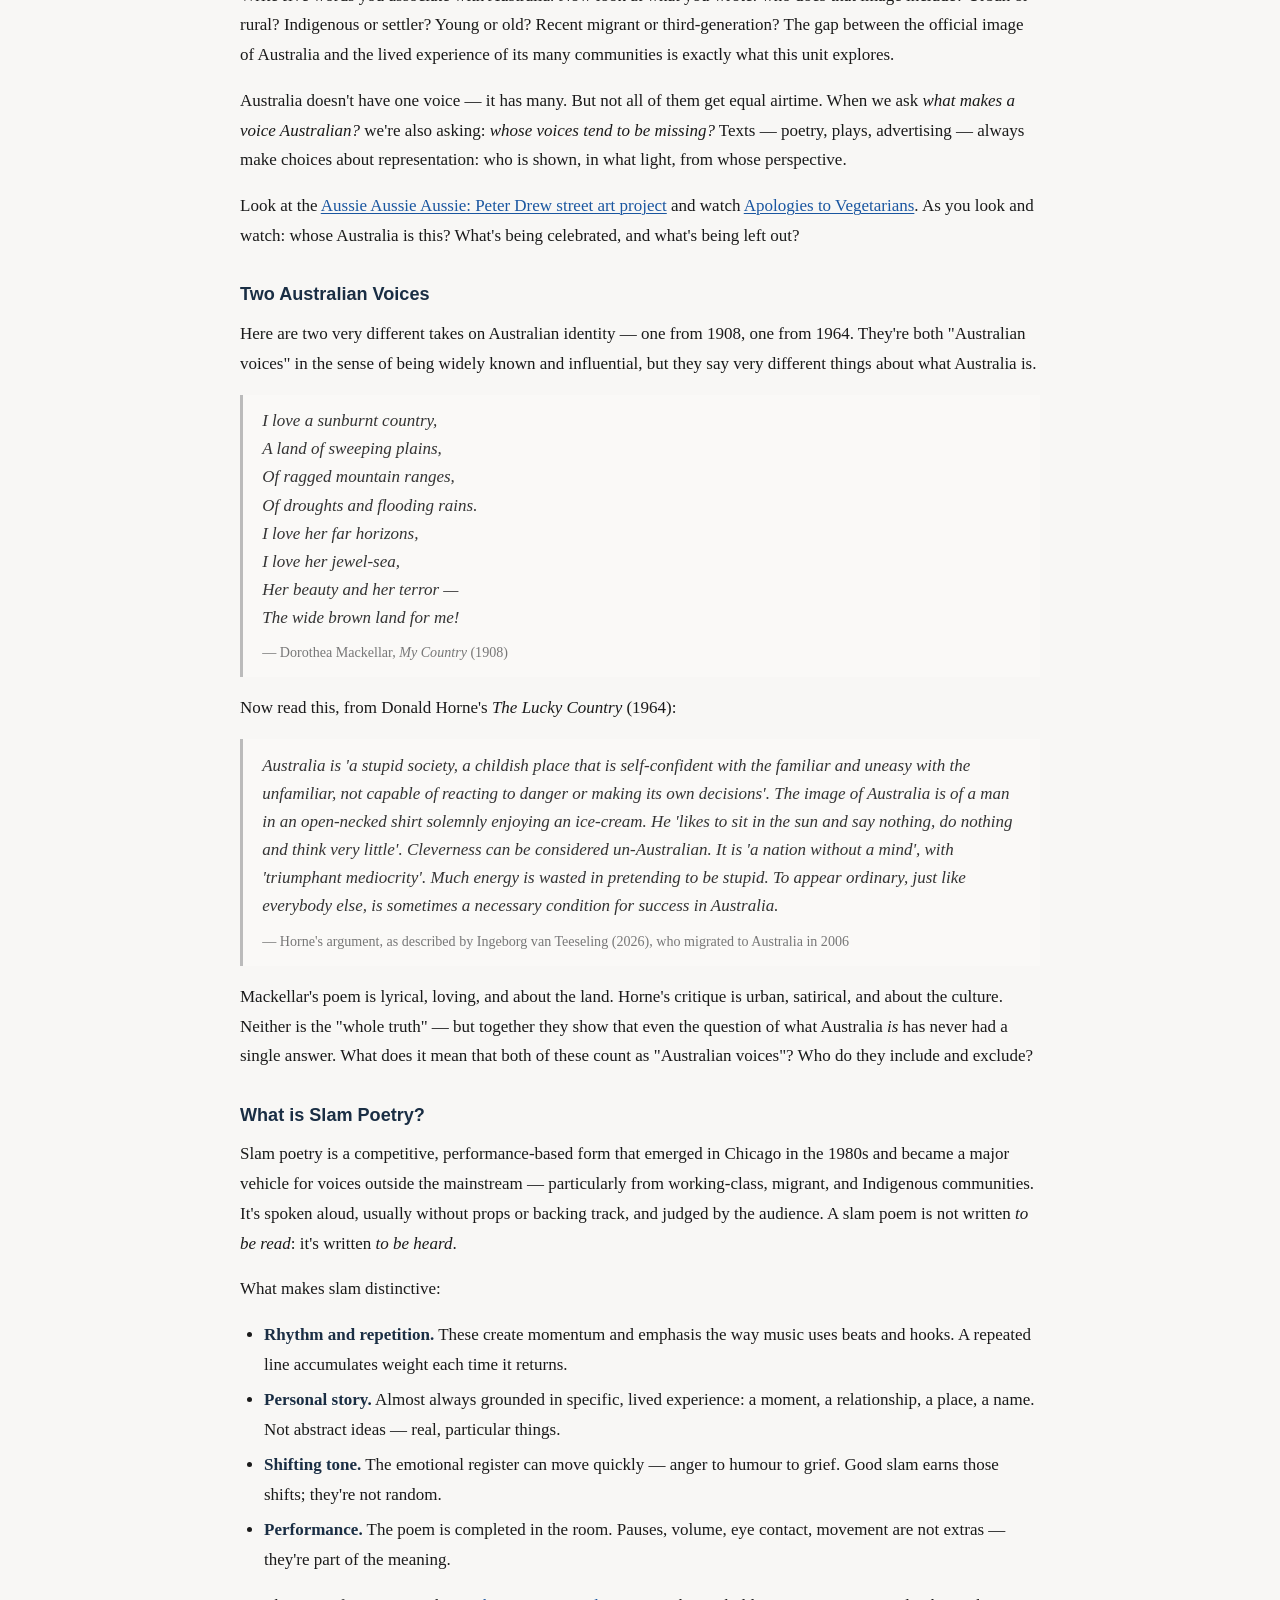
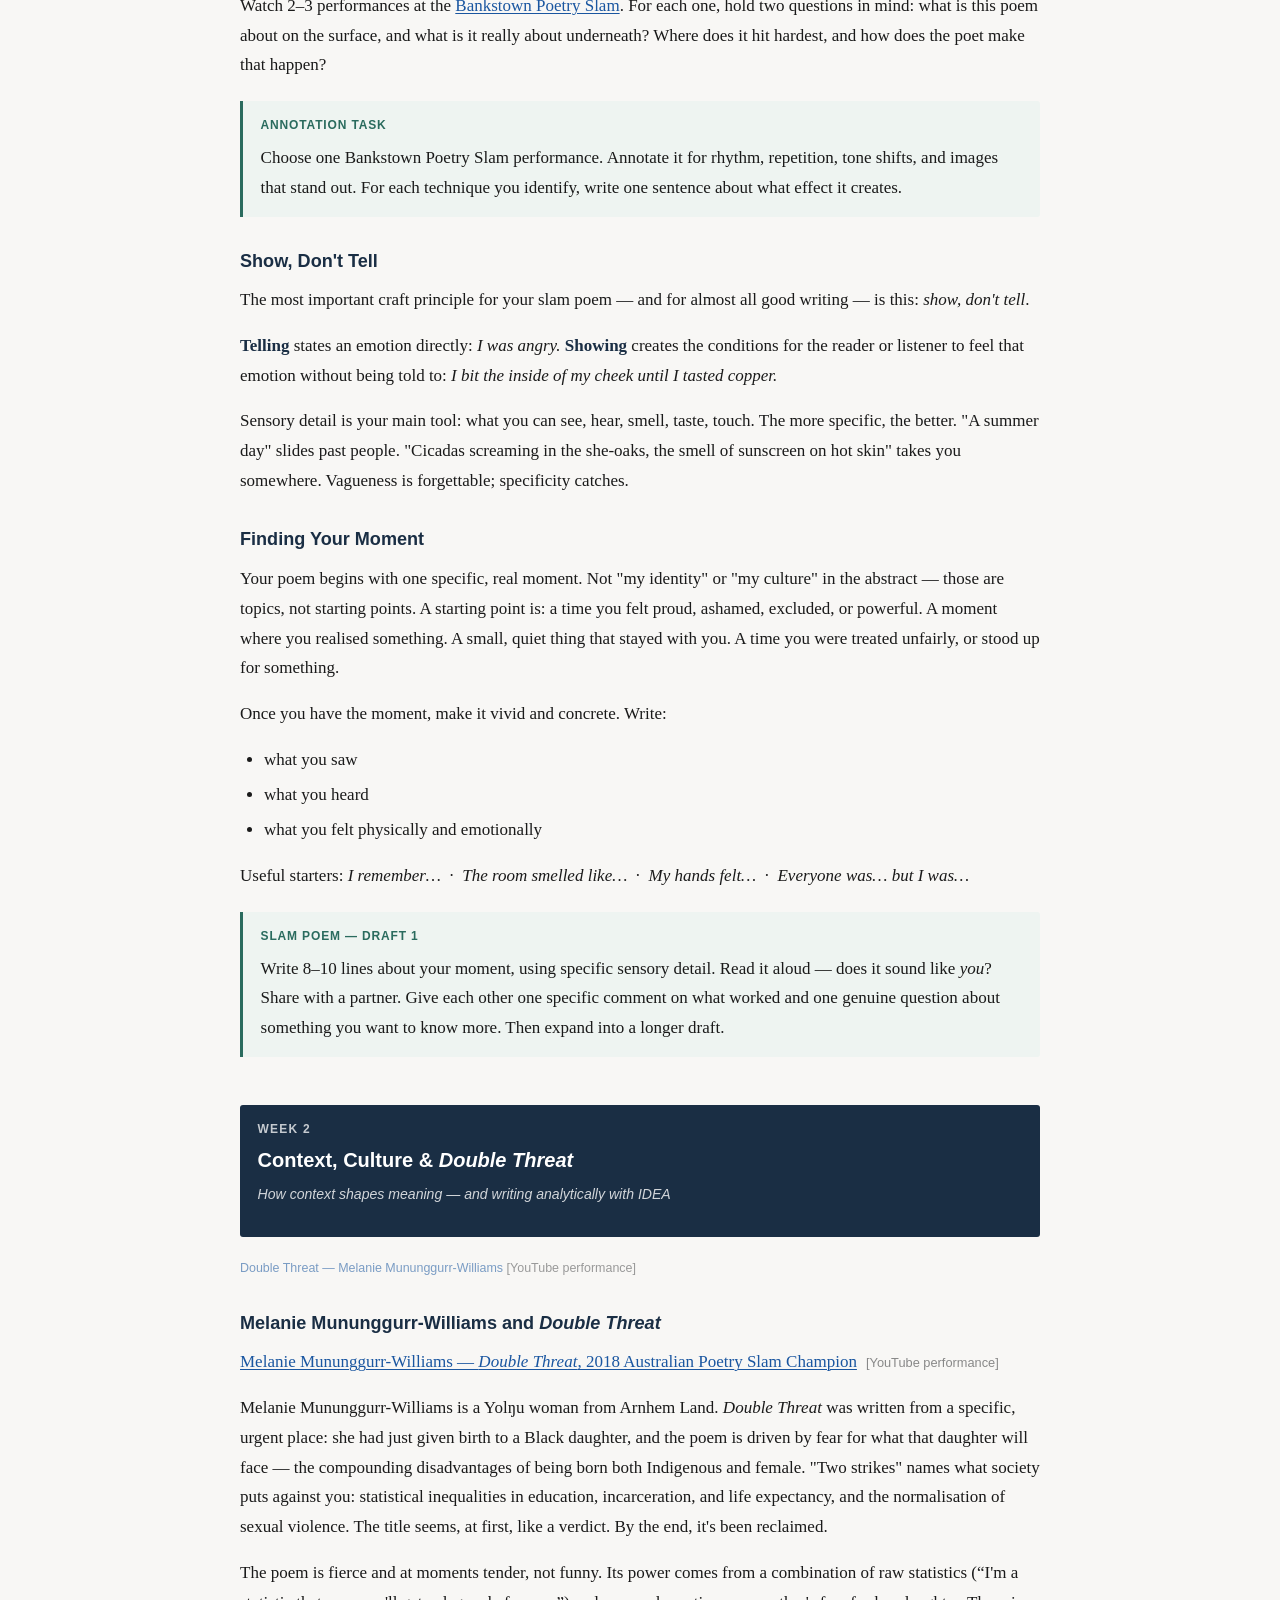
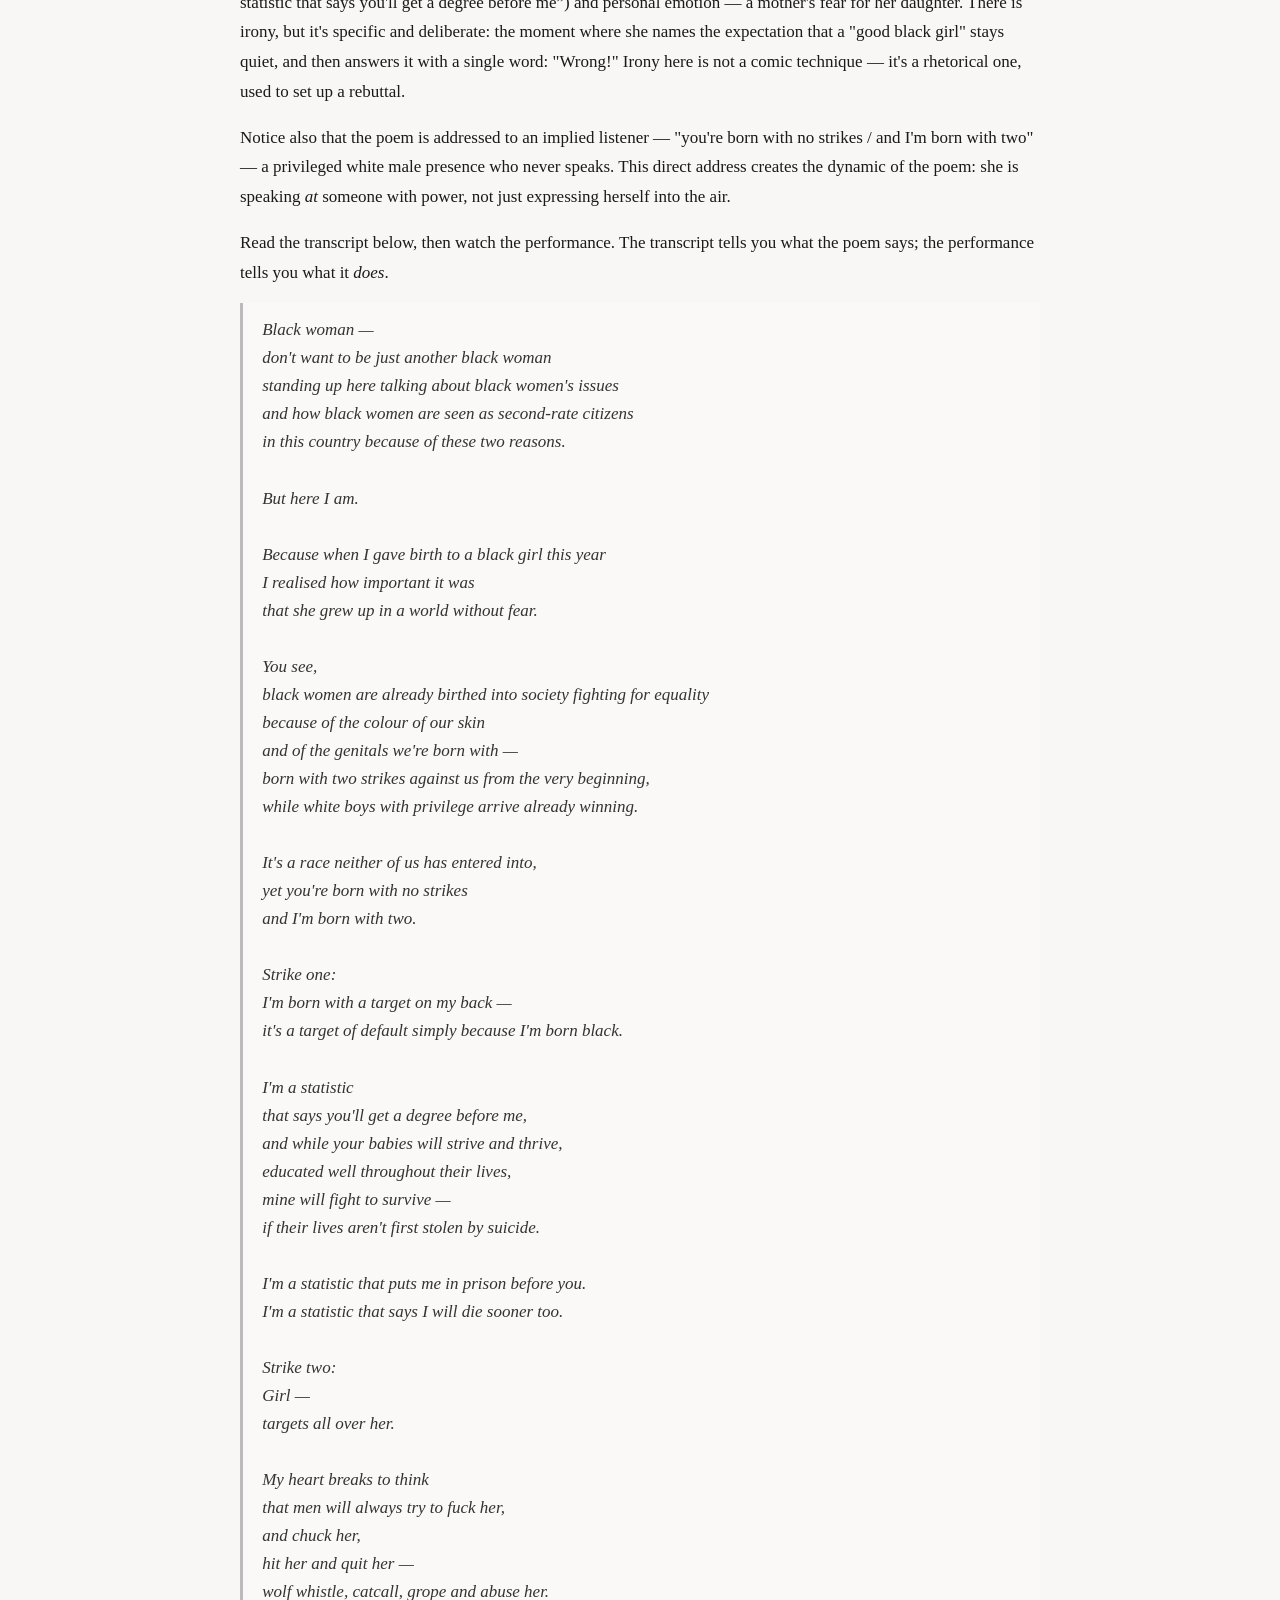
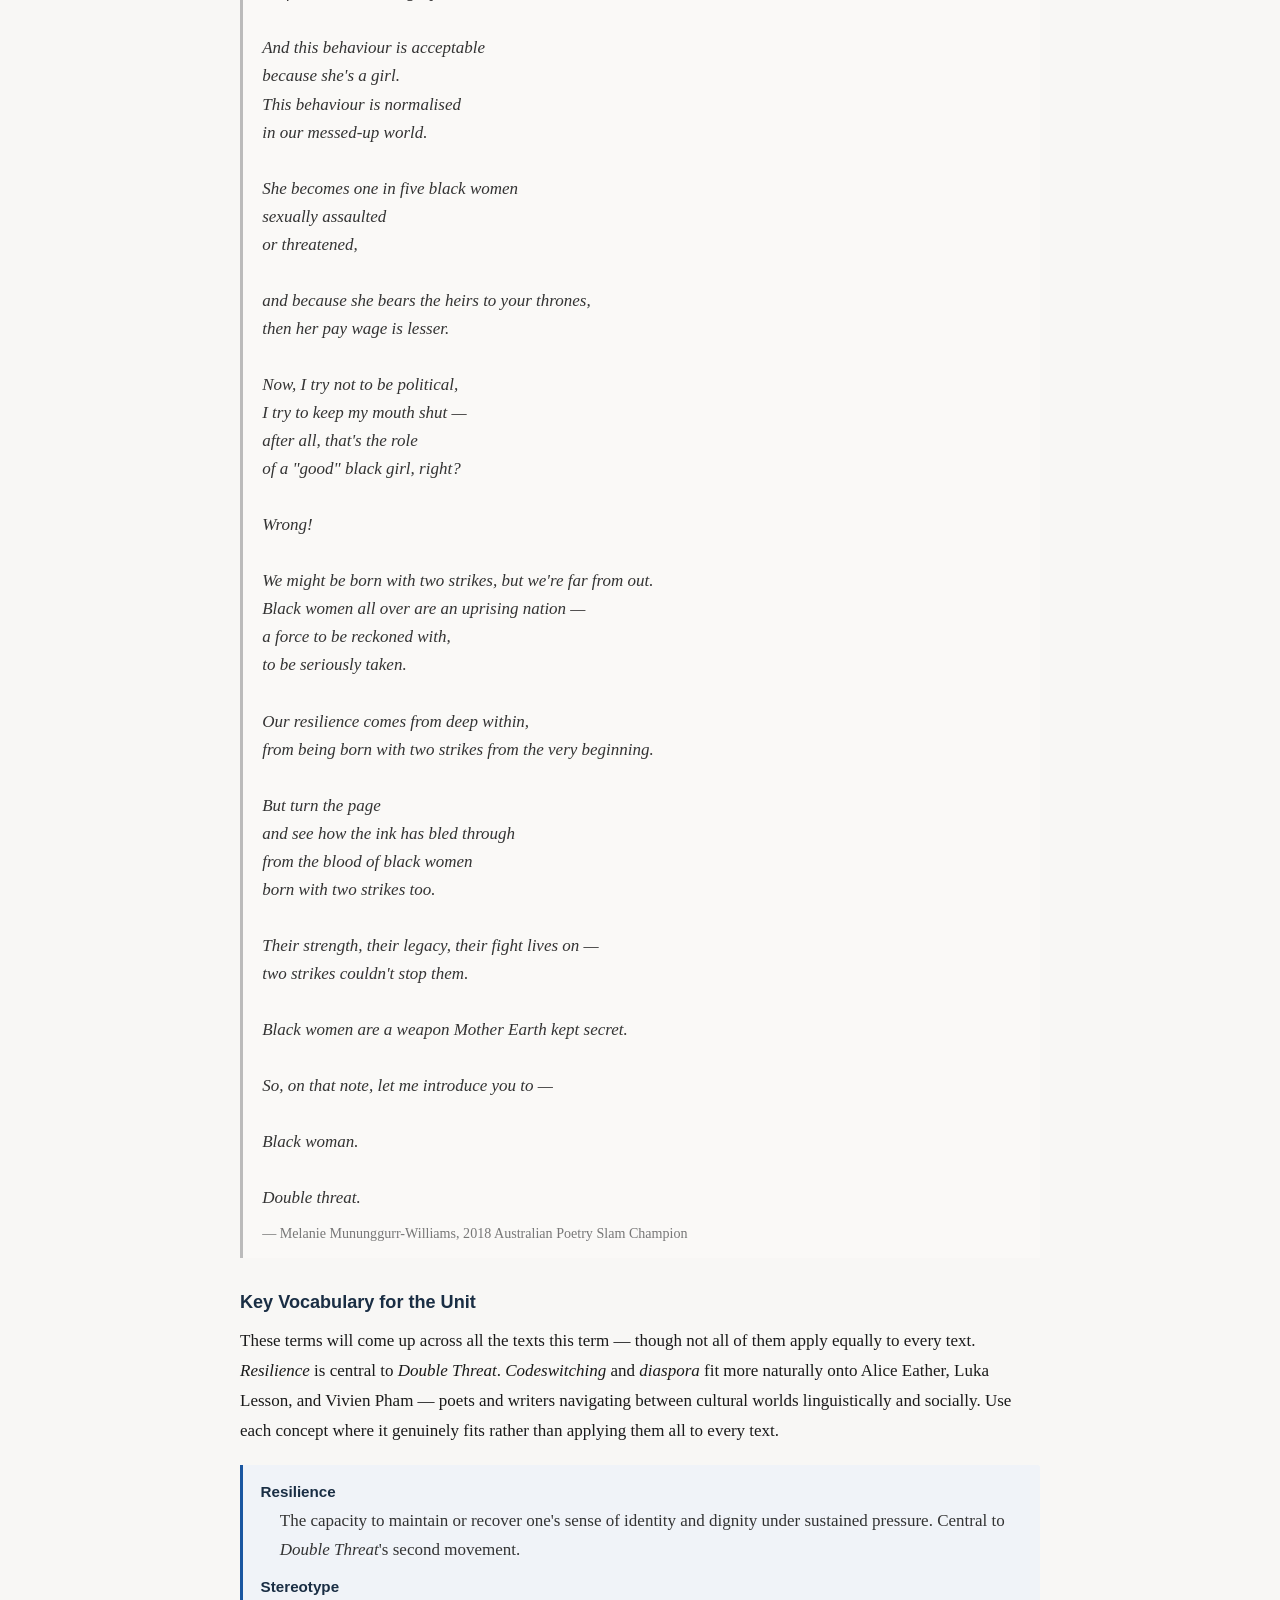
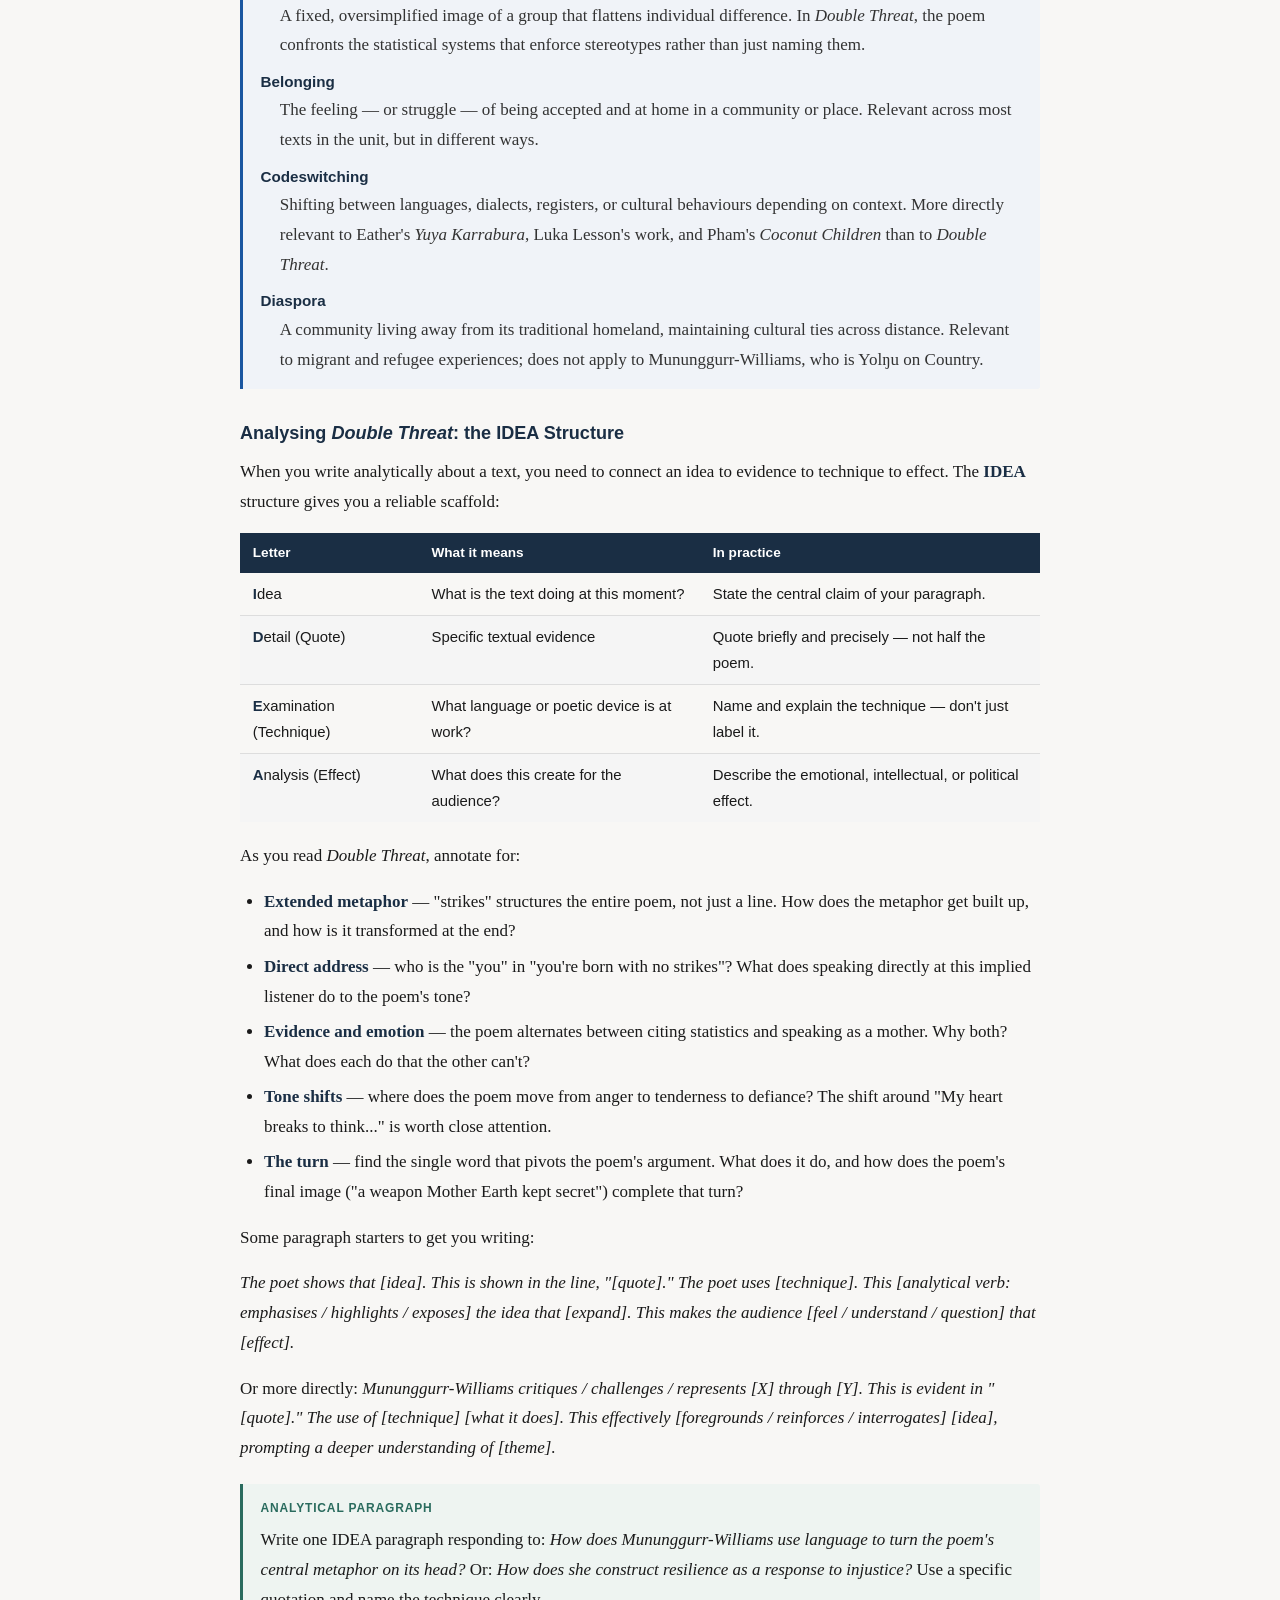
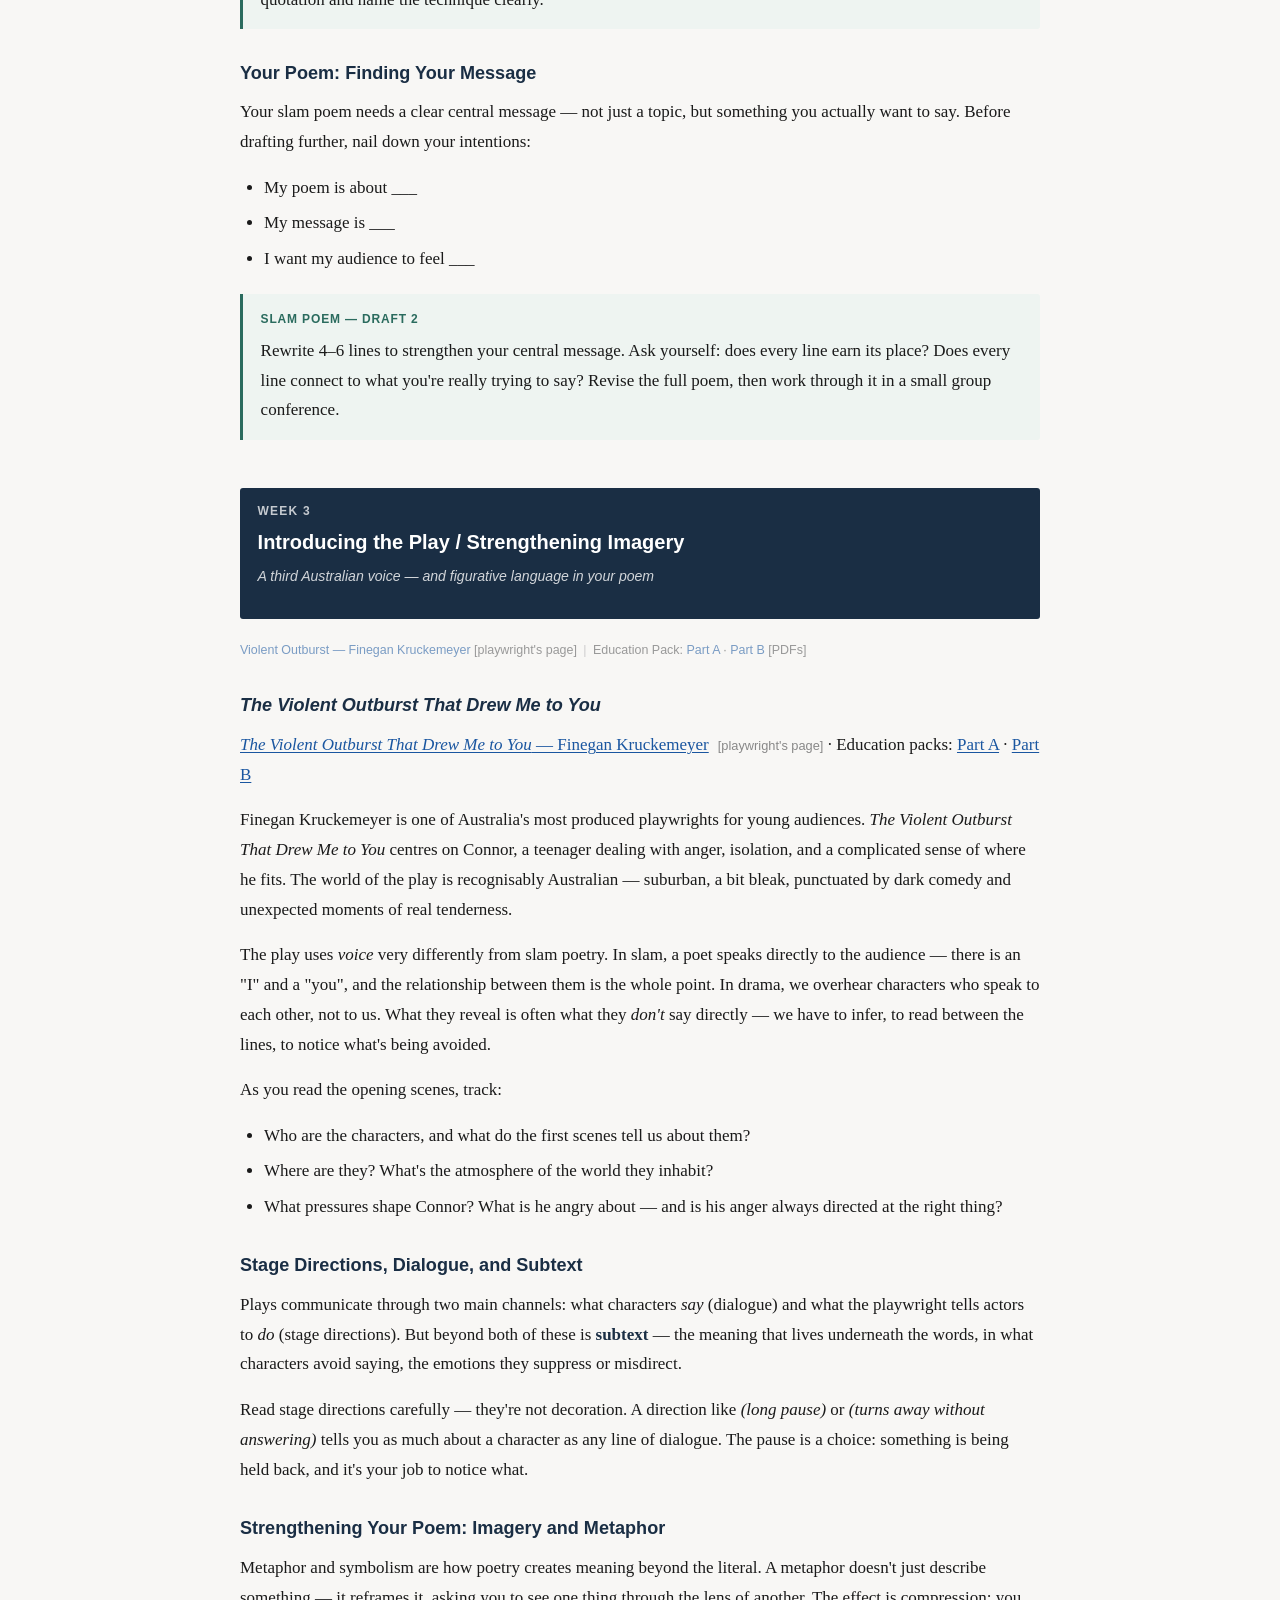
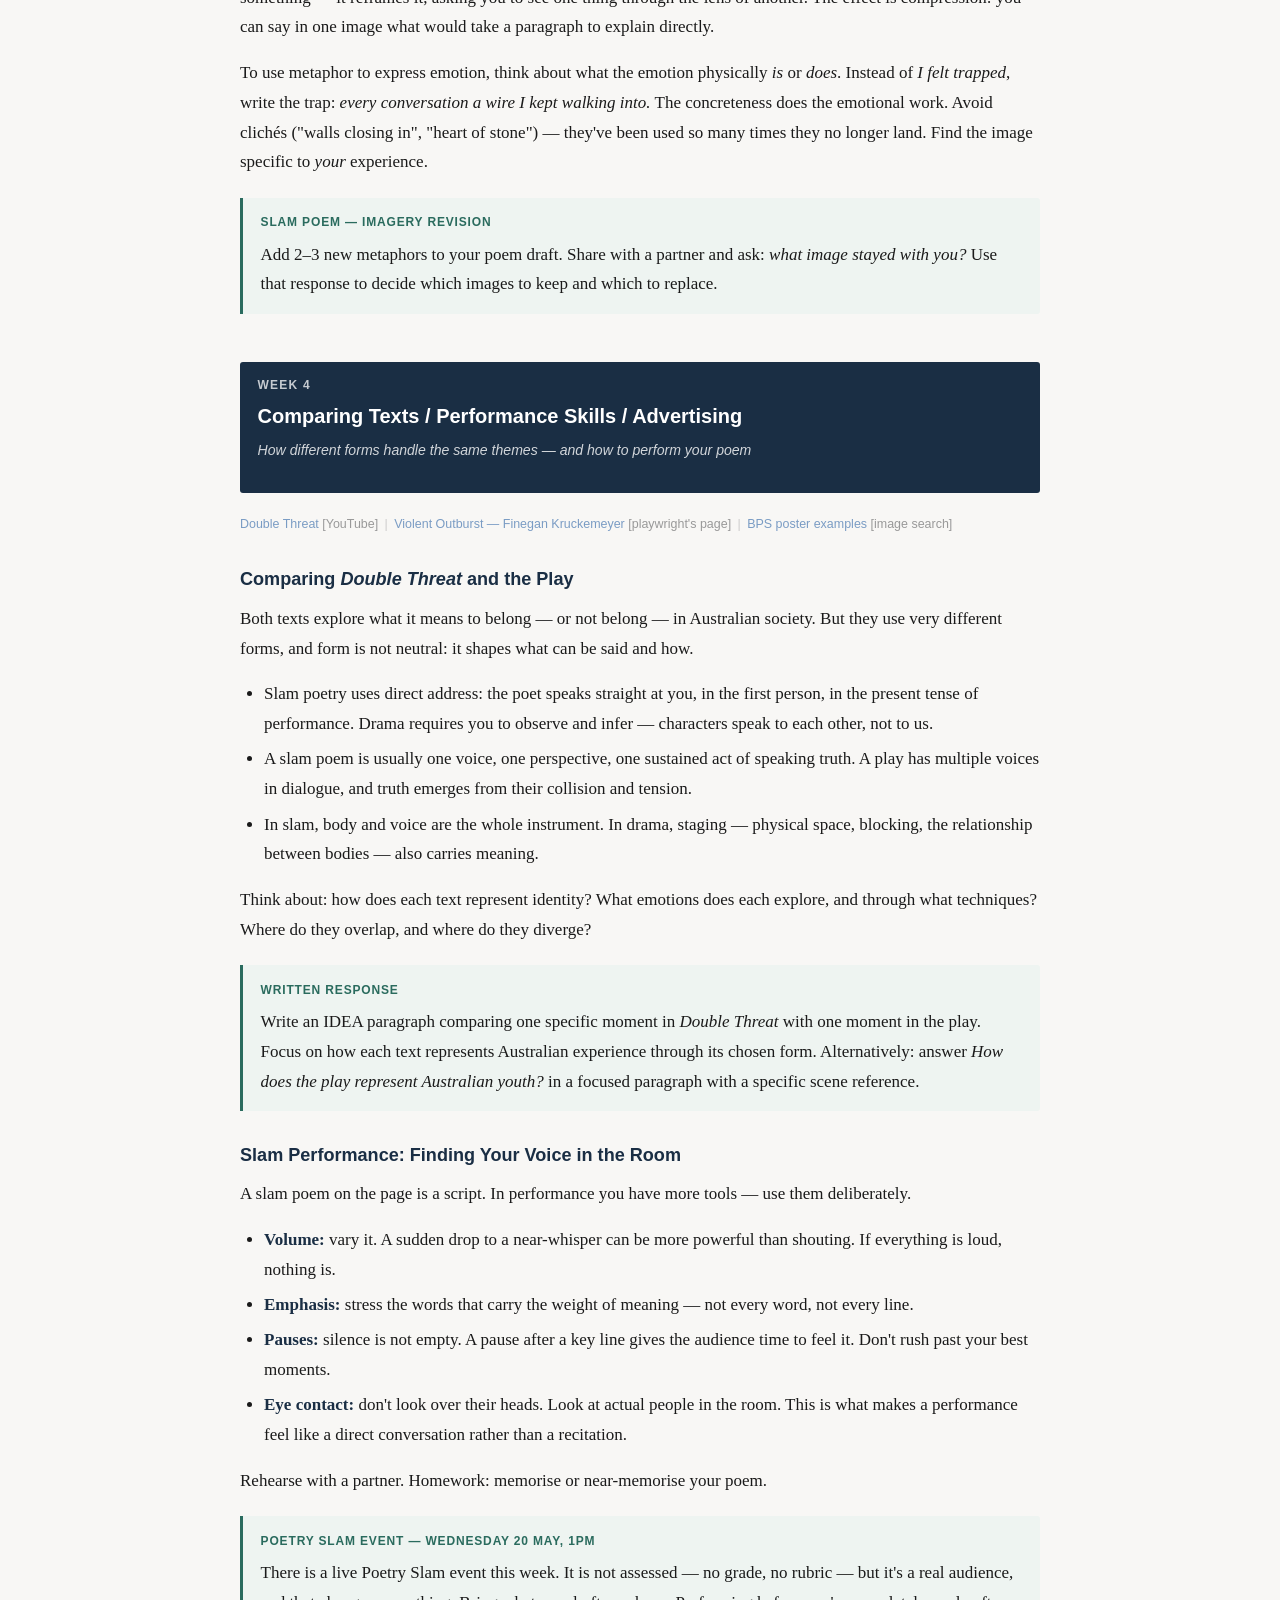
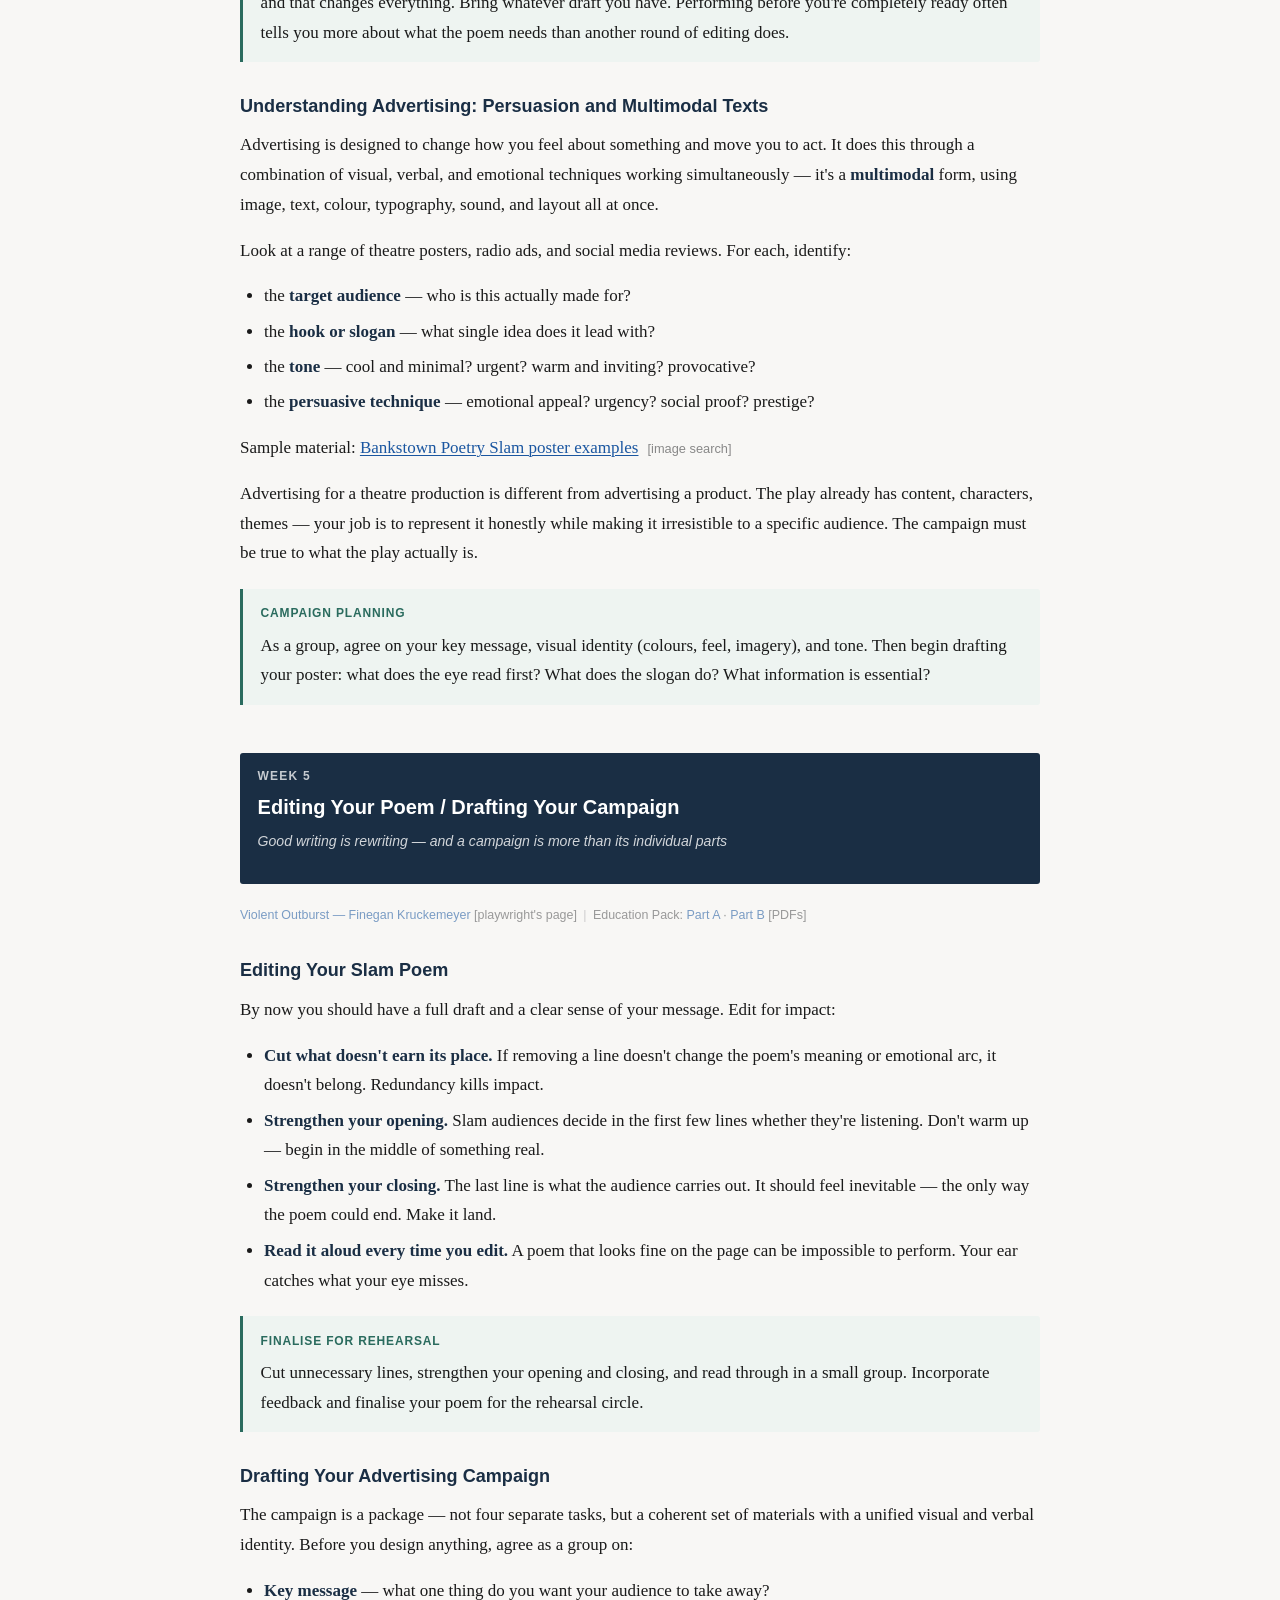
<file: units/voices-of-australia/index.html>
<!DOCTYPE html>
<html lang="en">
<head>
<meta charset="UTF-8">
<meta name="viewport" content="width=device-width, initial-scale=1.0">
<meta name="robots" content="noindex, nofollow">
<title>Voices of Australia — Year 11 English Studies, Term 2 2026</title>
<style>
*, *::before, *::after { box-sizing: border-box; margin: 0; padding: 0; }

body {
  font-family: Georgia, 'Times New Roman', serif;
  font-size: 17px;
  line-height: 1.75;
  color: #1a1a1a;
  background: #f8f7f5;
  padding: 0 1.2rem;
}

.page {
  max-width: 800px;
  margin: 0 auto;
  padding: 2rem 0 5rem;
}

header {
  border-bottom: 2px solid #1a2e44;
  padding: 2.5rem 0 1.4rem;
  margin-bottom: 1.8rem;
}
header h1 {
  font-family: -apple-system, BlinkMacSystemFont, 'Segoe UI', Helvetica, Arial, sans-serif;
  font-size: 2.2rem;
  font-weight: 700;
  color: #1a2e44;
  letter-spacing: -0.02em;
}
header .meta {
  margin-top: 0.4rem;
  font-family: -apple-system, BlinkMacSystemFont, 'Segoe UI', Helvetica, Arial, sans-serif;
  font-size: 0.92rem;
  color: #666;
}

nav {
  margin-bottom: 2.5rem;
  font-family: -apple-system, BlinkMacSystemFont, 'Segoe UI', Helvetica, Arial, sans-serif;
  font-size: 0.87rem;
  line-height: 1.6;
}
nav .nav-label {
  font-weight: 700;
  color: #888;
  text-transform: uppercase;
  letter-spacing: 0.06em;
  font-size: 0.75rem;
  display: block;
  margin-bottom: 0.5rem;
}
nav a {
  display: inline-block;
  color: #1a56a0;
  text-decoration: none;
  margin-right: 0.9rem;
  margin-bottom: 0.25rem;
}
nav a:hover { text-decoration: underline; }

h2 {
  font-family: -apple-system, BlinkMacSystemFont, 'Segoe UI', Helvetica, Arial, sans-serif;
  font-size: 1.5rem;
  font-weight: 700;
  color: #1a2e44;
  margin-top: 2.8rem;
  margin-bottom: 0.8rem;
  padding-bottom: 0.4rem;
  border-bottom: 1px solid #ccc;
}
h3 {
  font-family: -apple-system, BlinkMacSystemFont, 'Segoe UI', Helvetica, Arial, sans-serif;
  font-size: 1.13rem;
  font-weight: 700;
  color: #1a2e44;
  margin-top: 1.8rem;
  margin-bottom: 0.5rem;
}

.week-block {
  margin-top: 3rem;
}
.week-header {
  background: #1a2e44;
  color: white;
  padding: 0.85rem 1.1rem 0.9rem;
  border-radius: 3px;
  margin-bottom: 1.3rem;
  font-family: -apple-system, BlinkMacSystemFont, 'Segoe UI', Helvetica, Arial, sans-serif;
}
.week-header .week-num {
  font-size: 0.75rem;
  font-weight: 700;
  text-transform: uppercase;
  letter-spacing: 0.1em;
  opacity: 0.75;
  display: block;
  margin-bottom: 0.2rem;
}
.week-header h2 {
  font-size: 1.25rem;
  color: white;
  border: none;
  margin: 0;
  padding: 0;
  font-weight: 700;
}
.week-header .focus {
  font-size: 0.88rem;
  opacity: 0.8;
  margin-top: 0.25rem;
  font-style: italic;
}

p { margin-bottom: 1rem; }

ul, ol {
  margin: 0.4rem 0 1rem 1.5rem;
}
li { margin-bottom: 0.35rem; }

strong { color: #1a2e44; }

a {
  color: #1a56a0;
  text-decoration: underline;
  text-decoration-thickness: 1px;
  text-underline-offset: 2px;
}
a:hover { color: #0c3172; }

.resource-type {
  font-family: -apple-system, BlinkMacSystemFont, 'Segoe UI', Helvetica, Arial, sans-serif;
  font-size: 0.8rem;
  color: #888;
  margin-left: 0.3rem;
}

.task {
  background: #eef4f1;
  border-left: 3px solid #2a6b5e;
  padding: 0.9rem 1.1rem;
  margin: 1.3rem 0;
  border-radius: 0 3px 3px 0;
}
.task-label {
  font-family: -apple-system, BlinkMacSystemFont, 'Segoe UI', Helvetica, Arial, sans-serif;
  font-size: 0.75rem;
  font-weight: 700;
  text-transform: uppercase;
  letter-spacing: 0.07em;
  color: #2a6b5e;
  margin-bottom: 0.4rem;
}
.task p:last-child { margin-bottom: 0; }
.task ul { margin-bottom: 0; }

.key-terms {
  background: #f0f3f8;
  border-left: 3px solid #1a56a0;
  padding: 0.9rem 1.1rem;
  margin: 1.2rem 0;
  border-radius: 0 3px 3px 0;
}
.key-terms dl { margin: 0; }
.key-terms dt {
  font-weight: 700;
  color: #1a2e44;
  font-family: -apple-system, BlinkMacSystemFont, 'Segoe UI', Helvetica, Arial, sans-serif;
  font-size: 0.95rem;
}
.key-terms dd {
  margin-left: 1.2rem;
  margin-bottom: 0.55rem;
  color: #333;
}
.key-terms dd:last-child { margin-bottom: 0; }

.assessment-box {
  border: 1px solid #ccc;
  border-radius: 4px;
  padding: 1rem 1.2rem;
  margin: 1rem 0;
  background: #fff;
}
.assessment-box h3 {
  margin-top: 0;
  font-size: 1.05rem;
}
.assessment-box .assess-meta {
  font-family: -apple-system, BlinkMacSystemFont, 'Segoe UI', Helvetica, Arial, sans-serif;
  font-size: 0.84rem;
  color: #777;
  margin-bottom: 0.6rem;
}
.assessment-box p:last-child { margin-bottom: 0; }

/* Quick links under week headers */
.week-links {
  font-family: -apple-system, BlinkMacSystemFont, 'Segoe UI', Helvetica, Arial, sans-serif;
  font-size: 0.78rem;
  color: #999;
  margin-bottom: 1.3rem;
  line-height: 1.7;
}
.week-links a {
  color: #7a9cc4;
  text-decoration: none;
}
.week-links a:hover { text-decoration: underline; }
.week-links .sep { color: #ccc; margin: 0 0.4rem; }

/* Poetry / quoted text block */
.poem {
  font-family: Georgia, serif;
  font-style: italic;
  border-left: 3px solid #bbb;
  padding: 0.8rem 1.2rem;
  margin: 1rem 0;
  color: #333;
  line-height: 1.65;
  white-space: pre-line;
  background: #faf9f7;
}
.poem .attribution {
  font-style: normal;
  font-size: 0.88rem;
  color: #777;
  margin-top: 0.6rem;
  display: block;
}

table {
  border-collapse: collapse;
  width: 100%;
  margin: 0.8rem 0 1.2rem;
  font-size: 0.93rem;
  font-family: -apple-system, BlinkMacSystemFont, 'Segoe UI', Helvetica, Arial, sans-serif;
}
th {
  background: #1a2e44;
  color: white;
  text-align: left;
  padding: 0.5rem 0.8rem;
  font-weight: 600;
  font-size: 0.85rem;
}
td {
  padding: 0.5rem 0.8rem;
  border-bottom: 1px solid #ddd;
  vertical-align: top;
}
tr:last-child td { border-bottom: none; }
tr:nth-child(even) td { background: #f5f5f5; }
.week-table td:first-child {
  font-weight: 600;
  color: #1a2e44;
  white-space: nowrap;
}

hr {
  border: none;
  border-top: 1px solid #ddd;
  margin: 2.5rem 0;
}

@media (max-width: 600px) {
  body { font-size: 16px; }
  header h1 { font-size: 1.7rem; }
  .week-header h2 { font-size: 1.1rem; }
}
</style>
</head>
<body>
<div class="page">

<header>
  <h1>Voices of Australia</h1>
  <p class="meta">Year 11 English Studies &mdash; Bradfield Senior College &mdash; Term 2, 2026 &mdash; 10 weeks</p>
</header>

<nav>
  <span class="nav-label">Jump to</span>
  <a href="#overview">Overview</a>
  <a href="#assessments">Assessments</a>
  <a href="#resources">Texts &amp; Resources</a>
  <a href="#week1">Week 1</a>
  <a href="#week2">Week 2</a>
  <a href="#week3">Week 3</a>
  <a href="#week4">Week 4</a>
  <a href="#week5">Week 5</a>
  <a href="#week6">Week 6</a>
  <a href="#week8">Week 8</a>
  <a href="#week9">Week 9</a>
  <a href="#week10">Week 10</a>
</nav>

<!-- OVERVIEW -->
<section id="overview">
<h2>About This Unit</h2>

<p>This unit starts with a simple question: <em>who gets to speak, and how?</em> Australia doesn't have a single, unified culture — it has many, layered and sometimes in tension. The voices that get amplified in media, literature, and public life are not always representative of the country's actual diversity. Whose stories get told? Whose don't?</p>

<p>You'll work across three text types — slam poetry, a stage play, and advertising — each using different tools to give voice to Australian experience. You'll analyse how writers and performers from diverse backgrounds use language, form, and context to shape meaning. And you'll produce your own work: an original slam poem to write and perform, and a group advertising campaign for a real Australian play.</p>

<p>The central texts are Melanie Mununggurr-Williams's <em>Double Threat</em> (slam poetry) and Finegan Kruckemeyer's <em>The Violent Outburst That Drew Me to You</em> (stage play). Supporting performances by Alice Eather, Luka Lesson, and Laurie May give you a broader picture of what Australian slam poetry looks and sounds like.</p>

<h3>Term at a Glance</h3>
<table class="week-table">
  <thead>
    <tr><th>Weeks</th><th>Focus</th></tr>
  </thead>
  <tbody>
    <tr><td>1&ndash;2</td><td>What is an Australian voice? Introduction to slam poetry. Close study of <em>Double Threat</em>.</td></tr>
    <tr><td>3&ndash;4</td><td>Slam poetry craft: imagery and metaphor. Introducing <em>The Violent Outburst That Drew Me to You</em>. Performance skills. Advertising intro. Poetry Slam event Wed 20 May.</td></tr>
    <tr><td>5&ndash;6</td><td>Editing your slam poem. Drafting the advertising campaign. Rehearsal and campaign finalising.</td></tr>
    <tr><td>7</td><td>Project Day &mdash; no class.</td></tr>
    <tr><td>8</td><td>Deeper study of the play: character, dialogue, conflict.</td></tr>
    <tr><td>9</td><td><strong>Assessment:</strong> Advertising Campaign presentations. Connecting the three forms.</td></tr>
    <tr><td>10</td><td>Drama: stage directions, subtext, performance workshop, radio adaptation.</td></tr>
  </tbody>
</table>
</section>

<!-- ASSESSMENTS -->
<section id="assessments">
<h2>Your Assessments</h2>
<p>The formal assessment for this unit is the Advertising Campaign, presented in Week 9. The slam poetry work is not formally assessed &mdash; the drafting and performance practice are for your own development. There is a live Poetry Slam event on <strong>Wednesday 20 May at 1pm</strong> where you can perform your poem in a real context; it does not contribute to your grade.</p>

<div class="assessment-box">
  <h3>Advertising Campaign</h3>
  <p class="assess-meta">Group &mdash; presented in class, Week 9</p>
  <p>Create a multimodal advertising campaign to promote <em>The Violent Outburst That Drew Me to You</em>. The campaign is a coherent package &mdash; all components should share a visual identity and tone.</p>
  <p>The package includes: a <strong>poster</strong>, a <strong>radio ad script</strong> (30&ndash;60 seconds), a <strong>social media review</strong>, and a <strong>merchandise or program design</strong> item. In the presentation, explain your target audience, key message, and persuasive techniques.</p>
  <p>Assessed on: understanding of the play, persuasion, creativity, and technical accuracy.</p>
</div>
</section>

<!-- RESOURCES -->
<section id="resources">
<h2>Texts &amp; Resources</h2>

<h3>Slam Poetry</h3>

<p><a href="https://www.bankstownpoetryslam.com/home" target="_blank">Bankstown Poetry Slam</a> <span class="resource-type">[website]</span></p>

<p>Melanie Mununggurr-Williams &mdash; <a href="https://www.youtube.com/watch?v=dJtSRx7XwOo" target="_blank"><em>Double Threat</em>, 2018 Australian Poetry Slam Champion</a> <span class="resource-type">[YouTube performance]</span></p>

<p>Alice Eather &mdash; <em>Yuya Karrabura</em>: <a href="https://youtu.be/WspzmdZetCc?si=V-PnaV-voclTp4YW" target="_blank">context interview</a> <span class="resource-type">[YouTube]</span> &middot; <a href="https://youtu.be/5yla0FMEAmg?si=lrkbClvzzxBDmjze" target="_blank">full performance</a> <span class="resource-type">[YouTube]</span></p>

<p>Luka Lesson &mdash; <em>The New Crusades</em>: <a href="https://www.lukalesson.com/about" target="_blank">about Luka Lesson</a> <span class="resource-type">[website]</span> &middot; <a href="https://youtu.be/CJOtPjuFMAk?si=sIrviOoL2ChlRiAJ" target="_blank">performance</a> <span class="resource-type">[YouTube]</span> &middot; <a href="https://bpb-ap-se2.wpmucdn.com/learn.stleonards.vic.edu.au/dist/3/72/files/2015/06/The-New-Crusades-text.pdf" target="_blank">lyrics (PDF)</a> &middot; <a href="https://redroompoetry.org/poets/luka-lesson/poetry-self-healing-advice-luka-lesson/" target="_blank">Poetry for Self-Healing: Advice from Luka Lesson</a> <span class="resource-type">[Red Room Poetry]</span></p>

<p>Laurie May &mdash; <em>Stuck in the Middle</em>: <a href="https://youtu.be/JQxpgdQVJxE?si=8sw-pfjc3vOyBcN-" target="_blank">performance</a> <span class="resource-type">[YouTube]</span></p>

<h3>The Play</h3>

<p><a href="https://finegankruckemeyer.com/works/young/the-violent-outburst-that-drew-me-to-you/" target="_blank"><em>The Violent Outburst That Drew Me to You</em> &mdash; Finegan Kruckemeyer</a> <span class="resource-type">[playwright's page]</span></p>

<p>Education packs: <a href="https://res.cloudinary.com/mtc-2018/image/upload/g_auto,q_auto/The_Violent_Outburst_That_Drew_Me_to_You_Education_Pack_-_Part_A.pdf" target="_blank">Part A (PDF)</a> &middot; <a href="https://res.cloudinary.com/mtc-2018/image/upload/v1560319731/Education-Images/The_Violent_Outburst_That_Drew_Me_to_You_Education_Pack_-_Part_B.pdf" target="_blank">Part B (PDF)</a></p>

<p>Productions &amp; recordings: <a href="https://www.sirentheatreco.com/violentoutburst" target="_blank">Siren Theatre Co</a> &middot; <a href="https://www.mtc.com.au/discover-more/backstage/the-violent-outburst-that-drew-me-to-you-programme/" target="_blank">Melbourne Theatre Company programme</a> &middot; <a href="https://www.abc.net.au/listen/programs/lifematters/the-violent-outburst/5102136" target="_blank">audio recording via ABCListen</a></p>

<p>Reviews: <a href="https://www.mtc.com.au/discover-more/backstage/the-violent-outburst-that-drew-me-to-you-on-stage/" target="_blank">MTC &mdash; on stage</a> &middot; <a href="https://www.stagewhispers.com.au/reviews/violent-outburst-drew-me-you-1" target="_blank">Stage Whispers</a> &middot; <a href="https://www.stagenoise.com" target="_blank">Stage Noise &mdash; Diana Simmonds</a></p>

<h3>Advertising</h3>

<p><a href="https://www.google.com/search?q=bankstown+poetry+slam+posters&tbm=isch" target="_blank">Bankstown Poetry Slam poster examples</a> <span class="resource-type">[image search]</span></p>

<p>Conventions of radio advertising <span class="resource-type">[research document — distributed in class]</span></p>

<h3>Australian Context</h3>

<p><a href="https://www.naa.gov.au/students-and-teachers/classroom-resources/civics-and-citizenship/aussie-aussie-aussie-peter-drews-street-art" target="_blank">Aussie Aussie Aussie: Peter Drew's street art</a> <span class="resource-type">[National Archives of Australia]</span></p>

<p><a href="https://www.youtube.com/watch?v=1GkrzLIttdI" target="_blank">Apologies to Vegetarians</a> <span class="resource-type">[YouTube &mdash; Australian identity/humour]</span></p>

<p>Vivien Pham, <em>The Coconut Children</em> &mdash; <a href="https://www.penguin.com.au/books/the-coconut-children-9781761045998/extracts/2217-the-coconut-children" target="_blank">read the novel extract</a> <span class="resource-type">[Penguin Books]</span></p>

<h3>Class Site</h3>
<p><a href="https://sites.google.com/view/11englishstudiesbradfield/term-2-voices-of-australia" target="_blank">Year 11 English Studies &mdash; Term 2 Google Site</a> <span class="resource-type">[class resources, warm-ups, journals]</span></p>
</section>

<hr>

<!-- WEEK 1 -->
<section id="week1" class="week-block">
<div class="week-header">
  <span class="week-num">Week 1</span>
  <h2>What Makes a Voice Australian?</h2>
  <p class="focus">Introduction to slam poetry and the idea of representation</p>
</div>
<p class="week-links"><a href="https://www.bankstownpoetryslam.com/home" target="_blank">Bankstown Poetry Slam</a><span class="sep">|</span><a href="https://www.youtube.com/watch?v=1GkrzLIttdI" target="_blank">Apologies to Vegetarians</a> [YouTube]<span class="sep">|</span><a href="https://www.naa.gov.au/students-and-teachers/classroom-resources/civics-and-citizenship/aussie-aussie-aussie-peter-drews-street-art" target="_blank">Peter Drew street art</a> [NAA]</p>

<h3>Who's Speaking?</h3>

<p>Write five words you associate with Australia. Now look at what you wrote: who does that image include? Urban or rural? Indigenous or settler? Young or old? Recent migrant or third-generation? The gap between the official image of Australia and the lived experience of its many communities is exactly what this unit explores.</p>

<p>Australia doesn't have one voice &mdash; it has many. But not all of them get equal airtime. When we ask <em>what makes a voice Australian?</em> we're also asking: <em>whose voices tend to be missing?</em> Texts &mdash; poetry, plays, advertising &mdash; always make choices about representation: who is shown, in what light, from whose perspective.</p>

<p>Look at the <a href="https://www.naa.gov.au/students-and-teachers/classroom-resources/civics-and-citizenship/aussie-aussie-aussie-peter-drews-street-art" target="_blank">Aussie Aussie Aussie: Peter Drew street art project</a> and watch <a href="https://www.youtube.com/watch?v=1GkrzLIttdI" target="_blank">Apologies to Vegetarians</a>. As you look and watch: whose Australia is this? What's being celebrated, and what's being left out?</p>

<h3>Two Australian Voices</h3>

<p>Here are two very different takes on Australian identity &mdash; one from 1908, one from 1964. They're both "Australian voices" in the sense of being widely known and influential, but they say very different things about what Australia is.</p>

<div class="poem">I love a sunburnt country,
A land of sweeping plains,
Of ragged mountain ranges,
Of droughts and flooding rains.
I love her far horizons,
I love her jewel-sea,
Her beauty and her terror &mdash;
The wide brown land for me!
<span class="attribution">&mdash; Dorothea Mackellar, <em>My Country</em> (1908)</span></div>

<p>Now read this, from Donald Horne's <em>The Lucky Country</em> (1964):</p>

<div class="poem">Australia is 'a stupid society, a childish place that is self-confident with the familiar and uneasy with the unfamiliar, not capable of reacting to danger or making its own decisions'. The image of Australia is of a man in an open-necked shirt solemnly enjoying an ice-cream. He 'likes to sit in the sun and say nothing, do nothing and think very little'. Cleverness can be considered un-Australian. It is 'a nation without a mind', with 'triumphant mediocrity'. Much energy is wasted in pretending to be stupid. To appear ordinary, just like everybody else, is sometimes a necessary condition for success in Australia.
<span class="attribution">&mdash; Horne's argument, as described by Ingeborg van Teeseling (2026), who migrated to Australia in 2006</span></div>

<p>Mackellar's poem is lyrical, loving, and about the land. Horne's critique is urban, satirical, and about the culture. Neither is the "whole truth" &mdash; but together they show that even the question of what Australia <em>is</em> has never had a single answer. What does it mean that both of these count as "Australian voices"? Who do they include and exclude?</p>

<h3>What is Slam Poetry?</h3>

<p>Slam poetry is a competitive, performance-based form that emerged in Chicago in the 1980s and became a major vehicle for voices outside the mainstream &mdash; particularly from working-class, migrant, and Indigenous communities. It's spoken aloud, usually without props or backing track, and judged by the audience. A slam poem is not written <em>to be read</em>: it's written <em>to be heard</em>.</p>

<p>What makes slam distinctive:</p>
<ul>
  <li><strong>Rhythm and repetition.</strong> These create momentum and emphasis the way music uses beats and hooks. A repeated line accumulates weight each time it returns.</li>
  <li><strong>Personal story.</strong> Almost always grounded in specific, lived experience: a moment, a relationship, a place, a name. Not abstract ideas &mdash; real, particular things.</li>
  <li><strong>Shifting tone.</strong> The emotional register can move quickly &mdash; anger to humour to grief. Good slam earns those shifts; they're not random.</li>
  <li><strong>Performance.</strong> The poem is completed in the room. Pauses, volume, eye contact, movement are not extras &mdash; they're part of the meaning.</li>
</ul>

<p>Watch 2&ndash;3 performances at the <a href="https://www.bankstownpoetryslam.com/home" target="_blank">Bankstown Poetry Slam</a>. For each one, hold two questions in mind: what is this poem about on the surface, and what is it really about underneath? Where does it hit hardest, and how does the poet make that happen?</p>

<div class="task">
  <div class="task-label">Annotation task</div>
  <p>Choose one Bankstown Poetry Slam performance. Annotate it for rhythm, repetition, tone shifts, and images that stand out. For each technique you identify, write one sentence about what effect it creates.</p>
</div>

<h3>Show, Don't Tell</h3>

<p>The most important craft principle for your slam poem &mdash; and for almost all good writing &mdash; is this: <em>show, don't tell</em>.</p>

<p><strong>Telling</strong> states an emotion directly: <em>I was angry.</em> <strong>Showing</strong> creates the conditions for the reader or listener to feel that emotion without being told to: <em>I bit the inside of my cheek until I tasted copper.</em></p>

<p>Sensory detail is your main tool: what you can see, hear, smell, taste, touch. The more specific, the better. "A summer day" slides past people. "Cicadas screaming in the she-oaks, the smell of sunscreen on hot skin" takes you somewhere. Vagueness is forgettable; specificity catches.</p>

<h3>Finding Your Moment</h3>

<p>Your poem begins with one specific, real moment. Not "my identity" or "my culture" in the abstract &mdash; those are topics, not starting points. A starting point is: a time you felt proud, ashamed, excluded, or powerful. A moment where you realised something. A small, quiet thing that stayed with you. A time you were treated unfairly, or stood up for something.</p>

<p>Once you have the moment, make it vivid and concrete. Write:</p>
<ul>
  <li>what you saw</li>
  <li>what you heard</li>
  <li>what you felt physically and emotionally</li>
</ul>
<p>Useful starters: <em>I remember&hellip;</em> &nbsp;&middot;&nbsp; <em>The room smelled like&hellip;</em> &nbsp;&middot;&nbsp; <em>My hands felt&hellip;</em> &nbsp;&middot;&nbsp; <em>Everyone was&hellip; but I was&hellip;</em></p>

<div class="task">
  <div class="task-label">Slam Poem &mdash; Draft 1</div>
  <p>Write 8&ndash;10 lines about your moment, using specific sensory detail. Read it aloud &mdash; does it sound like <em>you</em>? Share with a partner. Give each other one specific comment on what worked and one genuine question about something you want to know more. Then expand into a longer draft.</p>
</div>
</section>

<!-- WEEK 2 -->
<section id="week2" class="week-block">
<div class="week-header">
  <span class="week-num">Week 2</span>
  <h2>Context, Culture &amp; <em>Double Threat</em></h2>
  <p class="focus">How context shapes meaning &mdash; and writing analytically with IDEA</p>
</div>
<p class="week-links"><a href="https://www.youtube.com/watch?v=dJtSRx7XwOo" target="_blank">Double Threat &mdash; Melanie Mununggurr-Williams</a> [YouTube performance]</p>

<h3>Melanie Mununggurr-Williams and <em>Double Threat</em></h3>

<p><a href="https://www.youtube.com/watch?v=dJtSRx7XwOo" target="_blank">Melanie Mununggurr-Williams &mdash; <em>Double Threat</em>, 2018 Australian Poetry Slam Champion</a> <span class="resource-type">[YouTube performance]</span></p>

<p>Melanie Mununggurr-Williams is a Yolŋu woman from Arnhem Land. <em>Double Threat</em> was written from a specific, urgent place: she had just given birth to a Black daughter, and the poem is driven by fear for what that daughter will face &mdash; the compounding disadvantages of being born both Indigenous and female. "Two strikes" names what society puts against you: statistical inequalities in education, incarceration, and life expectancy, and the normalisation of sexual violence. The title seems, at first, like a verdict. By the end, it's been reclaimed.</p>

<p>The poem is fierce and at moments tender, not funny. Its power comes from a combination of raw statistics (&ldquo;I'm a statistic that says you'll get a degree before me&rdquo;) and personal emotion &mdash; a mother's fear for her daughter. There is irony, but it's specific and deliberate: the moment where she names the expectation that a "good black girl" stays quiet, and then answers it with a single word: "Wrong!" Irony here is not a comic technique &mdash; it's a rhetorical one, used to set up a rebuttal.</p>

<p>Notice also that the poem is addressed to an implied listener &mdash; "you're born with no strikes / and I'm born with two" &mdash; a privileged white male presence who never speaks. This direct address creates the dynamic of the poem: she is speaking <em>at</em> someone with power, not just expressing herself into the air.</p>

<p>Read the transcript below, then watch the performance. The transcript tells you what the poem says; the performance tells you what it <em>does</em>.</p>

<div class="poem">Black woman &mdash;
don't want to be just another black woman
standing up here talking about black women's issues
and how black women are seen as second-rate citizens
in this country because of these two reasons.

But here I am.

Because when I gave birth to a black girl this year
I realised how important it was
that she grew up in a world without fear.

You see,
black women are already birthed into society fighting for equality
because of the colour of our skin
and of the genitals we're born with &mdash;
born with two strikes against us from the very beginning,
while white boys with privilege arrive already winning.

It's a race neither of us has entered into,
yet you're born with no strikes
and I'm born with two.

Strike one:
I'm born with a target on my back &mdash;
it's a target of default simply because I'm born black.

I'm a statistic
that says you'll get a degree before me,
and while your babies will strive and thrive,
educated well throughout their lives,
mine will fight to survive &mdash;
if their lives aren't first stolen by suicide.

I'm a statistic that puts me in prison before you.
I'm a statistic that says I will die sooner too.

Strike two:
Girl &mdash;
targets all over her.

My heart breaks to think
that men will always try to fuck her,
and chuck her,
hit her and quit her &mdash;
wolf whistle, catcall, grope and abuse her.

And this behaviour is acceptable
because she's a girl.
This behaviour is normalised
in our messed-up world.

She becomes one in five black women
sexually assaulted
or threatened,

and because she bears the heirs to your thrones,
then her pay wage is lesser.

Now, I try not to be political,
I try to keep my mouth shut &mdash;
after all, that's the role
of a "good" black girl, right?

Wrong!

We might be born with two strikes, but we're far from out.
Black women all over are an uprising nation &mdash;
a force to be reckoned with,
to be seriously taken.

Our resilience comes from deep within,
from being born with two strikes from the very beginning.

But turn the page
and see how the ink has bled through
from the blood of black women
born with two strikes too.

Their strength, their legacy, their fight lives on &mdash;
two strikes couldn't stop them.

Black women are a weapon Mother Earth kept secret.

So, on that note, let me introduce you to &mdash;

Black woman.

Double threat.
<span class="attribution">&mdash; Melanie Mununggurr-Williams, 2018 Australian Poetry Slam Champion</span></div>

<h3>Key Vocabulary for the Unit</h3>

<p>These terms will come up across all the texts this term &mdash; though not all of them apply equally to every text. <em>Resilience</em> is central to <em>Double Threat</em>. <em>Codeswitching</em> and <em>diaspora</em> fit more naturally onto Alice Eather, Luka Lesson, and Vivien Pham &mdash; poets and writers navigating between cultural worlds linguistically and socially. Use each concept where it genuinely fits rather than applying them all to every text.</p>

<div class="key-terms">
  <dl>
    <dt>Resilience</dt>
    <dd>The capacity to maintain or recover one's sense of identity and dignity under sustained pressure. Central to <em>Double Threat</em>'s second movement.</dd>
    <dt>Stereotype</dt>
    <dd>A fixed, oversimplified image of a group that flattens individual difference. In <em>Double Threat</em>, the poem confronts the statistical systems that enforce stereotypes rather than just naming them.</dd>
    <dt>Belonging</dt>
    <dd>The feeling &mdash; or struggle &mdash; of being accepted and at home in a community or place. Relevant across most texts in the unit, but in different ways.</dd>
    <dt>Codeswitching</dt>
    <dd>Shifting between languages, dialects, registers, or cultural behaviours depending on context. More directly relevant to Eather's <em>Yuya Karrabura</em>, Luka Lesson's work, and Pham's <em>Coconut Children</em> than to <em>Double Threat</em>.</dd>
    <dt>Diaspora</dt>
    <dd>A community living away from its traditional homeland, maintaining cultural ties across distance. Relevant to migrant and refugee experiences; does not apply to Mununggurr-Williams, who is Yolŋu on Country.</dd>
  </dl>
</div>

<h3>Analysing <em>Double Threat</em>: the IDEA Structure</h3>

<p>When you write analytically about a text, you need to connect an idea to evidence to technique to effect. The <strong>IDEA</strong> structure gives you a reliable scaffold:</p>

<table>
  <thead>
    <tr><th>Letter</th><th>What it means</th><th>In practice</th></tr>
  </thead>
  <tbody>
    <tr>
      <td><strong>I</strong>dea</td>
      <td>What is the text doing at this moment?</td>
      <td>State the central claim of your paragraph.</td>
    </tr>
    <tr>
      <td><strong>D</strong>etail (Quote)</td>
      <td>Specific textual evidence</td>
      <td>Quote briefly and precisely &mdash; not half the poem.</td>
    </tr>
    <tr>
      <td><strong>E</strong>xamination (Technique)</td>
      <td>What language or poetic device is at work?</td>
      <td>Name and explain the technique &mdash; don't just label it.</td>
    </tr>
    <tr>
      <td><strong>A</strong>nalysis (Effect)</td>
      <td>What does this create for the audience?</td>
      <td>Describe the emotional, intellectual, or political effect.</td>
    </tr>
  </tbody>
</table>

<p>As you read <em>Double Threat</em>, annotate for:</p>
<ul>
  <li><strong>Extended metaphor</strong> &mdash; "strikes" structures the entire poem, not just a line. How does the metaphor get built up, and how is it transformed at the end?</li>
  <li><strong>Direct address</strong> &mdash; who is the "you" in "you're born with no strikes"? What does speaking directly at this implied listener do to the poem's tone?</li>
  <li><strong>Evidence and emotion</strong> &mdash; the poem alternates between citing statistics and speaking as a mother. Why both? What does each do that the other can't?</li>
  <li><strong>Tone shifts</strong> &mdash; where does the poem move from anger to tenderness to defiance? The shift around "My heart breaks to think..." is worth close attention.</li>
  <li><strong>The turn</strong> &mdash; find the single word that pivots the poem's argument. What does it do, and how does the poem's final image ("a weapon Mother Earth kept secret") complete that turn?</li>
</ul>

<p>Some paragraph starters to get you writing:</p>

<p><em>The poet shows that [idea]. This is shown in the line, "[quote]." The poet uses [technique]. This [analytical verb: emphasises / highlights / exposes] the idea that [expand]. This makes the audience [feel / understand / question] that [effect].</em></p>

<p>Or more directly: <em>Mununggurr-Williams critiques / challenges / represents [X] through [Y]. This is evident in "[quote]." The use of [technique] [what it does]. This effectively [foregrounds / reinforces / interrogates] [idea], prompting a deeper understanding of [theme].</em></p>

<div class="task">
  <div class="task-label">Analytical paragraph</div>
  <p>Write one IDEA paragraph responding to: <em>How does Mununggurr-Williams use language to turn the poem's central metaphor on its head?</em> Or: <em>How does she construct resilience as a response to injustice?</em> Use a specific quotation and name the technique clearly.</p>
</div>

<h3>Your Poem: Finding Your Message</h3>

<p>Your slam poem needs a clear central message &mdash; not just a topic, but something you actually want to say. Before drafting further, nail down your intentions:</p>
<ul>
  <li>My poem is about ___</li>
  <li>My message is ___</li>
  <li>I want my audience to feel ___</li>
</ul>

<div class="task">
  <div class="task-label">Slam Poem &mdash; Draft 2</div>
  <p>Rewrite 4&ndash;6 lines to strengthen your central message. Ask yourself: does every line earn its place? Does every line connect to what you're really trying to say? Revise the full poem, then work through it in a small group conference.</p>
</div>
</section>

<!-- WEEK 3 -->
<section id="week3" class="week-block">
<div class="week-header">
  <span class="week-num">Week 3</span>
  <h2>Introducing the Play / Strengthening Imagery</h2>
  <p class="focus">A third Australian voice &mdash; and figurative language in your poem</p>
</div>
<p class="week-links"><a href="https://finegankruckemeyer.com/works/young/the-violent-outburst-that-drew-me-to-you/" target="_blank">Violent Outburst &mdash; Finegan Kruckemeyer</a> [playwright's page]<span class="sep">|</span>Education Pack: <a href="https://res.cloudinary.com/mtc-2018/image/upload/g_auto,q_auto/The_Violent_Outburst_That_Drew_Me_to_You_Education_Pack_-_Part_A.pdf" target="_blank">Part A</a> &middot; <a href="https://res.cloudinary.com/mtc-2018/image/upload/v1560319731/Education-Images/The_Violent_Outburst_That_Drew_Me_to_You_Education_Pack_-_Part_B.pdf" target="_blank">Part B</a> [PDFs]</p>

<h3><em>The Violent Outburst That Drew Me to You</em></h3>

<p><a href="https://finegankruckemeyer.com/works/young/the-violent-outburst-that-drew-me-to-you/" target="_blank"><em>The Violent Outburst That Drew Me to You</em> &mdash; Finegan Kruckemeyer</a> <span class="resource-type">[playwright's page]</span> &middot; Education packs: <a href="https://res.cloudinary.com/mtc-2018/image/upload/g_auto,q_auto/The_Violent_Outburst_That_Drew_Me_to_You_Education_Pack_-_Part_A.pdf" target="_blank">Part A</a> &middot; <a href="https://res.cloudinary.com/mtc-2018/image/upload/v1560319731/Education-Images/The_Violent_Outburst_That_Drew_Me_to_You_Education_Pack_-_Part_B.pdf" target="_blank">Part B</a></p>

<p>Finegan Kruckemeyer is one of Australia's most produced playwrights for young audiences. <em>The Violent Outburst That Drew Me to You</em> centres on Connor, a teenager dealing with anger, isolation, and a complicated sense of where he fits. The world of the play is recognisably Australian &mdash; suburban, a bit bleak, punctuated by dark comedy and unexpected moments of real tenderness.</p>

<p>The play uses <em>voice</em> very differently from slam poetry. In slam, a poet speaks directly to the audience &mdash; there is an "I" and a "you", and the relationship between them is the whole point. In drama, we overhear characters who speak to each other, not to us. What they reveal is often what they <em>don't</em> say directly &mdash; we have to infer, to read between the lines, to notice what's being avoided.</p>

<p>As you read the opening scenes, track:</p>
<ul>
  <li>Who are the characters, and what do the first scenes tell us about them?</li>
  <li>Where are they? What's the atmosphere of the world they inhabit?</li>
  <li>What pressures shape Connor? What is he angry about &mdash; and is his anger always directed at the right thing?</li>
</ul>

<h3>Stage Directions, Dialogue, and Subtext</h3>

<p>Plays communicate through two main channels: what characters <em>say</em> (dialogue) and what the playwright tells actors to <em>do</em> (stage directions). But beyond both of these is <strong>subtext</strong> &mdash; the meaning that lives underneath the words, in what characters avoid saying, the emotions they suppress or misdirect.</p>

<p>Read stage directions carefully &mdash; they're not decoration. A direction like <em>(long pause)</em> or <em>(turns away without answering)</em> tells you as much about a character as any line of dialogue. The pause is a choice: something is being held back, and it's your job to notice what.</p>

<h3>Strengthening Your Poem: Imagery and Metaphor</h3>

<p>Metaphor and symbolism are how poetry creates meaning beyond the literal. A metaphor doesn't just describe something &mdash; it reframes it, asking you to see one thing through the lens of another. The effect is compression: you can say in one image what would take a paragraph to explain directly.</p>

<p>To use metaphor to express emotion, think about what the emotion physically <em>is</em> or <em>does</em>. Instead of <em>I felt trapped</em>, write the trap: <em>every conversation a wire I kept walking into.</em> The concreteness does the emotional work. Avoid clich&eacute;s ("walls closing in", "heart of stone") &mdash; they've been used so many times they no longer land. Find the image specific to <em>your</em> experience.</p>

<div class="task">
  <div class="task-label">Slam Poem &mdash; imagery revision</div>
  <p>Add 2&ndash;3 new metaphors to your poem draft. Share with a partner and ask: <em>what image stayed with you?</em> Use that response to decide which images to keep and which to replace.</p>
</div>
</section>

<!-- WEEK 4 -->
<section id="week4" class="week-block">
<div class="week-header">
  <span class="week-num">Week 4</span>
  <h2>Comparing Texts / Performance Skills / Advertising</h2>
  <p class="focus">How different forms handle the same themes &mdash; and how to perform your poem</p>
</div>
<p class="week-links"><a href="https://www.youtube.com/watch?v=dJtSRx7XwOo" target="_blank">Double Threat</a> [YouTube]<span class="sep">|</span><a href="https://finegankruckemeyer.com/works/young/the-violent-outburst-that-drew-me-to-you/" target="_blank">Violent Outburst &mdash; Finegan Kruckemeyer</a> [playwright's page]<span class="sep">|</span><a href="https://www.google.com/search?q=bankstown+poetry+slam+posters&tbm=isch" target="_blank">BPS poster examples</a> [image search]</p>

<h3>Comparing <em>Double Threat</em> and the Play</h3>

<p>Both texts explore what it means to belong &mdash; or not belong &mdash; in Australian society. But they use very different forms, and form is not neutral: it shapes what can be said and how.</p>
<ul>
  <li>Slam poetry uses direct address: the poet speaks straight at you, in the first person, in the present tense of performance. Drama requires you to observe and infer &mdash; characters speak to each other, not to us.</li>
  <li>A slam poem is usually one voice, one perspective, one sustained act of speaking truth. A play has multiple voices in dialogue, and truth emerges from their collision and tension.</li>
  <li>In slam, body and voice are the whole instrument. In drama, staging &mdash; physical space, blocking, the relationship between bodies &mdash; also carries meaning.</li>
</ul>

<p>Think about: how does each text represent identity? What emotions does each explore, and through what techniques? Where do they overlap, and where do they diverge?</p>

<div class="task">
  <div class="task-label">Written response</div>
  <p>Write an IDEA paragraph comparing one specific moment in <em>Double Threat</em> with one moment in the play. Focus on how each text represents Australian experience through its chosen form. Alternatively: answer <em>How does the play represent Australian youth?</em> in a focused paragraph with a specific scene reference.</p>
</div>

<h3>Slam Performance: Finding Your Voice in the Room</h3>

<p>A slam poem on the page is a script. In performance you have more tools &mdash; use them deliberately.</p>
<ul>
  <li><strong>Volume:</strong> vary it. A sudden drop to a near-whisper can be more powerful than shouting. If everything is loud, nothing is.</li>
  <li><strong>Emphasis:</strong> stress the words that carry the weight of meaning &mdash; not every word, not every line.</li>
  <li><strong>Pauses:</strong> silence is not empty. A pause after a key line gives the audience time to feel it. Don't rush past your best moments.</li>
  <li><strong>Eye contact:</strong> don't look over their heads. Look at actual people in the room. This is what makes a performance feel like a direct conversation rather than a recitation.</li>
</ul>

<p>Rehearse with a partner. Homework: memorise or near-memorise your poem.</p>

<div class="task">
  <div class="task-label">Poetry Slam event &mdash; Wednesday 20 May, 1pm</div>
  <p>There is a live Poetry Slam event this week. It is not assessed &mdash; no grade, no rubric &mdash; but it's a real audience, and that changes everything. Bring whatever draft you have. Performing before you're completely ready often tells you more about what the poem needs than another round of editing does.</p>
</div>

<h3>Understanding Advertising: Persuasion and Multimodal Texts</h3>

<p>Advertising is designed to change how you feel about something and move you to act. It does this through a combination of visual, verbal, and emotional techniques working simultaneously &mdash; it's a <strong>multimodal</strong> form, using image, text, colour, typography, sound, and layout all at once.</p>

<p>Look at a range of theatre posters, radio ads, and social media reviews. For each, identify:</p>
<ul>
  <li>the <strong>target audience</strong> &mdash; who is this actually made for?</li>
  <li>the <strong>hook or slogan</strong> &mdash; what single idea does it lead with?</li>
  <li>the <strong>tone</strong> &mdash; cool and minimal? urgent? warm and inviting? provocative?</li>
  <li>the <strong>persuasive technique</strong> &mdash; emotional appeal? urgency? social proof? prestige?</li>
</ul>

<p>Sample material: <a href="https://www.google.com/search?q=bankstown+poetry+slam+posters&tbm=isch" target="_blank">Bankstown Poetry Slam poster examples</a> <span class="resource-type">[image search]</span></p>

<p>Advertising for a theatre production is different from advertising a product. The play already has content, characters, themes &mdash; your job is to represent it honestly while making it irresistible to a specific audience. The campaign must be true to what the play actually is.</p>

<div class="task">
  <div class="task-label">Campaign planning</div>
  <p>As a group, agree on your key message, visual identity (colours, feel, imagery), and tone. Then begin drafting your poster: what does the eye read first? What does the slogan do? What information is essential?</p>
</div>
</section>

<!-- WEEK 5 -->
<section id="week5" class="week-block">
<div class="week-header">
  <span class="week-num">Week 5</span>
  <h2>Editing Your Poem / Drafting Your Campaign</h2>
  <p class="focus">Good writing is rewriting &mdash; and a campaign is more than its individual parts</p>
</div>
<p class="week-links"><a href="https://finegankruckemeyer.com/works/young/the-violent-outburst-that-drew-me-to-you/" target="_blank">Violent Outburst &mdash; Finegan Kruckemeyer</a> [playwright's page]<span class="sep">|</span>Education Pack: <a href="https://res.cloudinary.com/mtc-2018/image/upload/g_auto,q_auto/The_Violent_Outburst_That_Drew_Me_to_You_Education_Pack_-_Part_A.pdf" target="_blank">Part A</a> &middot; <a href="https://res.cloudinary.com/mtc-2018/image/upload/v1560319731/Education-Images/The_Violent_Outburst_That_Drew_Me_to_You_Education_Pack_-_Part_B.pdf" target="_blank">Part B</a> [PDFs]</p>

<h3>Editing Your Slam Poem</h3>

<p>By now you should have a full draft and a clear sense of your message. Edit for impact:</p>
<ul>
  <li><strong>Cut what doesn't earn its place.</strong> If removing a line doesn't change the poem's meaning or emotional arc, it doesn't belong. Redundancy kills impact.</li>
  <li><strong>Strengthen your opening.</strong> Slam audiences decide in the first few lines whether they're listening. Don't warm up &mdash; begin in the middle of something real.</li>
  <li><strong>Strengthen your closing.</strong> The last line is what the audience carries out. It should feel inevitable &mdash; the only way the poem could end. Make it land.</li>
  <li><strong>Read it aloud every time you edit.</strong> A poem that looks fine on the page can be impossible to perform. Your ear catches what your eye misses.</li>
</ul>

<div class="task">
  <div class="task-label">Finalise for rehearsal</div>
  <p>Cut unnecessary lines, strengthen your opening and closing, and read through in a small group. Incorporate feedback and finalise your poem for the rehearsal circle.</p>
</div>

<h3>Drafting Your Advertising Campaign</h3>

<p>The campaign is a package &mdash; not four separate tasks, but a coherent set of materials with a unified visual and verbal identity. Before you design anything, agree as a group on:</p>
<ul>
  <li><strong>Key message</strong> &mdash; what one thing do you want your audience to take away?</li>
  <li><strong>Visual identity</strong> &mdash; what colours, fonts, and images feel right for this particular play?</li>
  <li><strong>Tone</strong> &mdash; comic? urgent? tender? provocative? All of the above?</li>
</ul>

<p><strong>Poster.</strong> Think about visual hierarchy &mdash; what does the eye hit first? The image should tell you something about the play without telling you everything. The slogan should be short, memorable, and specific to the emotional world of the play.</p>

<p><strong>Radio ad script.</strong> 30&ndash;60 seconds. There are no visuals: every word and sound effect carries the full weight. Draft a script that communicates something real about the play without spoiling it. Read it aloud and time it. Cut ruthlessly. Think about how to open (hook the listener in the first five seconds) and how to close (leave them wanting to see it). Refer to the conventions of radio advertising document (distributed in class).</p>

<p><strong>Social media review.</strong> Write a short, punchy review that sounds like something a real person would actually post. Decide which platform it's for &mdash; a tweet is not an Instagram caption is not a Facebook post &mdash; and match the tone to the platform. It should feel genuine, not like an ad, even though it is one.</p>

<p><strong>Merchandise / program design.</strong> Design one item (keyring, mug, t-shirt, badge) that captures the world of the play in a single image or phrase. Also draft a performance program including cast, synopsis, and themes &mdash; think about what an audience needs to know before they sit down.</p>
</section>

<!-- WEEK 6 -->
<section id="week6" class="week-block">
<div class="week-header">
  <span class="week-num">Week 6</span>
  <h2>Rehearsal Circle / Showcase and Campaign Finalising</h2>
  <p class="focus">Final feedback, edits, and dress rehearsal</p>
</div>

<h3>Slam Poetry Rehearsal</h3>

<p>Use this time to rehearse on your own, with a friend, or in a small group &mdash; whatever works best for you. Recording yourself on your phone is genuinely useful: you'll hear things your performance self doesn't notice, like rushing through your best lines or dropping volume at the end. If you share with someone, ask for three specific things: <strong>clarity</strong> (could they follow the poem's argument?), <strong>emotional impact</strong> (where did they feel something?), and <strong>technique</strong> (where were the craft choices visible and effective?).</p>

<p>After rehearsal: final edits. Work on pacing, gesture, and confidence &mdash; and remember that a near-memorised poem beats a perfectly polished page-read every time.</p>

<h3>Finalising the Campaign</h3>

<p>Run a peer feedback carousel on all campaign components: does the poster's message land immediately, without explanation? Does the radio script work without any visual support at all? Is the social media post something a real person would actually share? Use the feedback to tighten every piece.</p>

<div class="task">
  <div class="task-label">Reflection</div>
  <p>Write a short response: <em>What does my poem say about my identity?</em> This is for your own clarity before the performance &mdash; it's not separately assessed.</p>
</div>
</section>

<!-- WEEK 7 -->
<section id="week7" class="week-block">
<div class="week-header">
  <span class="week-num">Week 7</span>
  <h2>Project Day</h2>
  <p class="focus">No class this week.</p>
</div>
</section>

<!-- WEEK 8 -->
<section id="week8" class="week-block">
<div class="week-header">
  <span class="week-num">Week 8</span>
  <h2>Deeper into the Play: Character, Conflict, Voice</h2>
  <p class="focus">How drama represents identity and belonging</p>
</div>
<p class="week-links"><a href="https://finegankruckemeyer.com/works/young/the-violent-outburst-that-drew-me-to-you/" target="_blank">Violent Outburst &mdash; Finegan Kruckemeyer</a> [playwright's page]<span class="sep">|</span>Education Pack: <a href="https://res.cloudinary.com/mtc-2018/image/upload/g_auto,q_auto/The_Violent_Outburst_That_Drew_Me_to_You_Education_Pack_-_Part_A.pdf" target="_blank">Part A</a> &middot; <a href="https://res.cloudinary.com/mtc-2018/image/upload/v1560319731/Education-Images/The_Violent_Outburst_That_Drew_Me_to_You_Education_Pack_-_Part_B.pdf" target="_blank">Part B</a> [PDFs]<span class="sep">|</span><a href="https://www.abc.net.au/listen/programs/lifematters/the-violent-outburst/5102136" target="_blank">ABCListen recording</a><span class="sep">|</span><a href="https://www.mtc.com.au/discover-more/backstage/the-violent-outburst-that-drew-me-to-you-programme/" target="_blank">MTC programme</a></p>

<h3>Returning to <em>The Violent Outburst That Drew Me to You</em></h3>

<p>By now you've written and performed your own slam poetry and built an advertising campaign around the play. Time to return to the text itself with fresh eyes &mdash; and to bring what you've learned about voice and persuasion to bear on a different form entirely.</p>

<p>The three text types in this unit each represent identity differently:</p>
<ul>
  <li><strong>Slam poetry</strong> &mdash; direct address, personal voice, the body as instrument, speaking <em>at</em> an audience</li>
  <li><strong>Advertising</strong> &mdash; persuasion, audience targeting, visual and verbal design working in concert</li>
  <li><strong>Drama</strong> &mdash; characters speaking to each other, meaning made through dialogue, inference, and staging</li>
</ul>

<p>Drama is the form most interested in what is <em>not</em> said. Characters rarely announce exactly what they feel &mdash; they show us through how they speak, what they avoid, when they go quiet. As an audience, we are overhearing a world.</p>

<h3>Entering the World of the Play</h3>

<p>Kruckemeyer is drawn to young people who don't fit neatly &mdash; who are angry, disconnected, or hurting in ways the adults around them struggle to reach. Connor is not a simple character. He is difficult and sympathetic at the same time; his anger is real, but it's not always aimed at the right things.</p>

<p>Read the opening scenes and come to class ready to discuss:</p>
<ul>
  <li>Who is Connor? What do the first scenes establish about him?</li>
  <li>Who is Lotte, and what does her relationship with Connor reveal about both of them?</li>
  <li>What's the setting and atmosphere? What context does the play establish around youth, family, isolation, and community?</li>
</ul>

<p>Before reading: spend a moment predicting. Given what you know about the play's themes &mdash; anger, adolescence, belonging &mdash; what kind of world do you expect to find?</p>

<h3>Character and Conflict Through Dialogue</h3>

<p>Re-read the Connor and Lotte scene. If possible, read it aloud with someone &mdash; the act of performing dialogue, even roughly, reveals things the page can't: the rhythm of the exchange, where the silences fall, where the energy suddenly shifts.</p>

<p>Annotate the scene for: insults, humour, tension, awkwardness, and moments of unexpected vulnerability. These tonal qualities are not decorative &mdash; each one tells you something about the characters and their relationship.</p>

<p>When you analyse dialogue, you're asking: <em>what does the way this character speaks tell us about who they are?</em> Some starter frames:</p>
<ul>
  <li><em>"Connor sounds ___ because he says ___."</em></li>
  <li><em>"The playwright reveals Connor's ___ through ___."</em></li>
  <li><em>"Lotte's response to ___ suggests that ___."</em></li>
</ul>

<div class="task">
  <div class="task-label">Written response</div>
  <p>Write an IDEA paragraph analysing what one specific exchange between Connor and Lotte reveals about belonging or isolation. Use a short, precise quotation and name the technique &mdash; word choice, tone, the rhythm of the dialogue, or use of silence.</p>
</div>
</section>

<!-- WEEK 9 -->
<section id="week9" class="week-block">
<div class="week-header">
  <span class="week-num">Week 9</span>
  <h2>Assessment Week</h2>
  <p class="focus">Slam Poetry Performance + Advertising Campaign Presentations</p>
</div>

<p><strong>Advertising Campaign Presentations.</strong> Groups present their full campaign package. Explain your target audience, key message, and the persuasive techniques you used. Peer evaluation focuses on: clarity of message, effectiveness of the visuals, and how well the campaign represents the play honestly.</p>

<h3>Connecting the Three Forms</h3>

<p>After assessments, take stock of what you've worked across all term. All three text types are trying to reach an audience and change something in them &mdash; but they use very different tools:</p>
<ul>
  <li>Slam poetry shows identity through direct personal performance &mdash; the voice is both the subject and the instrument</li>
  <li>Advertising influences audiences through targeted design and persuasive language &mdash; it knows exactly who it's talking to</li>
  <li>Drama represents identity through interaction and inference &mdash; we understand characters through what they do, not what they announce</li>
</ul>

<div class="task">
  <div class="task-label">Connecting texts</div>
  <p>Complete these sentences: <em>Slam poetry shows identity through ___. Advertising influences audiences through ___. The play shows identity through ___.</em> Then write a short paragraph explaining which form you found most powerful for representing Australian experience, and why.</p>
</div>
</section>

<!-- WEEK 10 -->
<section id="week10" class="week-block">
<div class="week-header">
  <span class="week-num">Week 10</span>
  <h2>From Page to Performance: How Drama Creates Meaning</h2>
  <p class="focus">Stage directions, subtext, performance workshop, radio adaptation</p>
</div>
<p class="week-links"><a href="https://www.abc.net.au/listen/programs/lifematters/the-violent-outburst/5102136" target="_blank">ABCListen recording</a> [audio — radio context]</p>

<h3>Stage Directions and Subtext</h3>

<p>Drama is the art form most concerned with what is <em>not</em> said. Stage directions &mdash; even minimal ones like <em>(pause)</em> or <em>(she doesn't look at him)</em> &mdash; carry enormous weight. They tell actors and readers what the spoken text alone can't: what's being suppressed, what's being felt, what's being decided in silence.</p>

<div class="key-terms">
  <dl>
    <dt>Dialogue</dt>
    <dd>The spoken words between characters &mdash; the surface layer of meaning.</dd>
    <dt>Stage directions</dt>
    <dd>The playwright's instructions about movement, gesture, tone, and physical action.</dd>
    <dt>Pause / beat</dt>
    <dd>A moment of silence that carries meaning: something is being felt, suppressed, or decided.</dd>
    <dt>Gesture</dt>
    <dd>A physical movement that reveals or conceals a character's inner state.</dd>
    <dt>Subtext</dt>
    <dd>The emotional content beneath the dialogue &mdash; what a character <em>feels</em> but doesn't directly say.</dd>
  </dl>
</div>

<p>Read a short extract and highlight every stage direction. For each one: what do we learn that the dialogue alone doesn't tell us? Try the model: <em>"The playwright uses the stage direction ___ to show ___."</em></p>

<p>Discussion: what do we learn about a character that is <em>never directly stated?</em> This is subtext working &mdash; and recognising it is one of the most important skills for reading drama.</p>

<h3>Performance Workshop: Bringing a Scene to Life</h3>

<p>In your group, you'll be assigned a short scene (6&ndash;10 lines). Read it through once, flat and straight &mdash; no performance choices, just the words. Then read it again making deliberate choices about tone, pace, pauses, and movement. What changes between the two readings? What becomes clearer the second time?</p>

<p>Focus on: <strong>tone</strong> (what's the emotional register of each line?), <strong>pace</strong> (where does the scene need to breathe?), <strong>pauses</strong> (where does silence land and why?), <strong>movement</strong> (what physical choices reveal character?). Perform twice, then get feedback from another group: what changed? What was clearer?</p>

<h3>Adapting Drama for Radio</h3>

<p>In radio drama there are no visuals &mdash; no stage, no gesture, no movement. Everything comes through sound: voice, dialogue, and sound effects. This is a significant constraint, but also a clarifying one: it forces you to think hard about what words and voice alone can carry.</p>

<p>Take your group's scene and adapt it for radio:</p>
<ul>
  <li>Where do you need narration or description to replace what staging would show?</li>
  <li>Where can a sound cue &mdash; a door, footsteps, ambient noise &mdash; carry meaning instead of words?</li>
  <li>How do you handle silence and pause when there's nothing for the audience to look at?</li>
</ul>

<p>Rehearse your audio version and perform it for the class. As you listen to each other: what helped you understand what was happening? What emotions came through clearly?</p>

<div class="task">
  <div class="task-label">Final reflection</div>
  <p>Write two or three sentences: <em>One performance choice we made was ___, because we wanted the audience to understand ___. This changed / revealed / helped ___.</em></p>
</div>
</section>

</div>
</body>
</html>
</file>
<file: assets/site.css>
/* Shared styles for navigation pages (site index, course front pages).
   Unit workbooks stay self-contained with their own inline styles. */

*, *::before, *::after { box-sizing: border-box; margin: 0; padding: 0; }

body {
  font-family: Georgia, 'Times New Roman', serif;
  font-size: 17px;
  line-height: 1.75;
  color: #1a1a1a;
  background: #f8f7f5;
  padding: 0 1.2rem;
}

.page {
  max-width: 800px;
  margin: 0 auto;
  padding: 2rem 0 5rem;
}

.breadcrumb {
  font-family: -apple-system, BlinkMacSystemFont, 'Segoe UI', Helvetica, Arial, sans-serif;
  font-size: 0.87rem;
  padding-top: 2rem;
}
.breadcrumb a { color: #666; text-decoration: none; }
.breadcrumb a:hover { color: #1a56a0; text-decoration: underline; }

header {
  border-bottom: 2px solid #1a2e44;
  padding: 2.5rem 0 1.4rem;
  margin-bottom: 2.4rem;
}
.breadcrumb + header { padding-top: 1rem; }

header h1 {
  font-family: -apple-system, BlinkMacSystemFont, 'Segoe UI', Helvetica, Arial, sans-serif;
  font-size: 2.2rem;
  font-weight: 700;
  color: #1a2e44;
  letter-spacing: -0.02em;
}
header .meta {
  margin-top: 0.4rem;
  font-family: -apple-system, BlinkMacSystemFont, 'Segoe UI', Helvetica, Arial, sans-serif;
  font-size: 0.92rem;
  color: #666;
}

h2 {
  font-family: -apple-system, BlinkMacSystemFont, 'Segoe UI', Helvetica, Arial, sans-serif;
  font-size: 1.05rem;
  font-weight: 700;
  text-transform: uppercase;
  letter-spacing: 0.06em;
  color: #888;
  margin: 2.6rem 0 1.1rem;
}
h2:first-of-type { margin-top: 0; }

p { margin-bottom: 1.1rem; }

/* Card — used for both course links and unit links */
.card {
  display: block;
  border: 1px solid #ddd8d0;
  border-left: 4px solid #2a6b5e;
  background: #fff;
  padding: 1.2rem 1.4rem;
  margin-bottom: 1rem;
  text-decoration: none;
  color: inherit;
}
.card:hover { border-left-color: #1a56a0; background: #fdfdfc; }

.card-title {
  font-family: -apple-system, BlinkMacSystemFont, 'Segoe UI', Helvetica, Arial, sans-serif;
  font-size: 1.15rem;
  font-weight: 700;
  color: #1a56a0;
  display: block;
}
.card-meta {
  font-family: -apple-system, BlinkMacSystemFont, 'Segoe UI', Helvetica, Arial, sans-serif;
  font-size: 0.87rem;
  color: #666;
  margin-top: 0.15rem;
  display: block;
}
.card-desc { margin: 0.6rem 0 0; font-size: 0.97rem; }

footer {
  margin-top: 4rem;
  padding-top: 1.4rem;
  border-top: 1px solid #ddd8d0;
  font-family: -apple-system, BlinkMacSystemFont, 'Segoe UI', Helvetica, Arial, sans-serif;
  font-size: 0.85rem;
  color: #888;
}
</file>
